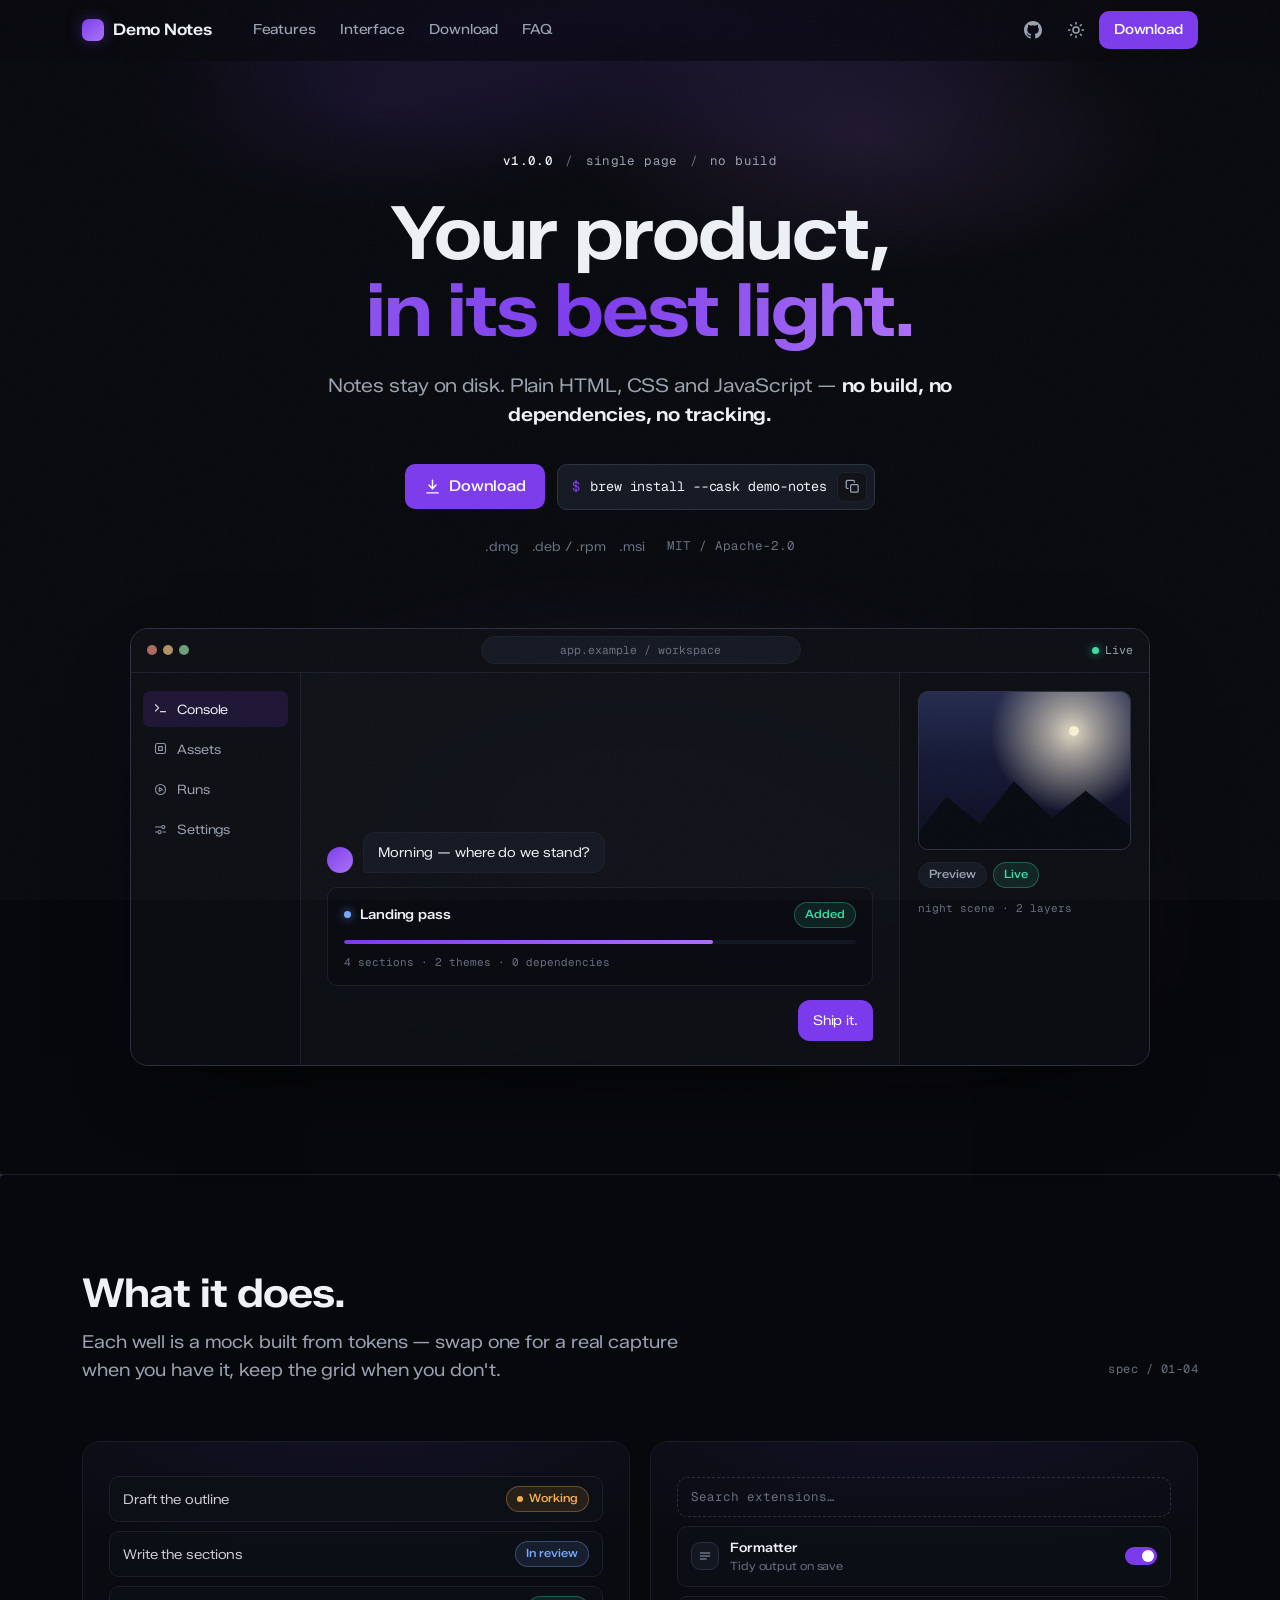
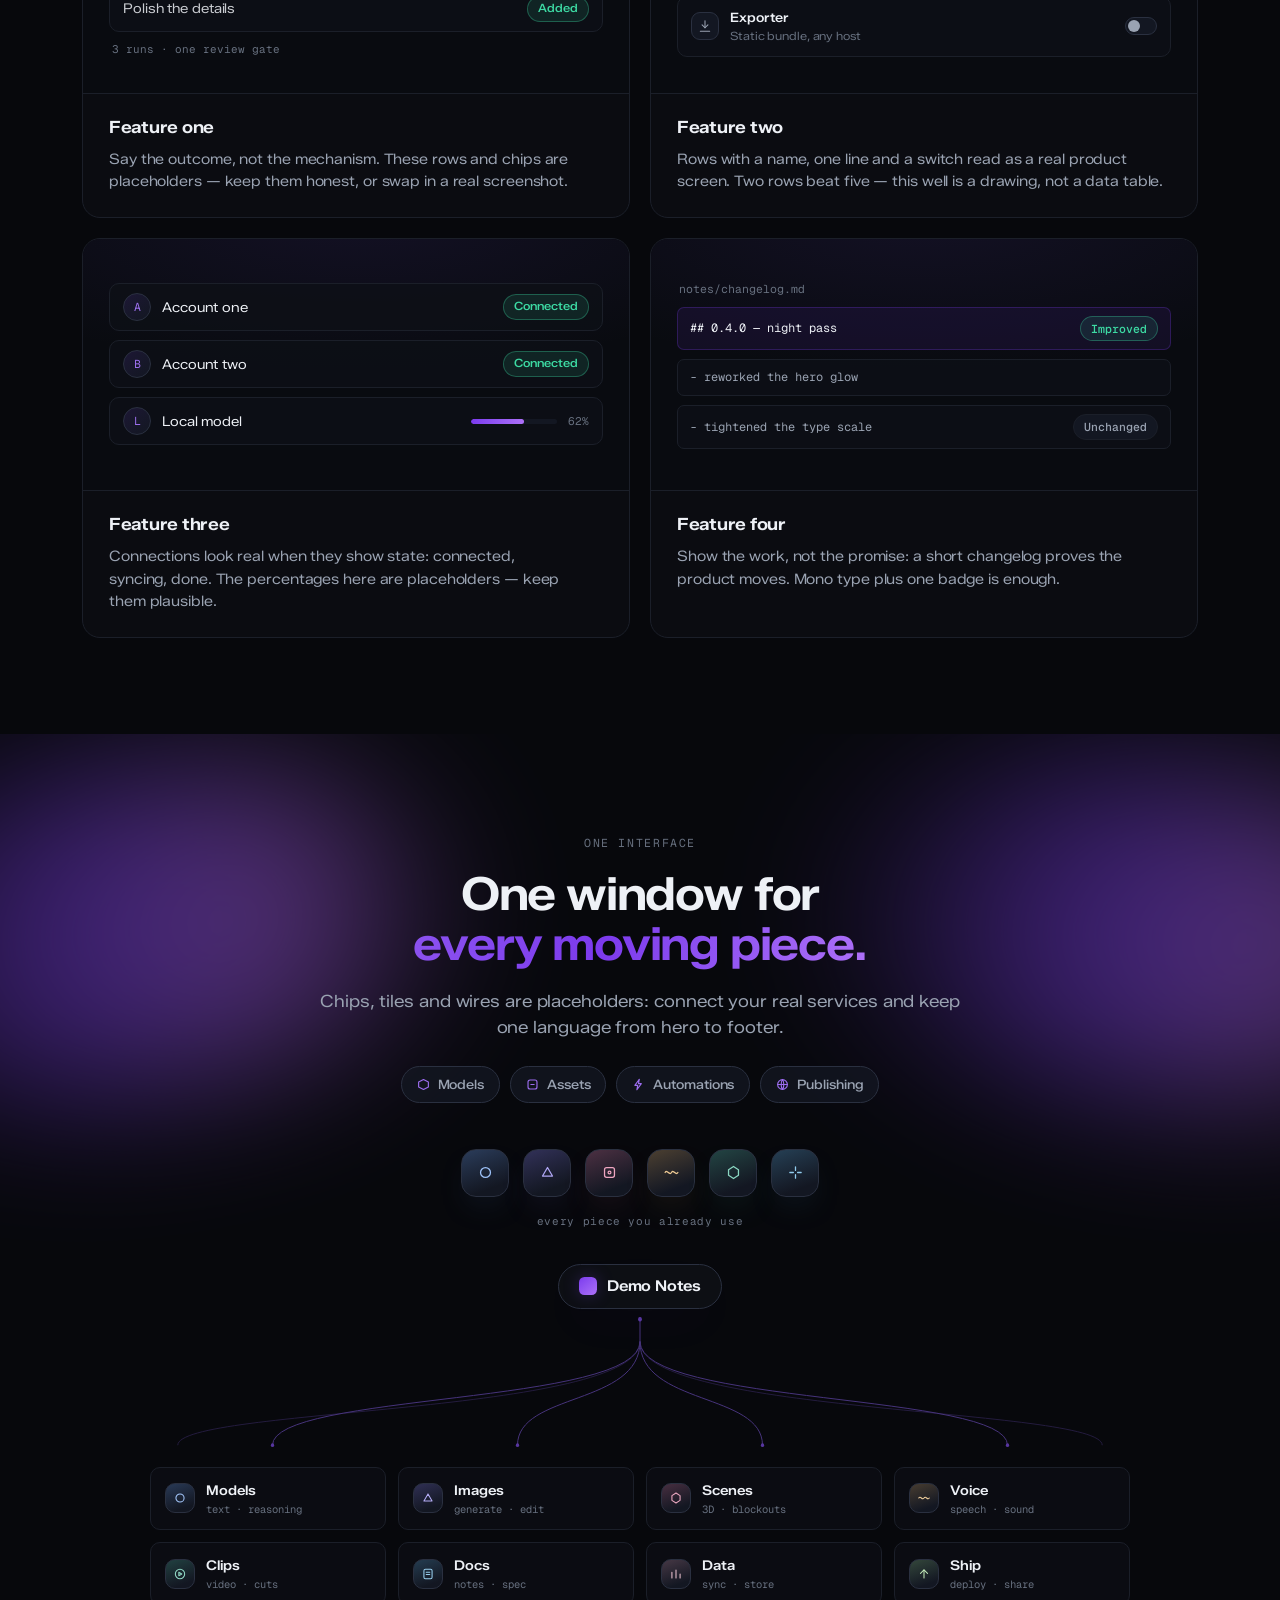
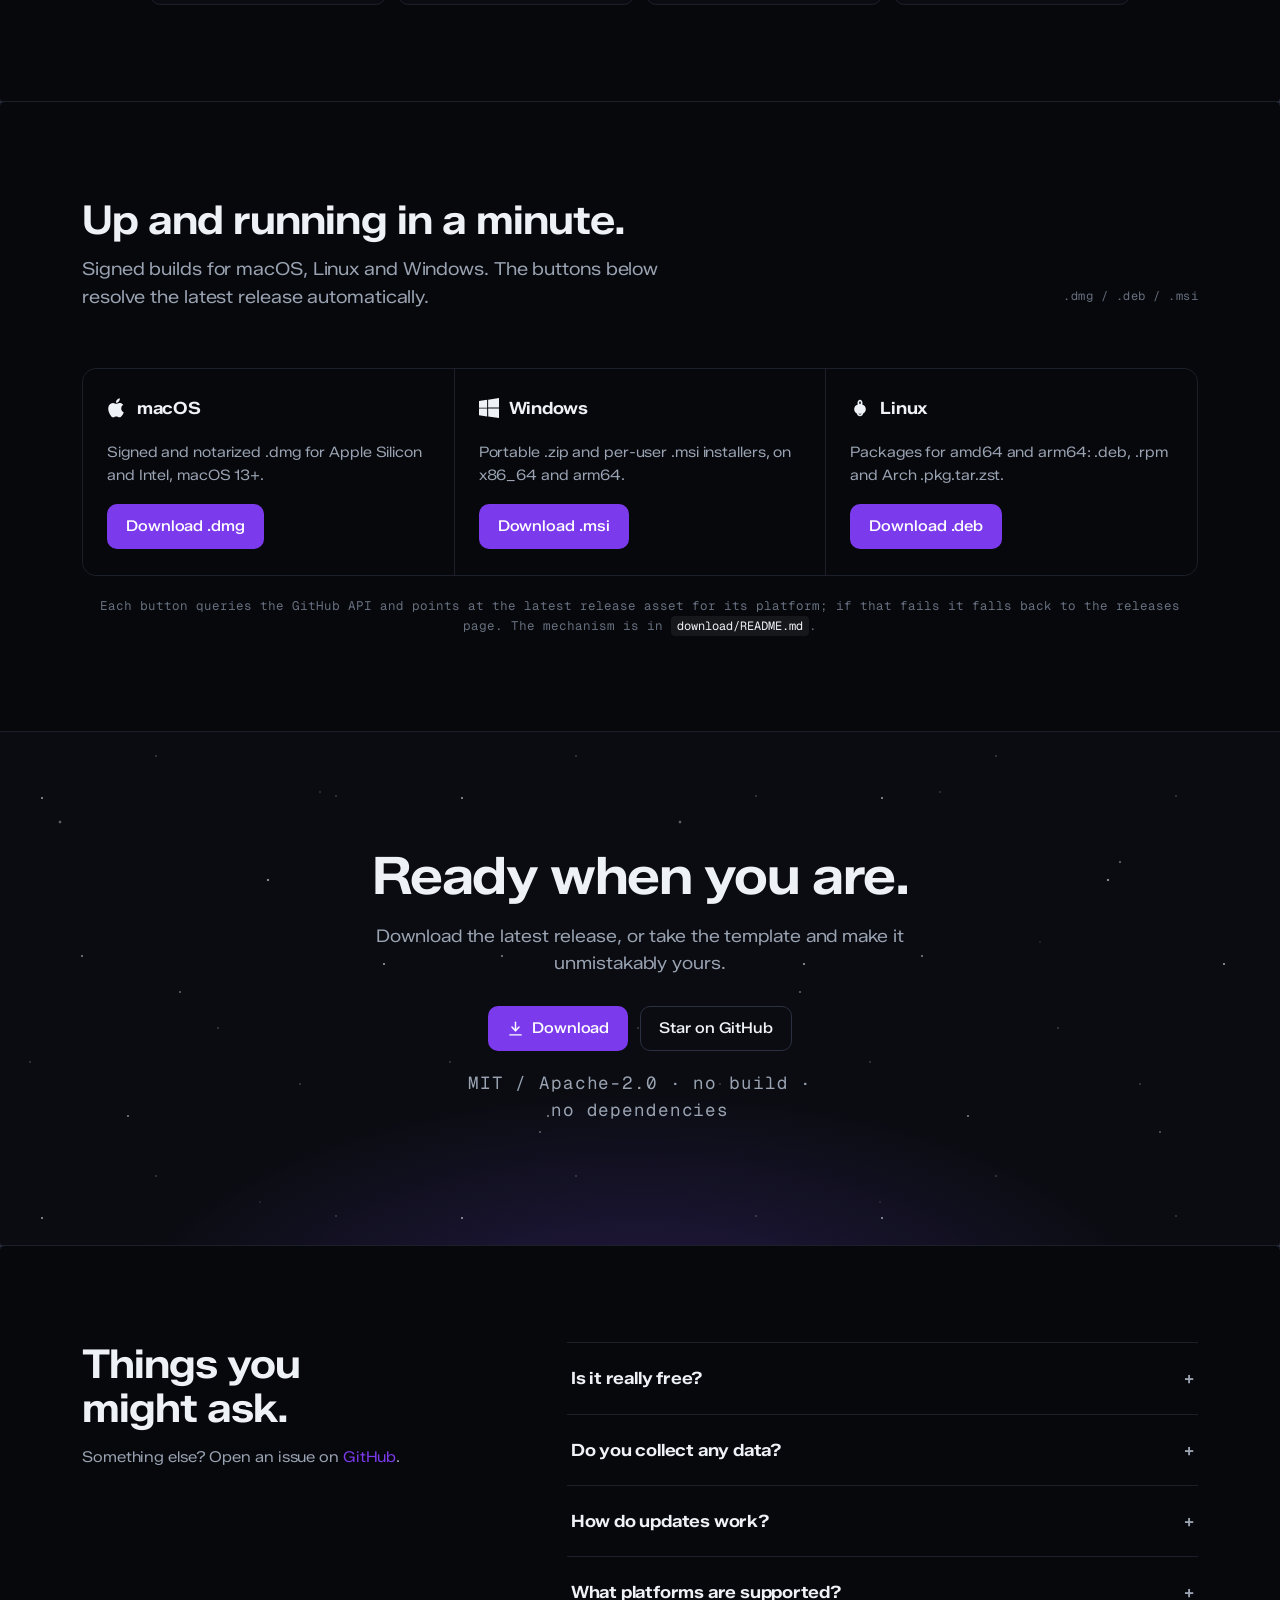
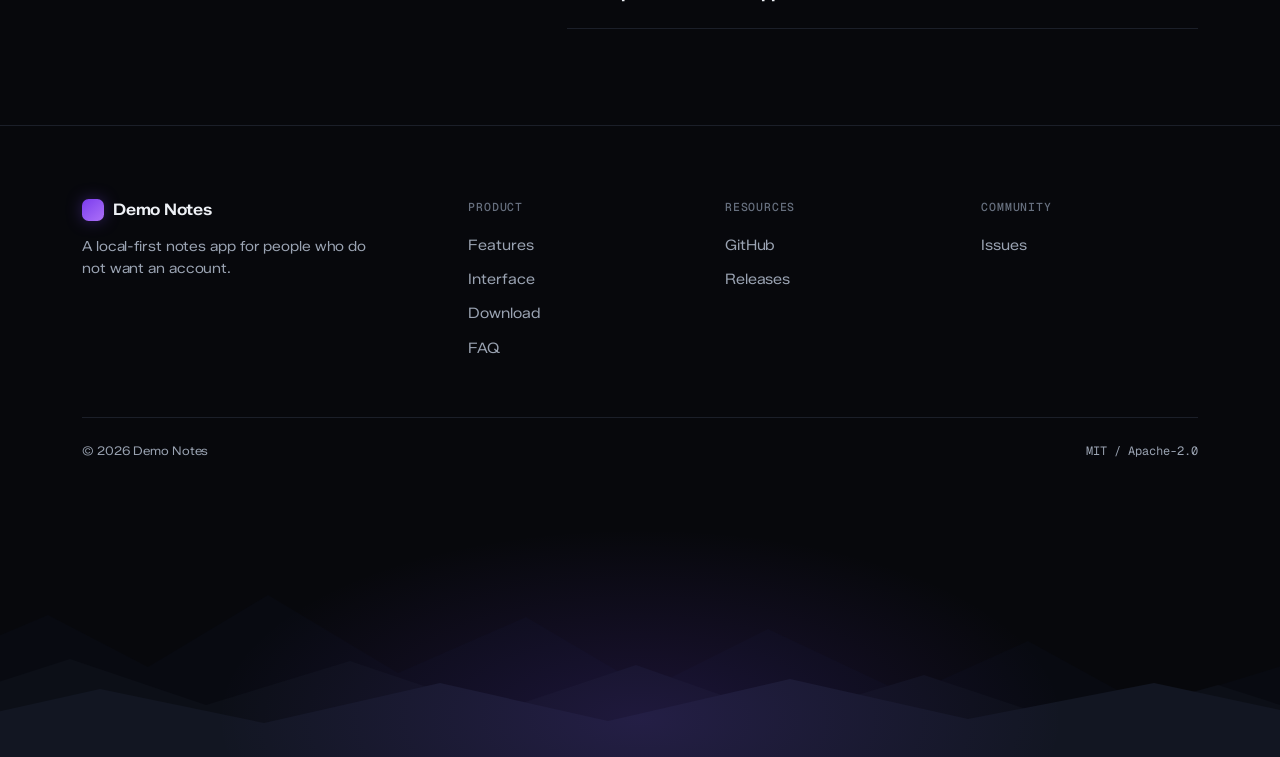
<file: demo-v2/index.html>
<!DOCTYPE html>
<html lang="en" data-repo="mafhper/landing-starter">
<head>
  <meta charset="utf-8" />
  <meta name="viewport" content="width=device-width, initial-scale=1" />
  <title>Demo Notes</title>
  <meta name="description" content="A local-first notes app for people who do not want an account." />

  <!-- Open Graph -->
  <meta property="og:title" content="Demo Notes" />
  <meta property="og:description" content="A local-first notes app for people who do not want an account." />
  <meta property="og:type" content="website" />

  <!--
    Anti-FOUC, dark-first: a Aurora nasce escura; o tema claro é escolha
    explícita e este script a aplica antes do primeiro paint. Precisa ficar
    inline e no <head> — como arquivo externo, a página pisca no tema errado.
  -->
  <script>
    (function () {
      try {
        var t = localStorage.getItem("theme");
        document.documentElement.classList.toggle("light", t === "light");
      } catch (e) {}
    })();
  </script>

  <!-- Fontes self-hosted (OFL, licenças em assets/fonts/): preload evita
       o flash de fallback no primeiro paint do hero. -->
  <link rel="preload" href="assets/fonts/ZalandoSansSemiExpanded-variable.woff2" as="font" type="font/woff2" crossorigin />
  <link rel="preload" href="assets/fonts/GeistMono-variable.woff2" as="font" type="font/woff2" crossorigin />
  <link rel="stylesheet" href="assets/css/styles.css" />
</head>
<body>
  <header class="nav" id="nav">
    <div class="nav-inner">
      <a class="brand" href="/">
        <span class="brand-mark" aria-hidden="true"></span>
        <span>Demo Notes</span>
      </a>

      <nav class="nav-links" aria-label="Primary">
        <a href="#features">Features</a>
        <a href="#interface">Interface</a>
        <a href="#download">Download</a>
        <a href="#faq">FAQ</a>
      </nav>

      <div class="nav-right">
        <a class="nav-gh" href="https://github.com/mafhper/landing-starter" target="_blank" rel="noopener" aria-label="GitHub repository">
          <svg viewBox="0 0 16 16" width="18" height="18" fill="currentColor" aria-hidden="true"><path d="M8 0C3.58 0 0 3.58 0 8c0 3.54 2.29 6.53 5.47 7.59.4.07.55-.17.55-.38 0-.19-.01-.82-.01-1.49-2.01.37-2.53-.49-2.69-.94-.09-.23-.48-.94-.82-1.13-.28-.15-.68-.52-.01-.53.63-.01 1.08.58 1.23.82.72 1.21 1.87.87 2.33.66.07-.52.28-.87.51-1.07-1.78-.2-3.64-.89-3.64-3.95 0-.87.31-1.59.82-2.15-.08-.2-.36-1.02.08-2.12 0 0 .67-.21 2.2.82a7.42 7.42 0 0 1 4 0c1.53-1.04 2.2-.82 2.2-.82.44 1.1.16 1.92.08 2.12.51.56.82 1.27.82 2.15 0 3.07-1.87 3.75-3.65 3.95.29.25.54.73.54 1.48 0 1.07-.01 1.93-.01 2.2 0 .21.15.46.55.38A8.01 8.01 0 0 0 16 8c0-4.42-3.58-8-8-8Z"/></svg>
        </a>

        <button type="button" class="icon-btn" id="theme-toggle" aria-label="Toggle theme" title="Toggle theme">
          <svg viewBox="0 0 24 24" width="18" height="18" fill="none" stroke="currentColor" stroke-width="2" stroke-linecap="round" stroke-linejoin="round" aria-hidden="true">
            <g class="icon-sun"><circle cx="12" cy="12" r="4"/><path d="M12 2v2M12 20v2M4.9 4.9l1.4 1.4M17.7 17.7l1.4 1.4M2 12h2M20 12h2M4.9 19.1l1.4-1.4M17.7 6.3l1.4-1.4"/></g>
            <path class="icon-moon" d="M12 3a6 6 0 0 0 9 9 9 9 0 1 1-9-9Z"/>
          </svg>
        </button>

        <a class="btn btn-primary" href="#download">Download</a>
      </div>
    </div>
  </header>

  <main>
    <!-- ============================== HERO ============================== -->
    <section class="hero">
      <div class="hero-aura" aria-hidden="true"></div>

      <div class="wrap hero-inner">
        <span class="hero-spec mono">
          <b>v1.0.0</b>
          <span class="sep">/</span>
          <span>single page</span>
          <span class="sep">/</span>
          <span>no build</span>
        </span>

        <h1>Your product,<br /><span class="accent-word">in its best light.</span></h1>

        <p class="lede">
          Notes stay on disk. Plain HTML, CSS and JavaScript —
          <b>no build, no dependencies, no tracking.</b>
        </p>

        <div class="cta-row">
          <a class="btn btn-primary" href="#download">
            <svg viewBox="0 0 24 24" width="17" height="17" fill="none" stroke="currentColor" stroke-width="2" stroke-linecap="round" stroke-linejoin="round" aria-hidden="true"><path d="M12 3v12"/><path d="m7 10 5 5 5-5"/><path d="M4 21h16"/></svg>
            <span>Download</span>
          </a>
          <div class="brew" id="brew">
            <span class="sigil">$</span>
            <span class="brew-cmd">brew install --cask demo-notes</span>
            <button type="button" class="copy-btn" data-copy="brew install --cask demo-notes" aria-label="Copy command"></button>
          </div>
        </div>

        <p class="hero-foot">
          <span class="foot-os-row">
            <span class="foot-os">.dmg<span class="foot-tip mono">macOS</span></span>
            <span class="foot-os">.deb / .rpm<span class="foot-tip mono">Linux</span></span>
            <span class="foot-os">.msi<span class="foot-tip mono">Windows</span></span>
          </span>
          <span class="foot-lic mono">MIT / Apache-2.0</span>
        </p>
      </div>

      <!-- O shot: moldura de navegador com um mock de produto feito em
           HTML/CSS puro — nada de imagem. O halo atrás é o artefato-assinatura.
           Tudo decoração: aria-hidden, textos são placeholders. -->
      <div class="wrap shot-wrap">
        <div class="shot">
          <div class="shot-halo" aria-hidden="true"></div>

          <figure class="frame" aria-hidden="true">
            <div class="frame-bar">
              <span class="frame-dots"><i></i><i></i><i></i></span>
              <span class="frame-addr mono">app.example / workspace</span>
              <span class="frame-live mono"><i></i>Live</span>
            </div>

            <div class="frame-body">
              <aside class="f-rail">
                <span class="f-item is-on"><svg viewBox="0 0 24 24" width="15" height="15" fill="none" stroke="currentColor" stroke-width="1.8" stroke-linecap="round" stroke-linejoin="round"><path d="m4 6 5 5-5 5"/><path d="M12 17h8"/></svg>Console</span>
                <span class="f-item"><svg viewBox="0 0 24 24" width="15" height="15" fill="none" stroke="currentColor" stroke-width="1.8" stroke-linecap="round" stroke-linejoin="round"><rect x="4" y="4" width="16" height="16" rx="3"/><path d="M9 9h6v6H9z"/></svg>Assets</span>
                <span class="f-item"><svg viewBox="0 0 24 24" width="15" height="15" fill="none" stroke="currentColor" stroke-width="1.8" stroke-linecap="round" stroke-linejoin="round"><circle cx="12" cy="12" r="8"/><path d="m10 9 5 3-5 3z"/></svg>Runs</span>
                <span class="f-item"><svg viewBox="0 0 24 24" width="15" height="15" fill="none" stroke="currentColor" stroke-width="1.8" stroke-linecap="round" stroke-linejoin="round"><path d="M4 8h9"/><circle cx="16.5" cy="8" r="2.5"/><path d="M4 16h3"/><circle cx="10.5" cy="16" r="2.5"/><path d="M16 16h4"/></svg>Settings</span>
              </aside>

              <div class="f-main">
                <div class="f-msg">
                  <span class="f-avatar"></span>
                  <span class="f-bubble">Morning — where do we stand?</span>
                </div>

                <div class="f-card">
                  <div class="f-card-head">
                    <span class="f-dot"></span>
                    <span class="f-card-title">Landing pass</span>
                    <span class="chip ok">Added</span>
                  </div>
                  <div class="f-progress"><i></i></div>
                  <div class="f-card-meta mono">4 sections · 2 themes · 0 dependencies</div>
                </div>

                <div class="f-msg f-msg-right">
                  <span class="f-bubble f-bubble-accent">Ship it.</span>
                </div>
              </div>

              <div class="f-side">
                <span class="f-scene"><i class="f-moon"></i></span>
                <span class="f-side-chips"><span class="chip">Preview</span><span class="chip ok">Live</span></span>
                <span class="f-side-meta mono">night scene · 2 layers</span>
              </div>
            </div>
          </figure>
        </div>
      </div>
    </section>

    <!-- ============================ FEATURES ============================ -->
    <section class="section rule" id="features">
      <div class="wrap">
        <div class="section-head">
          <div class="section-head-copy">
            <h2>What it does.</h2>
            <p>Each well is a mock built from tokens — swap one for a real capture when you have it, keep the grid when you don't.</p>
          </div>
          <span class="spec-line mono">spec / 01-04</span>
        </div>

        <div class="feat-grid">
          <article class="card">
            <div class="well">
              <div class="mock mock-runs">
                <div class="mr-row"><span class="mr-name">Draft the outline</span><span class="chip busy"><i class="dot"></i>Working</span></div>
                <div class="mr-row"><span class="mr-name">Write the sections</span><span class="chip info">In review</span></div>
                <div class="mr-row"><span class="mr-name">Polish the details</span><span class="chip ok">Added</span></div>
                <div class="mr-meta mono">3 runs · one review gate</div>
              </div>
            </div>
            <div class="card-body">
              <h3>Feature one</h3>
              <p>Say the outcome, not the mechanism. These rows and chips are placeholders — keep them honest, or swap in a real screenshot.</p>
            </div>
          </article>

          <article class="card">
            <div class="well">
              <div class="mock mock-panel">
                <div class="mp-search mono">Search extensions…</div>
                <div class="mp-row">
                  <span class="mp-mark"><svg viewBox="0 0 24 24" width="14" height="14" fill="none" stroke="currentColor" stroke-width="1.8" stroke-linecap="round" stroke-linejoin="round"><path d="M4 7h16M4 12h16M4 17h10"/></svg></span>
                  <span class="mp-copy"><b>Formatter</b><i>Tidy output on save</i></span>
                  <span class="sw is-on"></span>
                </div>
                <div class="mp-row">
                  <span class="mp-mark"><svg viewBox="0 0 24 24" width="14" height="14" fill="none" stroke="currentColor" stroke-width="1.8" stroke-linecap="round" stroke-linejoin="round"><path d="M12 3v12"/><path d="m7 10 5 5 5-5"/><path d="M4 21h16"/></svg></span>
                  <span class="mp-copy"><b>Exporter</b><i>Static bundle, any host</i></span>
                  <span class="sw"></span>
                </div>
              </div>
            </div>
            <div class="card-body">
              <h3>Feature two</h3>
              <p>Rows with a name, one line and a switch read as a real product screen. Two rows beat five — this well is a drawing, not a data table.</p>
            </div>
          </article>

          <article class="card">
            <div class="well">
              <div class="mock mock-conn">
                <div class="mc-row"><span class="mc-mark">A</span><span class="mc-name">Account one</span><span class="chip ok">Connected</span></div>
                <div class="mc-row"><span class="mc-mark">B</span><span class="mc-name">Account two</span><span class="chip ok">Connected</span></div>
                <div class="mc-row"><span class="mc-mark">L</span><span class="mc-name">Local model</span><span class="mc-bar"><i></i></span><span class="mc-pct mono">62%</span></div>
              </div>
            </div>
            <div class="card-body">
              <h3>Feature three</h3>
              <p>Connections look real when they show state: connected, syncing, done. The percentages here are placeholders — keep them plausible.</p>
            </div>
          </article>

          <article class="card">
            <div class="well">
              <div class="mock mock-notes">
                <div class="mn-path mono">notes/changelog.md</div>
                <div class="mn-line mono">## 0.4.0 — night pass <span class="chip ok">Improved</span></div>
                <div class="mn-line mono">- reworked the hero glow</div>
                <div class="mn-line mono">- tightened the type scale <span class="chip">Unchanged</span></div>
              </div>
            </div>
            <div class="card-body">
              <h3>Feature four</h3>
              <p>Show the work, not the promise: a short changelog proves the product moves. Mono type plus one badge is enough.</p>
            </div>
          </article>
        </div>
      </div>
    </section>

    <!-- ============================ INTERFACE ============================ -->
    <!-- Os ribbons (faixas borradas) e o diagrama são os artefatos desta seção:
         tudo CSS/SVG, sem imagem, sem vídeo. -->
    <section class="section int" id="interface">
      <div class="ribbons" aria-hidden="true">
        <span class="ribbon rb-l"></span>
        <span class="ribbon rb-r"></span>
      </div>

      <div class="wrap int-inner">
        <div class="int-head">
          <span class="eyebrow mono">one interface</span>
          <h2>One window for<br /><span class="accent-word">every moving piece.</span></h2>
          <p class="int-lede">Chips, tiles and wires are placeholders: connect your real services and keep one language from hero to footer.</p>

          <div class="chips">
            <span class="chip-ico"><svg viewBox="0 0 16 16" width="13" height="13" fill="none" stroke="currentColor" stroke-width="1.4" stroke-linecap="round" stroke-linejoin="round"><path d="M8 1.8 14 5v6l-6 3.2L2 11V5z"/></svg>Models</span>
            <span class="chip-ico"><svg viewBox="0 0 16 16" width="13" height="13" fill="none" stroke="currentColor" stroke-width="1.4" stroke-linecap="round" stroke-linejoin="round"><rect x="2.5" y="2.5" width="11" height="11" rx="2.5"/><path d="M6 8h4"/></svg>Assets</span>
            <span class="chip-ico"><svg viewBox="0 0 16 16" width="13" height="13" fill="none" stroke="currentColor" stroke-width="1.4" stroke-linecap="round" stroke-linejoin="round"><path d="M9 1.5 3.5 9H7l-1 5.5L11.5 7H8z"/></svg>Automations</span>
            <span class="chip-ico"><svg viewBox="0 0 16 16" width="13" height="13" fill="none" stroke="currentColor" stroke-width="1.4" stroke-linecap="round" stroke-linejoin="round"><circle cx="8" cy="8" r="6"/><path d="M2 8h12M8 2c2.2 2.6 2.2 9.4 0 12-2.2-2.6-2.2-9.4 0-12z"/></svg>Publishing</span>
          </div>
        </div>

        <div class="icons" aria-hidden="true">
          <span class="ico" style="--t-h:#6ea8fe"><svg viewBox="0 0 24 24" width="17" height="17" fill="none" stroke="currentColor" stroke-width="1.8" stroke-linecap="round"><circle cx="12" cy="12" r="7"/></svg></span>
          <span class="ico" style="--t-h:#8b7cf6"><svg viewBox="0 0 24 24" width="17" height="17" fill="none" stroke="currentColor" stroke-width="1.8" stroke-linecap="round" stroke-linejoin="round"><path d="M12 5 19 17H5z"/></svg></span>
          <span class="ico" style="--t-h:#f078a0"><svg viewBox="0 0 24 24" width="17" height="17" fill="none" stroke="currentColor" stroke-width="1.8" stroke-linecap="round" stroke-linejoin="round"><rect x="5" y="5" width="14" height="14" rx="3"/><circle cx="12" cy="12" r="2"/></svg></span>
          <span class="ico" style="--t-h:#f0b45a"><svg viewBox="0 0 24 24" width="17" height="17" fill="none" stroke="currentColor" stroke-width="1.8" stroke-linecap="round"><path d="M3 12c3-5 6 5 9 0s6 5 9 0"/></svg></span>
          <span class="ico" style="--t-h:#4ec9a4"><svg viewBox="0 0 24 24" width="17" height="17" fill="none" stroke="currentColor" stroke-width="1.8" stroke-linecap="round" stroke-linejoin="round"><path d="M12 3.5 19 8v8l-7 4.5L5 16V8z"/></svg></span>
          <span class="ico" style="--t-h:#59b6e8"><svg viewBox="0 0 24 24" width="17" height="17" fill="none" stroke="currentColor" stroke-width="1.8" stroke-linecap="round"><path d="M12 4v5M12 15v5M4 12h5M15 12h5"/></svg></span>
        </div>
        <span class="icons-cap mono">every piece you already use</span>

        <div class="pipeline">
          <span class="hub"><span class="brand-mark" aria-hidden="true"></span><span>Demo Notes</span></span>

          <!-- Fiação do diagrama: puro SVG, stroke fino; os pontos nas pontas
               "aterrissam" na grade de ferramentas abaixo. -->
          <svg class="wires" viewBox="0 0 1200 140" preserveAspectRatio="none" aria-hidden="true">
            <path class="w-faint" d="M600 26 C600 104 34 96 34 136"/>
            <path class="w-faint" d="M600 26 C600 104 1166 96 1166 136"/>
            <path d="M600 0 V 26"/>
            <path d="M600 26 C600 94 150 80 150 136"/>
            <path d="M600 26 C600 94 450 80 450 136"/>
            <path d="M600 26 C600 94 750 80 750 136"/>
            <path d="M600 26 C600 94 1050 80 1050 136"/>
            <circle cx="600" cy="2.4" r="2.4"/>
            <circle cx="150" cy="136" r="2"/>
            <circle cx="450" cy="136" r="2"/>
            <circle cx="750" cy="136" r="2"/>
            <circle cx="1050" cy="136" r="2"/>
          </svg>

          <div class="tool-grid">
            <span class="tool"><span class="tool-mark" style="--t-h:#6ea8fe"><svg viewBox="0 0 24 24" width="14" height="14" fill="none" stroke="currentColor" stroke-width="1.8" stroke-linecap="round"><circle cx="12" cy="12" r="7"/></svg></span><span class="tool-copy"><b>Models</b><i class="mono">text · reasoning</i></span></span>
            <span class="tool"><span class="tool-mark" style="--t-h:#8b7cf6"><svg viewBox="0 0 24 24" width="14" height="14" fill="none" stroke="currentColor" stroke-width="1.8" stroke-linecap="round" stroke-linejoin="round"><path d="M12 5 19 17H5z"/></svg></span><span class="tool-copy"><b>Images</b><i class="mono">generate · edit</i></span></span>
            <span class="tool"><span class="tool-mark" style="--t-h:#f078a0"><svg viewBox="0 0 24 24" width="14" height="14" fill="none" stroke="currentColor" stroke-width="1.8" stroke-linecap="round" stroke-linejoin="round"><path d="M12 3.5 19 8v8l-7 4.5L5 16V8z"/></svg></span><span class="tool-copy"><b>Scenes</b><i class="mono">3D · blockouts</i></span></span>
            <span class="tool"><span class="tool-mark" style="--t-h:#f0b45a"><svg viewBox="0 0 24 24" width="14" height="14" fill="none" stroke="currentColor" stroke-width="1.8" stroke-linecap="round"><path d="M3 12c3-5 6 5 9 0s6 5 9 0"/></svg></span><span class="tool-copy"><b>Voice</b><i class="mono">speech · sound</i></span></span>
            <span class="tool"><span class="tool-mark" style="--t-h:#4ec9a4"><svg viewBox="0 0 24 24" width="14" height="14" fill="none" stroke="currentColor" stroke-width="1.8" stroke-linecap="round" stroke-linejoin="round"><circle cx="12" cy="12" r="8"/><path d="m10 9 5 3-5 3z"/></svg></span><span class="tool-copy"><b>Clips</b><i class="mono">video · cuts</i></span></span>
            <span class="tool"><span class="tool-mark" style="--t-h:#59b6e8"><svg viewBox="0 0 24 24" width="14" height="14" fill="none" stroke="currentColor" stroke-width="1.8" stroke-linecap="round" stroke-linejoin="round"><rect x="5" y="4" width="14" height="16" rx="2.5"/><path d="M9 9h6M9 13h6"/></svg></span><span class="tool-copy"><b>Docs</b><i class="mono">notes · spec</i></span></span>
            <span class="tool"><span class="tool-mark" style="--t-h:#e8a0b4"><svg viewBox="0 0 24 24" width="14" height="14" fill="none" stroke="currentColor" stroke-width="1.8" stroke-linecap="round"><path d="M5 19V9M12 19V5M19 19v-7"/></svg></span><span class="tool-copy"><b>Data</b><i class="mono">sync · store</i></span></span>
            <span class="tool"><span class="tool-mark" style="--t-h:#9ee08a"><svg viewBox="0 0 24 24" width="14" height="14" fill="none" stroke="currentColor" stroke-width="1.8" stroke-linecap="round" stroke-linejoin="round"><path d="M12 19V5"/><path d="m6 11 6-6 6 6"/></svg></span><span class="tool-copy"><b>Ship</b><i class="mono">deploy · share</i></span></span>
          </div>
        </div>
      </div>
    </section>

    <!-- ============================ DOWNLOAD ============================ -->
    <section class="section rule" id="download">
      <div class="wrap">
        <div class="section-head">
          <div class="section-head-copy">
            <h2>Up and running in a minute.</h2>
            <p>Signed builds for macOS, Linux and Windows. The buttons below resolve the latest release automatically.</p>
          </div>
          <span class="spec-line mono">.dmg / .deb / .msi</span>
        </div>

        <div class="card-grid card-grid-3">
          <div class="install-card">
            <div class="install-os"><svg class="os-mark" viewBox="0 0 24 24" fill="currentColor" aria-hidden="true"><path d="M17.05 12.54c-.03-2.9 2.36-4.29 2.47-4.36-1.35-1.97-3.44-2.24-4.18-2.27-1.78-.18-3.47 1.05-4.37 1.05-.9 0-2.29-1.02-3.77-1-1.94.03-3.72 1.13-4.72 2.86-2.01 3.49-.51 8.66 1.45 11.49.96 1.39 2.1 2.94 3.6 2.89 1.45-.06 2-.93 3.75-.93 1.75 0 2.24.93 3.77.9 1.56-.03 2.55-1.41 3.5-2.81 1.1-1.61 1.56-3.17 1.58-3.25-.03-.02-3.03-1.16-3.06-4.6ZM14.2 4.06c.8-.97 1.33-2.31 1.19-3.65-1.15.05-2.53.77-3.35 1.73-.73.85-1.38 2.22-1.21 3.53 1.28.1 2.59-.65 3.37-1.61Z"/></svg><h3>macOS</h3></div>
            <p>Signed and notarized .dmg for Apple Silicon and Intel, macOS 13+.</p>
            <a class="btn btn-primary install-dl" href="https://github.com/mafhper/landing-starter/releases/latest" data-release-os="macos">Download .dmg</a>
          </div>

          <div class="install-card">
            <div class="install-os"><svg class="os-mark" viewBox="0 0 24 24" fill="currentColor" aria-hidden="true"><path d="M0 3.45 9.75 2.1v9.45H0m10.95-9.6L24 0v11.4H10.95M0 12.6h9.75v9.45L0 20.7M10.95 12.6H24V24l-12.9-1.8"/></svg><h3>Windows</h3></div>
            <p>Portable .zip and per-user .msi installers, on x86_64 and arm64.</p>
            <a class="btn btn-primary install-dl" href="https://github.com/mafhper/landing-starter/releases/latest" data-release-os="windows">Download .msi</a>
          </div>

          <div class="install-card">
            <div class="install-os"><svg class="os-mark" viewBox="0 0 24 24" fill="currentColor" aria-hidden="true"><path d="M12 2c-1.7 0-3 1.7-3 4 0 .6.1 1.2.3 1.7C6.6 8.6 5 10.7 5 13.3c0 2.4 1.3 4.4 3.2 5.3.4 2 2 3.4 3.8 3.4s3.4-1.4 3.8-3.4c1.9-.9 3.2-2.9 3.2-5.3 0-2.6-1.6-4.7-4.3-5.6.2-.5.3-1.1.3-1.7 0-2.3-1.3-4-3-4Zm0 2c.6 0 1 1 1 2 0 .4 0 .7-.1 1.1-.3-.1-.6-.1-.9-.1s-.6 0-.9.1c-.1-.4-.1-.7-.1-1.1 0-1 .4-2 1-2Zm-1.9 14.6c.5.3 1.2.4 1.9.4s1.4-.1 1.9-.4c-.4.9-1.1 1.4-1.9 1.4s-1.5-.5-1.9-1.4Z"/></svg><h3>Linux</h3></div>
            <p>Packages for amd64 and arm64: .deb, .rpm and Arch .pkg.tar.zst.</p>
            <a class="btn btn-primary install-dl" href="https://github.com/mafhper/landing-starter/releases/latest" data-release-os="linux">Download .deb</a>
          </div>
        </div>

        <p class="install-note mono">Each button queries the GitHub API and points at the latest release asset for its platform; if that fails it falls back to the releases page. The mechanism is in <code>download/README.md</code>.</p>
      </div>
    </section>

    <!-- ============================== CTA ============================== -->
    <section class="cta">
      <div class="stars" aria-hidden="true"></div>
      <div class="wrap cta-inner">
        <h2>Ready when you are.</h2>
        <p>Download the latest release, or take the template and make it unmistakably yours.</p>
        <div class="cta-row">
          <a class="btn btn-primary" href="#download">
            <svg viewBox="0 0 24 24" width="17" height="17" fill="none" stroke="currentColor" stroke-width="2" stroke-linecap="round" stroke-linejoin="round" aria-hidden="true"><path d="M12 3v12"/><path d="m7 10 5 5 5-5"/><path d="M4 21h16"/></svg>
            <span>Download</span>
          </a>
          <a class="btn btn-ghost" href="https://github.com/mafhper/landing-starter" target="_blank" rel="noopener">Star on GitHub</a>
        </div>
        <p class="cta-note mono">MIT / Apache-2.0 · no build · no dependencies</p>
      </div>
    </section>

    <!-- =============================== FAQ ============================== -->
    <section class="section rule" id="faq">
      <div class="wrap faq-grid">
        <div class="faq-head">
          <h2>Things you might ask.</h2>
          <p>Something else? Open an issue on <a href="https://github.com/mafhper/landing-starter/issues" target="_blank" rel="noopener">GitHub</a>.</p>
        </div>
        <div class="faq-list">
          <details class="faq-item">
            <summary class="faq-q"><span>Is it really free?</span><span class="faq-chev" aria-hidden="true">+</span></summary>
            <div class="faq-a"><p>Say the license, then say what it costs to run. Honesty here buys trust everywhere else.</p></div>
          </details>
          <details class="faq-item">
            <summary class="faq-q"><span>Do you collect any data?</span><span class="faq-chev" aria-hidden="true">+</span></summary>
            <div class="faq-a"><p>If the answer is "no", make it specific: what never leaves the machine, and what (if anything) the website measures.</p></div>
          </details>
          <details class="faq-item">
            <summary class="faq-q"><span>How do updates work?</span><span class="faq-chev" aria-hidden="true">+</span></summary>
            <div class="faq-a"><p>Describe the update path in one sentence. If the app checks for updates, say how often and where it checks.</p></div>
          </details>
          <details class="faq-item">
            <summary class="faq-q"><span>What platforms are supported?</span><span class="faq-chev" aria-hidden="true">+</span></summary>
            <div class="faq-a"><p>List the platforms and the minimum versions. Update this answer the day a platform changes, not later.</p></div>
          </details>
        </div>
      </div>
    </section>
  </main>

  <footer>
    <div class="wrap">
      <div class="foot-grid">
        <div class="foot-brand">
          <div class="brand"><span class="brand-mark" aria-hidden="true"></span><span>Demo Notes</span></div>
          <p>A local-first notes app for people who do not want an account.</p>
        </div>
        <div class="foot-col">
          <h5>Product</h5>
          <a href="#features">Features</a>
          <a href="#interface">Interface</a>
          <a href="#download">Download</a>
          <a href="#faq">FAQ</a>
        </div>
        <div class="foot-col">
          <h5>Resources</h5>
          <a href="https://github.com/mafhper/landing-starter" target="_blank" rel="noopener">GitHub</a>
          <a href="https://github.com/mafhper/landing-starter/releases" target="_blank" rel="noopener">Releases</a>
        </div>
        <div class="foot-col">
          <h5>Community</h5>
          <a href="https://github.com/mafhper/landing-starter/issues" target="_blank" rel="noopener">Issues</a>
        </div>
      </div>
      <div class="foot-bot">
        <span>&copy; <span id="year">2026</span> Demo Notes</span>
        <span class="mono">MIT / Apache-2.0</span>
      </div>
    </div>

    <!-- Paisagem: três cristas em SVG puro; as cores são tokens (o tema
         claro acompanha). Fecha a página como o horizonte da cena do shot. -->
    <div class="landscape" aria-hidden="true">
      <svg viewBox="0 0 1440 240" preserveAspectRatio="xMidYMax slice" focusable="false">
        <path class="l3" d="M0 240V152L128 98l100 52 120-72 130 78 128-56 122 72 120-60 140 66 120-54 120 66 150-46 172 78v78Z"/>
        <path class="l2" d="M0 240V190L150 142l136 46 144-44 148 50 138-46 148 52 140-42 150 50 144-40 162 52V240Z"/>
        <path class="l1" d="M0 240v-28l180-40 164 34 176-40 168 38 182-42 178 40 186-36 206 44V240Z"/>
      </svg>
    </div>
  </footer>

  <script src="assets/js/app.js"></script>
  <script type="module" src="assets/js/latest-release.mjs"></script>
</body>
</html>
</file>
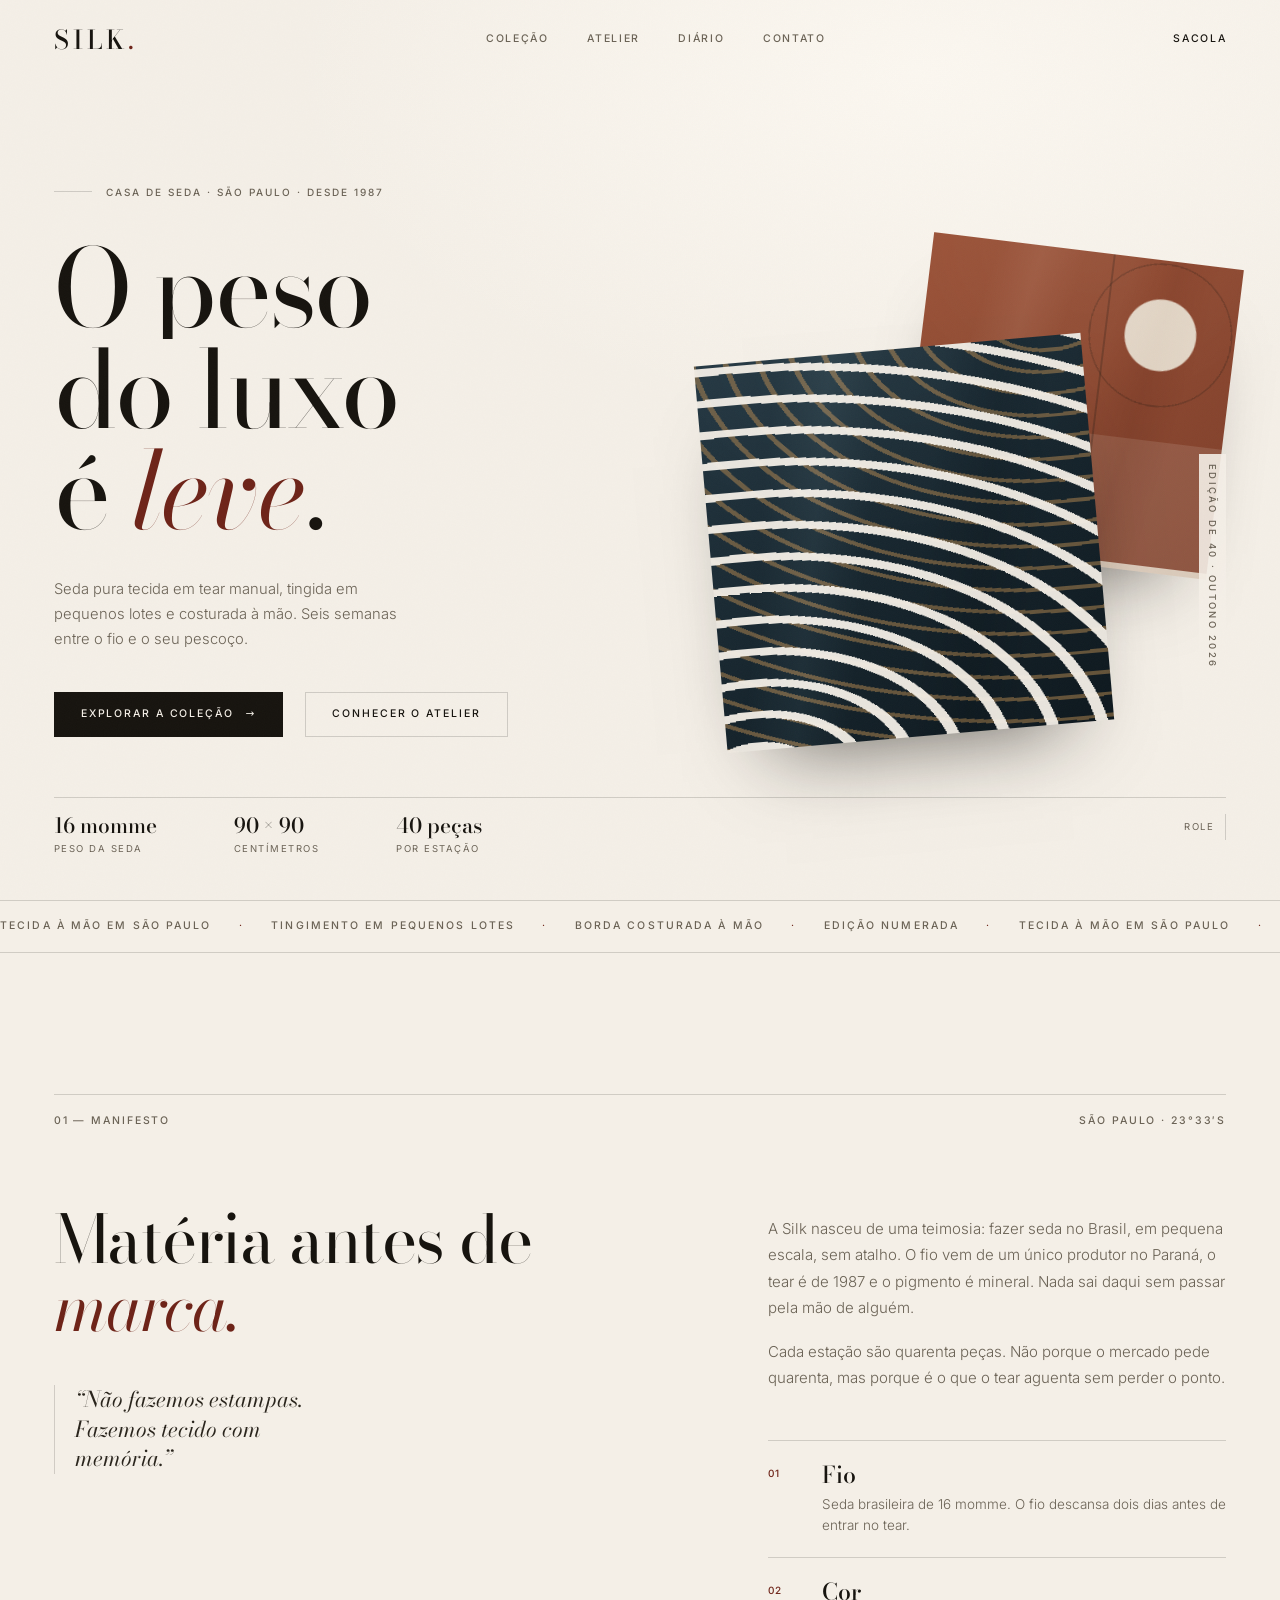
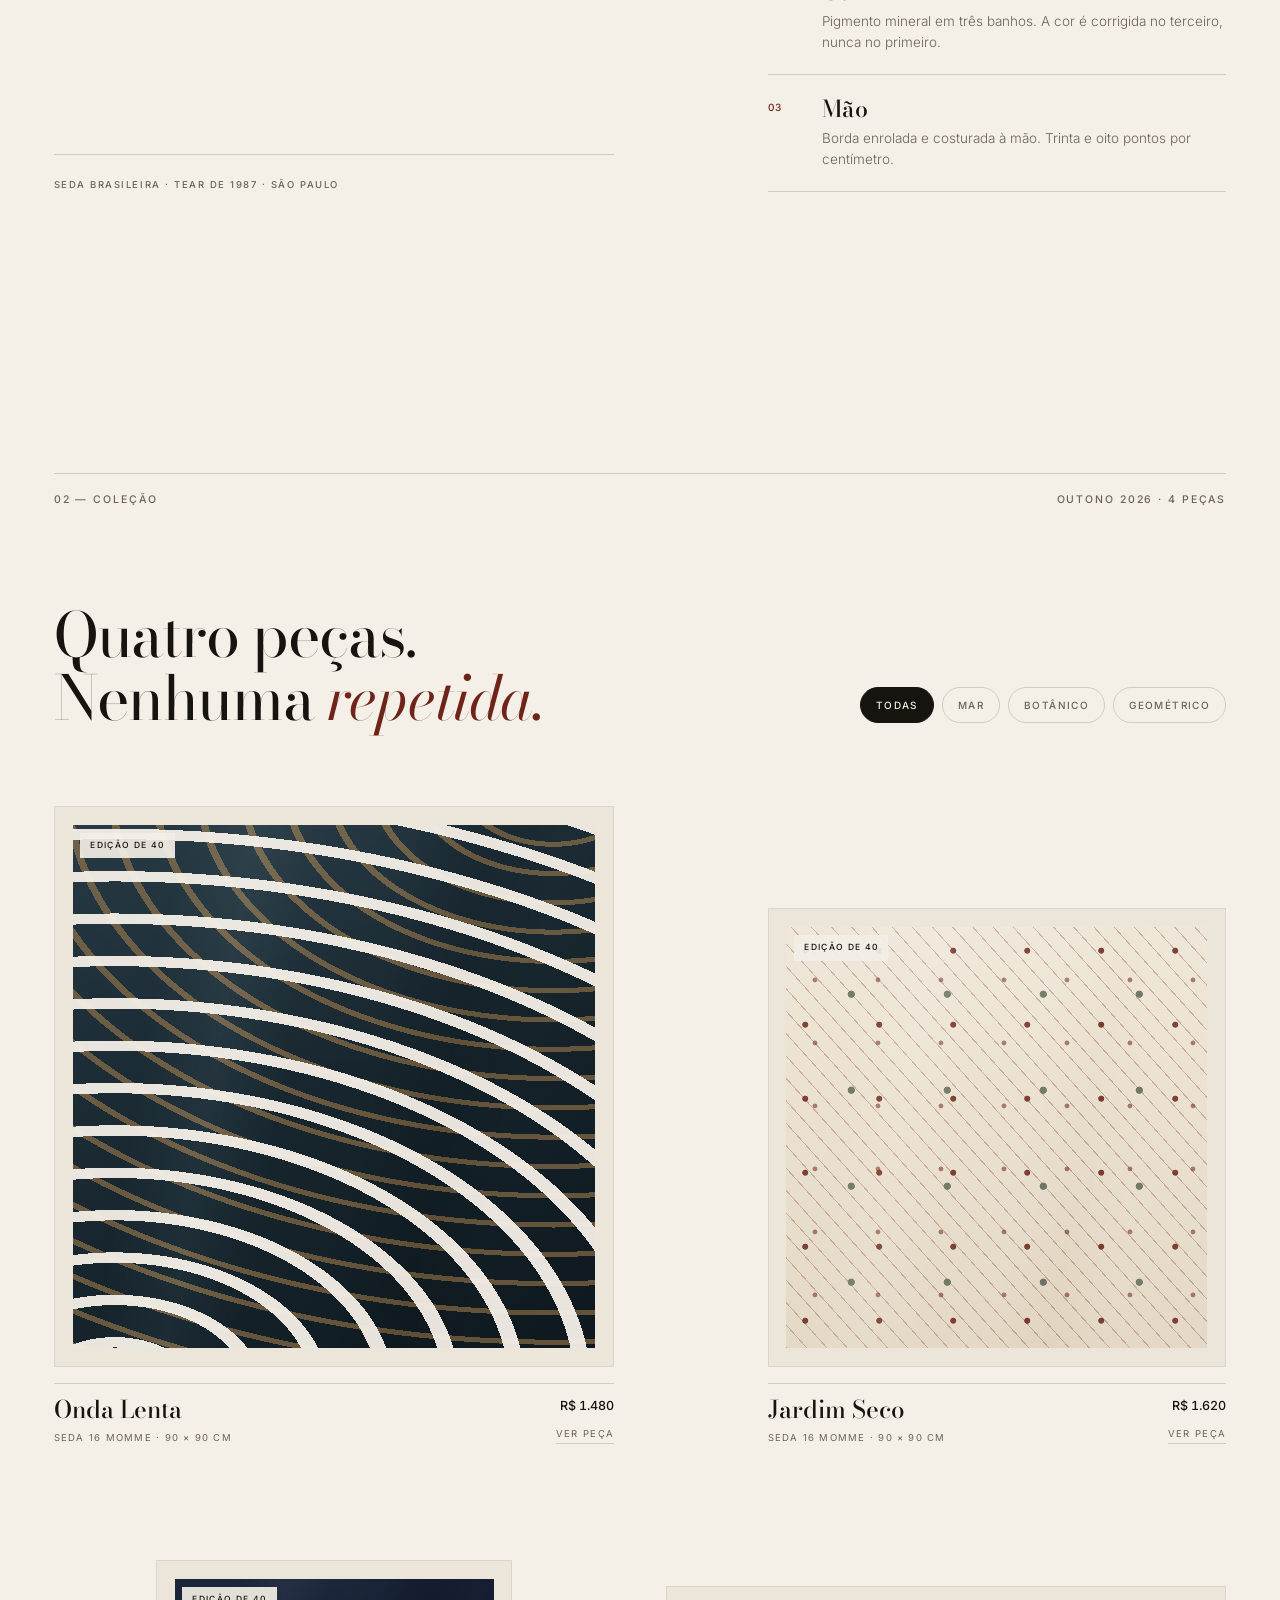
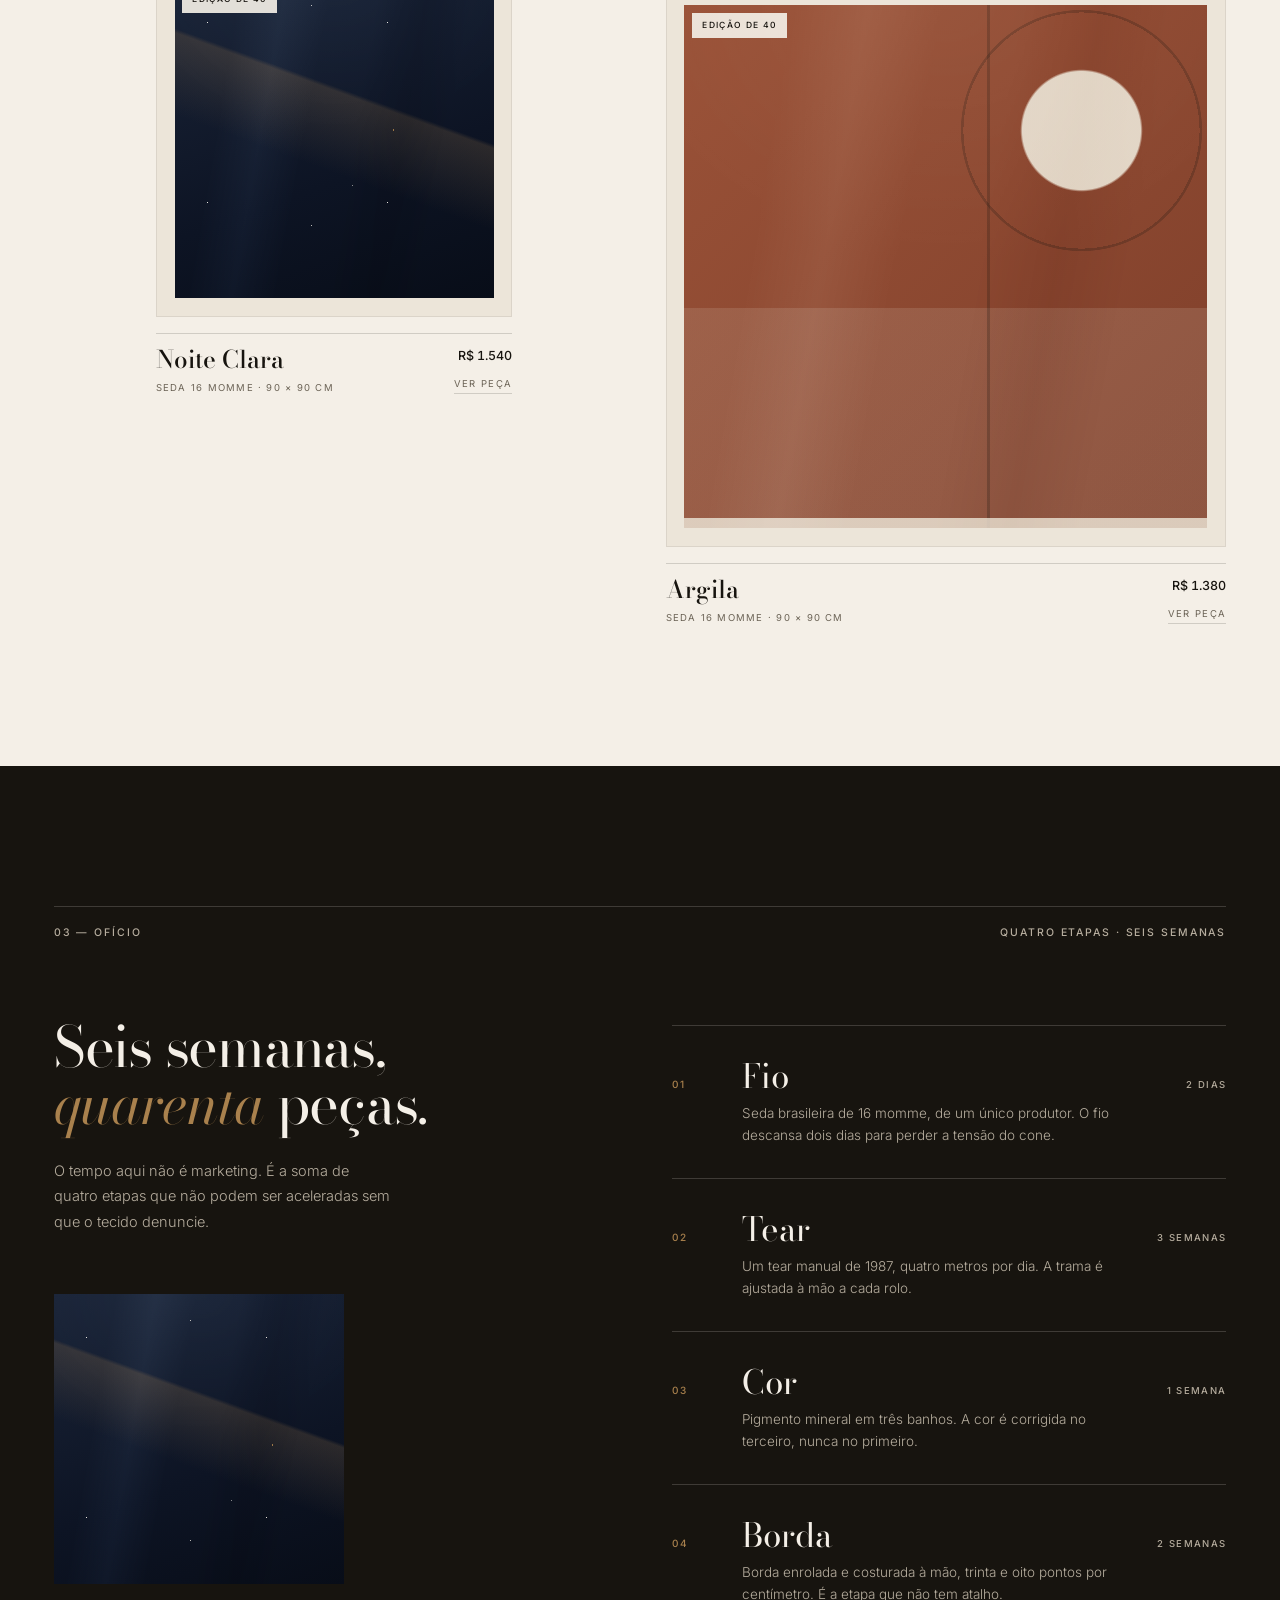
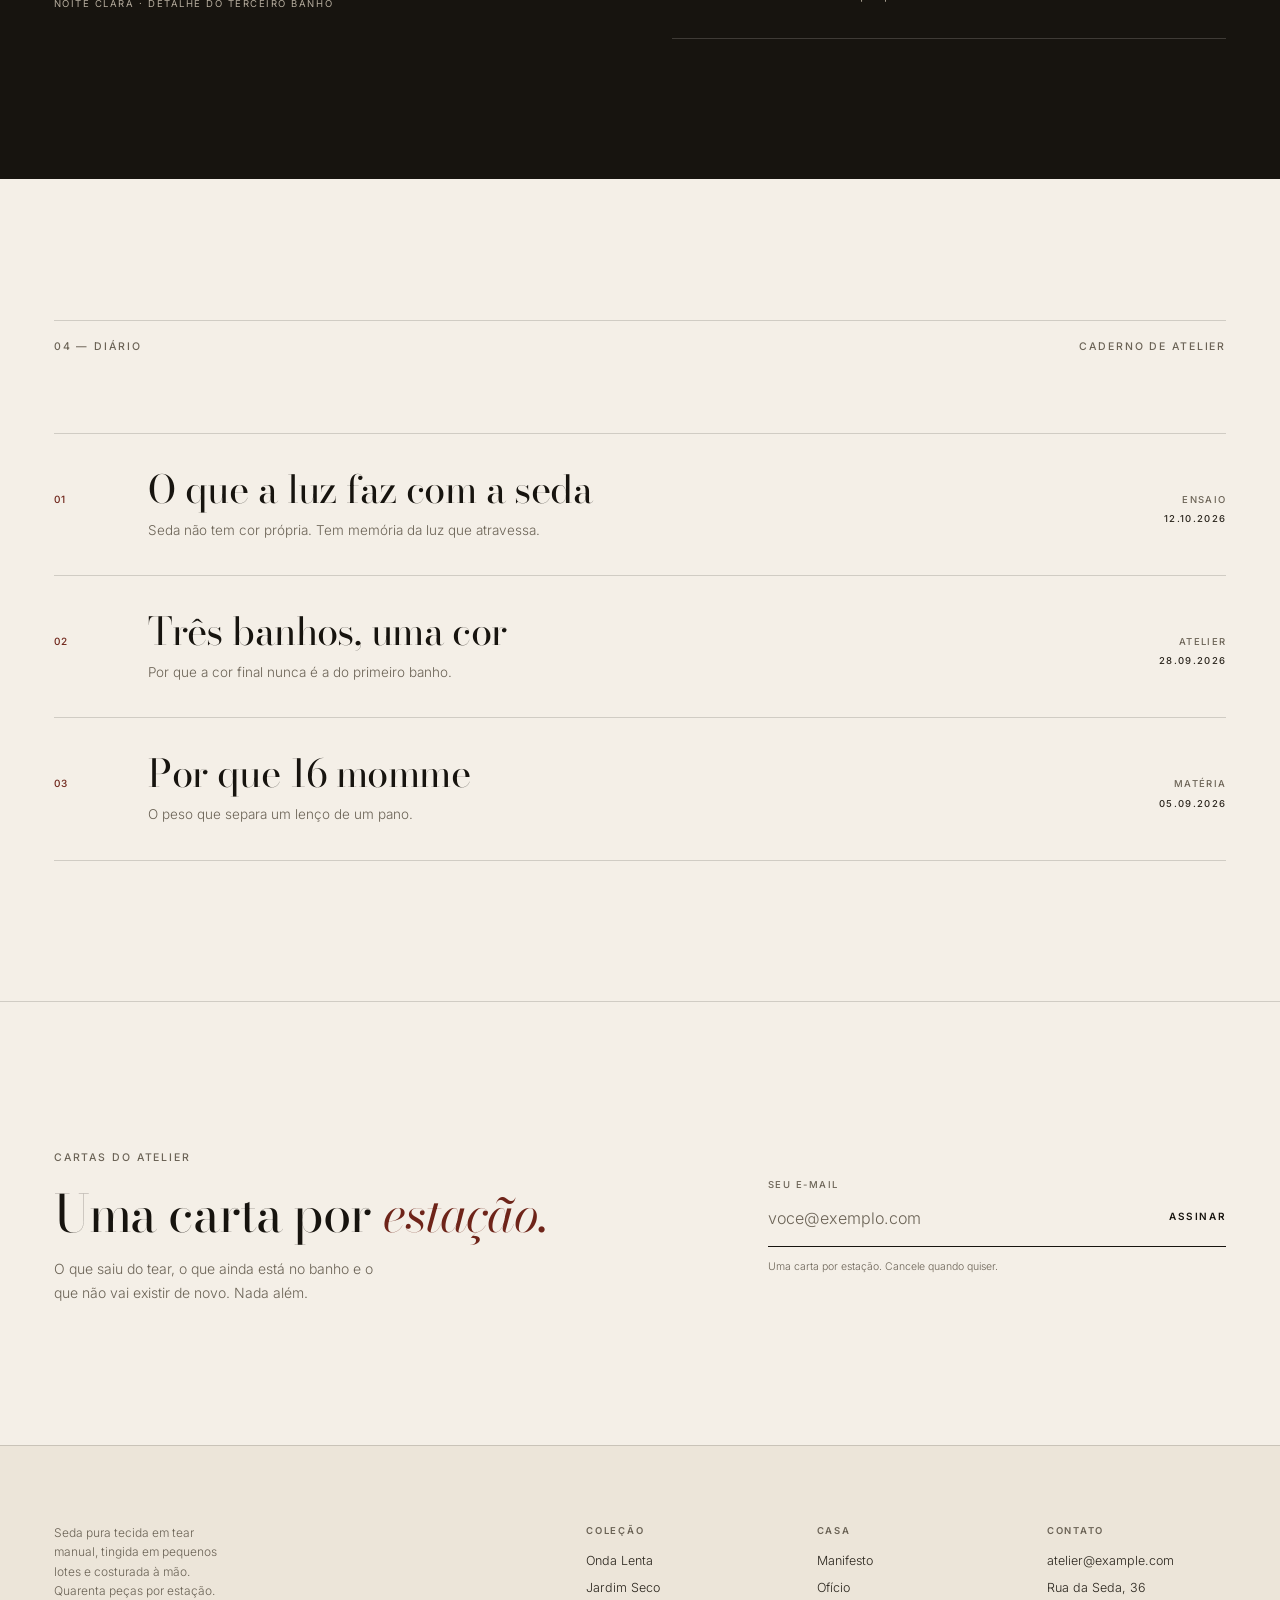
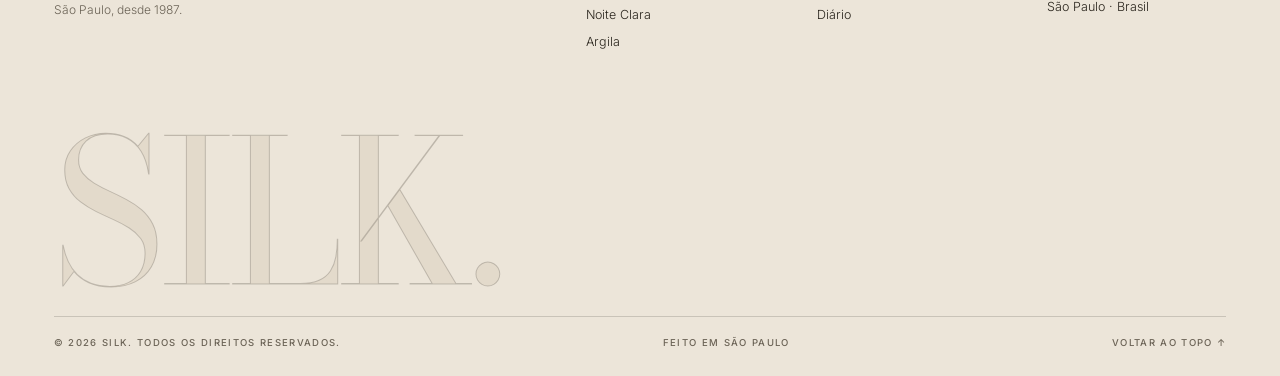
<file: demo-v3/index.html>
<!DOCTYPE html>
<html lang="pt-BR">
<head>
<meta charset="utf-8">
<meta name="viewport" content="width=device-width, initial-scale=1">
<title>Silk — Casa de seda</title>
<meta name="description" content="Seda pura tecida em tear manual, tingida em pequenos lotes e costurada à mão. Quarenta peças por estação. São Paulo, desde 1987.">
<meta property="og:title" content="Silk">
<meta property="og:description" content="Seda pura tecida em tear manual, tingida em pequenos lotes e costurada à mão. Quarenta peças por estação. São Paulo, desde 1987.">
<meta property="og:type" content="website">
<meta name="theme-color" content="#f4efe7">
<link rel="icon" href="data:image/svg+xml,%3Csvg xmlns='http://www.w3.org/2000/svg' viewBox='0 0 64 64'%3E%3Crect width='64' height='64' fill='%2317140f'/%3E%3Cpath d='M13 43c11-3 10-17 20-21 7-3 14 0 18 5v9c-6-7-14-7-18-1-5 8-10 12-20 8Z' fill='%23f4efe7'/%3E%3C/svg%3E">
<link rel="preload" href="assets/fonts/bodoni-moda-latin.woff2" as="font" type="font/woff2" crossorigin>
<link rel="preload" href="assets/fonts/bodoni-moda-italic-latin.woff2" as="font" type="font/woff2" crossorigin>
<link rel="preload" href="assets/fonts/inter-latin.woff2" as="font" type="font/woff2" crossorigin>
<link rel="stylesheet" href="assets/css/styles.css">
<script>
  document.documentElement.classList.add("js");
  setTimeout(function () {
    if (!document.body || !document.body.classList.contains("is-ready")) {
      document.documentElement.classList.remove("js");
    }
  }, 3000);
</script>
</head>
<body>

<a class="skip" href="#conteudo">Pular para o conteúdo</a>
<div class="grain" aria-hidden="true"></div>

<header class="site-head" id="topo">
  <a class="brand" href="#topo" aria-label="Silk, início">Silk<span>.</span></a>

  <nav class="site-nav" aria-label="Navegação principal">
    <a href="#colecao">Coleção</a>
    <a href="#atelier">Atelier</a>
    <a href="#diario">Diário</a>
    <a href="#contato">Contato</a>
  </nav>

  <div class="head__end">
    <button class="cart-btn" type="button" id="cart-open" aria-label="Abrir sacola">
      Sacola <span class="cart-count" id="cart-count" hidden>0</span>
    </button>
    <button class="menu-toggle" type="button" id="menu-toggle" aria-expanded="false" aria-controls="menu">
      Menu
      <span class="menu-toggle__bars" aria-hidden="true"><i></i><i></i></span>
    </button>
  </div>
</header>

<div class="menu" id="menu" aria-hidden="true" inert>
  <div class="menu__top">
    <span class="brand" aria-hidden="true">Silk<span>.</span></span>
    <button class="menu__close" type="button" id="menu-close">Fechar</button>
  </div>
  <nav class="menu__nav" aria-label="Navegação do menu">
    <a href="#colecao">Coleção</a>
    <a href="#atelier">Atelier</a>
    <a href="#diario">Diário</a>
    <a href="#contato">Contato</a>
  </nav>
  <p class="menu__foot">São Paulo · desde 1987</p>
</div>

<main id="conteudo">

  <!-- ============================================================ hero -->
  <section class="hero" aria-labelledby="hero-title">
    <div class="hero__inner">
      <div class="hero__copy">
        <p class="hero__eyebrow">Casa de seda · São Paulo · desde 1987</p>
        <h1 class="hero__title" id="hero-title">
          <span class="line"><span>O peso</span></span>
          <span class="line"><span>do luxo</span></span>
          <span class="line"><span>é <em>leve</em>.</span></span>
        </h1>
        <p class="hero__lede">
          Seda pura tecida em tear manual, tingida em pequenos lotes e costurada à mão.
          Seis semanas entre o fio e o seu pescoço.
        </p>
        <div class="hero__cta">
          <a class="btn btn--solid" href="#colecao">Explorar a coleção <span aria-hidden="true">→</span></a>
          <a class="btn btn--ghost" href="#atelier">Conhecer o atelier</a>
        </div>
      </div>

      <div class="hero__visual" aria-hidden="true">
        <div class="hero__silk hero__silk--back"><span class="silk" data-scarf="argila"></span></div>
        <div class="hero__silk hero__silk--front"><span class="silk" data-scarf="onda"></span></div>
        <span class="hero__tag">Edição de 40 · Outono 2026</span>
      </div>
    </div>

    <div class="hero__stats">
      <div class="stat">
        <span class="stat__k">16 momme</span>
        <span class="stat__l">Peso da seda</span>
      </div>
      <div class="stat">
        <span class="stat__k">90 × 90</span>
        <span class="stat__l">Centímetros</span>
      </div>
      <div class="stat">
        <span class="stat__k">40 peças</span>
        <span class="stat__l">Por estação</span>
      </div>
      <span class="hero__scroll">Role <i aria-hidden="true"></i></span>
    </div>
  </section>

  <!-- ========================================================= marquee -->
  <div class="marquee">
    <p class="sr-only">Tecida à mão em São Paulo. Tingimento em pequenos lotes. Borda costurada à mão. Edição numerada.</p>
    <div class="marquee__track" aria-hidden="true">
      <div class="marquee__group">
        <span>Tecida à mão em São Paulo</span><b>·</b>
        <span>Tingimento em pequenos lotes</span><b>·</b>
        <span>Borda costurada à mão</span><b>·</b>
        <span>Edição numerada</span><b>·</b>
      </div>
      <div class="marquee__group">
        <span>Tecida à mão em São Paulo</span><b>·</b>
        <span>Tingimento em pequenos lotes</span><b>·</b>
        <span>Borda costurada à mão</span><b>·</b>
        <span>Edição numerada</span><b>·</b>
      </div>
    </div>
  </div>

  <!-- ========================================================= manifesto -->
  <section class="sec manifesto" id="atelier" aria-labelledby="manifesto-title">
    <div class="wrap">
      <div class="sec__head" data-reveal>
        <span class="sec__num">01 — Manifesto</span>
        <span class="sec__note">São Paulo · 23°33′S</span>
      </div>

      <div class="manifesto__grid">
        <div class="manifesto__lead" data-reveal>
          <h2 class="manifesto__title" id="manifesto-title">Matéria antes de <em>marca.</em></h2>
          <p class="manifesto__quote">“Não fazemos estampas. Fazemos tecido com memória.”</p>
          <p class="manifesto__foot">Seda brasileira · tear de 1987 · São Paulo</p>
        </div>

        <div class="manifesto__body">
          <p data-reveal>
            A Silk nasceu de uma teimosia: fazer seda no Brasil, em pequena escala, sem atalho.
            O fio vem de um único produtor no Paraná, o tear é de 1987 e o pigmento é mineral.
            Nada sai daqui sem passar pela mão de alguém.
          </p>
          <p data-reveal>
            Cada estação são quarenta peças. Não porque o mercado pede quarenta, mas porque é
            o que o tear aguenta sem perder o ponto.
          </p>

          <div class="principles">
            <div class="principle" data-reveal>
              <span class="principle__n">01</span>
              <div>
                <h3>Fio</h3>
                <p>Seda brasileira de 16 momme. O fio descansa dois dias antes de entrar no tear.</p>
              </div>
            </div>
            <div class="principle" data-reveal>
              <span class="principle__n">02</span>
              <div>
                <h3>Cor</h3>
                <p>Pigmento mineral em três banhos. A cor é corrigida no terceiro, nunca no primeiro.</p>
              </div>
            </div>
            <div class="principle" data-reveal>
              <span class="principle__n">03</span>
              <div>
                <h3>Mão</h3>
                <p>Borda enrolada e costurada à mão. Trinta e oito pontos por centímetro.</p>
              </div>
            </div>
          </div>
        </div>
      </div>
    </div>
  </section>

  <!-- ========================================================== coleção -->
  <section class="sec collection" id="colecao" aria-labelledby="colecao-title">
    <div class="wrap">
      <div class="sec__head" data-reveal>
        <span class="sec__num">02 — Coleção</span>
        <span class="sec__note">Outono 2026 · 4 peças</span>
      </div>

      <div class="collection__head">
        <div data-reveal>
          <h2 class="collection__title" id="colecao-title">Quatro peças.<br>Nenhuma <em>repetida.</em></h2>
        </div>
        <div class="filters" role="group" aria-label="Filtrar a coleção" data-reveal>
          <button class="filter" type="button" data-filter="todas" aria-pressed="true">Todas</button>
          <button class="filter" type="button" data-filter="mar" aria-pressed="false">Mar</button>
          <button class="filter" type="button" data-filter="botanico" aria-pressed="false">Botânico</button>
          <button class="filter" type="button" data-filter="geometrico" aria-pressed="false">Geométrico</button>
        </div>
      </div>

      <div class="collection__grid">
        <article class="card" data-card="onda" data-category="mar">
          <button class="card__btn" type="button" data-open="onda" aria-label="Ver a peça Onda Lenta">
            <span class="card__frame">
              <span class="card__tag">Edição de 40</span>
              <span class="silk" data-scarf="onda" aria-hidden="true"></span>
            </span>
          </button>
          <div class="card__meta">
            <div>
              <h3 class="card__name">Onda Lenta</h3>
              <p class="card__spec">Seda 16 momme · 90 × 90 cm</p>
            </div>
            <div class="card__buy">
              <span class="card__price">R$ 1.480</span>
              <button class="card__open-text" type="button" data-open="onda">Ver peça</button>
            </div>
          </div>
        </article>

        <article class="card" data-card="jardim" data-category="botanico">
          <button class="card__btn" type="button" data-open="jardim" aria-label="Ver a peça Jardim Seco">
            <span class="card__frame">
              <span class="card__tag">Edição de 40</span>
              <span class="silk" data-scarf="jardim" aria-hidden="true"></span>
            </span>
          </button>
          <div class="card__meta">
            <div>
              <h3 class="card__name">Jardim Seco</h3>
              <p class="card__spec">Seda 16 momme · 90 × 90 cm</p>
            </div>
            <div class="card__buy">
              <span class="card__price">R$ 1.620</span>
              <button class="card__open-text" type="button" data-open="jardim">Ver peça</button>
            </div>
          </div>
        </article>

        <article class="card" data-card="noite" data-category="mar">
          <button class="card__btn" type="button" data-open="noite" aria-label="Ver a peça Noite Clara">
            <span class="card__frame">
              <span class="card__tag">Edição de 40</span>
              <span class="silk" data-scarf="noite" aria-hidden="true"></span>
            </span>
          </button>
          <div class="card__meta">
            <div>
              <h3 class="card__name">Noite Clara</h3>
              <p class="card__spec">Seda 16 momme · 90 × 90 cm</p>
            </div>
            <div class="card__buy">
              <span class="card__price">R$ 1.540</span>
              <button class="card__open-text" type="button" data-open="noite">Ver peça</button>
            </div>
          </div>
        </article>

        <article class="card" data-card="argila" data-category="geometrico">
          <button class="card__btn" type="button" data-open="argila" aria-label="Ver a peça Argila">
            <span class="card__frame">
              <span class="card__tag">Edição de 40</span>
              <span class="silk" data-scarf="argila" aria-hidden="true"></span>
            </span>
          </button>
          <div class="card__meta">
            <div>
              <h3 class="card__name">Argila</h3>
              <p class="card__spec">Seda 16 momme · 90 × 90 cm</p>
            </div>
            <div class="card__buy">
              <span class="card__price">R$ 1.380</span>
              <button class="card__open-text" type="button" data-open="argila">Ver peça</button>
            </div>
          </div>
        </article>
      </div>
    </div>
  </section>

  <!-- =========================================================== ofício -->
  <section class="atelier on-dark" id="oficina" aria-labelledby="oficina-title">
    <div class="wrap">
      <div class="sec__head" data-reveal>
        <span class="sec__num">03 — Ofício</span>
        <span class="sec__note">Quatro etapas · seis semanas</span>
      </div>

      <div class="atelier__grid">
        <div class="atelier__intro" data-reveal>
          <h2 class="atelier__title" id="oficina-title">Seis semanas,<br><em>quarenta</em> peças.</h2>
          <p class="atelier__text">
            O tempo aqui não é marketing. É a soma de quatro etapas que não podem ser aceleradas
            sem que o tecido denuncie.
          </p>
          <div class="atelier__silk" aria-hidden="true">
            <span class="silk" data-scarf="noite"></span>
          </div>
          <p class="atelier__caption">Noite Clara · detalhe do terceiro banho</p>
        </div>

        <div class="atelier__list">
          <div class="step" data-reveal>
            <span class="step__n">01</span>
            <div>
              <h3 class="step__name">Fio</h3>
              <p class="step__desc">Seda brasileira de 16 momme, de um único produtor. O fio descansa dois dias para perder a tensão do cone.</p>
            </div>
            <span class="step__time">2 dias</span>
          </div>
          <div class="step" data-reveal>
            <span class="step__n">02</span>
            <div>
              <h3 class="step__name">Tear</h3>
              <p class="step__desc">Um tear manual de 1987, quatro metros por dia. A trama é ajustada à mão a cada rolo.</p>
            </div>
            <span class="step__time">3 semanas</span>
          </div>
          <div class="step" data-reveal>
            <span class="step__n">03</span>
            <div>
              <h3 class="step__name">Cor</h3>
              <p class="step__desc">Pigmento mineral em três banhos. A cor é corrigida no terceiro, nunca no primeiro.</p>
            </div>
            <span class="step__time">1 semana</span>
          </div>
          <div class="step" data-reveal>
            <span class="step__n">04</span>
            <div>
              <h3 class="step__name">Borda</h3>
              <p class="step__desc">Borda enrolada e costurada à mão, trinta e oito pontos por centímetro. É a etapa que não tem atalho.</p>
            </div>
            <span class="step__time">2 semanas</span>
          </div>
        </div>
      </div>
    </div>
  </section>

  <!-- ============================================================ diário -->
  <section class="sec journal" id="diario" aria-labelledby="diario-title">
    <div class="wrap">
      <div class="sec__head" data-reveal>
        <span class="sec__num">04 — Diário</span>
        <span class="sec__note">Caderno de atelier</span>
      </div>

      <h2 class="sr-only" id="diario-title">Diário</h2>

      <div class="journal__rows">
        <article class="journal__row" data-reveal>
          <span class="journal__n">01</span>
          <div>
            <h3 class="journal__title">O que a luz faz com a seda</h3>
            <p class="journal__excerpt">Seda não tem cor própria. Tem memória da luz que atravessa.</p>
          </div>
          <p class="journal__meta"><span>Ensaio</span><span>12.10.2026</span></p>
        </article>

        <article class="journal__row" data-reveal>
          <span class="journal__n">02</span>
          <div>
            <h3 class="journal__title">Três banhos, uma cor</h3>
            <p class="journal__excerpt">Por que a cor final nunca é a do primeiro banho.</p>
          </div>
          <p class="journal__meta"><span>Atelier</span><span>28.09.2026</span></p>
        </article>

        <article class="journal__row" data-reveal>
          <span class="journal__n">03</span>
          <div>
            <h3 class="journal__title">Por que 16 momme</h3>
            <p class="journal__excerpt">O peso que separa um lenço de um pano.</p>
          </div>
          <p class="journal__meta"><span>Matéria</span><span>05.09.2026</span></p>
        </article>
      </div>
    </div>
  </section>

  <!-- ======================================================== newsletter -->
  <section class="sec newsletter" id="contato" aria-labelledby="newsletter-title">
    <div class="wrap">
      <div class="newsletter__grid">
        <div class="newsletter__lead" data-reveal>
          <span class="sec__num">Cartas do atelier</span>
          <h2 class="newsletter__title" id="newsletter-title">Uma carta por <em>estação.</em></h2>
          <p class="newsletter__text">
            O que saiu do tear, o que ainda está no banho e o que não vai existir de novo.
            Nada além.
          </p>
        </div>

        <form class="newsletter__form" id="newsletter-form" novalidate data-reveal>
          <div class="field">
            <div class="field__control">
              <label for="email">Seu e-mail</label>
              <input class="field__input" id="email" name="email" type="email" inputmode="email" autocomplete="email" placeholder="voce@exemplo.com" aria-describedby="newsletter-note newsletter-status">
            </div>
            <button class="field__submit" type="submit">Assinar</button>
          </div>
          <p class="form__note" id="newsletter-note">Uma carta por estação. Cancele quando quiser.</p>
          <p class="form__status" id="newsletter-status" role="status" aria-live="polite"></p>
        </form>
      </div>
    </div>
  </section>

</main>

<footer class="footer">
  <div class="wrap">
    <div class="footer__top">
      <p class="footer__note">
        Seda pura tecida em tear manual, tingida em pequenos lotes e costurada à mão. Quarenta peças por estação. São Paulo, desde 1987.
      </p>

      <div class="footer__cols">
        <div class="footer__col">
          <h3>Coleção</h3>
          <a href="#colecao">Onda Lenta</a>
          <a href="#colecao">Jardim Seco</a>
          <a href="#colecao">Noite Clara</a>
          <a href="#colecao">Argila</a>
        </div>
        <div class="footer__col">
          <h3>Casa</h3>
          <a href="#atelier">Manifesto</a>
          <a href="#oficina">Ofício</a>
          <a href="#diario">Diário</a>
        </div>
        <div class="footer__col">
          <h3>Contato</h3>
          <a href="mailto:atelier@example.com">atelier@example.com</a>
          <p>Rua da Seda, 36<br>São Paulo · Brasil</p>
        </div>
      </div>
    </div>

    <p class="footer__word" aria-hidden="true">Silk.</p>

    <div class="footer__bottom">
      <span>© <span id="year">2026</span> Silk. Todos os direitos reservados.</span>
      <span>Feito em São Paulo</span>
      <a href="#topo">Voltar ao topo ↑</a>
    </div>
  </div>
</footer>

<!-- ====================================================== peça / sacola -->
<dialog class="product" id="product-dialog" aria-labelledby="product-title">
  <button class="dialog-close product__close" type="button" data-close aria-label="Fechar detalhe da peça">×</button>
  <div class="product__grid">
    <div class="product__art" aria-hidden="true">
      <span class="silk" id="product-art" data-scarf="onda"></span>
    </div>
    <div class="product__body">
      <p class="product__kicker" id="product-kicker">Edição de 40 · Outono 2026</p>
      <h2 class="product__title" id="product-title">Onda Lenta</h2>
      <p class="product__price" id="product-price">R$ 1.480</p>
      <p class="product__desc" id="product-desc"></p>
      <dl class="product__specs" id="product-specs"></dl>
      <p class="product__care" id="product-care"></p>
      <button class="btn btn--solid product__add" type="button" id="product-add" data-add="onda">Adicionar à sacola</button>
      <p class="product__note">Peça numerada · envio em até 5 dias úteis</p>
    </div>
  </div>
</dialog>

<dialog class="cart" id="cart-dialog" aria-labelledby="cart-title">
  <div class="cart__head">
    <h2 class="cart__title" id="cart-title">Sacola</h2>
    <button class="dialog-close" type="button" data-close aria-label="Fechar sacola">×</button>
  </div>

  <div class="cart__body">
    <p class="cart__empty" id="cart-empty">
      Sua sacola está vazia.
      <button class="btn btn--ghost" type="button" id="cart-explore">Explorar a coleção</button>
    </p>
    <ul class="cart__list" id="cart-list" hidden></ul>
  </div>

  <div class="cart__foot" id="cart-foot" hidden>
    <div class="cart__sum"><span>Subtotal</span><span id="cart-total">R$ 0</span></div>
    <p class="cart__note">Frete e impostos calculados na reserva. Peças numeradas saem em até 5 dias úteis.</p>
    <button class="btn btn--solid cart__checkout" type="button" id="cart-checkout">Finalizar reserva</button>
    <p class="cart__status" id="cart-status" role="status" aria-live="polite"></p>
  </div>
</dialog>

<script src="assets/js/app.js"></script>
</body>
</html>
</file>
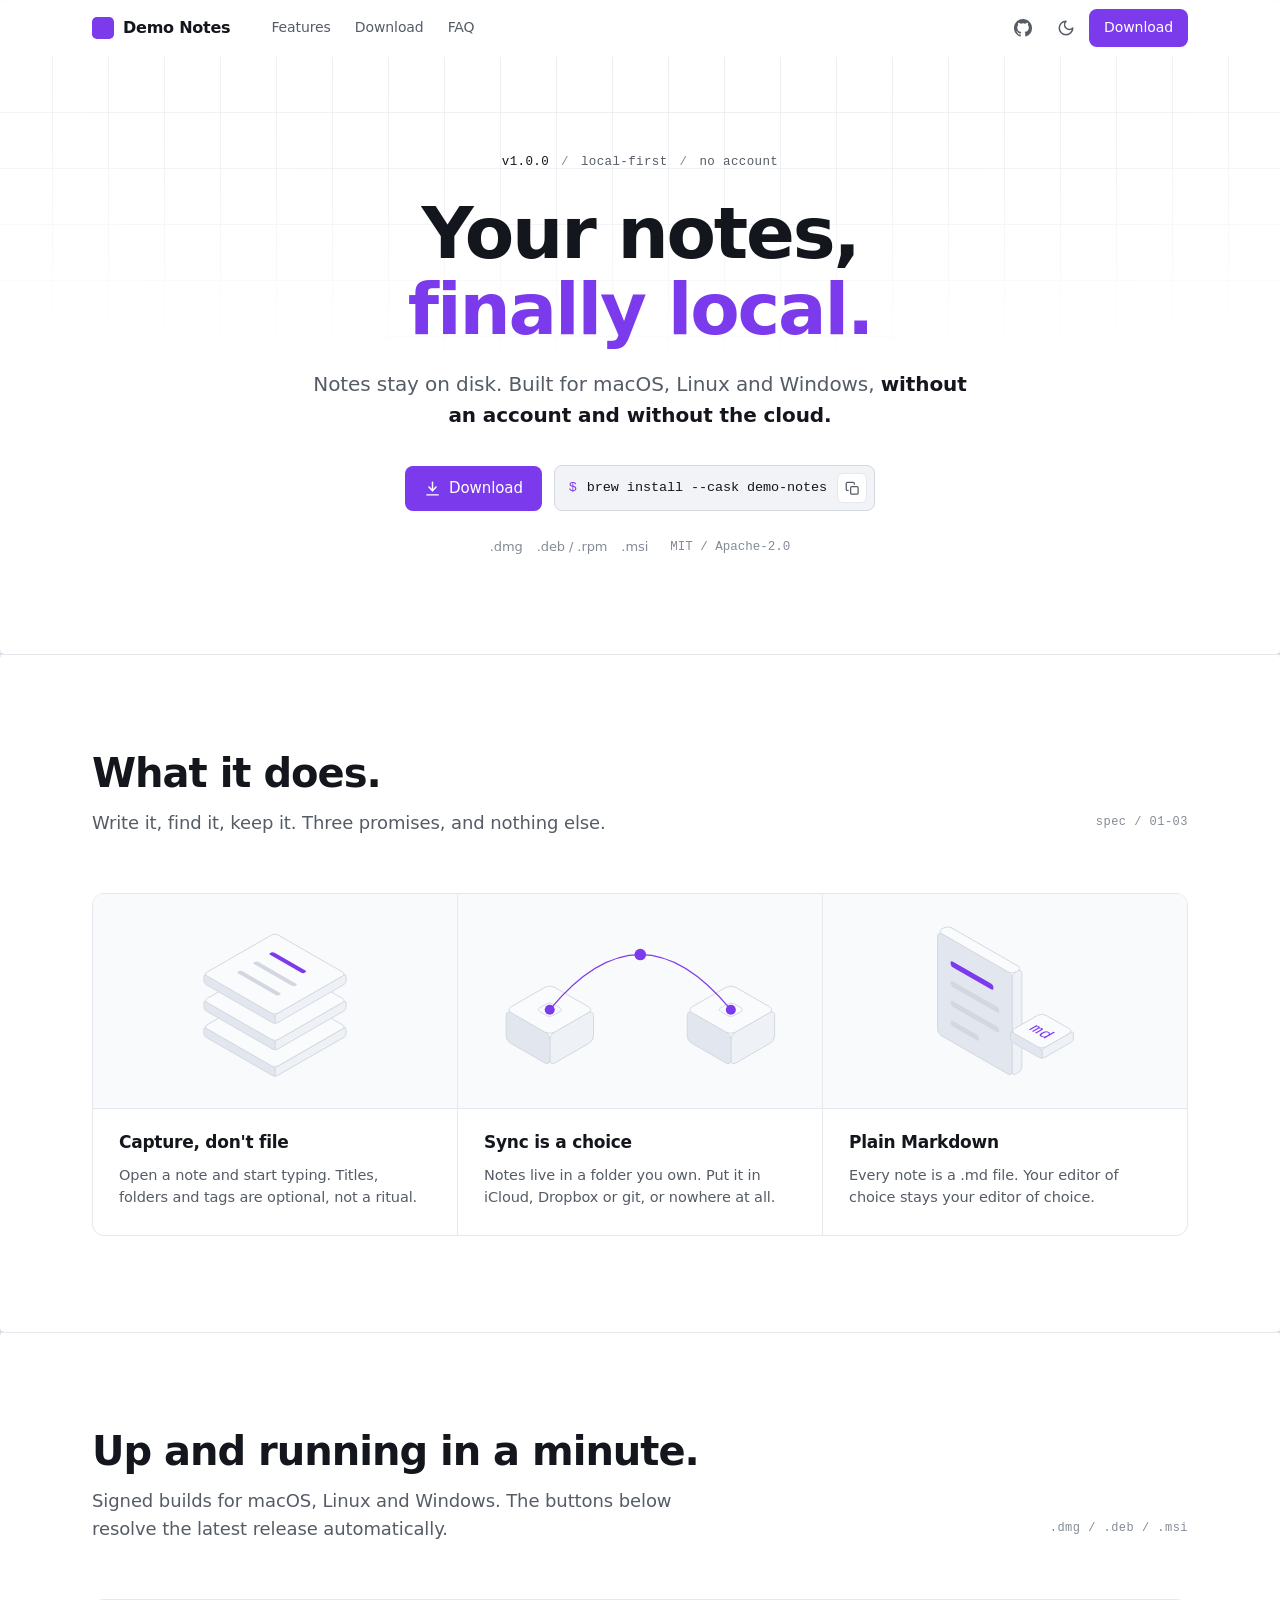
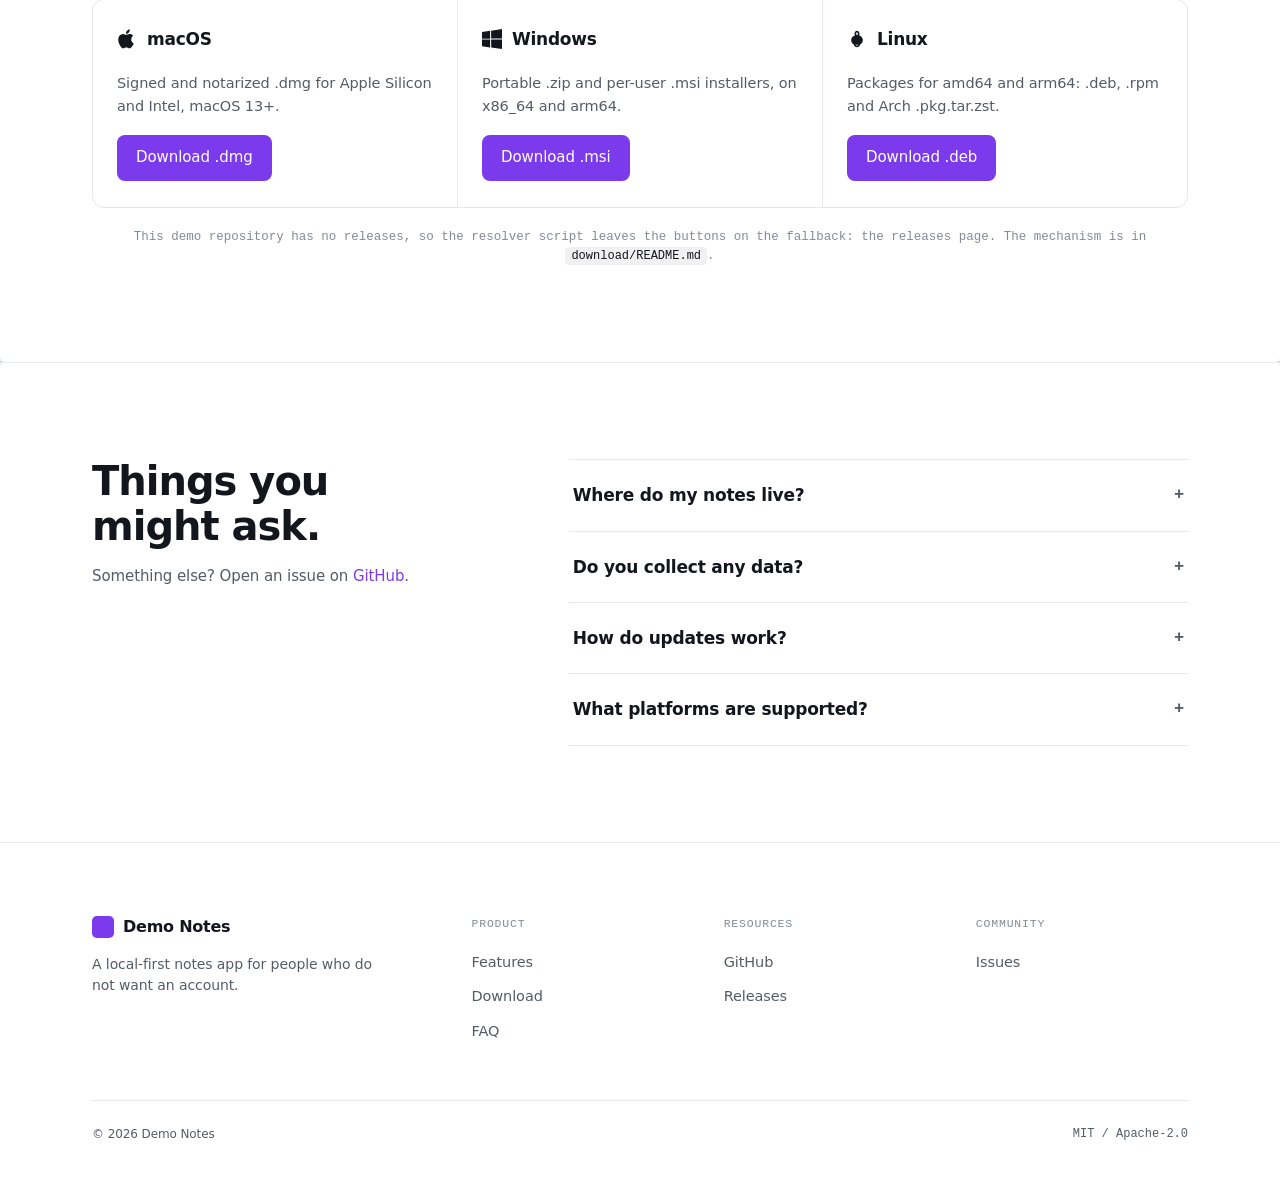
<file: demo/index.html>
<!DOCTYPE html>
<html lang="en" class="theme-loading" data-repo="mafhper/landing-starter">
<head>
  <meta charset="utf-8" />
  <meta name="viewport" content="width=device-width, initial-scale=1" />
  <title>Demo Notes</title>
  <meta name="description" content="A local-first notes app for people who do not want an account." />

  <!-- Open Graph -->
  <meta property="og:title" content="Demo Notes" />
  <meta property="og:description" content="A local-first notes app for people who do not want an account." />
  <meta property="og:type" content="website" />

  <!--
    Anti-FOUC: aplica o tema antes do primeiro paint.
    "system" segue o prefers-color-scheme; o toggle grava em localStorage.
    Este script precisa ficar inline e no <head> — se virar um arquivo
    externo, a página pisca no tema errado antes de ele carregar.
  -->
  <script>
    (function () {
      try {
        var t = localStorage.getItem("theme") || "system";
        var dark = t === "dark" || (t === "system" && window.matchMedia("(prefers-color-scheme: dark)").matches);
        document.documentElement.classList.toggle("dark", dark);
      } catch (e) {}
      document.documentElement.classList.remove("theme-loading");
    })();
  </script>

  <link rel="stylesheet" href="assets/css/styles.css" />
</head>
<body>
  <header class="nav" id="nav">
    <div class="nav-inner">
      <a class="brand" href="/">
        <span class="brand-mark" aria-hidden="true"></span>
        <span>Demo Notes</span>
      </a>

      <nav class="nav-links" aria-label="Primary">
        <a href="#features">Features</a>
        <a href="#download">Download</a>
        <a href="#faq">FAQ</a>
      </nav>

      <div class="nav-right">
        <a class="nav-gh" href="https://github.com/mafhper/landing-starter" target="_blank" rel="noopener" aria-label="GitHub repository">
          <svg viewBox="0 0 16 16" width="18" height="18" fill="currentColor" aria-hidden="true"><path d="M8 0C3.58 0 0 3.58 0 8c0 3.54 2.29 6.53 5.47 7.59.4.07.55-.17.55-.38 0-.19-.01-.82-.01-1.49-2.01.37-2.53-.49-2.69-.94-.09-.23-.48-.94-.82-1.13-.28-.15-.68-.52-.01-.53.63-.01 1.08.58 1.23.82.72 1.21 1.87.87 2.33.66.07-.52.28-.87.51-1.07-1.78-.2-3.64-.89-3.64-3.95 0-.87.31-1.59.82-2.15-.08-.2-.36-1.02.08-2.12 0 0 .67-.21 2.2.82a7.42 7.42 0 0 1 4 0c1.53-1.04 2.2-.82 2.2-.82.44 1.1.16 1.92.08 2.12.51.56.82 1.27.82 2.15 0 3.07-1.87 3.75-3.65 3.95.29.25.54.73.54 1.48 0 1.07-.01 1.93-.01 2.2 0 .21.15.46.55.38A8.01 8.01 0 0 0 16 8c0-4.42-3.58-8-8-8Z"/></svg>
        </a>

        <button type="button" class="icon-btn" id="theme-toggle" aria-label="Toggle theme" title="Toggle theme">
          <svg viewBox="0 0 24 24" width="18" height="18" fill="none" stroke="currentColor" stroke-width="2" stroke-linecap="round" stroke-linejoin="round" aria-hidden="true">
            <path class="icon-moon" d="M12 3a6 6 0 0 0 9 9 9 9 0 1 1-9-9Z"/>
            <g class="icon-sun"><circle cx="12" cy="12" r="4"/><path d="M12 2v2M12 20v2M4.9 4.9l1.4 1.4M17.7 17.7l1.4 1.4M2 12h2M20 12h2M4.9 19.1l1.4-1.4M17.7 6.3l1.4-1.4"/></g>
          </svg>
        </button>

        <a class="btn btn-primary" href="#download">Download</a>
      </div>
    </div>
  </header>

  <main>
    <!-- ============================== HERO ============================== -->
    <section class="hero">
      <div class="hero-grid" aria-hidden="true">
        <div class="hero-grid-cells"></div>
      </div>

      <div class="wrap hero-inner">
        <span class="hero-spec mono">
          <b>v1.0.0</b>
          <span class="sep">/</span>
          <span>local-first</span>
          <span class="sep">/</span>
          <span>no account</span>
        </span>

        <h1>Your notes,<br /><span class="accent-word">finally local.</span></h1>

        <p class="lede">
          Notes stay on disk. Built for macOS, Linux and Windows,
          <b>without an account and without the cloud.</b>
        </p>

        <div class="cta-row">
          <a class="btn btn-primary" href="#download">
            <svg viewBox="0 0 24 24" width="17" height="17" fill="none" stroke="currentColor" stroke-width="2" stroke-linecap="round" stroke-linejoin="round" aria-hidden="true"><path d="M12 3v12"/><path d="m7 10 5 5 5-5"/><path d="M4 21h16"/></svg>
            <span>Download</span>
          </a>
          <div class="brew" id="brew">
            <span class="sigil">$</span>
            <span class="brew-cmd">brew install --cask demo-notes</span>
            <button type="button" class="copy-btn" data-copy="brew install --cask demo-notes" aria-label="Copy command"></button>
          </div>
        </div>

        <p class="hero-foot">
          <span class="foot-os-row">
            <span class="foot-os">.dmg<span class="foot-tip mono">macOS</span></span>
            <span class="foot-os">.deb / .rpm<span class="foot-tip mono">Linux</span></span>
            <span class="foot-os">.msi<span class="foot-tip mono">Windows</span></span>
          </span>
          <span class="foot-lic mono">MIT / Apache-2.0</span>
        </p>
      </div>
    </section>

    <!-- ============================ FEATURES ============================ -->
    <section class="section rule" id="features">
      <div class="wrap">
        <div class="section-head">
          <div class="section-head-copy">
            <h2>What it does.</h2>
            <p>Write it, find it, keep it. Three promises, and nothing else.</p>
          </div>
          <span class="spec-line mono">spec / 01-03</span>
        </div>

        <div class="card-grid">
          <article class="card">
            <div class="card-well" aria-hidden="true">
              <svg class="iso" viewBox="-63.5 -63 127.01 134.81" fill="none" focusable="false" aria-hidden="true">
                <g class="iso-plate" style="--lift:0px">
                <g transform="matrix(0.87 -0.5 0 1 0 55)">
                <rect class="iso-face f-right" width="62" height="7" rx="1.75"/>
                </g>
                <g transform="matrix(0.87 0.5 0 1 -53.69 24)">
                <rect class="iso-face f-left" width="62" height="7" rx="1.75"/>
                </g>
                <g transform="matrix(0.87 0.5 -0.87 0.5 0 -7)">
                <rect class="iso-face f-top" width="62" height="62" rx="3"/>
                </g>
                </g>
                <g class="iso-plate" style="--lift:6px">
                <g transform="matrix(0.87 -0.5 0 1 0 35)">
                <rect class="iso-face f-right" width="62" height="7" rx="1.75"/>
                </g>
                <g transform="matrix(0.87 0.5 0 1 -53.69 4)">
                <rect class="iso-face f-left" width="62" height="7" rx="1.75"/>
                </g>
                <g transform="matrix(0.87 0.5 -0.87 0.5 0 -27)">
                <rect class="iso-face f-top" width="62" height="62" rx="3"/>
                </g>
                </g>
                <g class="iso-plate" style="--lift:12px">
                <g transform="matrix(0.87 -0.5 0 1 0 15)">
                <rect class="iso-face f-right" width="62" height="7" rx="1.75"/>
                </g>
                <g transform="matrix(0.87 0.5 0 1 -53.69 -16)">
                <rect class="iso-face f-left" width="62" height="7" rx="1.75"/>
                </g>
                <g transform="matrix(0.87 0.5 -0.87 0.5 0 -47)">
                <rect class="iso-face f-top" width="62" height="62" rx="3"/>
                </g>
                <g transform="matrix(0.87 0.5 -0.87 0.5 0 -47)">
                <rect class="iso-live-fill" x="13" y="15" width="30" height="3.5" rx="1.75"/>
                <rect class="iso-tick" x="13" y="29" width="36" height="3.5" rx="1.75"/>
                <rect class="iso-tick" x="13" y="43" width="36" height="3.5" rx="1.75"/>
                </g>
                </g>
              </svg>
            </div>
            <div class="card-body">
              <h3>Capture, don't file</h3>
              <p>Open a note and start typing. Titles, folders and tags are optional, not a ritual.</p>
            </div>
          </article>

          <article class="card">
            <div class="card-well" aria-hidden="true">
              <svg class="iso" viewBox="-81.75 -26.47 163.51 91.94" fill="none" focusable="false" aria-hidden="true">
                <g transform="matrix(0.87 -0.5 0 1 -46.77 37)">
                <rect class="iso-face f-right" width="26" height="16" rx="3"/>
                </g>
                <g transform="matrix(0.87 0.5 0 1 -69.28 24)">
                <rect class="iso-face f-left" width="26" height="16" rx="3"/>
                </g>
                <g transform="matrix(0.87 0.5 -0.87 0.5 -46.77 11)">
                <rect class="iso-face f-top" width="26" height="26" rx="3"/>
                </g>
                <g transform="matrix(0.87 -0.5 0 1 46.77 37)">
                <rect class="iso-face f-right" width="26" height="16" rx="3"/>
                </g>
                <g transform="matrix(0.87 0.5 0 1 24.25 24)">
                <rect class="iso-face f-left" width="26" height="16" rx="3"/>
                </g>
                <g transform="matrix(0.87 0.5 -0.87 0.5 46.77 11)">
                <rect class="iso-face f-top" width="26" height="26" rx="3"/>
                </g>
                <g transform="matrix(0.87 0.5 -0.87 0.5 -46.77 11)">
                <rect class="iso-mark" x="9" y="9" width="8" height="8" rx="2"/>
                </g>
                <g transform="matrix(0.87 0.5 -0.87 0.5 46.77 11)">
                <rect class="iso-mark" x="9" y="9" width="8" height="8" rx="2"/>
                </g>
                <path class="iso-live" d="M -46.77 24 C -15.59 -14 15.59 -14 46.77 24"/>
                <circle class="iso-live-fill" cx="-46.77" cy="24" r="2.6"/>
                <circle class="iso-live-fill" cx="46.77" cy="24" r="2.6"/>
                <circle class="iso-live-fill iso-pulse" cx="0" cy="0" r="3" style="offset-path: path('M -46.77 24 C -15.59 -14 15.59 -14 46.77 24')"/>
              </svg>
            </div>
            <div class="card-body">
              <h3>Sync is a choice</h3>
              <p>Notes live in a folder you own. Put it in iCloud, Dropbox or git, or nowhere at all.</p>
            </div>
          </article>

          <article class="card">
            <div class="card-well" aria-hidden="true">
              <svg class="iso" viewBox="-14.3 -70.23 98.74 107.97" fill="none" focusable="false" aria-hidden="true">
                <g transform="matrix(0.87 -0.5 0 1 38.97 -32.5)">
                <rect class="iso-face f-right" width="7" height="62" rx="3"/>
                </g>
                <g transform="matrix(0.87 0.5 0 1 -6.06 -58.5)">
                <rect class="iso-face f-left" width="52" height="62" rx="3"/>
                </g>
                <g transform="matrix(0.87 0.5 -0.87 0.5 0 -62)">
                <rect class="iso-face f-top" width="52" height="7" rx="3"/>
                </g>
                <g transform="matrix(0.87 0.5 0 1 -6.06 -58.5)">
                <rect class="iso-live-fill" x="9" y="13" width="30" height="3.5" rx="1.75"/>
                <rect class="iso-tick" x="9" y="25" width="34" height="3.5" rx="1.75"/>
                <rect class="iso-tick" x="9" y="37" width="34" height="3.5" rx="1.75"/>
                <rect class="iso-tick" x="9" y="49" width="20" height="3.5" rx="1.75"/>
                </g>
                <g class="iso-float">
                <g transform="matrix(0.87 -0.5 0 1 57.16 13)">
                <rect class="iso-face f-right" width="22" height="6" rx="1.5"/>
                </g>
                <g transform="matrix(0.87 0.5 0 1 38.11 2)">
                <rect class="iso-face f-left" width="22" height="6" rx="1.5"/>
                </g>
                <g transform="matrix(0.87 0.5 -0.87 0.5 57.16 -9)">
                <rect class="iso-face f-top" width="22" height="22" rx="3"/>
                </g>
                <g transform="matrix(0.87 0.5 -0.87 0.5 57.16 -9)">
                <text class="iso-label" x="5" y="14.5" font-size="10">md</text>
                </g>
                </g>
              </svg>
            </div>
            <div class="card-body">
              <h3>Plain Markdown</h3>
              <p>Every note is a .md file. Your editor of choice stays your editor of choice.</p>
            </div>
          </article>
        </div>
      </div>
    </section>

    <!-- ============================ DOWNLOAD ============================ -->
    <section class="section rule" id="download">
      <div class="wrap">
        <div class="section-head">
          <div class="section-head-copy">
            <h2>Up and running in a minute.</h2>
            <p>Signed builds for macOS, Linux and Windows. The buttons below resolve the latest release automatically.</p>
          </div>
          <span class="spec-line mono">.dmg / .deb / .msi</span>
        </div>

        <div class="card-grid card-grid-3">
          <div class="install-card">
            <div class="install-os"><svg class="os-mark" viewBox="0 0 24 24" fill="currentColor" aria-hidden="true"><path d="M17.05 12.54c-.03-2.9 2.36-4.29 2.47-4.36-1.35-1.97-3.44-2.24-4.18-2.27-1.78-.18-3.47 1.05-4.37 1.05-.9 0-2.29-1.02-3.77-1-1.94.03-3.72 1.13-4.72 2.86-2.01 3.49-.51 8.66 1.45 11.49.96 1.39 2.1 2.94 3.6 2.89 1.45-.06 2-.93 3.75-.93 1.75 0 2.24.93 3.77.9 1.56-.03 2.55-1.41 3.5-2.81 1.1-1.61 1.56-3.17 1.58-3.25-.03-.02-3.03-1.16-3.06-4.6ZM14.2 4.06c.8-.97 1.33-2.31 1.19-3.65-1.15.05-2.53.77-3.35 1.73-.73.85-1.38 2.22-1.21 3.53 1.28.1 2.59-.65 3.37-1.61Z"/></svg><h3>macOS</h3></div>
            <p>Signed and notarized .dmg for Apple Silicon and Intel, macOS 13+.</p>
            <a class="btn btn-primary install-dl" href="https://github.com/mafhper/landing-starter/releases/latest" data-release-os="macos">Download .dmg</a>
          </div>

          <div class="install-card">
            <div class="install-os"><svg class="os-mark" viewBox="0 0 24 24" fill="currentColor" aria-hidden="true"><path d="M0 3.45 9.75 2.1v9.45H0m10.95-9.6L24 0v11.4H10.95M0 12.6h9.75v9.45L0 20.7M10.95 12.6H24V24l-12.9-1.8"/></svg><h3>Windows</h3></div>
            <p>Portable .zip and per-user .msi installers, on x86_64 and arm64.</p>
            <a class="btn btn-primary install-dl" href="https://github.com/mafhper/landing-starter/releases/latest" data-release-os="windows">Download .msi</a>
          </div>

          <div class="install-card">
            <div class="install-os"><svg class="os-mark" viewBox="0 0 24 24" fill="currentColor" aria-hidden="true"><path d="M12 2c-1.7 0-3 1.7-3 4 0 .6.1 1.2.3 1.7C6.6 8.6 5 10.7 5 13.3c0 2.4 1.3 4.4 3.2 5.3.4 2 2 3.4 3.8 3.4s3.4-1.4 3.8-3.4c1.9-.9 3.2-2.9 3.2-5.3 0-2.6-1.6-4.7-4.3-5.6.2-.5.3-1.1.3-1.7 0-2.3-1.3-4-3-4Zm0 2c.6 0 1 1 1 2 0 .4 0 .7-.1 1.1-.3-.1-.6-.1-.9-.1s-.6 0-.9.1c-.1-.4-.1-.7-.1-1.1 0-1 .4-2 1-2Zm-1.9 14.6c.5.3 1.2.4 1.9.4s1.4-.1 1.9-.4c-.4.9-1.1 1.4-1.9 1.4s-1.5-.5-1.9-1.4Z"/></svg><h3>Linux</h3></div>
            <p>Packages for amd64 and arm64: .deb, .rpm and Arch .pkg.tar.zst.</p>
            <a class="btn btn-primary install-dl" href="https://github.com/mafhper/landing-starter/releases/latest" data-release-os="linux">Download .deb</a>
          </div>
        </div>

        <p class="install-note mono">This demo repository has no releases, so the resolver script leaves the buttons on the fallback: the releases page. The mechanism is in <code>download/README.md</code>.</p>
      </div>
    </section>

    <!-- =============================== FAQ ============================== -->
    <section class="section rule" id="faq">
      <div class="wrap faq-grid">
        <div class="faq-head">
          <h2>Things you might ask.</h2>
          <p>Something else? Open an issue on <a href="https://github.com/mafhper/landing-starter/issues" target="_blank" rel="noopener">GitHub</a>.</p>
        </div>
        <div class="faq-list">
          <details class="faq-item">
            <summary class="faq-q"><span>Where do my notes live?</span><span class="faq-chev" aria-hidden="true">+</span></summary>
            <div class="faq-a"><p>In a folder on your disk, as plain .md files. The app is a viewer and an editor, not a vault.</p></div>
          </details>
          <details class="faq-item">
            <summary class="faq-q"><span>Do you collect any data?</span><span class="faq-chev" aria-hidden="true">+</span></summary>
            <div class="faq-a"><p>No account and no telemetry. The app never phones home, and the website is a static page.</p></div>
          </details>
          <details class="faq-item">
            <summary class="faq-q"><span>How do updates work?</span><span class="faq-chev" aria-hidden="true">+</span></summary>
            <div class="faq-a"><p>Updates are manual and signed: the app points you at the latest release and you decide when to install.</p></div>
          </details>
          <details class="faq-item">
            <summary class="faq-q"><span>What platforms are supported?</span><span class="faq-chev" aria-hidden="true">+</span></summary>
            <div class="faq-a"><p>macOS 13+, Windows 10+ and modern Linux, on both arm64 and x86_64.</p></div>
          </details>
        </div>
      </div>
    </section>
  </main>

  <footer class="rule">
    <div class="wrap">
      <div class="foot-grid">
        <div class="foot-brand">
          <div class="brand"><span class="brand-mark" aria-hidden="true"></span><span>Demo Notes</span></div>
          <p>A local-first notes app for people who do not want an account.</p>
        </div>
        <div class="foot-col">
          <h5>Product</h5>
          <a href="#features">Features</a>
          <a href="#download">Download</a>
          <a href="#faq">FAQ</a>
        </div>
        <div class="foot-col">
          <h5>Resources</h5>
          <a href="https://github.com/mafhper/landing-starter" target="_blank" rel="noopener">GitHub</a>
          <a href="https://github.com/mafhper/landing-starter/releases" target="_blank" rel="noopener">Releases</a>
        </div>
        <div class="foot-col">
          <h5>Community</h5>
          <a href="https://github.com/mafhper/landing-starter/issues" target="_blank" rel="noopener">Issues</a>
        </div>
      </div>
      <div class="foot-bot">
        <span>&copy; <span id="year">2026</span> Demo Notes</span>
        <span class="mono">MIT / Apache-2.0</span>
      </div>
    </div>
  </footer>

  <script src="assets/js/app.js"></script>
  <script type="module" src="assets/js/latest-release.mjs"></script>
</body>
</html>
</file>
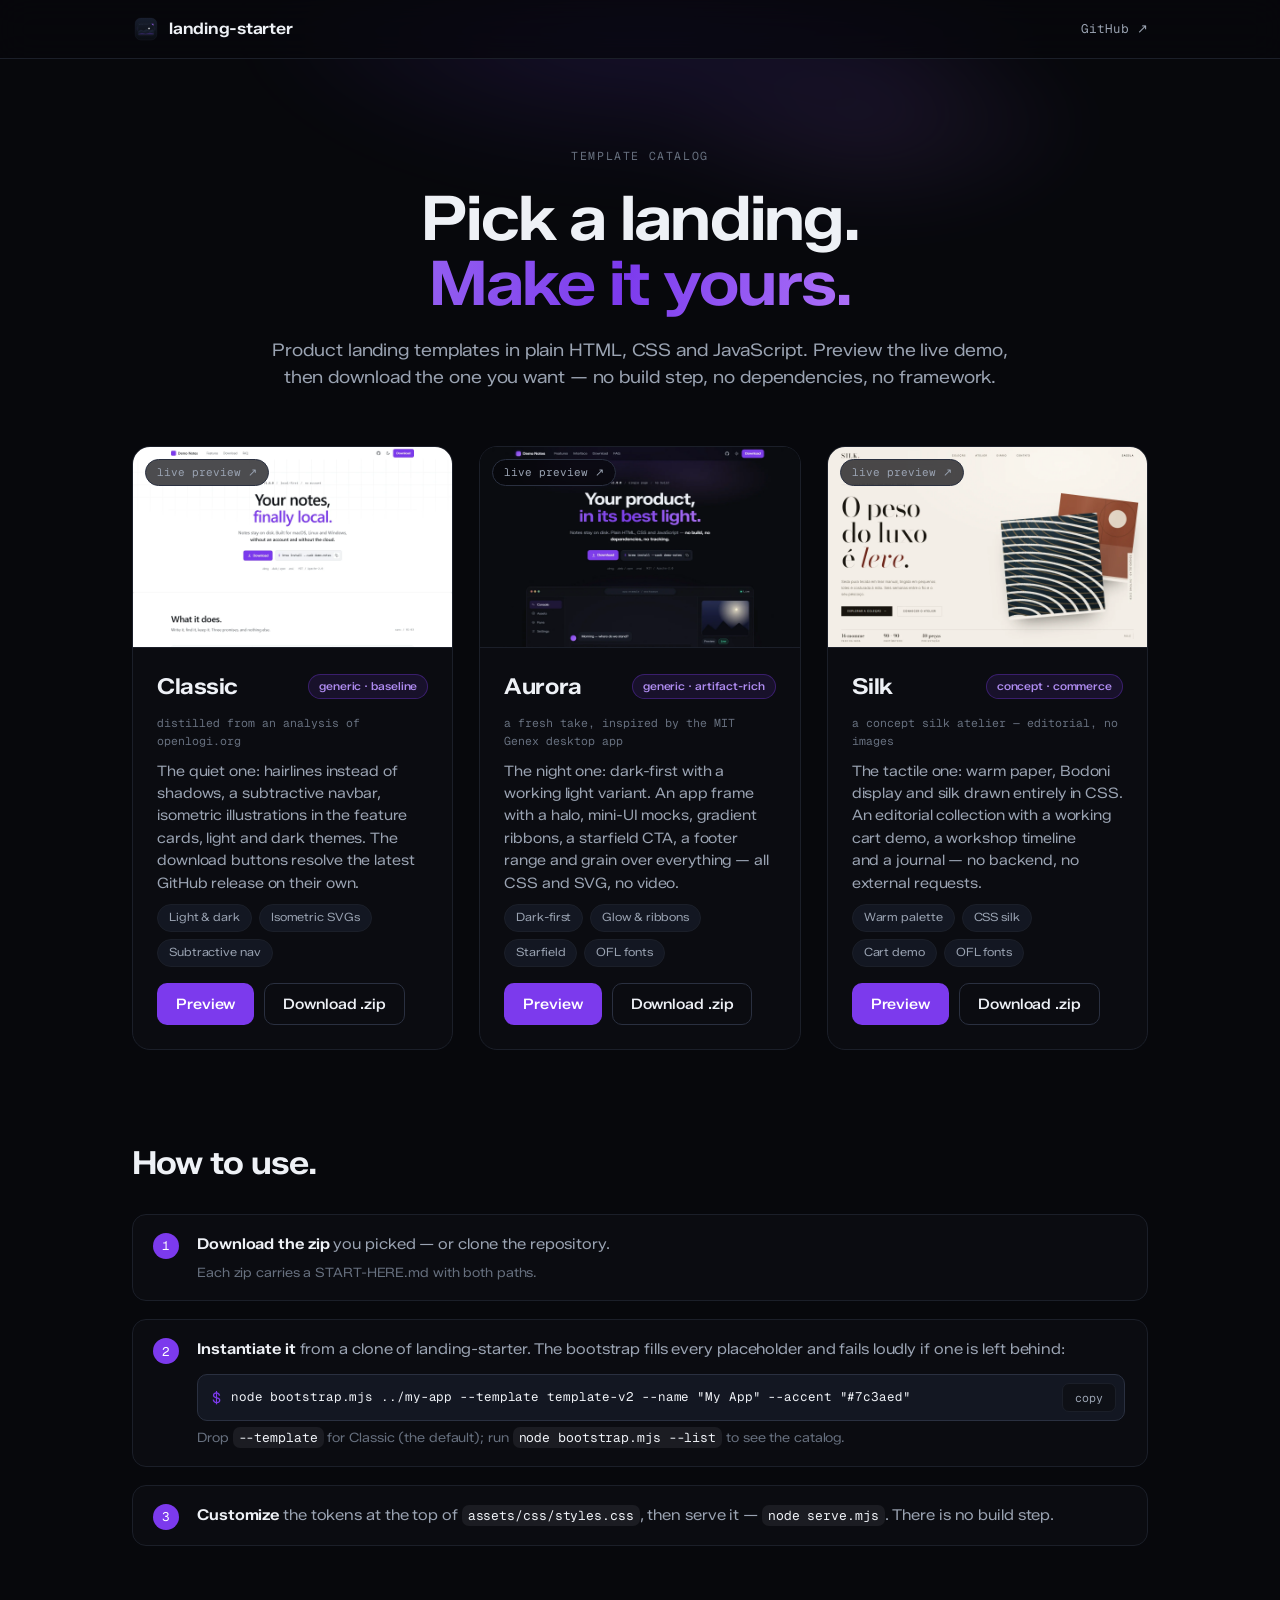
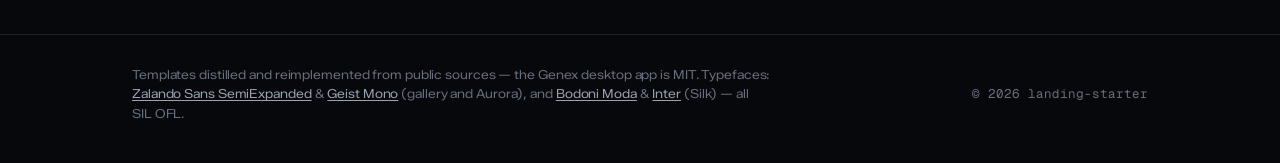
<file: site/index.html>
<!DOCTYPE html>
<html lang="en">
<head>
  <meta charset="utf-8" />
  <meta name="viewport" content="width=device-width, initial-scale=1" />
  <title>landing-starter — template catalog</title>
  <meta name="description" content="Product landing templates in plain HTML, CSS and JavaScript. Preview a live demo, download the one you want — no build step." />

  <link rel="icon" href="favicon.svg" type="image/svg+xml" />
  <link rel="icon" href="icon.ico" sizes="32x32" />
  <link rel="icon" type="image/png" sizes="16x16" href="favicon-16.png" />
  <link rel="icon" type="image/png" sizes="32x32" href="favicon-32.png" />
  <link rel="icon" type="image/png" sizes="192x192" href="favicon-192.png" />
  <link rel="icon" type="image/png" sizes="512x512" href="favicon-512.png" />
  <link rel="apple-touch-icon" sizes="180x180" href="apple-touch-icon-180.png" />
  <meta name="theme-color" content="#07080c" />

  <meta property="og:type" content="website" />
  <meta property="og:title" content="landing-starter — template catalog" />
  <meta property="og:description" content="Product landing templates in plain HTML, CSS and JavaScript. Preview a live demo, download the one you want — no build step." />
  <meta property="og:image" content="https://mafhper.github.io/landing-starter/og.webp" />
  <meta property="og:image:width" content="1200" />
  <meta property="og:image:height" content="630" />
  <meta name="twitter:card" content="summary_large_image" />
  <meta name="twitter:image" content="https://mafhper.github.io/landing-starter/og.webp" />

  <link rel="preload" href="assets/fonts/ZalandoSansSemiExpanded-variable.woff2" as="font" type="font/woff2" crossorigin />
  <link rel="preload" href="assets/fonts/GeistMono-variable.woff2" as="font" type="font/woff2" crossorigin />
  <link rel="stylesheet" href="styles.css" />
</head>
<body>
  <header class="bar">
    <div class="bar-inner">
      <span class="brand"><img src="brand/icon.svg" alt="" width="28" height="28" />landing-starter</span>
      <a class="bar-link mono" href="https://github.com/mafhper/landing-starter">GitHub&nbsp;&#8599;</a>
    </div>
  </header>

  <main>
    <!-- ============================= INTRO ============================= -->
    <section class="intro">
      <span class="eyebrow mono">template catalog</span>
      <h1>Pick a landing.<br /><span class="grad">Make it yours.</span></h1>
      <p>Product landing templates in plain HTML, CSS and JavaScript. Preview the live demo, then download the one you want — no build step, no dependencies, no framework.</p>
    </section>

    <!-- ============================= CARDS ============================= -->
    <section class="cards">
      <article class="tcard">
        <a class="shot" href="classic/" aria-label="Open the Classic live demo">
          <img src="img/classic.webp" alt="Classic template — hero of the live demo" width="1440" height="900" />
          <span class="shot-tag mono">live preview &#8599;</span>
        </a>
        <div class="tbody">
          <div class="trow">
            <h2>Classic</h2>
            <span class="badge">generic · baseline</span>
          </div>
          <p class="origin mono">distilled from an analysis of openlogi.org</p>
          <p class="desc">The quiet one: hairlines instead of shadows, a subtractive navbar, isometric illustrations in the feature cards, light and dark themes. The download buttons resolve the latest GitHub release on their own.</p>
          <div class="tags">
            <span>Light &amp; dark</span>
            <span>Isometric SVGs</span>
            <span>Subtractive nav</span>
          </div>
          <div class="acts">
            <a class="btn btn-primary" href="classic/">Preview</a>
            <a class="btn btn-ghost" href="downloads/classic.zip" download>Download .zip</a>
          </div>
        </div>
      </article>

      <article class="tcard">
        <a class="shot" href="aurora/" aria-label="Open the Aurora live demo">
          <img src="img/aurora.webp" alt="Aurora template — hero of the live demo" width="1440" height="900" />
          <span class="shot-tag mono">live preview &#8599;</span>
        </a>
        <div class="tbody">
          <div class="trow">
            <h2>Aurora</h2>
            <span class="badge">generic · artifact-rich</span>
          </div>
          <p class="origin mono">a fresh take, inspired by the MIT Genex desktop app</p>
          <p class="desc">The night one: dark-first with a working light variant. An app frame with a halo, mini-UI mocks, gradient ribbons, a starfield CTA, a footer range and grain over everything — all CSS and SVG, no video.</p>
          <div class="tags">
            <span>Dark-first</span>
            <span>Glow &amp; ribbons</span>
            <span>Starfield</span>
            <span>OFL fonts</span>
          </div>
          <div class="acts">
            <a class="btn btn-primary" href="aurora/">Preview</a>
            <a class="btn btn-ghost" href="downloads/aurora.zip" download>Download .zip</a>
          </div>
        </div>
      </article>

      <article class="tcard">
        <a class="shot" href="silk/" aria-label="Open the Silk live demo">
          <img src="img/silk.webp" alt="Silk template — hero of the live demo" width="1440" height="900" />
          <span class="shot-tag mono">live preview &#8599;</span>
        </a>
        <div class="tbody">
          <div class="trow">
            <h2>Silk</h2>
            <span class="badge">concept · commerce</span>
          </div>
          <p class="origin mono">a concept silk atelier — editorial, no images</p>
          <p class="desc">The tactile one: warm paper, Bodoni display and silk drawn entirely in CSS. An editorial collection with a working cart demo, a workshop timeline and a journal — no backend, no external requests.</p>
          <div class="tags">
            <span>Warm palette</span>
            <span>CSS silk</span>
            <span>Cart demo</span>
            <span>OFL fonts</span>
          </div>
          <div class="acts">
            <a class="btn btn-primary" href="silk/">Preview</a>
            <a class="btn btn-ghost" href="downloads/silk.zip" download>Download .zip</a>
          </div>
        </div>
      </article>
    </section>

    <!-- ============================== HOW ============================== -->
    <section class="how">
      <h2>How to use.</h2>
      <ol>
        <li>
          <b>Download the zip</b> you picked — or clone the repository.
          <span class="muted">Each zip carries a START-HERE.md with both paths.</span>
        </li>
        <li>
          <b>Instantiate it</b> from a clone of landing-starter. The bootstrap fills every placeholder and fails loudly if one is left behind:
          <span class="cmd">
            <span class="sigil">$</span>
            <code>node bootstrap.mjs ../my-app --template template-v2 --name "My App" --accent "#7c3aed"</code>
            <button type="button" class="copy-btn" data-copy='node bootstrap.mjs ../my-app --template template-v2 --name "My App" --accent "#7c3aed"' aria-label="Copy command">copy</button>
          </span>
          <span class="muted">Drop <code>--template</code> for Classic (the default); run <code>node bootstrap.mjs --list</code> to see the catalog.</span>
        </li>
        <li>
          <b>Customize</b> the tokens at the top of <code>assets/css/styles.css</code>, then serve it — <code>node serve.mjs</code>. There is no build step.
        </li>
      </ol>
    </section>
  </main>

  <footer>
    <div class="foot-inner">
      <p>Templates distilled and reimplemented from public sources — the Genex desktop app is MIT. Typefaces: <a href="assets/fonts/zalando-OFL.txt">Zalando Sans SemiExpanded</a> &amp; <a href="assets/fonts/geist-mono-OFL.txt">Geist Mono</a> (gallery and Aurora), and <a href="silk/assets/fonts/bodoni-moda-OFL.txt">Bodoni Moda</a> &amp; <a href="silk/assets/fonts/inter-OFL.txt">Inter</a> (Silk) — all SIL OFL.</p>
      <p class="mono">&copy; <span id="year">2026</span> landing-starter</p>
    </div>
  </footer>

  <script src="app.js"></script>
</body>
</html>
</file>
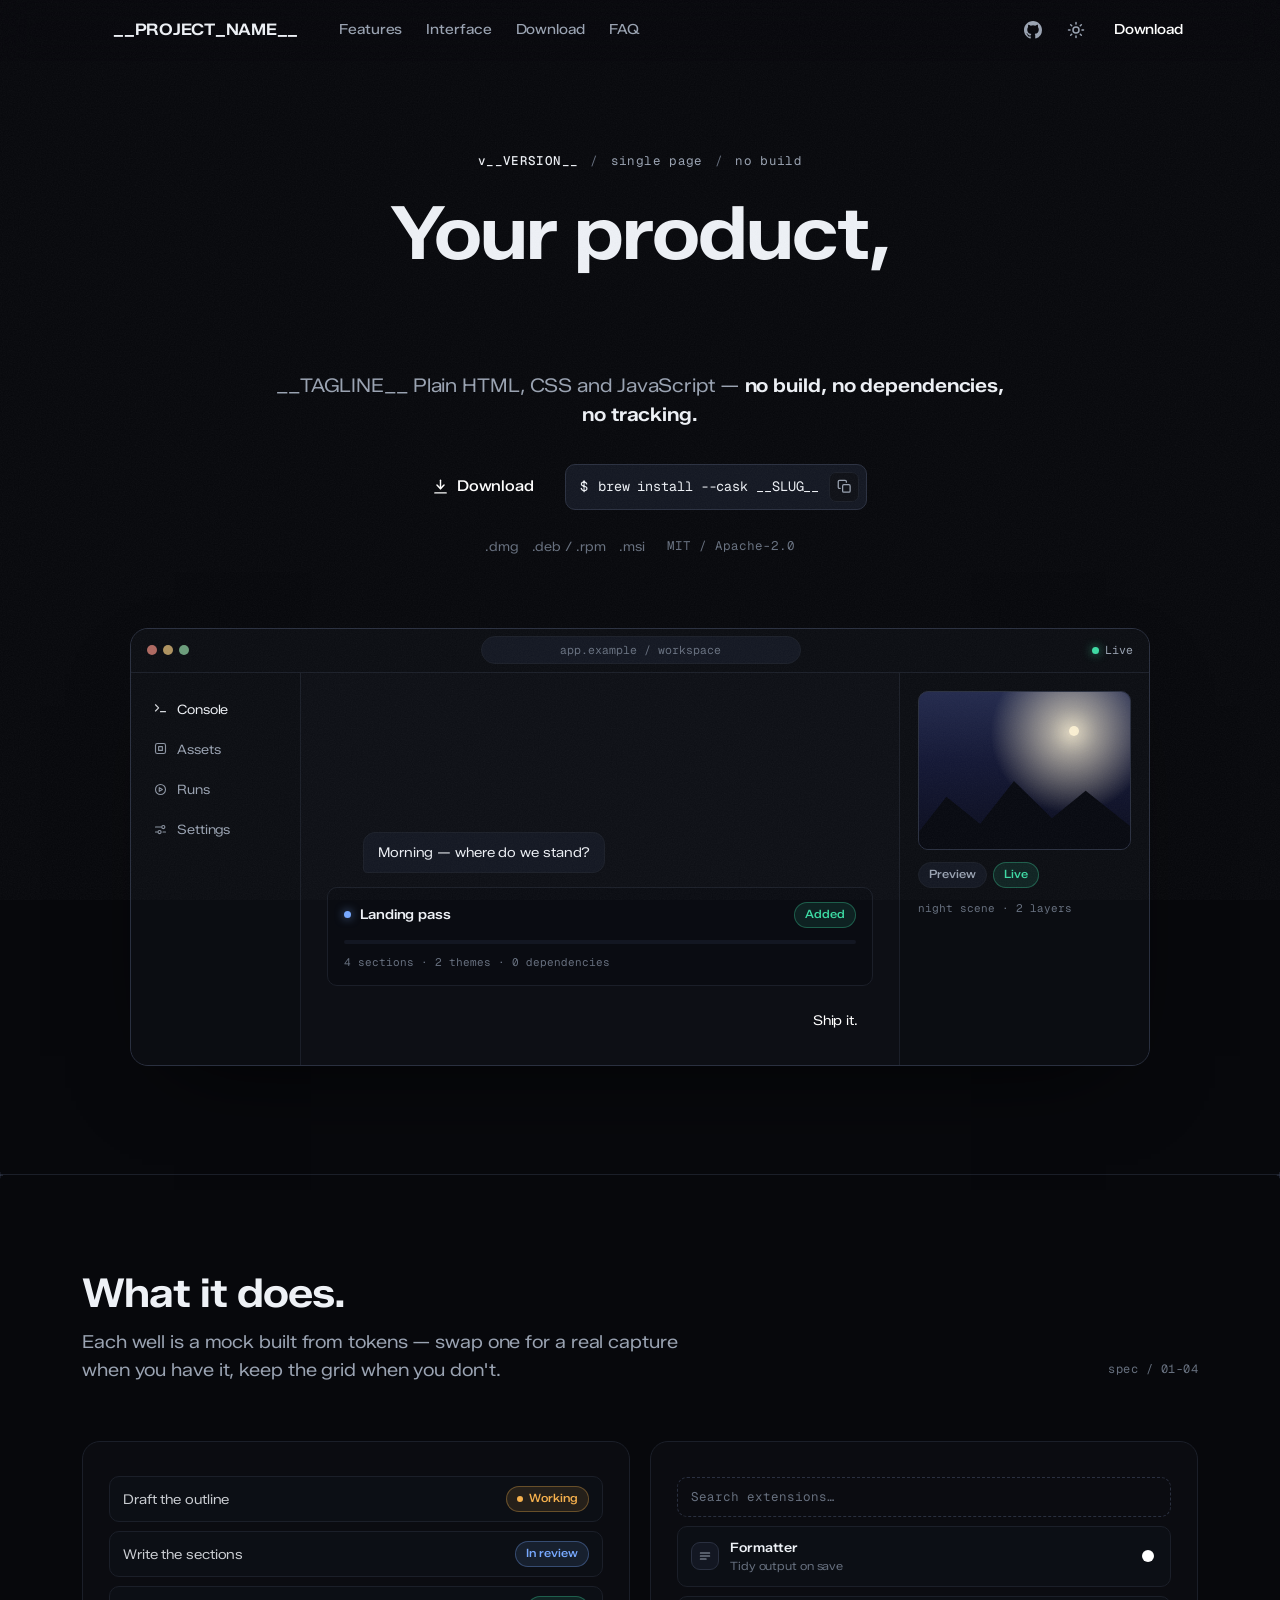
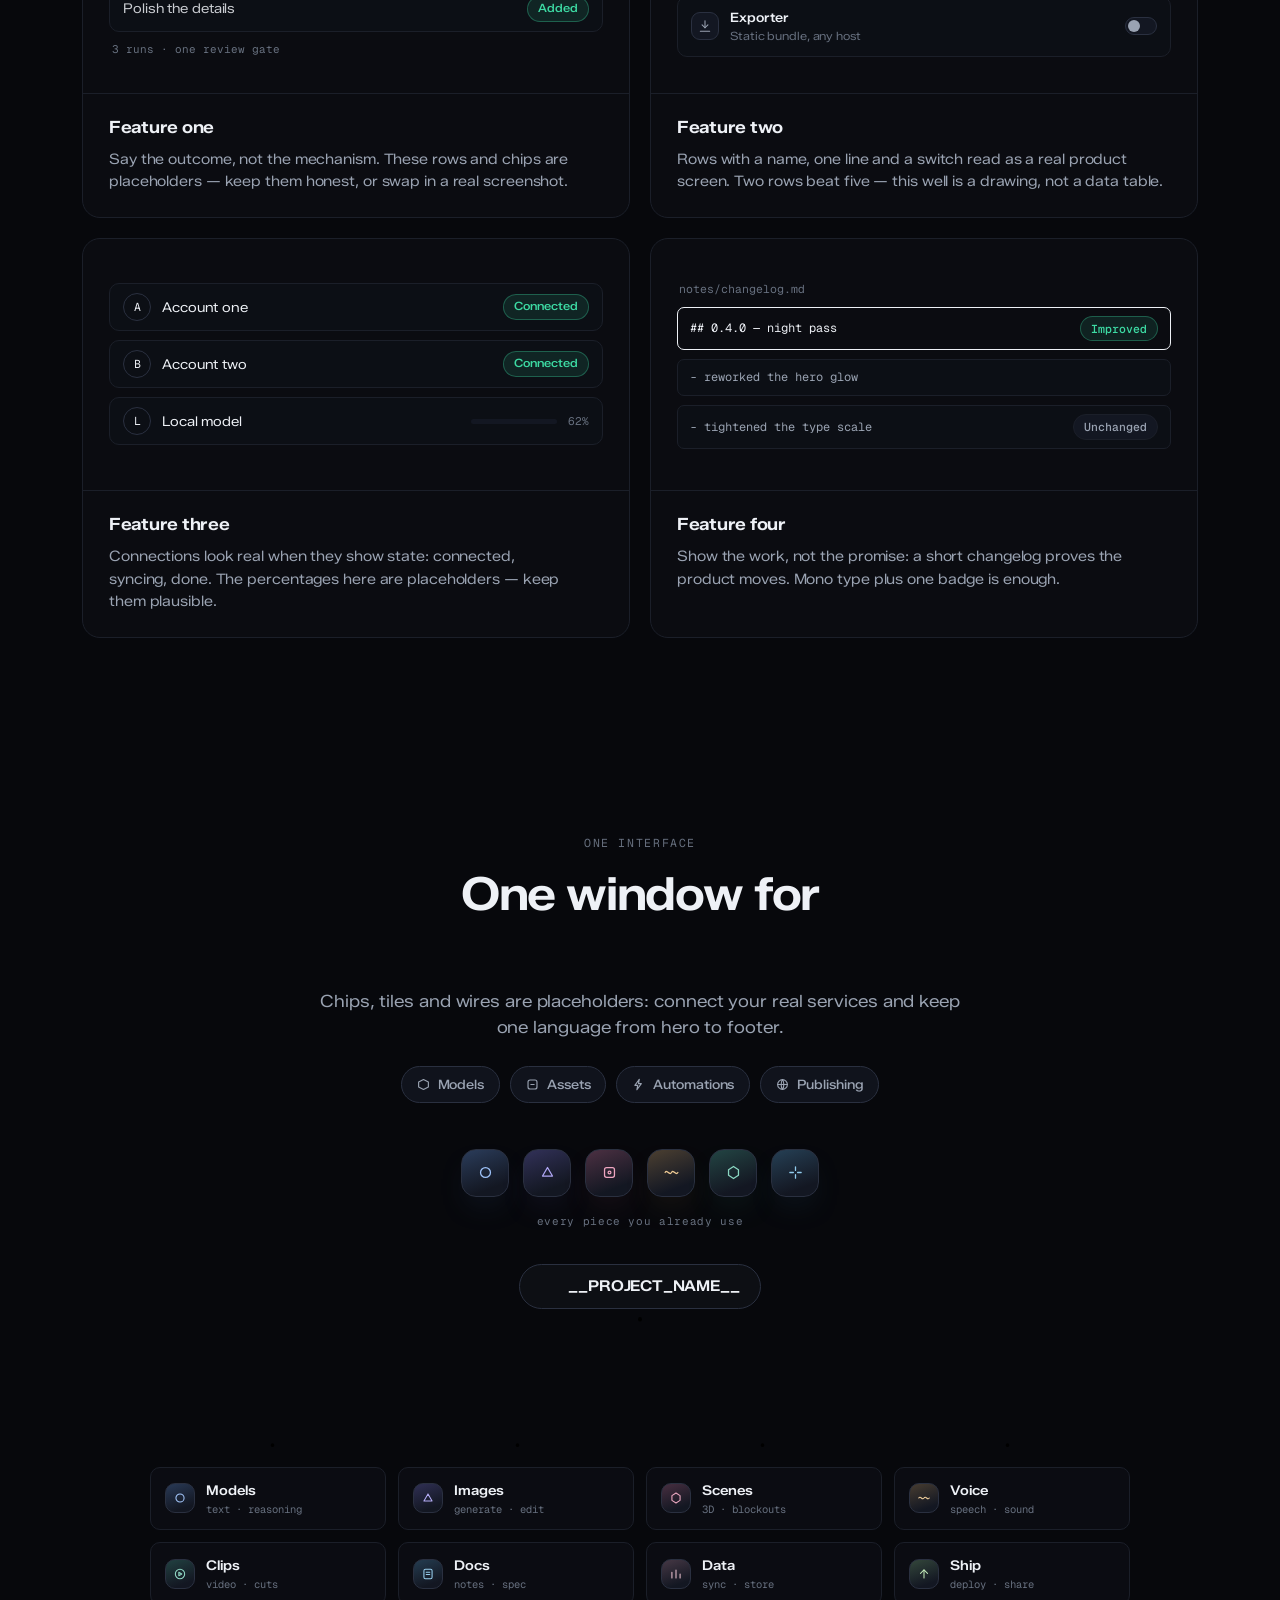
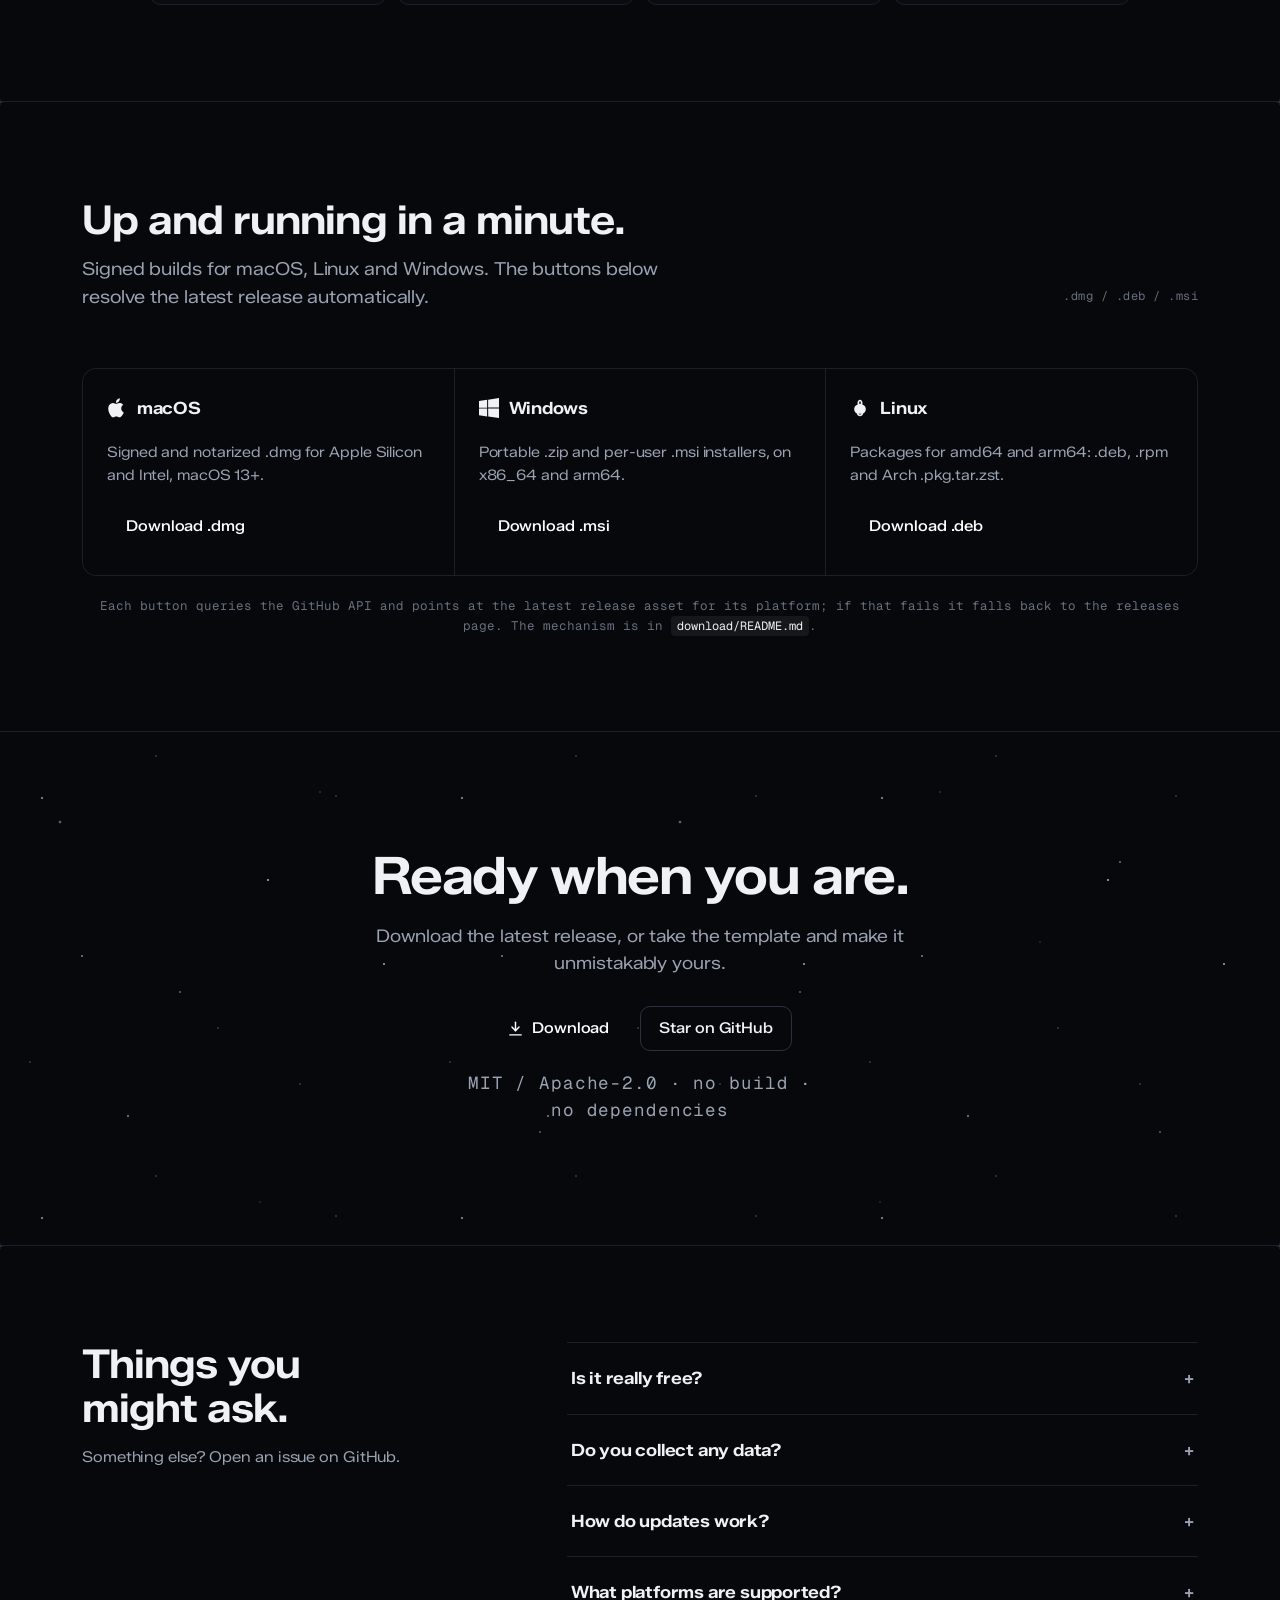
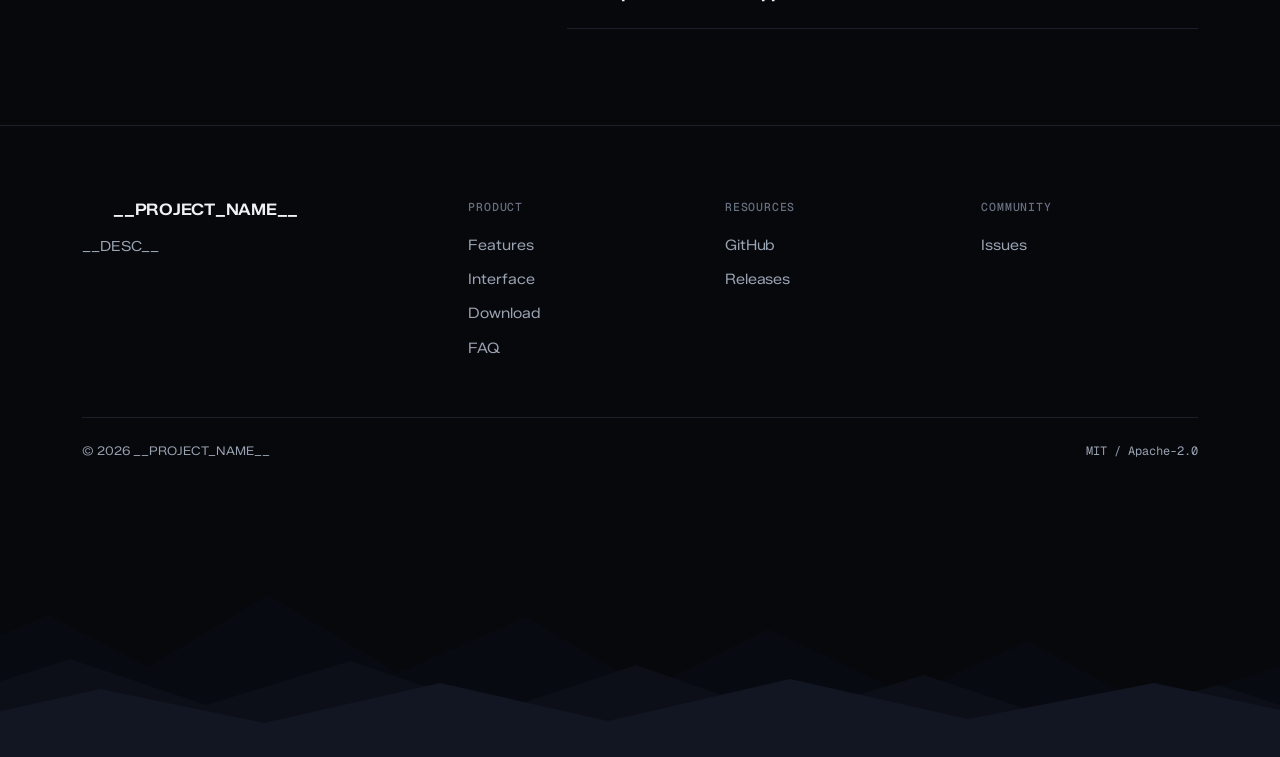
<file: template-v2/index.html>
<!DOCTYPE html>
<html lang="en" data-repo="__REPO__">
<head>
  <meta charset="utf-8" />
  <meta name="viewport" content="width=device-width, initial-scale=1" />
  <title>__PROJECT_NAME__</title>
  <meta name="description" content="__DESC__" />

  <!-- Open Graph -->
  <meta property="og:title" content="__PROJECT_NAME__" />
  <meta property="og:description" content="__DESC__" />
  <meta property="og:type" content="website" />

  <!--
    Anti-FOUC, dark-first: a Aurora nasce escura; o tema claro é escolha
    explícita e este script a aplica antes do primeiro paint. Precisa ficar
    inline e no <head> — como arquivo externo, a página pisca no tema errado.
  -->
  <script>
    (function () {
      try {
        var t = localStorage.getItem("theme");
        document.documentElement.classList.toggle("light", t === "light");
      } catch (e) {}
    })();
  </script>

  <!-- Fontes self-hosted (OFL, licenças em assets/fonts/): preload evita
       o flash de fallback no primeiro paint do hero. -->
  <link rel="preload" href="assets/fonts/ZalandoSansSemiExpanded-variable.woff2" as="font" type="font/woff2" crossorigin />
  <link rel="preload" href="assets/fonts/GeistMono-variable.woff2" as="font" type="font/woff2" crossorigin />
  <link rel="stylesheet" href="assets/css/styles.css" />
</head>
<body>
  <header class="nav" id="nav">
    <div class="nav-inner">
      <a class="brand" href="/">
        <span class="brand-mark" aria-hidden="true"></span>
        <span>__PROJECT_NAME__</span>
      </a>

      <nav class="nav-links" aria-label="Primary">
        <a href="#features">Features</a>
        <a href="#interface">Interface</a>
        <a href="#download">Download</a>
        <a href="#faq">FAQ</a>
      </nav>

      <div class="nav-right">
        <a class="nav-gh" href="https://github.com/__REPO__" target="_blank" rel="noopener" aria-label="GitHub repository">
          <svg viewBox="0 0 16 16" width="18" height="18" fill="currentColor" aria-hidden="true"><path d="M8 0C3.58 0 0 3.58 0 8c0 3.54 2.29 6.53 5.47 7.59.4.07.55-.17.55-.38 0-.19-.01-.82-.01-1.49-2.01.37-2.53-.49-2.69-.94-.09-.23-.48-.94-.82-1.13-.28-.15-.68-.52-.01-.53.63-.01 1.08.58 1.23.82.72 1.21 1.87.87 2.33.66.07-.52.28-.87.51-1.07-1.78-.2-3.64-.89-3.64-3.95 0-.87.31-1.59.82-2.15-.08-.2-.36-1.02.08-2.12 0 0 .67-.21 2.2.82a7.42 7.42 0 0 1 4 0c1.53-1.04 2.2-.82 2.2-.82.44 1.1.16 1.92.08 2.12.51.56.82 1.27.82 2.15 0 3.07-1.87 3.75-3.65 3.95.29.25.54.73.54 1.48 0 1.07-.01 1.93-.01 2.2 0 .21.15.46.55.38A8.01 8.01 0 0 0 16 8c0-4.42-3.58-8-8-8Z"/></svg>
        </a>

        <button type="button" class="icon-btn" id="theme-toggle" aria-label="Toggle theme" title="Toggle theme">
          <svg viewBox="0 0 24 24" width="18" height="18" fill="none" stroke="currentColor" stroke-width="2" stroke-linecap="round" stroke-linejoin="round" aria-hidden="true">
            <g class="icon-sun"><circle cx="12" cy="12" r="4"/><path d="M12 2v2M12 20v2M4.9 4.9l1.4 1.4M17.7 17.7l1.4 1.4M2 12h2M20 12h2M4.9 19.1l1.4-1.4M17.7 6.3l1.4-1.4"/></g>
            <path class="icon-moon" d="M12 3a6 6 0 0 0 9 9 9 9 0 1 1-9-9Z"/>
          </svg>
        </button>

        <a class="btn btn-primary" href="#download">Download</a>
      </div>
    </div>
  </header>

  <main>
    <!-- ============================== HERO ============================== -->
    <section class="hero">
      <div class="hero-aura" aria-hidden="true"></div>

      <div class="wrap hero-inner">
        <span class="hero-spec mono">
          <b>v__VERSION__</b>
          <span class="sep">/</span>
          <span>single page</span>
          <span class="sep">/</span>
          <span>no build</span>
        </span>

        <h1>Your product,<br /><span class="accent-word">in its best light.</span></h1>

        <p class="lede">
          __TAGLINE__ Plain HTML, CSS and JavaScript —
          <b>no build, no dependencies, no tracking.</b>
        </p>

        <div class="cta-row">
          <a class="btn btn-primary" href="#download">
            <svg viewBox="0 0 24 24" width="17" height="17" fill="none" stroke="currentColor" stroke-width="2" stroke-linecap="round" stroke-linejoin="round" aria-hidden="true"><path d="M12 3v12"/><path d="m7 10 5 5 5-5"/><path d="M4 21h16"/></svg>
            <span>Download</span>
          </a>
          <div class="brew" id="brew">
            <span class="sigil">$</span>
            <span class="brew-cmd">brew install --cask __SLUG__</span>
            <button type="button" class="copy-btn" data-copy="brew install --cask __SLUG__" aria-label="Copy command"></button>
          </div>
        </div>

        <p class="hero-foot">
          <span class="foot-os-row">
            <span class="foot-os">.dmg<span class="foot-tip mono">macOS</span></span>
            <span class="foot-os">.deb / .rpm<span class="foot-tip mono">Linux</span></span>
            <span class="foot-os">.msi<span class="foot-tip mono">Windows</span></span>
          </span>
          <span class="foot-lic mono">MIT / Apache-2.0</span>
        </p>
      </div>

      <!-- O shot: moldura de navegador com um mock de produto feito em
           HTML/CSS puro — nada de imagem. O halo atrás é o artefato-assinatura.
           Tudo decoração: aria-hidden, textos são placeholders. -->
      <div class="wrap shot-wrap">
        <div class="shot">
          <div class="shot-halo" aria-hidden="true"></div>

          <figure class="frame" aria-hidden="true">
            <div class="frame-bar">
              <span class="frame-dots"><i></i><i></i><i></i></span>
              <span class="frame-addr mono">app.example / workspace</span>
              <span class="frame-live mono"><i></i>Live</span>
            </div>

            <div class="frame-body">
              <aside class="f-rail">
                <span class="f-item is-on"><svg viewBox="0 0 24 24" width="15" height="15" fill="none" stroke="currentColor" stroke-width="1.8" stroke-linecap="round" stroke-linejoin="round"><path d="m4 6 5 5-5 5"/><path d="M12 17h8"/></svg>Console</span>
                <span class="f-item"><svg viewBox="0 0 24 24" width="15" height="15" fill="none" stroke="currentColor" stroke-width="1.8" stroke-linecap="round" stroke-linejoin="round"><rect x="4" y="4" width="16" height="16" rx="3"/><path d="M9 9h6v6H9z"/></svg>Assets</span>
                <span class="f-item"><svg viewBox="0 0 24 24" width="15" height="15" fill="none" stroke="currentColor" stroke-width="1.8" stroke-linecap="round" stroke-linejoin="round"><circle cx="12" cy="12" r="8"/><path d="m10 9 5 3-5 3z"/></svg>Runs</span>
                <span class="f-item"><svg viewBox="0 0 24 24" width="15" height="15" fill="none" stroke="currentColor" stroke-width="1.8" stroke-linecap="round" stroke-linejoin="round"><path d="M4 8h9"/><circle cx="16.5" cy="8" r="2.5"/><path d="M4 16h3"/><circle cx="10.5" cy="16" r="2.5"/><path d="M16 16h4"/></svg>Settings</span>
              </aside>

              <div class="f-main">
                <div class="f-msg">
                  <span class="f-avatar"></span>
                  <span class="f-bubble">Morning — where do we stand?</span>
                </div>

                <div class="f-card">
                  <div class="f-card-head">
                    <span class="f-dot"></span>
                    <span class="f-card-title">Landing pass</span>
                    <span class="chip ok">Added</span>
                  </div>
                  <div class="f-progress"><i></i></div>
                  <div class="f-card-meta mono">4 sections · 2 themes · 0 dependencies</div>
                </div>

                <div class="f-msg f-msg-right">
                  <span class="f-bubble f-bubble-accent">Ship it.</span>
                </div>
              </div>

              <div class="f-side">
                <span class="f-scene"><i class="f-moon"></i></span>
                <span class="f-side-chips"><span class="chip">Preview</span><span class="chip ok">Live</span></span>
                <span class="f-side-meta mono">night scene · 2 layers</span>
              </div>
            </div>
          </figure>
        </div>
      </div>
    </section>

    <!-- ============================ FEATURES ============================ -->
    <section class="section rule" id="features">
      <div class="wrap">
        <div class="section-head">
          <div class="section-head-copy">
            <h2>What it does.</h2>
            <p>Each well is a mock built from tokens — swap one for a real capture when you have it, keep the grid when you don't.</p>
          </div>
          <span class="spec-line mono">spec / 01-04</span>
        </div>

        <div class="feat-grid">
          <article class="card">
            <div class="well">
              <div class="mock mock-runs">
                <div class="mr-row"><span class="mr-name">Draft the outline</span><span class="chip busy"><i class="dot"></i>Working</span></div>
                <div class="mr-row"><span class="mr-name">Write the sections</span><span class="chip info">In review</span></div>
                <div class="mr-row"><span class="mr-name">Polish the details</span><span class="chip ok">Added</span></div>
                <div class="mr-meta mono">3 runs · one review gate</div>
              </div>
            </div>
            <div class="card-body">
              <h3>Feature one</h3>
              <p>Say the outcome, not the mechanism. These rows and chips are placeholders — keep them honest, or swap in a real screenshot.</p>
            </div>
          </article>

          <article class="card">
            <div class="well">
              <div class="mock mock-panel">
                <div class="mp-search mono">Search extensions…</div>
                <div class="mp-row">
                  <span class="mp-mark"><svg viewBox="0 0 24 24" width="14" height="14" fill="none" stroke="currentColor" stroke-width="1.8" stroke-linecap="round" stroke-linejoin="round"><path d="M4 7h16M4 12h16M4 17h10"/></svg></span>
                  <span class="mp-copy"><b>Formatter</b><i>Tidy output on save</i></span>
                  <span class="sw is-on"></span>
                </div>
                <div class="mp-row">
                  <span class="mp-mark"><svg viewBox="0 0 24 24" width="14" height="14" fill="none" stroke="currentColor" stroke-width="1.8" stroke-linecap="round" stroke-linejoin="round"><path d="M12 3v12"/><path d="m7 10 5 5 5-5"/><path d="M4 21h16"/></svg></span>
                  <span class="mp-copy"><b>Exporter</b><i>Static bundle, any host</i></span>
                  <span class="sw"></span>
                </div>
              </div>
            </div>
            <div class="card-body">
              <h3>Feature two</h3>
              <p>Rows with a name, one line and a switch read as a real product screen. Two rows beat five — this well is a drawing, not a data table.</p>
            </div>
          </article>

          <article class="card">
            <div class="well">
              <div class="mock mock-conn">
                <div class="mc-row"><span class="mc-mark">A</span><span class="mc-name">Account one</span><span class="chip ok">Connected</span></div>
                <div class="mc-row"><span class="mc-mark">B</span><span class="mc-name">Account two</span><span class="chip ok">Connected</span></div>
                <div class="mc-row"><span class="mc-mark">L</span><span class="mc-name">Local model</span><span class="mc-bar"><i></i></span><span class="mc-pct mono">62%</span></div>
              </div>
            </div>
            <div class="card-body">
              <h3>Feature three</h3>
              <p>Connections look real when they show state: connected, syncing, done. The percentages here are placeholders — keep them plausible.</p>
            </div>
          </article>

          <article class="card">
            <div class="well">
              <div class="mock mock-notes">
                <div class="mn-path mono">notes/changelog.md</div>
                <div class="mn-line mono">## 0.4.0 — night pass <span class="chip ok">Improved</span></div>
                <div class="mn-line mono">- reworked the hero glow</div>
                <div class="mn-line mono">- tightened the type scale <span class="chip">Unchanged</span></div>
              </div>
            </div>
            <div class="card-body">
              <h3>Feature four</h3>
              <p>Show the work, not the promise: a short changelog proves the product moves. Mono type plus one badge is enough.</p>
            </div>
          </article>
        </div>
      </div>
    </section>

    <!-- ============================ INTERFACE ============================ -->
    <!-- Os ribbons (faixas borradas) e o diagrama são os artefatos desta seção:
         tudo CSS/SVG, sem imagem, sem vídeo. -->
    <section class="section int" id="interface">
      <div class="ribbons" aria-hidden="true">
        <span class="ribbon rb-l"></span>
        <span class="ribbon rb-r"></span>
      </div>

      <div class="wrap int-inner">
        <div class="int-head">
          <span class="eyebrow mono">one interface</span>
          <h2>One window for<br /><span class="accent-word">every moving piece.</span></h2>
          <p class="int-lede">Chips, tiles and wires are placeholders: connect your real services and keep one language from hero to footer.</p>

          <div class="chips">
            <span class="chip-ico"><svg viewBox="0 0 16 16" width="13" height="13" fill="none" stroke="currentColor" stroke-width="1.4" stroke-linecap="round" stroke-linejoin="round"><path d="M8 1.8 14 5v6l-6 3.2L2 11V5z"/></svg>Models</span>
            <span class="chip-ico"><svg viewBox="0 0 16 16" width="13" height="13" fill="none" stroke="currentColor" stroke-width="1.4" stroke-linecap="round" stroke-linejoin="round"><rect x="2.5" y="2.5" width="11" height="11" rx="2.5"/><path d="M6 8h4"/></svg>Assets</span>
            <span class="chip-ico"><svg viewBox="0 0 16 16" width="13" height="13" fill="none" stroke="currentColor" stroke-width="1.4" stroke-linecap="round" stroke-linejoin="round"><path d="M9 1.5 3.5 9H7l-1 5.5L11.5 7H8z"/></svg>Automations</span>
            <span class="chip-ico"><svg viewBox="0 0 16 16" width="13" height="13" fill="none" stroke="currentColor" stroke-width="1.4" stroke-linecap="round" stroke-linejoin="round"><circle cx="8" cy="8" r="6"/><path d="M2 8h12M8 2c2.2 2.6 2.2 9.4 0 12-2.2-2.6-2.2-9.4 0-12z"/></svg>Publishing</span>
          </div>
        </div>

        <div class="icons" aria-hidden="true">
          <span class="ico" style="--t-h:#6ea8fe"><svg viewBox="0 0 24 24" width="17" height="17" fill="none" stroke="currentColor" stroke-width="1.8" stroke-linecap="round"><circle cx="12" cy="12" r="7"/></svg></span>
          <span class="ico" style="--t-h:#8b7cf6"><svg viewBox="0 0 24 24" width="17" height="17" fill="none" stroke="currentColor" stroke-width="1.8" stroke-linecap="round" stroke-linejoin="round"><path d="M12 5 19 17H5z"/></svg></span>
          <span class="ico" style="--t-h:#f078a0"><svg viewBox="0 0 24 24" width="17" height="17" fill="none" stroke="currentColor" stroke-width="1.8" stroke-linecap="round" stroke-linejoin="round"><rect x="5" y="5" width="14" height="14" rx="3"/><circle cx="12" cy="12" r="2"/></svg></span>
          <span class="ico" style="--t-h:#f0b45a"><svg viewBox="0 0 24 24" width="17" height="17" fill="none" stroke="currentColor" stroke-width="1.8" stroke-linecap="round"><path d="M3 12c3-5 6 5 9 0s6 5 9 0"/></svg></span>
          <span class="ico" style="--t-h:#4ec9a4"><svg viewBox="0 0 24 24" width="17" height="17" fill="none" stroke="currentColor" stroke-width="1.8" stroke-linecap="round" stroke-linejoin="round"><path d="M12 3.5 19 8v8l-7 4.5L5 16V8z"/></svg></span>
          <span class="ico" style="--t-h:#59b6e8"><svg viewBox="0 0 24 24" width="17" height="17" fill="none" stroke="currentColor" stroke-width="1.8" stroke-linecap="round"><path d="M12 4v5M12 15v5M4 12h5M15 12h5"/></svg></span>
        </div>
        <span class="icons-cap mono">every piece you already use</span>

        <div class="pipeline">
          <span class="hub"><span class="brand-mark" aria-hidden="true"></span><span>__PROJECT_NAME__</span></span>

          <!-- Fiação do diagrama: puro SVG, stroke fino; os pontos nas pontas
               "aterrissam" na grade de ferramentas abaixo. -->
          <svg class="wires" viewBox="0 0 1200 140" preserveAspectRatio="none" aria-hidden="true">
            <path class="w-faint" d="M600 26 C600 104 34 96 34 136"/>
            <path class="w-faint" d="M600 26 C600 104 1166 96 1166 136"/>
            <path d="M600 0 V 26"/>
            <path d="M600 26 C600 94 150 80 150 136"/>
            <path d="M600 26 C600 94 450 80 450 136"/>
            <path d="M600 26 C600 94 750 80 750 136"/>
            <path d="M600 26 C600 94 1050 80 1050 136"/>
            <circle cx="600" cy="2.4" r="2.4"/>
            <circle cx="150" cy="136" r="2"/>
            <circle cx="450" cy="136" r="2"/>
            <circle cx="750" cy="136" r="2"/>
            <circle cx="1050" cy="136" r="2"/>
          </svg>

          <div class="tool-grid">
            <span class="tool"><span class="tool-mark" style="--t-h:#6ea8fe"><svg viewBox="0 0 24 24" width="14" height="14" fill="none" stroke="currentColor" stroke-width="1.8" stroke-linecap="round"><circle cx="12" cy="12" r="7"/></svg></span><span class="tool-copy"><b>Models</b><i class="mono">text · reasoning</i></span></span>
            <span class="tool"><span class="tool-mark" style="--t-h:#8b7cf6"><svg viewBox="0 0 24 24" width="14" height="14" fill="none" stroke="currentColor" stroke-width="1.8" stroke-linecap="round" stroke-linejoin="round"><path d="M12 5 19 17H5z"/></svg></span><span class="tool-copy"><b>Images</b><i class="mono">generate · edit</i></span></span>
            <span class="tool"><span class="tool-mark" style="--t-h:#f078a0"><svg viewBox="0 0 24 24" width="14" height="14" fill="none" stroke="currentColor" stroke-width="1.8" stroke-linecap="round" stroke-linejoin="round"><path d="M12 3.5 19 8v8l-7 4.5L5 16V8z"/></svg></span><span class="tool-copy"><b>Scenes</b><i class="mono">3D · blockouts</i></span></span>
            <span class="tool"><span class="tool-mark" style="--t-h:#f0b45a"><svg viewBox="0 0 24 24" width="14" height="14" fill="none" stroke="currentColor" stroke-width="1.8" stroke-linecap="round"><path d="M3 12c3-5 6 5 9 0s6 5 9 0"/></svg></span><span class="tool-copy"><b>Voice</b><i class="mono">speech · sound</i></span></span>
            <span class="tool"><span class="tool-mark" style="--t-h:#4ec9a4"><svg viewBox="0 0 24 24" width="14" height="14" fill="none" stroke="currentColor" stroke-width="1.8" stroke-linecap="round" stroke-linejoin="round"><circle cx="12" cy="12" r="8"/><path d="m10 9 5 3-5 3z"/></svg></span><span class="tool-copy"><b>Clips</b><i class="mono">video · cuts</i></span></span>
            <span class="tool"><span class="tool-mark" style="--t-h:#59b6e8"><svg viewBox="0 0 24 24" width="14" height="14" fill="none" stroke="currentColor" stroke-width="1.8" stroke-linecap="round" stroke-linejoin="round"><rect x="5" y="4" width="14" height="16" rx="2.5"/><path d="M9 9h6M9 13h6"/></svg></span><span class="tool-copy"><b>Docs</b><i class="mono">notes · spec</i></span></span>
            <span class="tool"><span class="tool-mark" style="--t-h:#e8a0b4"><svg viewBox="0 0 24 24" width="14" height="14" fill="none" stroke="currentColor" stroke-width="1.8" stroke-linecap="round"><path d="M5 19V9M12 19V5M19 19v-7"/></svg></span><span class="tool-copy"><b>Data</b><i class="mono">sync · store</i></span></span>
            <span class="tool"><span class="tool-mark" style="--t-h:#9ee08a"><svg viewBox="0 0 24 24" width="14" height="14" fill="none" stroke="currentColor" stroke-width="1.8" stroke-linecap="round" stroke-linejoin="round"><path d="M12 19V5"/><path d="m6 11 6-6 6 6"/></svg></span><span class="tool-copy"><b>Ship</b><i class="mono">deploy · share</i></span></span>
          </div>
        </div>
      </div>
    </section>

    <!-- ============================ DOWNLOAD ============================ -->
    <section class="section rule" id="download">
      <div class="wrap">
        <div class="section-head">
          <div class="section-head-copy">
            <h2>Up and running in a minute.</h2>
            <p>Signed builds for macOS, Linux and Windows. The buttons below resolve the latest release automatically.</p>
          </div>
          <span class="spec-line mono">.dmg / .deb / .msi</span>
        </div>

        <div class="card-grid card-grid-3">
          <div class="install-card">
            <div class="install-os"><svg class="os-mark" viewBox="0 0 24 24" fill="currentColor" aria-hidden="true"><path d="M17.05 12.54c-.03-2.9 2.36-4.29 2.47-4.36-1.35-1.97-3.44-2.24-4.18-2.27-1.78-.18-3.47 1.05-4.37 1.05-.9 0-2.29-1.02-3.77-1-1.94.03-3.72 1.13-4.72 2.86-2.01 3.49-.51 8.66 1.45 11.49.96 1.39 2.1 2.94 3.6 2.89 1.45-.06 2-.93 3.75-.93 1.75 0 2.24.93 3.77.9 1.56-.03 2.55-1.41 3.5-2.81 1.1-1.61 1.56-3.17 1.58-3.25-.03-.02-3.03-1.16-3.06-4.6ZM14.2 4.06c.8-.97 1.33-2.31 1.19-3.65-1.15.05-2.53.77-3.35 1.73-.73.85-1.38 2.22-1.21 3.53 1.28.1 2.59-.65 3.37-1.61Z"/></svg><h3>macOS</h3></div>
            <p>Signed and notarized .dmg for Apple Silicon and Intel, macOS 13+.</p>
            <a class="btn btn-primary install-dl" href="https://github.com/__REPO__/releases/latest" data-release-os="macos">Download .dmg</a>
          </div>

          <div class="install-card">
            <div class="install-os"><svg class="os-mark" viewBox="0 0 24 24" fill="currentColor" aria-hidden="true"><path d="M0 3.45 9.75 2.1v9.45H0m10.95-9.6L24 0v11.4H10.95M0 12.6h9.75v9.45L0 20.7M10.95 12.6H24V24l-12.9-1.8"/></svg><h3>Windows</h3></div>
            <p>Portable .zip and per-user .msi installers, on x86_64 and arm64.</p>
            <a class="btn btn-primary install-dl" href="https://github.com/__REPO__/releases/latest" data-release-os="windows">Download .msi</a>
          </div>

          <div class="install-card">
            <div class="install-os"><svg class="os-mark" viewBox="0 0 24 24" fill="currentColor" aria-hidden="true"><path d="M12 2c-1.7 0-3 1.7-3 4 0 .6.1 1.2.3 1.7C6.6 8.6 5 10.7 5 13.3c0 2.4 1.3 4.4 3.2 5.3.4 2 2 3.4 3.8 3.4s3.4-1.4 3.8-3.4c1.9-.9 3.2-2.9 3.2-5.3 0-2.6-1.6-4.7-4.3-5.6.2-.5.3-1.1.3-1.7 0-2.3-1.3-4-3-4Zm0 2c.6 0 1 1 1 2 0 .4 0 .7-.1 1.1-.3-.1-.6-.1-.9-.1s-.6 0-.9.1c-.1-.4-.1-.7-.1-1.1 0-1 .4-2 1-2Zm-1.9 14.6c.5.3 1.2.4 1.9.4s1.4-.1 1.9-.4c-.4.9-1.1 1.4-1.9 1.4s-1.5-.5-1.9-1.4Z"/></svg><h3>Linux</h3></div>
            <p>Packages for amd64 and arm64: .deb, .rpm and Arch .pkg.tar.zst.</p>
            <a class="btn btn-primary install-dl" href="https://github.com/__REPO__/releases/latest" data-release-os="linux">Download .deb</a>
          </div>
        </div>

        <p class="install-note mono">Each button queries the GitHub API and points at the latest release asset for its platform; if that fails it falls back to the releases page. The mechanism is in <code>download/README.md</code>.</p>
      </div>
    </section>

    <!-- ============================== CTA ============================== -->
    <section class="cta">
      <div class="stars" aria-hidden="true"></div>
      <div class="wrap cta-inner">
        <h2>Ready when you are.</h2>
        <p>Download the latest release, or take the template and make it unmistakably yours.</p>
        <div class="cta-row">
          <a class="btn btn-primary" href="#download">
            <svg viewBox="0 0 24 24" width="17" height="17" fill="none" stroke="currentColor" stroke-width="2" stroke-linecap="round" stroke-linejoin="round" aria-hidden="true"><path d="M12 3v12"/><path d="m7 10 5 5 5-5"/><path d="M4 21h16"/></svg>
            <span>Download</span>
          </a>
          <a class="btn btn-ghost" href="https://github.com/__REPO__" target="_blank" rel="noopener">Star on GitHub</a>
        </div>
        <p class="cta-note mono">MIT / Apache-2.0 · no build · no dependencies</p>
      </div>
    </section>

    <!-- =============================== FAQ ============================== -->
    <section class="section rule" id="faq">
      <div class="wrap faq-grid">
        <div class="faq-head">
          <h2>Things you might ask.</h2>
          <p>Something else? Open an issue on <a href="https://github.com/__REPO__/issues" target="_blank" rel="noopener">GitHub</a>.</p>
        </div>
        <div class="faq-list">
          <details class="faq-item">
            <summary class="faq-q"><span>Is it really free?</span><span class="faq-chev" aria-hidden="true">+</span></summary>
            <div class="faq-a"><p>Say the license, then say what it costs to run. Honesty here buys trust everywhere else.</p></div>
          </details>
          <details class="faq-item">
            <summary class="faq-q"><span>Do you collect any data?</span><span class="faq-chev" aria-hidden="true">+</span></summary>
            <div class="faq-a"><p>If the answer is "no", make it specific: what never leaves the machine, and what (if anything) the website measures.</p></div>
          </details>
          <details class="faq-item">
            <summary class="faq-q"><span>How do updates work?</span><span class="faq-chev" aria-hidden="true">+</span></summary>
            <div class="faq-a"><p>Describe the update path in one sentence. If the app checks for updates, say how often and where it checks.</p></div>
          </details>
          <details class="faq-item">
            <summary class="faq-q"><span>What platforms are supported?</span><span class="faq-chev" aria-hidden="true">+</span></summary>
            <div class="faq-a"><p>List the platforms and the minimum versions. Update this answer the day a platform changes, not later.</p></div>
          </details>
        </div>
      </div>
    </section>
  </main>

  <footer>
    <div class="wrap">
      <div class="foot-grid">
        <div class="foot-brand">
          <div class="brand"><span class="brand-mark" aria-hidden="true"></span><span>__PROJECT_NAME__</span></div>
          <p>__DESC__</p>
        </div>
        <div class="foot-col">
          <h5>Product</h5>
          <a href="#features">Features</a>
          <a href="#interface">Interface</a>
          <a href="#download">Download</a>
          <a href="#faq">FAQ</a>
        </div>
        <div class="foot-col">
          <h5>Resources</h5>
          <a href="https://github.com/__REPO__" target="_blank" rel="noopener">GitHub</a>
          <a href="https://github.com/__REPO__/releases" target="_blank" rel="noopener">Releases</a>
        </div>
        <div class="foot-col">
          <h5>Community</h5>
          <a href="https://github.com/__REPO__/issues" target="_blank" rel="noopener">Issues</a>
        </div>
      </div>
      <div class="foot-bot">
        <span>&copy; <span id="year">2026</span> __PROJECT_NAME__</span>
        <span class="mono">MIT / Apache-2.0</span>
      </div>
    </div>

    <!-- Paisagem: três cristas em SVG puro; as cores são tokens (o tema
         claro acompanha). Fecha a página como o horizonte da cena do shot. -->
    <div class="landscape" aria-hidden="true">
      <svg viewBox="0 0 1440 240" preserveAspectRatio="xMidYMax slice" focusable="false">
        <path class="l3" d="M0 240V152L128 98l100 52 120-72 130 78 128-56 122 72 120-60 140 66 120-54 120 66 150-46 172 78v78Z"/>
        <path class="l2" d="M0 240V190L150 142l136 46 144-44 148 50 138-46 148 52 140-42 150 50 144-40 162 52V240Z"/>
        <path class="l1" d="M0 240v-28l180-40 164 34 176-40 168 38 182-42 178 40 186-36 206 44V240Z"/>
      </svg>
    </div>
  </footer>

  <script src="assets/js/app.js"></script>
  <script type="module" src="assets/js/latest-release.mjs"></script>
</body>
</html>
</file>
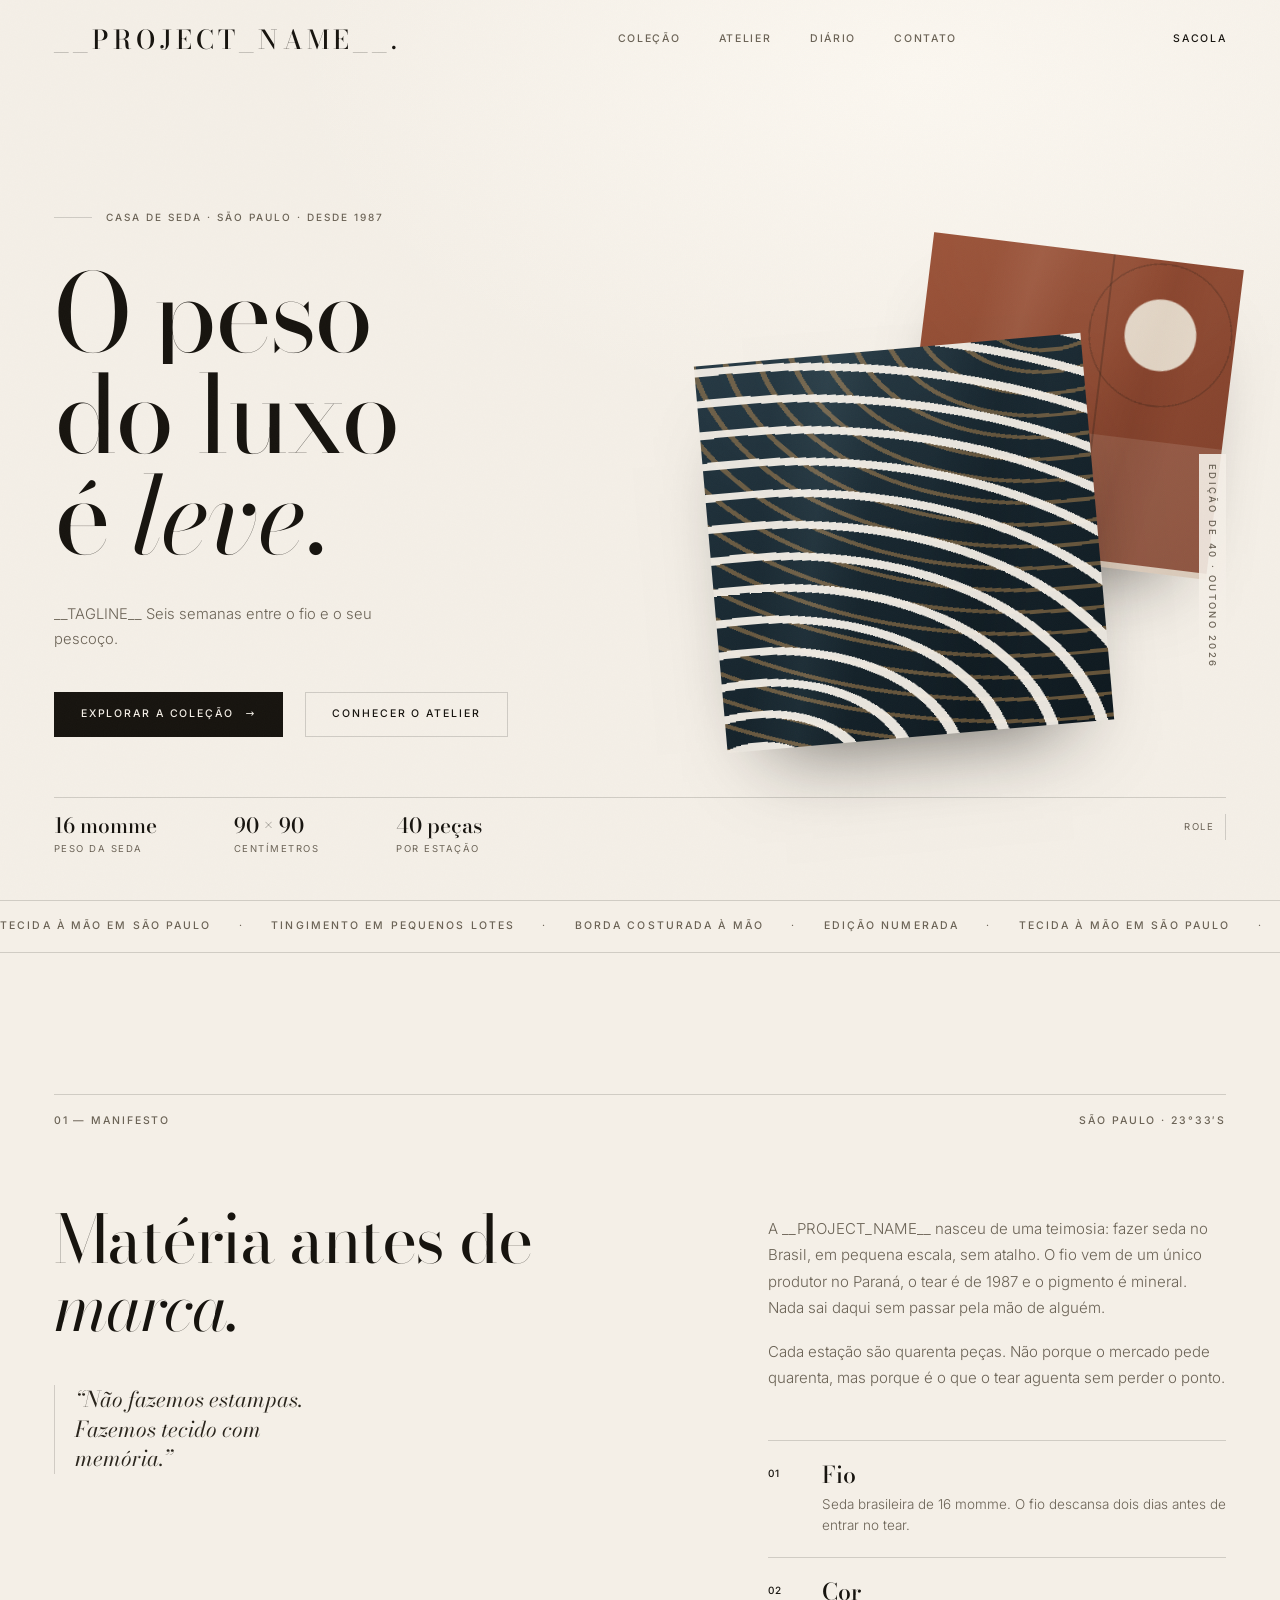
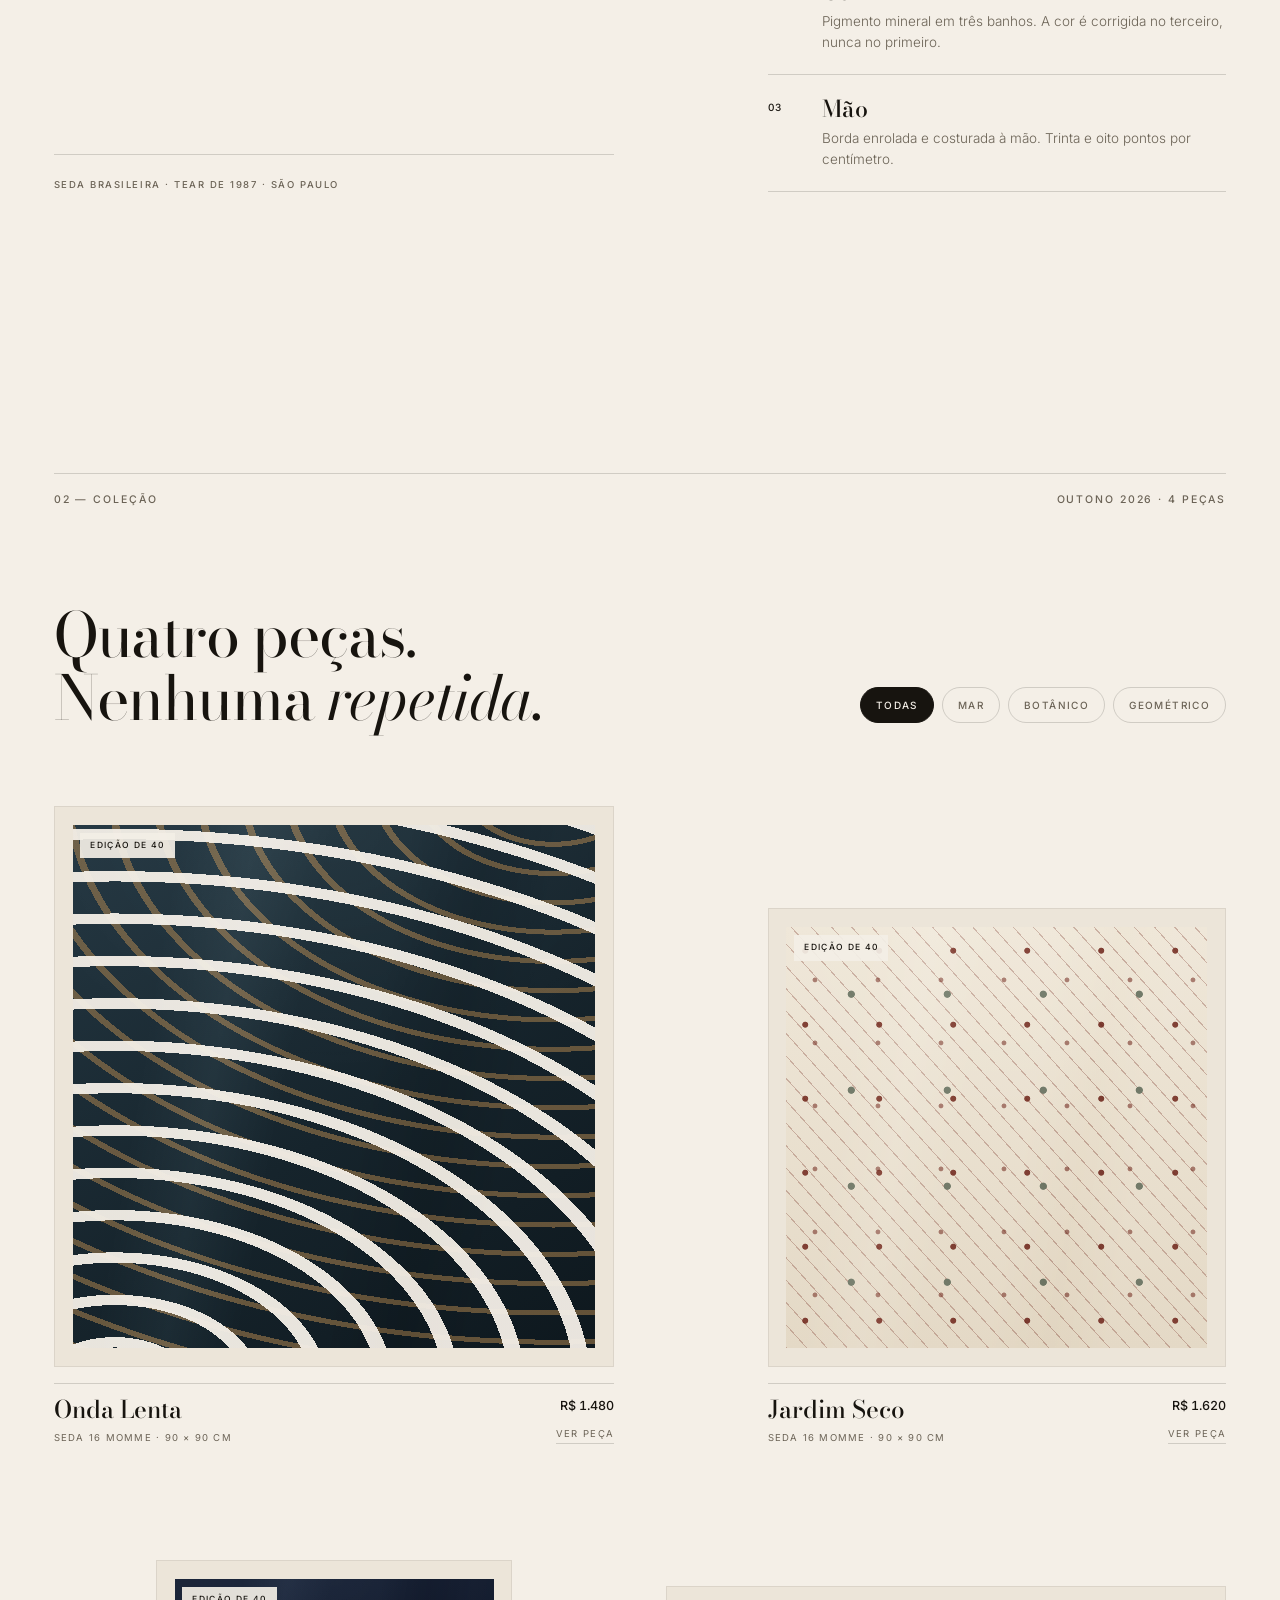
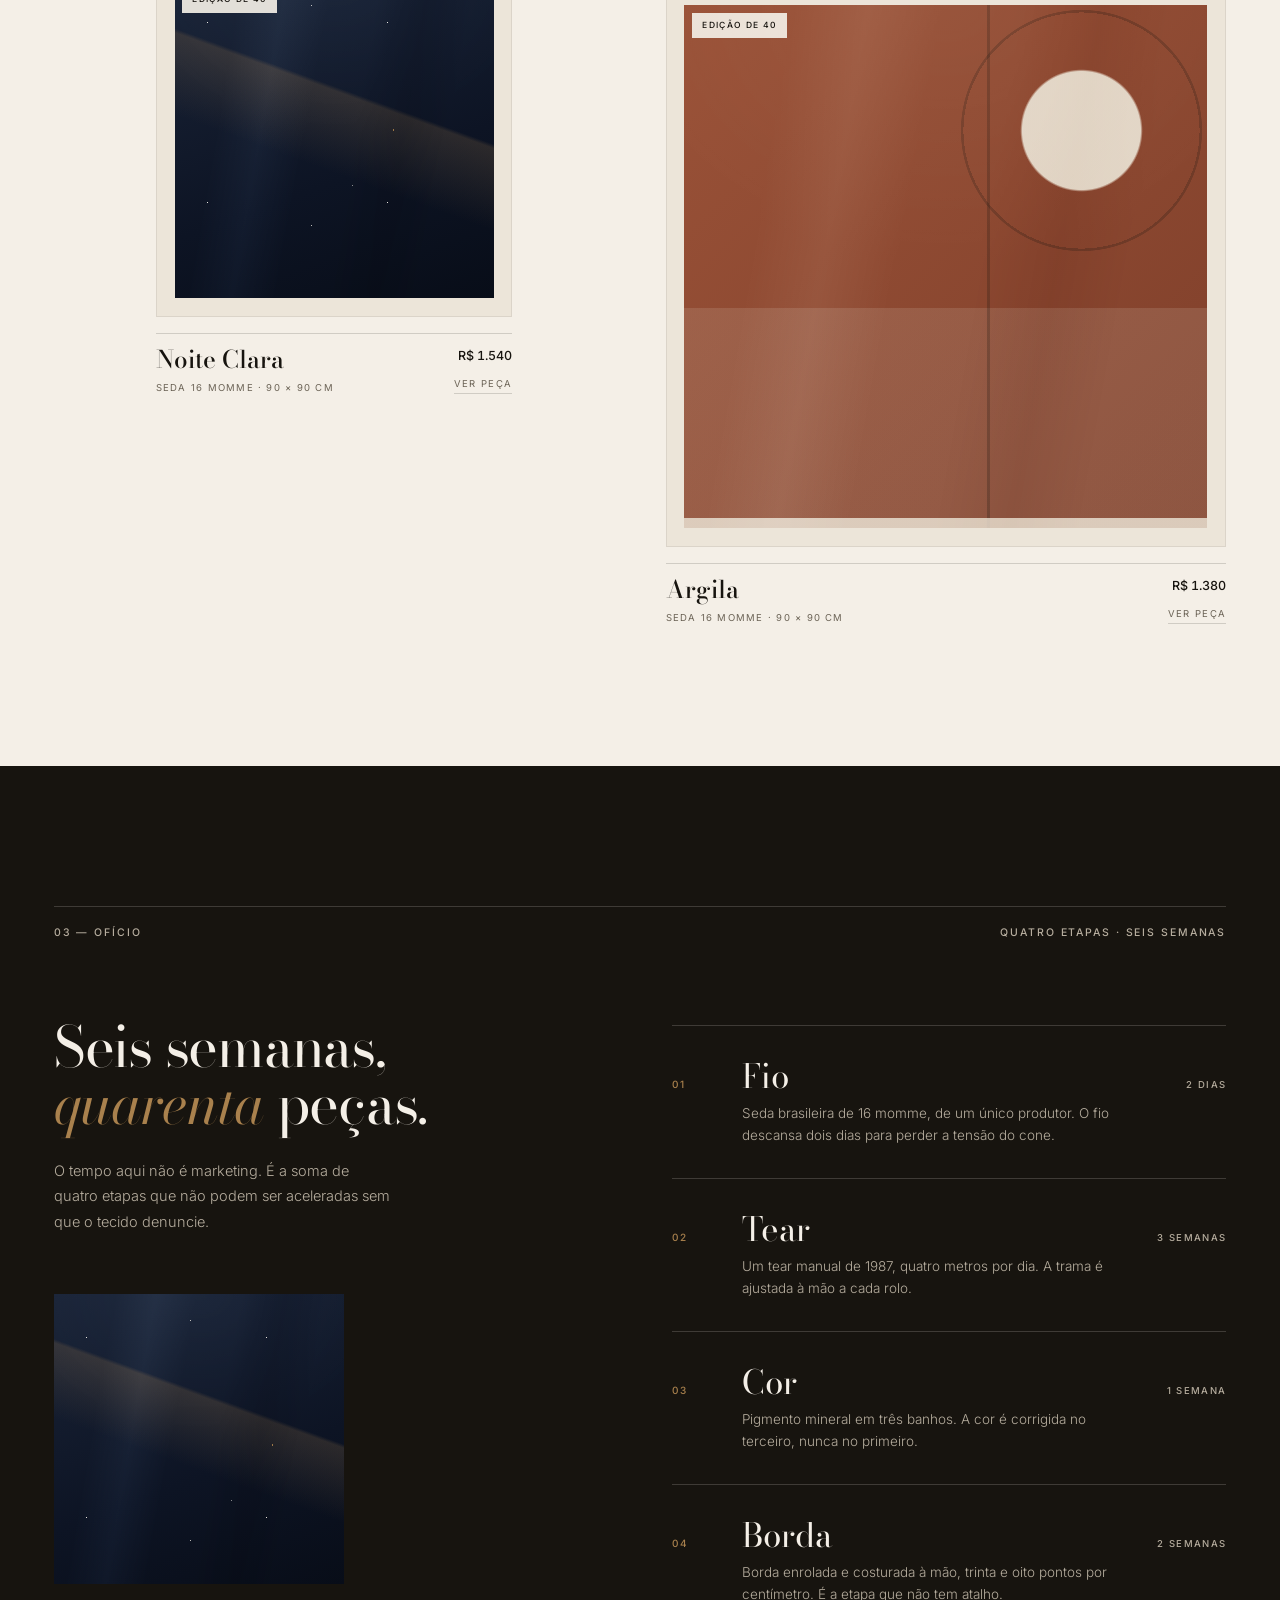
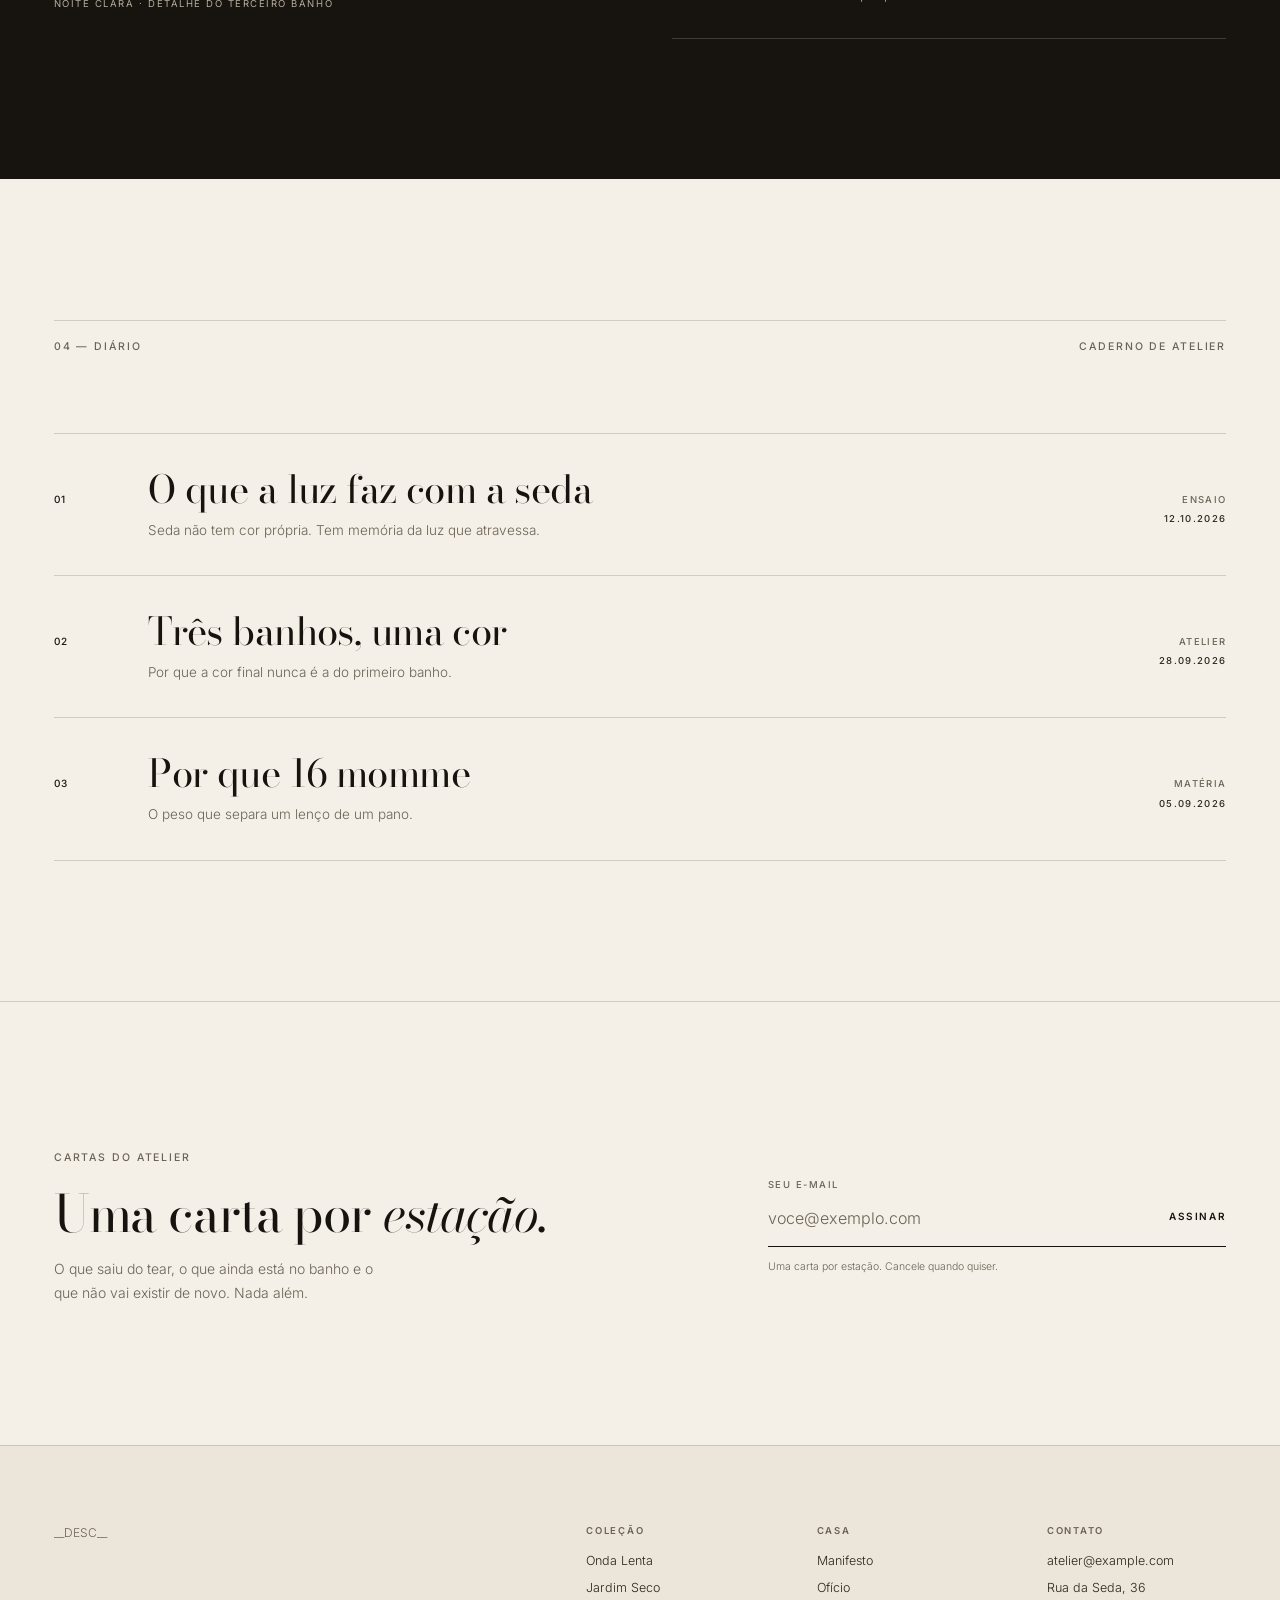
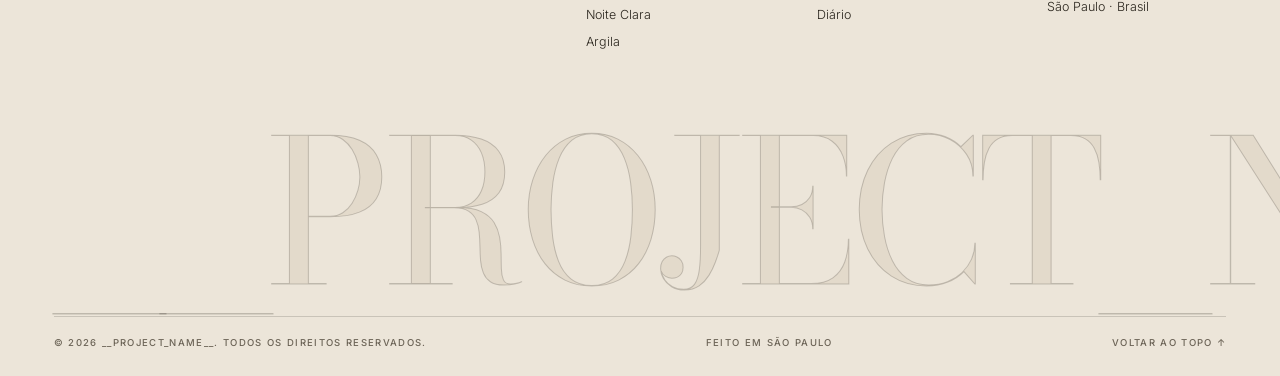
<file: template-v3/index.html>
<!DOCTYPE html>
<html lang="pt-BR">
<head>
<meta charset="utf-8">
<meta name="viewport" content="width=device-width, initial-scale=1">
<title>__PROJECT_NAME__ — Casa de seda</title>
<meta name="description" content="__DESC__">
<meta property="og:title" content="__PROJECT_NAME__">
<meta property="og:description" content="__DESC__">
<meta property="og:type" content="website">
<meta name="theme-color" content="#f4efe7">
<link rel="icon" href="data:image/svg+xml,%3Csvg xmlns='http://www.w3.org/2000/svg' viewBox='0 0 64 64'%3E%3Crect width='64' height='64' fill='%2317140f'/%3E%3Cpath d='M13 43c11-3 10-17 20-21 7-3 14 0 18 5v9c-6-7-14-7-18-1-5 8-10 12-20 8Z' fill='%23f4efe7'/%3E%3C/svg%3E">
<link rel="preload" href="assets/fonts/bodoni-moda-latin.woff2" as="font" type="font/woff2" crossorigin>
<link rel="preload" href="assets/fonts/bodoni-moda-italic-latin.woff2" as="font" type="font/woff2" crossorigin>
<link rel="preload" href="assets/fonts/inter-latin.woff2" as="font" type="font/woff2" crossorigin>
<link rel="stylesheet" href="assets/css/styles.css">
<script>
  document.documentElement.classList.add("js");
  setTimeout(function () {
    if (!document.body || !document.body.classList.contains("is-ready")) {
      document.documentElement.classList.remove("js");
    }
  }, 3000);
</script>
</head>
<body>

<a class="skip" href="#conteudo">Pular para o conteúdo</a>
<div class="grain" aria-hidden="true"></div>

<header class="site-head" id="topo">
  <a class="brand" href="#topo" aria-label="__PROJECT_NAME__, início">__PROJECT_NAME__<span>.</span></a>

  <nav class="site-nav" aria-label="Navegação principal">
    <a href="#colecao">Coleção</a>
    <a href="#atelier">Atelier</a>
    <a href="#diario">Diário</a>
    <a href="#contato">Contato</a>
  </nav>

  <div class="head__end">
    <button class="cart-btn" type="button" id="cart-open" aria-label="Abrir sacola">
      Sacola <span class="cart-count" id="cart-count" hidden>0</span>
    </button>
    <button class="menu-toggle" type="button" id="menu-toggle" aria-expanded="false" aria-controls="menu">
      Menu
      <span class="menu-toggle__bars" aria-hidden="true"><i></i><i></i></span>
    </button>
  </div>
</header>

<div class="menu" id="menu" aria-hidden="true" inert>
  <div class="menu__top">
    <span class="brand" aria-hidden="true">__PROJECT_NAME__<span>.</span></span>
    <button class="menu__close" type="button" id="menu-close">Fechar</button>
  </div>
  <nav class="menu__nav" aria-label="Navegação do menu">
    <a href="#colecao">Coleção</a>
    <a href="#atelier">Atelier</a>
    <a href="#diario">Diário</a>
    <a href="#contato">Contato</a>
  </nav>
  <p class="menu__foot">São Paulo · desde 1987</p>
</div>

<main id="conteudo">

  <!-- ============================================================ hero -->
  <section class="hero" aria-labelledby="hero-title">
    <div class="hero__inner">
      <div class="hero__copy">
        <p class="hero__eyebrow">Casa de seda · São Paulo · desde 1987</p>
        <h1 class="hero__title" id="hero-title">
          <span class="line"><span>O peso</span></span>
          <span class="line"><span>do luxo</span></span>
          <span class="line"><span>é <em>leve</em>.</span></span>
        </h1>
        <p class="hero__lede">
          __TAGLINE__
          Seis semanas entre o fio e o seu pescoço.
        </p>
        <div class="hero__cta">
          <a class="btn btn--solid" href="#colecao">Explorar a coleção <span aria-hidden="true">→</span></a>
          <a class="btn btn--ghost" href="#atelier">Conhecer o atelier</a>
        </div>
      </div>

      <div class="hero__visual" aria-hidden="true">
        <div class="hero__silk hero__silk--back"><span class="silk" data-scarf="argila"></span></div>
        <div class="hero__silk hero__silk--front"><span class="silk" data-scarf="onda"></span></div>
        <span class="hero__tag">Edição de 40 · Outono 2026</span>
      </div>
    </div>

    <div class="hero__stats">
      <div class="stat">
        <span class="stat__k">16 momme</span>
        <span class="stat__l">Peso da seda</span>
      </div>
      <div class="stat">
        <span class="stat__k">90 × 90</span>
        <span class="stat__l">Centímetros</span>
      </div>
      <div class="stat">
        <span class="stat__k">40 peças</span>
        <span class="stat__l">Por estação</span>
      </div>
      <span class="hero__scroll">Role <i aria-hidden="true"></i></span>
    </div>
  </section>

  <!-- ========================================================= marquee -->
  <div class="marquee">
    <p class="sr-only">Tecida à mão em São Paulo. Tingimento em pequenos lotes. Borda costurada à mão. Edição numerada.</p>
    <div class="marquee__track" aria-hidden="true">
      <div class="marquee__group">
        <span>Tecida à mão em São Paulo</span><b>·</b>
        <span>Tingimento em pequenos lotes</span><b>·</b>
        <span>Borda costurada à mão</span><b>·</b>
        <span>Edição numerada</span><b>·</b>
      </div>
      <div class="marquee__group">
        <span>Tecida à mão em São Paulo</span><b>·</b>
        <span>Tingimento em pequenos lotes</span><b>·</b>
        <span>Borda costurada à mão</span><b>·</b>
        <span>Edição numerada</span><b>·</b>
      </div>
    </div>
  </div>

  <!-- ========================================================= manifesto -->
  <section class="sec manifesto" id="atelier" aria-labelledby="manifesto-title">
    <div class="wrap">
      <div class="sec__head" data-reveal>
        <span class="sec__num">01 — Manifesto</span>
        <span class="sec__note">São Paulo · 23°33′S</span>
      </div>

      <div class="manifesto__grid">
        <div class="manifesto__lead" data-reveal>
          <h2 class="manifesto__title" id="manifesto-title">Matéria antes de <em>marca.</em></h2>
          <p class="manifesto__quote">“Não fazemos estampas. Fazemos tecido com memória.”</p>
          <p class="manifesto__foot">Seda brasileira · tear de 1987 · São Paulo</p>
        </div>

        <div class="manifesto__body">
          <p data-reveal>
            A __PROJECT_NAME__ nasceu de uma teimosia: fazer seda no Brasil, em pequena escala, sem atalho.
            O fio vem de um único produtor no Paraná, o tear é de 1987 e o pigmento é mineral.
            Nada sai daqui sem passar pela mão de alguém.
          </p>
          <p data-reveal>
            Cada estação são quarenta peças. Não porque o mercado pede quarenta, mas porque é
            o que o tear aguenta sem perder o ponto.
          </p>

          <div class="principles">
            <div class="principle" data-reveal>
              <span class="principle__n">01</span>
              <div>
                <h3>Fio</h3>
                <p>Seda brasileira de 16 momme. O fio descansa dois dias antes de entrar no tear.</p>
              </div>
            </div>
            <div class="principle" data-reveal>
              <span class="principle__n">02</span>
              <div>
                <h3>Cor</h3>
                <p>Pigmento mineral em três banhos. A cor é corrigida no terceiro, nunca no primeiro.</p>
              </div>
            </div>
            <div class="principle" data-reveal>
              <span class="principle__n">03</span>
              <div>
                <h3>Mão</h3>
                <p>Borda enrolada e costurada à mão. Trinta e oito pontos por centímetro.</p>
              </div>
            </div>
          </div>
        </div>
      </div>
    </div>
  </section>

  <!-- ========================================================== coleção -->
  <section class="sec collection" id="colecao" aria-labelledby="colecao-title">
    <div class="wrap">
      <div class="sec__head" data-reveal>
        <span class="sec__num">02 — Coleção</span>
        <span class="sec__note">Outono 2026 · 4 peças</span>
      </div>

      <div class="collection__head">
        <div data-reveal>
          <h2 class="collection__title" id="colecao-title">Quatro peças.<br>Nenhuma <em>repetida.</em></h2>
        </div>
        <div class="filters" role="group" aria-label="Filtrar a coleção" data-reveal>
          <button class="filter" type="button" data-filter="todas" aria-pressed="true">Todas</button>
          <button class="filter" type="button" data-filter="mar" aria-pressed="false">Mar</button>
          <button class="filter" type="button" data-filter="botanico" aria-pressed="false">Botânico</button>
          <button class="filter" type="button" data-filter="geometrico" aria-pressed="false">Geométrico</button>
        </div>
      </div>

      <div class="collection__grid">
        <article class="card" data-card="onda" data-category="mar">
          <button class="card__btn" type="button" data-open="onda" aria-label="Ver a peça Onda Lenta">
            <span class="card__frame">
              <span class="card__tag">Edição de 40</span>
              <span class="silk" data-scarf="onda" aria-hidden="true"></span>
            </span>
          </button>
          <div class="card__meta">
            <div>
              <h3 class="card__name">Onda Lenta</h3>
              <p class="card__spec">Seda 16 momme · 90 × 90 cm</p>
            </div>
            <div class="card__buy">
              <span class="card__price">R$ 1.480</span>
              <button class="card__open-text" type="button" data-open="onda">Ver peça</button>
            </div>
          </div>
        </article>

        <article class="card" data-card="jardim" data-category="botanico">
          <button class="card__btn" type="button" data-open="jardim" aria-label="Ver a peça Jardim Seco">
            <span class="card__frame">
              <span class="card__tag">Edição de 40</span>
              <span class="silk" data-scarf="jardim" aria-hidden="true"></span>
            </span>
          </button>
          <div class="card__meta">
            <div>
              <h3 class="card__name">Jardim Seco</h3>
              <p class="card__spec">Seda 16 momme · 90 × 90 cm</p>
            </div>
            <div class="card__buy">
              <span class="card__price">R$ 1.620</span>
              <button class="card__open-text" type="button" data-open="jardim">Ver peça</button>
            </div>
          </div>
        </article>

        <article class="card" data-card="noite" data-category="mar">
          <button class="card__btn" type="button" data-open="noite" aria-label="Ver a peça Noite Clara">
            <span class="card__frame">
              <span class="card__tag">Edição de 40</span>
              <span class="silk" data-scarf="noite" aria-hidden="true"></span>
            </span>
          </button>
          <div class="card__meta">
            <div>
              <h3 class="card__name">Noite Clara</h3>
              <p class="card__spec">Seda 16 momme · 90 × 90 cm</p>
            </div>
            <div class="card__buy">
              <span class="card__price">R$ 1.540</span>
              <button class="card__open-text" type="button" data-open="noite">Ver peça</button>
            </div>
          </div>
        </article>

        <article class="card" data-card="argila" data-category="geometrico">
          <button class="card__btn" type="button" data-open="argila" aria-label="Ver a peça Argila">
            <span class="card__frame">
              <span class="card__tag">Edição de 40</span>
              <span class="silk" data-scarf="argila" aria-hidden="true"></span>
            </span>
          </button>
          <div class="card__meta">
            <div>
              <h3 class="card__name">Argila</h3>
              <p class="card__spec">Seda 16 momme · 90 × 90 cm</p>
            </div>
            <div class="card__buy">
              <span class="card__price">R$ 1.380</span>
              <button class="card__open-text" type="button" data-open="argila">Ver peça</button>
            </div>
          </div>
        </article>
      </div>
    </div>
  </section>

  <!-- =========================================================== ofício -->
  <section class="atelier on-dark" id="oficina" aria-labelledby="oficina-title">
    <div class="wrap">
      <div class="sec__head" data-reveal>
        <span class="sec__num">03 — Ofício</span>
        <span class="sec__note">Quatro etapas · seis semanas</span>
      </div>

      <div class="atelier__grid">
        <div class="atelier__intro" data-reveal>
          <h2 class="atelier__title" id="oficina-title">Seis semanas,<br><em>quarenta</em> peças.</h2>
          <p class="atelier__text">
            O tempo aqui não é marketing. É a soma de quatro etapas que não podem ser aceleradas
            sem que o tecido denuncie.
          </p>
          <div class="atelier__silk" aria-hidden="true">
            <span class="silk" data-scarf="noite"></span>
          </div>
          <p class="atelier__caption">Noite Clara · detalhe do terceiro banho</p>
        </div>

        <div class="atelier__list">
          <div class="step" data-reveal>
            <span class="step__n">01</span>
            <div>
              <h3 class="step__name">Fio</h3>
              <p class="step__desc">Seda brasileira de 16 momme, de um único produtor. O fio descansa dois dias para perder a tensão do cone.</p>
            </div>
            <span class="step__time">2 dias</span>
          </div>
          <div class="step" data-reveal>
            <span class="step__n">02</span>
            <div>
              <h3 class="step__name">Tear</h3>
              <p class="step__desc">Um tear manual de 1987, quatro metros por dia. A trama é ajustada à mão a cada rolo.</p>
            </div>
            <span class="step__time">3 semanas</span>
          </div>
          <div class="step" data-reveal>
            <span class="step__n">03</span>
            <div>
              <h3 class="step__name">Cor</h3>
              <p class="step__desc">Pigmento mineral em três banhos. A cor é corrigida no terceiro, nunca no primeiro.</p>
            </div>
            <span class="step__time">1 semana</span>
          </div>
          <div class="step" data-reveal>
            <span class="step__n">04</span>
            <div>
              <h3 class="step__name">Borda</h3>
              <p class="step__desc">Borda enrolada e costurada à mão, trinta e oito pontos por centímetro. É a etapa que não tem atalho.</p>
            </div>
            <span class="step__time">2 semanas</span>
          </div>
        </div>
      </div>
    </div>
  </section>

  <!-- ============================================================ diário -->
  <section class="sec journal" id="diario" aria-labelledby="diario-title">
    <div class="wrap">
      <div class="sec__head" data-reveal>
        <span class="sec__num">04 — Diário</span>
        <span class="sec__note">Caderno de atelier</span>
      </div>

      <h2 class="sr-only" id="diario-title">Diário</h2>

      <div class="journal__rows">
        <article class="journal__row" data-reveal>
          <span class="journal__n">01</span>
          <div>
            <h3 class="journal__title">O que a luz faz com a seda</h3>
            <p class="journal__excerpt">Seda não tem cor própria. Tem memória da luz que atravessa.</p>
          </div>
          <p class="journal__meta"><span>Ensaio</span><span>12.10.2026</span></p>
        </article>

        <article class="journal__row" data-reveal>
          <span class="journal__n">02</span>
          <div>
            <h3 class="journal__title">Três banhos, uma cor</h3>
            <p class="journal__excerpt">Por que a cor final nunca é a do primeiro banho.</p>
          </div>
          <p class="journal__meta"><span>Atelier</span><span>28.09.2026</span></p>
        </article>

        <article class="journal__row" data-reveal>
          <span class="journal__n">03</span>
          <div>
            <h3 class="journal__title">Por que 16 momme</h3>
            <p class="journal__excerpt">O peso que separa um lenço de um pano.</p>
          </div>
          <p class="journal__meta"><span>Matéria</span><span>05.09.2026</span></p>
        </article>
      </div>
    </div>
  </section>

  <!-- ======================================================== newsletter -->
  <section class="sec newsletter" id="contato" aria-labelledby="newsletter-title">
    <div class="wrap">
      <div class="newsletter__grid">
        <div class="newsletter__lead" data-reveal>
          <span class="sec__num">Cartas do atelier</span>
          <h2 class="newsletter__title" id="newsletter-title">Uma carta por <em>estação.</em></h2>
          <p class="newsletter__text">
            O que saiu do tear, o que ainda está no banho e o que não vai existir de novo.
            Nada além.
          </p>
        </div>

        <form class="newsletter__form" id="newsletter-form" novalidate data-reveal>
          <div class="field">
            <div class="field__control">
              <label for="email">Seu e-mail</label>
              <input class="field__input" id="email" name="email" type="email" inputmode="email" autocomplete="email" placeholder="voce@exemplo.com" aria-describedby="newsletter-note newsletter-status">
            </div>
            <button class="field__submit" type="submit">Assinar</button>
          </div>
          <p class="form__note" id="newsletter-note">Uma carta por estação. Cancele quando quiser.</p>
          <p class="form__status" id="newsletter-status" role="status" aria-live="polite"></p>
        </form>
      </div>
    </div>
  </section>

</main>

<footer class="footer">
  <div class="wrap">
    <div class="footer__top">
      <p class="footer__note">
        __DESC__
      </p>

      <div class="footer__cols">
        <div class="footer__col">
          <h3>Coleção</h3>
          <a href="#colecao">Onda Lenta</a>
          <a href="#colecao">Jardim Seco</a>
          <a href="#colecao">Noite Clara</a>
          <a href="#colecao">Argila</a>
        </div>
        <div class="footer__col">
          <h3>Casa</h3>
          <a href="#atelier">Manifesto</a>
          <a href="#oficina">Ofício</a>
          <a href="#diario">Diário</a>
        </div>
        <div class="footer__col">
          <h3>Contato</h3>
          <a href="mailto:atelier@example.com">atelier@example.com</a>
          <p>Rua da Seda, 36<br>São Paulo · Brasil</p>
        </div>
      </div>
    </div>

    <p class="footer__word" aria-hidden="true">__PROJECT_NAME__.</p>

    <div class="footer__bottom">
      <span>© <span id="year">2026</span> __PROJECT_NAME__. Todos os direitos reservados.</span>
      <span>Feito em São Paulo</span>
      <a href="#topo">Voltar ao topo ↑</a>
    </div>
  </div>
</footer>

<!-- ====================================================== peça / sacola -->
<dialog class="product" id="product-dialog" aria-labelledby="product-title">
  <button class="dialog-close product__close" type="button" data-close aria-label="Fechar detalhe da peça">×</button>
  <div class="product__grid">
    <div class="product__art" aria-hidden="true">
      <span class="silk" id="product-art" data-scarf="onda"></span>
    </div>
    <div class="product__body">
      <p class="product__kicker" id="product-kicker">Edição de 40 · Outono 2026</p>
      <h2 class="product__title" id="product-title">Onda Lenta</h2>
      <p class="product__price" id="product-price">R$ 1.480</p>
      <p class="product__desc" id="product-desc"></p>
      <dl class="product__specs" id="product-specs"></dl>
      <p class="product__care" id="product-care"></p>
      <button class="btn btn--solid product__add" type="button" id="product-add" data-add="onda">Adicionar à sacola</button>
      <p class="product__note">Peça numerada · envio em até 5 dias úteis</p>
    </div>
  </div>
</dialog>

<dialog class="cart" id="cart-dialog" aria-labelledby="cart-title">
  <div class="cart__head">
    <h2 class="cart__title" id="cart-title">Sacola</h2>
    <button class="dialog-close" type="button" data-close aria-label="Fechar sacola">×</button>
  </div>

  <div class="cart__body">
    <p class="cart__empty" id="cart-empty">
      Sua sacola está vazia.
      <button class="btn btn--ghost" type="button" id="cart-explore">Explorar a coleção</button>
    </p>
    <ul class="cart__list" id="cart-list" hidden></ul>
  </div>

  <div class="cart__foot" id="cart-foot" hidden>
    <div class="cart__sum"><span>Subtotal</span><span id="cart-total">R$ 0</span></div>
    <p class="cart__note">Frete e impostos calculados na reserva. Peças numeradas saem em até 5 dias úteis.</p>
    <button class="btn btn--solid cart__checkout" type="button" id="cart-checkout">Finalizar reserva</button>
    <p class="cart__status" id="cart-status" role="status" aria-live="polite"></p>
  </div>
</dialog>

<script src="assets/js/app.js"></script>
</body>
</html>
</file>
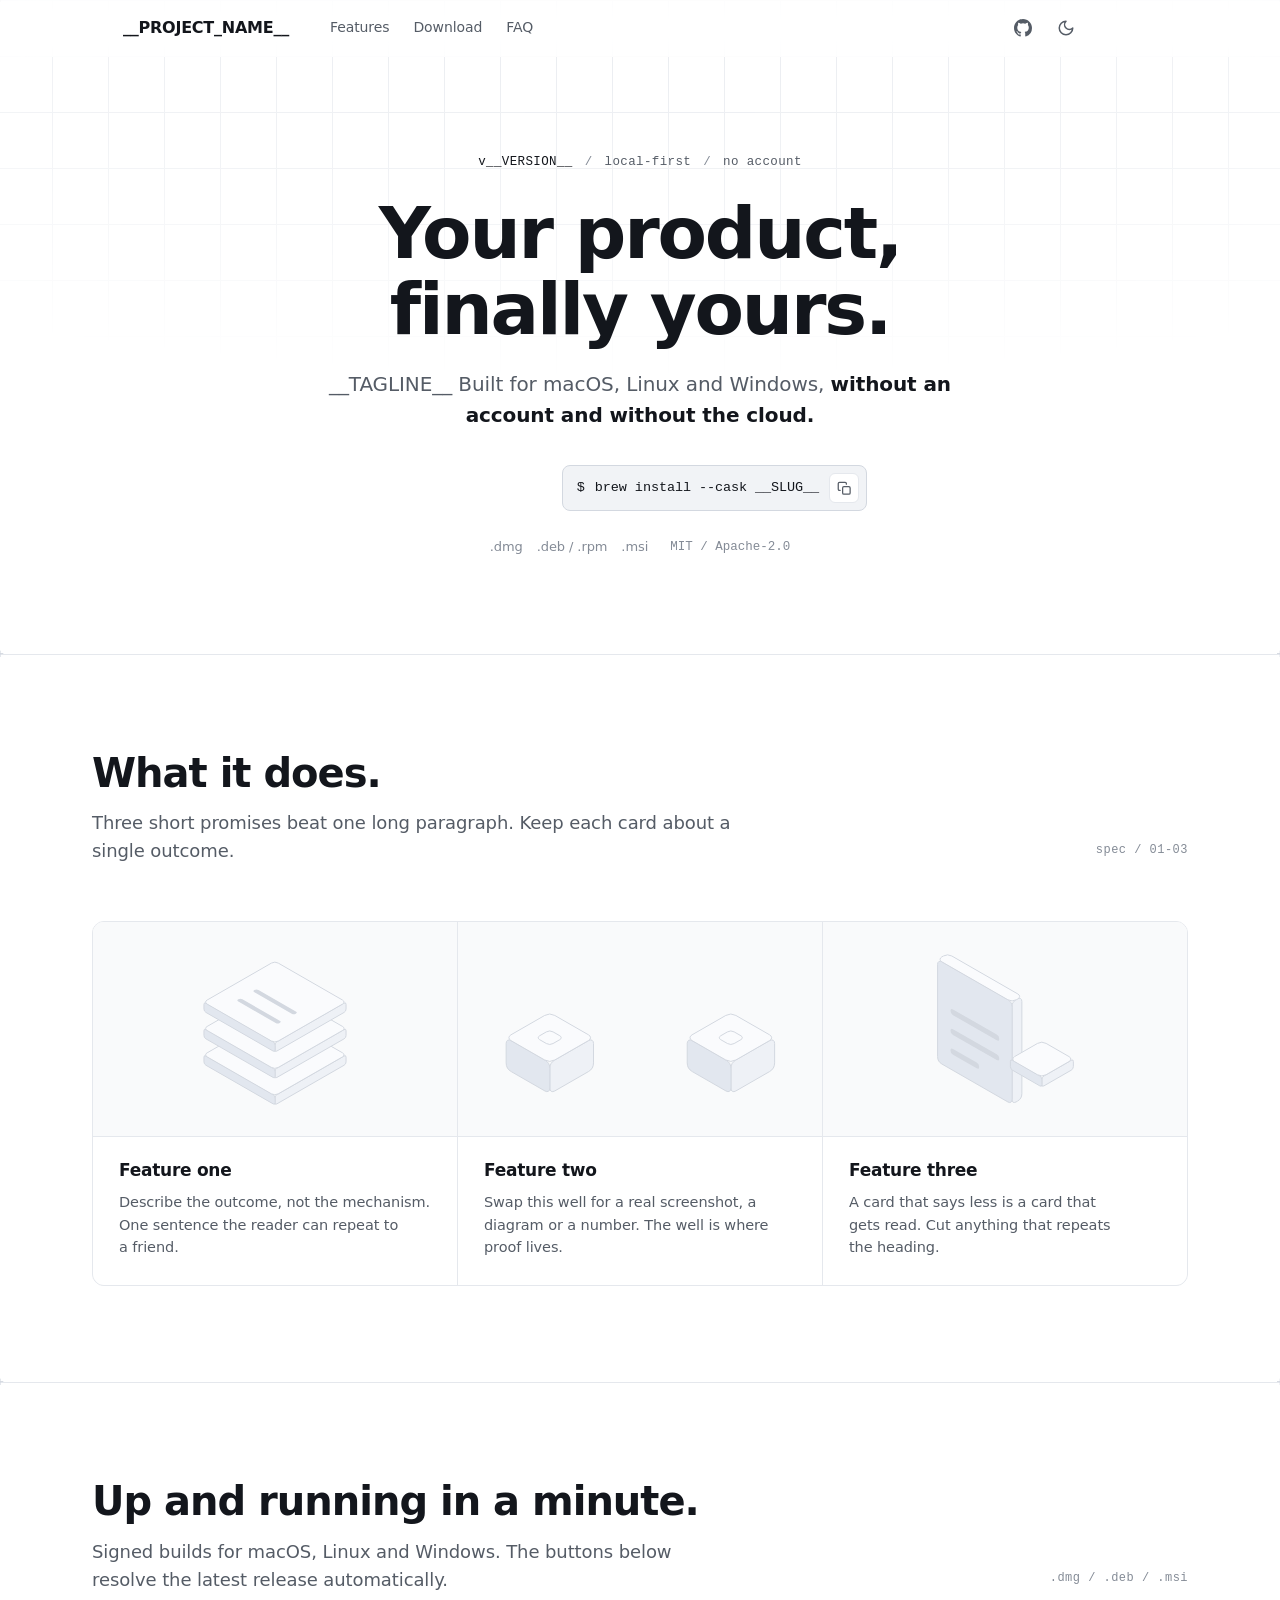
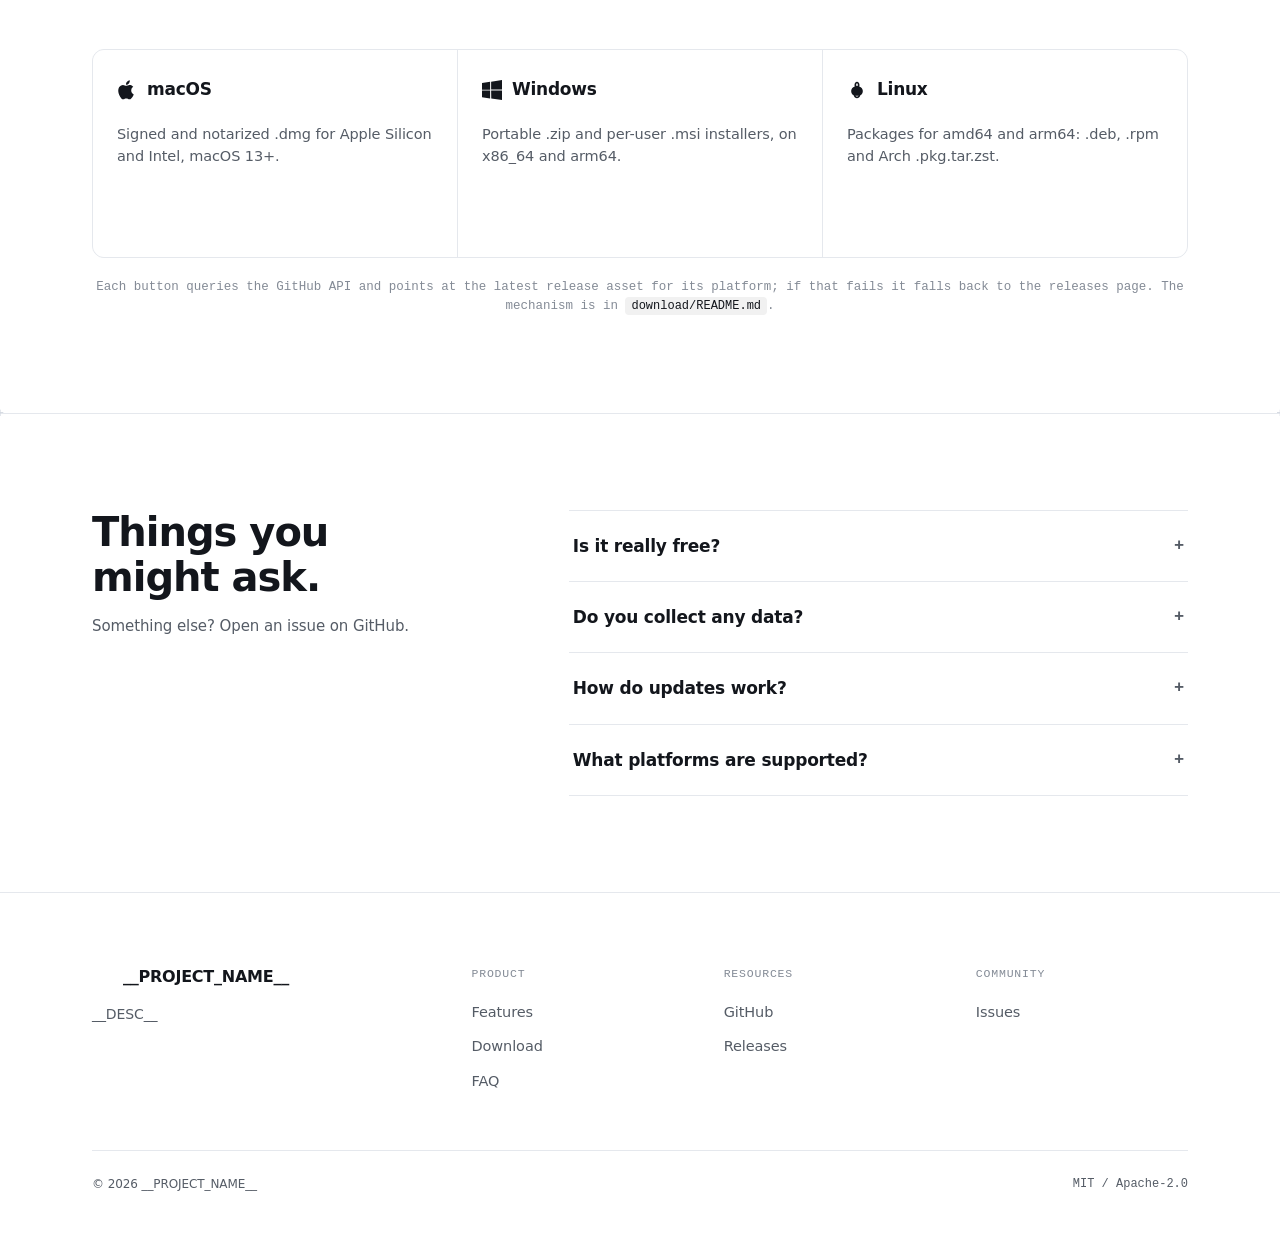
<file: template/index.html>
<!DOCTYPE html>
<html lang="en" class="theme-loading" data-repo="__REPO__">
<head>
  <meta charset="utf-8" />
  <meta name="viewport" content="width=device-width, initial-scale=1" />
  <title>__PROJECT_NAME__</title>
  <meta name="description" content="__DESC__" />

  <!-- Open Graph -->
  <meta property="og:title" content="__PROJECT_NAME__" />
  <meta property="og:description" content="__DESC__" />
  <meta property="og:type" content="website" />

  <!--
    Anti-FOUC: aplica o tema antes do primeiro paint.
    "system" segue o prefers-color-scheme; o toggle grava em localStorage.
    Este script precisa ficar inline e no <head> — se virar um arquivo
    externo, a página pisca no tema errado antes de ele carregar.
  -->
  <script>
    (function () {
      try {
        var t = localStorage.getItem("theme") || "system";
        var dark = t === "dark" || (t === "system" && window.matchMedia("(prefers-color-scheme: dark)").matches);
        document.documentElement.classList.toggle("dark", dark);
      } catch (e) {}
      document.documentElement.classList.remove("theme-loading");
    })();
  </script>

  <link rel="stylesheet" href="assets/css/styles.css" />
</head>
<body>
  <header class="nav" id="nav">
    <div class="nav-inner">
      <a class="brand" href="/">
        <span class="brand-mark" aria-hidden="true"></span>
        <span>__PROJECT_NAME__</span>
      </a>

      <nav class="nav-links" aria-label="Primary">
        <a href="#features">Features</a>
        <a href="#download">Download</a>
        <a href="#faq">FAQ</a>
      </nav>

      <div class="nav-right">
        <a class="nav-gh" href="https://github.com/__REPO__" target="_blank" rel="noopener" aria-label="GitHub repository">
          <svg viewBox="0 0 16 16" width="18" height="18" fill="currentColor" aria-hidden="true"><path d="M8 0C3.58 0 0 3.58 0 8c0 3.54 2.29 6.53 5.47 7.59.4.07.55-.17.55-.38 0-.19-.01-.82-.01-1.49-2.01.37-2.53-.49-2.69-.94-.09-.23-.48-.94-.82-1.13-.28-.15-.68-.52-.01-.53.63-.01 1.08.58 1.23.82.72 1.21 1.87.87 2.33.66.07-.52.28-.87.51-1.07-1.78-.2-3.64-.89-3.64-3.95 0-.87.31-1.59.82-2.15-.08-.2-.36-1.02.08-2.12 0 0 .67-.21 2.2.82a7.42 7.42 0 0 1 4 0c1.53-1.04 2.2-.82 2.2-.82.44 1.1.16 1.92.08 2.12.51.56.82 1.27.82 2.15 0 3.07-1.87 3.75-3.65 3.95.29.25.54.73.54 1.48 0 1.07-.01 1.93-.01 2.2 0 .21.15.46.55.38A8.01 8.01 0 0 0 16 8c0-4.42-3.58-8-8-8Z"/></svg>
        </a>

        <button type="button" class="icon-btn" id="theme-toggle" aria-label="Toggle theme" title="Toggle theme">
          <svg viewBox="0 0 24 24" width="18" height="18" fill="none" stroke="currentColor" stroke-width="2" stroke-linecap="round" stroke-linejoin="round" aria-hidden="true">
            <path class="icon-moon" d="M12 3a6 6 0 0 0 9 9 9 9 0 1 1-9-9Z"/>
            <g class="icon-sun"><circle cx="12" cy="12" r="4"/><path d="M12 2v2M12 20v2M4.9 4.9l1.4 1.4M17.7 17.7l1.4 1.4M2 12h2M20 12h2M4.9 19.1l1.4-1.4M17.7 6.3l1.4-1.4"/></g>
          </svg>
        </button>

        <a class="btn btn-primary" href="#download">Download</a>
      </div>
    </div>
  </header>

  <main>
    <!-- ============================== HERO ============================== -->
    <section class="hero">
      <div class="hero-grid" aria-hidden="true">
        <div class="hero-grid-cells"></div>
      </div>

      <div class="wrap hero-inner">
        <span class="hero-spec mono">
          <b>v__VERSION__</b>
          <span class="sep">/</span>
          <span>local-first</span>
          <span class="sep">/</span>
          <span>no account</span>
        </span>

        <h1>Your product,<br /><span class="accent-word">finally yours.</span></h1>

        <p class="lede">
          __TAGLINE__ Built for macOS, Linux and Windows,
          <b>without an account and without the cloud.</b>
        </p>

        <div class="cta-row">
          <a class="btn btn-primary" href="#download">
            <svg viewBox="0 0 24 24" width="17" height="17" fill="none" stroke="currentColor" stroke-width="2" stroke-linecap="round" stroke-linejoin="round" aria-hidden="true"><path d="M12 3v12"/><path d="m7 10 5 5 5-5"/><path d="M4 21h16"/></svg>
            <span>Download</span>
          </a>
          <div class="brew" id="brew">
            <span class="sigil">$</span>
            <span class="brew-cmd">brew install --cask __SLUG__</span>
            <button type="button" class="copy-btn" data-copy="brew install --cask __SLUG__" aria-label="Copy command"></button>
          </div>
        </div>

        <p class="hero-foot">
          <span class="foot-os-row">
            <span class="foot-os">.dmg<span class="foot-tip mono">macOS</span></span>
            <span class="foot-os">.deb / .rpm<span class="foot-tip mono">Linux</span></span>
            <span class="foot-os">.msi<span class="foot-tip mono">Windows</span></span>
          </span>
          <span class="foot-lic mono">MIT / Apache-2.0</span>
        </p>
      </div>
    </section>

    <!-- ============================ FEATURES ============================ -->
    <section class="section rule" id="features">
      <div class="wrap">
        <div class="section-head">
          <div class="section-head-copy">
            <h2>What it does.</h2>
            <p>Three short promises beat one long paragraph. Keep each card about a single outcome.</p>
          </div>
          <span class="spec-line mono">spec / 01-03</span>
        </div>

        <div class="card-grid">
          <article class="card">
            <div class="card-well" aria-hidden="true">
              <svg class="iso" viewBox="-63.5 -63 127.01 134.81" fill="none" focusable="false" aria-hidden="true">
                <g class="iso-plate" style="--lift:0px">
                <g transform="matrix(0.87 -0.5 0 1 0 55)">
                <rect class="iso-face f-right" width="62" height="7" rx="1.75"/>
                </g>
                <g transform="matrix(0.87 0.5 0 1 -53.69 24)">
                <rect class="iso-face f-left" width="62" height="7" rx="1.75"/>
                </g>
                <g transform="matrix(0.87 0.5 -0.87 0.5 0 -7)">
                <rect class="iso-face f-top" width="62" height="62" rx="3"/>
                </g>
                </g>
                <g class="iso-plate" style="--lift:6px">
                <g transform="matrix(0.87 -0.5 0 1 0 35)">
                <rect class="iso-face f-right" width="62" height="7" rx="1.75"/>
                </g>
                <g transform="matrix(0.87 0.5 0 1 -53.69 4)">
                <rect class="iso-face f-left" width="62" height="7" rx="1.75"/>
                </g>
                <g transform="matrix(0.87 0.5 -0.87 0.5 0 -27)">
                <rect class="iso-face f-top" width="62" height="62" rx="3"/>
                </g>
                </g>
                <g class="iso-plate" style="--lift:12px">
                <g transform="matrix(0.87 -0.5 0 1 0 15)">
                <rect class="iso-face f-right" width="62" height="7" rx="1.75"/>
                </g>
                <g transform="matrix(0.87 0.5 0 1 -53.69 -16)">
                <rect class="iso-face f-left" width="62" height="7" rx="1.75"/>
                </g>
                <g transform="matrix(0.87 0.5 -0.87 0.5 0 -47)">
                <rect class="iso-face f-top" width="62" height="62" rx="3"/>
                </g>
                <g transform="matrix(0.87 0.5 -0.87 0.5 0 -47)">
                <rect class="iso-live-fill" x="13" y="15" width="30" height="3.5" rx="1.75"/>
                <rect class="iso-tick" x="13" y="29" width="36" height="3.5" rx="1.75"/>
                <rect class="iso-tick" x="13" y="43" width="36" height="3.5" rx="1.75"/>
                </g>
                </g>
              </svg>
            </div>
            <div class="card-body">
              <h3>Feature one</h3>
              <p>Describe the outcome, not the mechanism. One sentence the reader can repeat to a friend.</p>
            </div>
          </article>

          <article class="card">
            <div class="card-well" aria-hidden="true">
              <svg class="iso" viewBox="-81.75 -26.47 163.51 91.94" fill="none" focusable="false" aria-hidden="true">
                <g transform="matrix(0.87 -0.5 0 1 -46.77 37)">
                <rect class="iso-face f-right" width="26" height="16" rx="3"/>
                </g>
                <g transform="matrix(0.87 0.5 0 1 -69.28 24)">
                <rect class="iso-face f-left" width="26" height="16" rx="3"/>
                </g>
                <g transform="matrix(0.87 0.5 -0.87 0.5 -46.77 11)">
                <rect class="iso-face f-top" width="26" height="26" rx="3"/>
                </g>
                <g transform="matrix(0.87 -0.5 0 1 46.77 37)">
                <rect class="iso-face f-right" width="26" height="16" rx="3"/>
                </g>
                <g transform="matrix(0.87 0.5 0 1 24.25 24)">
                <rect class="iso-face f-left" width="26" height="16" rx="3"/>
                </g>
                <g transform="matrix(0.87 0.5 -0.87 0.5 46.77 11)">
                <rect class="iso-face f-top" width="26" height="26" rx="3"/>
                </g>
                <g transform="matrix(0.87 0.5 -0.87 0.5 -46.77 11)">
                <rect class="iso-mark" x="9" y="9" width="8" height="8" rx="2"/>
                </g>
                <g transform="matrix(0.87 0.5 -0.87 0.5 46.77 11)">
                <rect class="iso-mark" x="9" y="9" width="8" height="8" rx="2"/>
                </g>
                <path class="iso-live" d="M -46.77 24 C -15.59 -14 15.59 -14 46.77 24"/>
                <circle class="iso-live-fill" cx="-46.77" cy="24" r="2.6"/>
                <circle class="iso-live-fill" cx="46.77" cy="24" r="2.6"/>
                <circle class="iso-live-fill iso-pulse" cx="0" cy="0" r="3" style="offset-path: path('M -46.77 24 C -15.59 -14 15.59 -14 46.77 24')"/>
              </svg>
            </div>
            <div class="card-body">
              <h3>Feature two</h3>
              <p>Swap this well for a real screenshot, a diagram or a number. The well is where proof lives.</p>
            </div>
          </article>

          <article class="card">
            <div class="card-well" aria-hidden="true">
              <svg class="iso" viewBox="-14.3 -70.23 98.74 107.97" fill="none" focusable="false" aria-hidden="true">
                <g transform="matrix(0.87 -0.5 0 1 38.97 -32.5)">
                <rect class="iso-face f-right" width="7" height="62" rx="3"/>
                </g>
                <g transform="matrix(0.87 0.5 0 1 -6.06 -58.5)">
                <rect class="iso-face f-left" width="52" height="62" rx="3"/>
                </g>
                <g transform="matrix(0.87 0.5 -0.87 0.5 0 -62)">
                <rect class="iso-face f-top" width="52" height="7" rx="3"/>
                </g>
                <g transform="matrix(0.87 0.5 0 1 -6.06 -58.5)">
                <rect class="iso-live-fill" x="9" y="13" width="30" height="3.5" rx="1.75"/>
                <rect class="iso-tick" x="9" y="25" width="34" height="3.5" rx="1.75"/>
                <rect class="iso-tick" x="9" y="37" width="34" height="3.5" rx="1.75"/>
                <rect class="iso-tick" x="9" y="49" width="20" height="3.5" rx="1.75"/>
                </g>
                <g class="iso-float">
                <g transform="matrix(0.87 -0.5 0 1 57.16 13)">
                <rect class="iso-face f-right" width="22" height="6" rx="1.5"/>
                </g>
                <g transform="matrix(0.87 0.5 0 1 38.11 2)">
                <rect class="iso-face f-left" width="22" height="6" rx="1.5"/>
                </g>
                <g transform="matrix(0.87 0.5 -0.87 0.5 57.16 -9)">
                <rect class="iso-face f-top" width="22" height="22" rx="3"/>
                </g>
                <g transform="matrix(0.87 0.5 -0.87 0.5 57.16 -9)">
                <text class="iso-label" x="5" y="14.5" font-size="10">md</text>
                </g>
                </g>
              </svg>
            </div>
            <div class="card-body">
              <h3>Feature three</h3>
              <p>A card that says less is a card that gets read. Cut anything that repeats the heading.</p>
            </div>
          </article>
        </div>
      </div>
    </section>

    <!-- ============================ DOWNLOAD ============================ -->
    <section class="section rule" id="download">
      <div class="wrap">
        <div class="section-head">
          <div class="section-head-copy">
            <h2>Up and running in a minute.</h2>
            <p>Signed builds for macOS, Linux and Windows. The buttons below resolve the latest release automatically.</p>
          </div>
          <span class="spec-line mono">.dmg / .deb / .msi</span>
        </div>

        <div class="card-grid card-grid-3">
          <div class="install-card">
            <div class="install-os"><svg class="os-mark" viewBox="0 0 24 24" fill="currentColor" aria-hidden="true"><path d="M17.05 12.54c-.03-2.9 2.36-4.29 2.47-4.36-1.35-1.97-3.44-2.24-4.18-2.27-1.78-.18-3.47 1.05-4.37 1.05-.9 0-2.29-1.02-3.77-1-1.94.03-3.72 1.13-4.72 2.86-2.01 3.49-.51 8.66 1.45 11.49.96 1.39 2.1 2.94 3.6 2.89 1.45-.06 2-.93 3.75-.93 1.75 0 2.24.93 3.77.9 1.56-.03 2.55-1.41 3.5-2.81 1.1-1.61 1.56-3.17 1.58-3.25-.03-.02-3.03-1.16-3.06-4.6ZM14.2 4.06c.8-.97 1.33-2.31 1.19-3.65-1.15.05-2.53.77-3.35 1.73-.73.85-1.38 2.22-1.21 3.53 1.28.1 2.59-.65 3.37-1.61Z"/></svg><h3>macOS</h3></div>
            <p>Signed and notarized .dmg for Apple Silicon and Intel, macOS 13+.</p>
            <a class="btn btn-primary install-dl" href="https://github.com/__REPO__/releases/latest" data-release-os="macos">Download .dmg</a>
          </div>

          <div class="install-card">
            <div class="install-os"><svg class="os-mark" viewBox="0 0 24 24" fill="currentColor" aria-hidden="true"><path d="M0 3.45 9.75 2.1v9.45H0m10.95-9.6L24 0v11.4H10.95M0 12.6h9.75v9.45L0 20.7M10.95 12.6H24V24l-12.9-1.8"/></svg><h3>Windows</h3></div>
            <p>Portable .zip and per-user .msi installers, on x86_64 and arm64.</p>
            <a class="btn btn-primary install-dl" href="https://github.com/__REPO__/releases/latest" data-release-os="windows">Download .msi</a>
          </div>

          <div class="install-card">
            <div class="install-os"><svg class="os-mark" viewBox="0 0 24 24" fill="currentColor" aria-hidden="true"><path d="M12 2c-1.7 0-3 1.7-3 4 0 .6.1 1.2.3 1.7C6.6 8.6 5 10.7 5 13.3c0 2.4 1.3 4.4 3.2 5.3.4 2 2 3.4 3.8 3.4s3.4-1.4 3.8-3.4c1.9-.9 3.2-2.9 3.2-5.3 0-2.6-1.6-4.7-4.3-5.6.2-.5.3-1.1.3-1.7 0-2.3-1.3-4-3-4Zm0 2c.6 0 1 1 1 2 0 .4 0 .7-.1 1.1-.3-.1-.6-.1-.9-.1s-.6 0-.9.1c-.1-.4-.1-.7-.1-1.1 0-1 .4-2 1-2Zm-1.9 14.6c.5.3 1.2.4 1.9.4s1.4-.1 1.9-.4c-.4.9-1.1 1.4-1.9 1.4s-1.5-.5-1.9-1.4Z"/></svg><h3>Linux</h3></div>
            <p>Packages for amd64 and arm64: .deb, .rpm and Arch .pkg.tar.zst.</p>
            <a class="btn btn-primary install-dl" href="https://github.com/__REPO__/releases/latest" data-release-os="linux">Download .deb</a>
          </div>
        </div>

        <p class="install-note mono">Each button queries the GitHub API and points at the latest release asset for its platform; if that fails it falls back to the releases page. The mechanism is in <code>download/README.md</code>.</p>
      </div>
    </section>

    <!-- =============================== FAQ ============================== -->
    <section class="section rule" id="faq">
      <div class="wrap faq-grid">
        <div class="faq-head">
          <h2>Things you might ask.</h2>
          <p>Something else? Open an issue on <a href="https://github.com/__REPO__/issues" target="_blank" rel="noopener">GitHub</a>.</p>
        </div>
        <div class="faq-list">
          <details class="faq-item">
            <summary class="faq-q"><span>Is it really free?</span><span class="faq-chev" aria-hidden="true">+</span></summary>
            <div class="faq-a"><p>Say the license, then say what it costs to run. Honesty here buys trust everywhere else.</p></div>
          </details>
          <details class="faq-item">
            <summary class="faq-q"><span>Do you collect any data?</span><span class="faq-chev" aria-hidden="true">+</span></summary>
            <div class="faq-a"><p>If the answer is "no", make it specific: what never leaves the machine, and what (if anything) the website measures.</p></div>
          </details>
          <details class="faq-item">
            <summary class="faq-q"><span>How do updates work?</span><span class="faq-chev" aria-hidden="true">+</span></summary>
            <div class="faq-a"><p>Describe the update path in one sentence. If the app checks for updates, say how often and where it checks.</p></div>
          </details>
          <details class="faq-item">
            <summary class="faq-q"><span>What platforms are supported?</span><span class="faq-chev" aria-hidden="true">+</span></summary>
            <div class="faq-a"><p>List the platforms and the minimum versions. Update this answer the day a platform changes, not later.</p></div>
          </details>
        </div>
      </div>
    </section>
  </main>

  <footer class="rule">
    <div class="wrap">
      <div class="foot-grid">
        <div class="foot-brand">
          <div class="brand"><span class="brand-mark" aria-hidden="true"></span><span>__PROJECT_NAME__</span></div>
          <p>__DESC__</p>
        </div>
        <div class="foot-col">
          <h5>Product</h5>
          <a href="#features">Features</a>
          <a href="#download">Download</a>
          <a href="#faq">FAQ</a>
        </div>
        <div class="foot-col">
          <h5>Resources</h5>
          <a href="https://github.com/__REPO__" target="_blank" rel="noopener">GitHub</a>
          <a href="https://github.com/__REPO__/releases" target="_blank" rel="noopener">Releases</a>
        </div>
        <div class="foot-col">
          <h5>Community</h5>
          <a href="https://github.com/__REPO__/issues" target="_blank" rel="noopener">Issues</a>
        </div>
      </div>
      <div class="foot-bot">
        <span>&copy; <span id="year">2026</span> __PROJECT_NAME__</span>
        <span class="mono">MIT / Apache-2.0</span>
      </div>
    </div>
  </footer>

  <script src="assets/js/app.js"></script>
  <script type="module" src="assets/js/latest-release.mjs"></script>
</body>
</html>
</file>
<file: demo-v2/assets/css/styles.css>
/* ==========================================================================
   landing-starter / Aurora — styles.css

   A v2 do template: mesma disciplina da Classic (uma folha, sem framework,
   sem build) com uma camada a mais de artefatos visuais: halo, moldura de
   app, ribbons de gradiente, starfield, paisagem e grão — todos em CSS/SVG.

   Ordem de leitura: fontes -> tokens -> base -> nav -> botões -> hero -> shot
   -> mocks -> features -> interface (ribbons, diagrama) -> download -> cta
   (starfield) -> faq -> footer (paisagem) -> grão -> breakpoints -> movimento.

   Os três padrões que dão o caráter desta folha:
   1. Dark-first: o tema escuro é o :root; o claro é a classe .light.
   2. Artefatos por token: cada efeito (glow, ribbon, estrela, grão,
      paisagem) tem um token de intensidade/cor — trocar o valor troca o
      efeito sem tocar no layout.
   3. Profundidade por luz: halo e hairline no lugar de sombra pesada.

   Comentário do autor: os nomes de token são PAPEL, não matiz.
   Trocar o valor troca o tema; trocar o papel quebra a hierarquia.
   ========================================================================== */

/* --------------------------------------------------------------------------
   0. FONTES (self-hosted, OFL — licenças em assets/fonts/)
   Variáveis, um arquivo cada; o fallback de sistema cobre a janela do swap.
   -------------------------------------------------------------------------- */

@font-face {
  font-family: "Zalando Sans SemiExpanded";
  src: url("../fonts/ZalandoSansSemiExpanded-variable.woff2") format("woff2");
  font-weight: 200 900;
  font-style: normal;
  font-display: swap;
}

@font-face {
  font-family: "Geist Mono";
  src: url("../fonts/GeistMono-variable.woff2") format("woff2");
  font-weight: 200 900;
  font-style: normal;
  font-display: swap;
}

/* --------------------------------------------------------------------------
   1. TOKENS — o tema escuro é o padrão; .light sobrescreve os mesmos papéis.
   -------------------------------------------------------------------------- */

:root {
  /* Cor de marca. Ajuste o tom; todo acento/glow deriva dela. */
  --accent: #7c3aed;
  --accent-hover: color-mix(in srgb, var(--accent) 86%, #fff);
  --accent-soft: color-mix(in srgb, var(--accent) 16%, transparent);
  --accent-ring: color-mix(in srgb, var(--accent) 60%, transparent);
  --on-accent: #fff;

  /* Escada de superfície: canvas (página) -> band (faixa) -> surface (card) */
  --canvas: #07080c;
  --band: #0a0c11;
  --surface: #0e1016;
  --surface-2: #131722;

  /* Tinta: ink (texto forte) -> muted (corpo) -> faint (micro) */
  --ink: #eef1f6;
  --muted: #9aa3b2;
  --faint: #67707f;

  /* Fios */
  --hairline: #1b1f29;
  --hairline-strong: #2a3040;

  /* Estados (chips dos mocks) */
  --ok: #3ddba4;
  --busy: #f5b04d;
  --info: #78a9ff;

  /* Artefatos — cor e intensidade moram aqui */
  --glow-a: color-mix(in srgb, var(--accent) 58%, #7c5cff);
  --glow-b: color-mix(in srgb, var(--accent) 28%, #c084fc);
  --glow-op: .5;
  --ribbon-op: .42;
  --wire: color-mix(in srgb, var(--accent) 34%, var(--hairline-strong));
  --star-a: rgba(255, 255, 255, .92);
  --star-b: rgba(255, 255, 255, .5);
  --grain-op: .05;
  --land-1: #121622;
  --land-2: #0c0f17;
  --land-3: #080a11;
  --moon: rgba(255, 244, 214, .9);

  /* Raios: um conjunto fechado, cada componente pega um degrau */
  --r-xs: 4px;
  --r-sm: 7px;
  --r-md: 10px;
  --r-lg: 14px;
  --r-xl: 18px;
  --r-pill: 9999px;

  /* Layout */
  --maxw: 1180px;
  --nav-h: 60px;

  /* Tipografia — self-hosted com fallback de sistema. */
  --font-sans: "Zalando Sans SemiExpanded", system-ui, -apple-system, "Segoe UI", Roboto, "Helvetica Neue", Arial, sans-serif;
  --font-mono: "Geist Mono", ui-monospace, "SF Mono", "Cascadia Mono", Menlo, Consolas, monospace;
}

.light {
  --accent-hover: color-mix(in srgb, var(--accent) 88%, #000);
  --accent-soft: color-mix(in srgb, var(--accent) 12%, transparent);
  --on-accent: #fff;

  --canvas: #fff;
  --band: #f6f7fa;
  --surface: #fff;
  --surface-2: #f0f2f7;

  --ink: #101319;
  --muted: #545c6a;
  --faint: #828b99;

  --hairline: #e6e9ef;
  --hairline-strong: #d2d7e0;

  --ok: #0f9d6e;
  --busy: #b7791f;
  --info: #2f6fd6;

  --glow-op: .34;
  --ribbon-op: .3;
  --wire: color-mix(in srgb, var(--accent) 24%, var(--hairline-strong));
  --star-a: rgba(18, 26, 51, .5);
  --star-b: rgba(18, 26, 51, .22);
  --grain-op: .035;
  --land-1: #e9ecf2;
  --land-2: #dfe3ec;
  --land-3: #d3d8e4;
}

/* --------------------------------------------------------------------------
   2. BASE
   -------------------------------------------------------------------------- */

* { box-sizing: border-box; }

html { scroll-behavior: smooth; }

body {
  margin: 0;
  background: var(--canvas);
  color: var(--ink);
  font-family: var(--font-sans);
  font-size: 16px;
  line-height: 1.55;
  letter-spacing: -0.006em;
  -webkit-font-smoothing: antialiased;
  -moz-osx-font-smoothing: grayscale;
  overflow-x: clip;
}

a { color: inherit; text-decoration: none; }
img, svg { display: block; }
h1, h2, h3, h4, p, figure { margin: 0; }

::selection { background: color-mix(in srgb, var(--accent) 30%, transparent); }

/* Âncoras: o offset é a altura da nav fixa + folga */
[id] { scroll-margin-top: calc(var(--nav-h) + 16px); }

.mono { font-family: var(--font-mono); font-variant-numeric: tabular-nums; letter-spacing: 0; }

.wrap { max-width: var(--maxw); margin: 0 auto; padding: 0 32px; }

.eyebrow {
  display: inline-block;
  font-size: 11.5px;
  letter-spacing: .14em;
  text-transform: uppercase;
  color: var(--faint);
}

/* --------------------------------------------------------------------------
   3. NAV — mesma disciplina da Classic: a responsividade é subtrativa,
   em cada breakpoint some uma peça; nunca entra um hamburger.
   -------------------------------------------------------------------------- */

.nav {
  position: fixed;
  inset: 0 0 auto 0;
  z-index: 100;
  background: color-mix(in srgb, var(--canvas) 72%, transparent);
  -webkit-backdrop-filter: saturate(160%) blur(18px);
  backdrop-filter: saturate(160%) blur(18px);
  border-bottom: 1px solid transparent;
  transition: border-color .2s, background .2s;
}
.nav.scrolled { border-bottom-color: var(--hairline); }

.nav-inner {
  height: var(--nav-h);
  max-width: var(--maxw);
  margin: 0 auto;
  padding: 0 32px;
  display: flex;
  align-items: center;
  gap: 22px;
}

.brand {
  display: flex;
  align-items: center;
  gap: 9px;
  font-size: 16px;
  font-weight: 600;
  letter-spacing: -0.015em;
  white-space: nowrap;
  flex: none;
}
.brand-mark {
  width: 22px; height: 22px;
  border-radius: 30%;
  background: linear-gradient(140deg, var(--accent), var(--glow-b));
  box-shadow: 0 0 18px -4px color-mix(in srgb, var(--glow-a) 80%, transparent);
  flex: none;
}

.nav-links { display: flex; gap: 2px; margin-left: 8px; }
.nav-links a, .nav-gh {
  padding: 6px 11px;
  border-radius: var(--r-sm);
  color: var(--muted);
  font-size: 14px;
  font-weight: 450;
  white-space: nowrap;
  transition: color .15s, background .15s;
}
.nav-links a:hover, .nav-gh:hover { color: var(--ink); }

.nav-right { margin-left: auto; display: flex; align-items: center; gap: 6px; flex: none; }

.nav-gh { display: inline-flex; align-items: center; justify-content: center; }

.icon-btn {
  width: 34px; height: 34px;
  display: inline-flex; align-items: center; justify-content: center;
  border: none; background: transparent;
  border-radius: var(--r-md);
  color: var(--muted);
  cursor: pointer;
  transition: color .15s, background .15s;
}
.icon-btn:hover { color: var(--ink); background: color-mix(in srgb, var(--ink) 7%, transparent); }

/* O ícone troca com o tema: sol no escuro (clique -> claro). */
.icon-moon { display: none; }
.light .icon-sun { display: none; }
.light .icon-moon { display: inline; }

.nav .btn-primary { padding: 7px 14px; font-size: 14px; }

/* --------------------------------------------------------------------------
   4. BOTÕES
   -------------------------------------------------------------------------- */

.btn {
  display: inline-flex;
  align-items: center;
  justify-content: center;
  gap: 8px;
  padding: 10px 18px;
  border: 1px solid transparent;
  border-radius: var(--r-md);
  font-family: inherit;
  font-size: 15px;
  font-weight: 500;
  letter-spacing: -0.006em;
  white-space: nowrap;
  cursor: pointer;
  transition: transform .15s, background .15s, border-color .15s, color .15s;
}
.btn:active { transform: scale(.97); }
.btn:focus-visible { outline: 2px solid var(--accent-ring); outline-offset: 2px; }

.btn-primary { background: var(--accent); color: var(--on-accent); }
.btn-primary:hover { background: var(--accent-hover); }

.btn-ghost {
  background: transparent;
  border-color: var(--hairline-strong);
  color: var(--ink);
}
.btn-ghost:hover { background: color-mix(in srgb, var(--ink) 6%, transparent); }

/* --------------------------------------------------------------------------
   5. HERO — o glow de fundo é um artefato de token (--glow-*), não imagem.
   -------------------------------------------------------------------------- */

.hero {
  position: relative;
  text-align: center;
  padding: calc(var(--nav-h) + 88px) 0 108px;
}

.hero-aura {
  position: absolute;
  inset: 0 0 auto 0;
  height: 640px;
  overflow: hidden;
  pointer-events: none;
  background:
    radial-gradient(58% 46% at 50% -6%, color-mix(in srgb, var(--glow-a) 42%, transparent), transparent 72%),
    radial-gradient(34% 30% at 68% 22%, color-mix(in srgb, var(--glow-b) 26%, transparent), transparent 70%),
    radial-gradient(30% 26% at 30% 16%, color-mix(in srgb, var(--glow-a) 20%, transparent), transparent 70%);
  opacity: var(--glow-op);
  -webkit-mask-image: linear-gradient(to bottom, #000 62%, transparent 100%);
  mask-image: linear-gradient(to bottom, #000 62%, transparent 100%);
}

.hero-inner { position: relative; z-index: 1; }

.hero-spec {
  display: inline-flex;
  align-items: center;
  gap: 12px;
  font-size: 12.5px;
  letter-spacing: .03em;
  color: var(--muted);
}
.hero-spec b { color: var(--ink); font-weight: 500; }
.hero-spec .sep { color: var(--faint); }

.hero h1 {
  margin: 22px 0 0;
  font-size: clamp(40px, 6.4vw, 74px);
  font-weight: 620;
  letter-spacing: -0.028em;
  line-height: 1.04;
  text-wrap: balance;
}

.accent-word { color: var(--accent); }
@supports ((-webkit-background-clip: text) or (background-clip: text)) {
  .accent-word {
    background: linear-gradient(100deg, color-mix(in srgb, var(--accent) 88%, #fff) 0%, var(--accent) 42%, var(--glow-b) 100%);
    -webkit-background-clip: text;
    background-clip: text;
    color: transparent;
  }
}

.hero .lede {
  margin: 22px auto 0;
  max-width: 54ch;
  font-size: clamp(16px, 2.1vw, 19px);
  color: var(--muted);
  text-wrap: pretty;
}
.hero .lede b { color: var(--ink); font-weight: 600; }

.cta-row {
  margin-top: 34px;
  display: flex;
  flex-wrap: wrap;
  justify-content: center;
  align-items: center;
  gap: 12px;
}

/* Comando copiável: mono, com botão de copiar que vira .done no sucesso */
.brew {
  display: inline-flex;
  align-items: center;
  gap: 10px;
  padding: 7px 7px 7px 14px;
  border: 1px solid var(--hairline-strong);
  border-radius: var(--r-md);
  background: var(--surface-2);
  font-family: var(--font-mono);
  font-size: 13.5px;
  color: var(--ink);
}
.brew .sigil { color: var(--accent); }
.copy-btn {
  width: 30px; height: 30px;
  display: inline-flex; align-items: center; justify-content: center;
  border: 1px solid var(--hairline);
  border-radius: var(--r-sm);
  background: var(--surface);
  color: var(--muted);
  cursor: pointer;
  transition: color .15s, background .15s, border-color .15s;
}
.copy-btn:hover { color: var(--ink); background: var(--surface-2); }
.copy-btn.done { color: var(--accent); border-color: var(--accent); }
.copy-btn svg { width: 15px; height: 15px; }

.hero-foot {
  margin-top: 26px;
  color: var(--faint);
  font-size: 13px;
  display: flex;
  flex-wrap: wrap;
  justify-content: center;
  align-items: center;
  gap: 8px 22px;
}
.foot-os-row { display: inline-flex; align-items: center; gap: 14px; }
.foot-os { position: relative; cursor: default; }
.foot-os .foot-tip {
  position: absolute;
  bottom: calc(100% + 9px);
  left: 50%;
  transform: translateX(-50%);
  padding: 5px 9px;
  border: 1px solid var(--hairline-strong);
  border-radius: var(--r-sm);
  background: var(--surface-2);
  color: var(--muted);
  font-size: 12px;
  white-space: nowrap;
  opacity: 0;
  pointer-events: none;
  transition: opacity .15s;
}
.foot-os:hover .foot-tip,
.foot-os:focus-visible .foot-tip { opacity: 1; }
.foot-lic { font-size: 12.5px; }

/* --------------------------------------------------------------------------
   6. SHOT — a moldura de app do hero. O halo atrás é o artefato-assinatura;
   o miolo é um mock de produto em HTML/CSS (sem imagem).
   -------------------------------------------------------------------------- */

.shot-wrap { position: relative; margin-top: 72px; }

.shot { position: relative; max-width: 1020px; margin: 0 auto; }

.shot-halo {
  position: absolute;
  inset: -12% -8% -18% -8%;
  background:
    radial-gradient(52% 52% at 50% 44%, color-mix(in srgb, var(--glow-a) 55%, transparent), transparent 72%),
    radial-gradient(30% 34% at 74% 60%, color-mix(in srgb, var(--glow-b) 34%, transparent), transparent 70%);
  filter: blur(46px);
  opacity: calc(var(--glow-op) + .12);
  pointer-events: none;
}

.frame {
  position: relative;
  z-index: 1;
  text-align: left;
  border: 1px solid var(--hairline-strong);
  border-radius: var(--r-xl);
  background: color-mix(in srgb, var(--surface) 94%, transparent);
  box-shadow:
    inset 0 1px 0 rgba(255, 255, 255, .04),
    0 34px 90px -44px rgba(0, 0, 0, .9);
  overflow: hidden;
}

.frame-bar {
  display: flex;
  align-items: center;
  gap: 14px;
  height: 44px;
  padding: 0 16px;
  border-bottom: 1px solid var(--hairline);
  background: color-mix(in srgb, var(--band) 80%, var(--surface));
}

.frame-dots { display: inline-flex; gap: 6px; flex: none; }
.frame-dots i {
  width: 10px; height: 10px;
  border-radius: 50%;
  background: var(--hairline-strong);
}
.frame-dots i:nth-child(1) { background: color-mix(in srgb, #d97b6c 76%, var(--hairline-strong)); }
.frame-dots i:nth-child(2) { background: color-mix(in srgb, #d9b26a 76%, var(--hairline-strong)); }
.frame-dots i:nth-child(3) { background: color-mix(in srgb, #7fbf8e 76%, var(--hairline-strong)); }

.frame-addr {
  flex: 1;
  max-width: 320px;
  margin: 0 auto;
  padding: 4px 14px;
  border: 1px solid var(--hairline);
  border-radius: var(--r-pill);
  background: var(--surface-2);
  color: var(--faint);
  font-size: 11.5px;
  text-align: center;
  white-space: nowrap;
  overflow: hidden;
  text-overflow: ellipsis;
}

.frame-live {
  display: inline-flex;
  align-items: center;
  gap: 6px;
  flex: none;
  font-size: 11.5px;
  color: var(--muted);
}
.frame-live i {
  width: 7px; height: 7px;
  border-radius: 50%;
  background: var(--ok);
  box-shadow: 0 0 10px color-mix(in srgb, var(--ok) 70%, transparent);
}

.frame-body {
  display: grid;
  grid-template-columns: 170px 1fr 250px;
  min-height: 392px;
}

/* Coluna esquerda: a rail de navegação do mock */
.f-rail {
  display: flex;
  flex-direction: column;
  gap: 4px;
  padding: 18px 12px;
  border-right: 1px solid var(--hairline);
  background: color-mix(in srgb, var(--band) 62%, transparent);
}
.f-item {
  display: flex;
  align-items: center;
  gap: 9px;
  padding: 8px 10px;
  border-radius: var(--r-sm);
  color: var(--muted);
  font-size: 13px;
}
.f-item.is-on {
  background: var(--accent-soft);
  color: var(--ink);
}
.f-item svg { flex: none; opacity: .9; }

/* Coluna central: a conversa/trabalho do mock */
.f-main {
  display: flex;
  flex-direction: column;
  gap: 14px;
  padding: 24px 26px;
  justify-content: flex-end;
}

.f-msg { display: flex; align-items: flex-end; gap: 10px; }
.f-msg-right { justify-content: flex-end; }

.f-avatar {
  width: 26px; height: 26px;
  border-radius: 50%;
  background: linear-gradient(140deg, var(--accent), var(--glow-b));
  flex: none;
}

.f-bubble {
  max-width: 74%;
  padding: 9px 14px;
  border-radius: 12px 12px 12px 4px;
  background: var(--surface-2);
  border: 1px solid var(--hairline);
  font-size: 13.5px;
  color: var(--ink);
}
.f-bubble-accent {
  border-radius: 12px 12px 4px 12px;
  background: var(--accent);
  border-color: transparent;
  color: var(--on-accent);
}

.f-card {
  border: 1px solid var(--hairline);
  border-radius: var(--r-md);
  background: color-mix(in srgb, var(--band) 66%, transparent);
  padding: 14px 16px;
}
.f-card-head { display: flex; align-items: center; gap: 9px; }
.f-dot {
  width: 7px; height: 7px;
  border-radius: 50%;
  background: var(--info);
  box-shadow: 0 0 10px color-mix(in srgb, var(--info) 70%, transparent);
  flex: none;
}
.f-card-title { font-size: 13.5px; font-weight: 550; margin-right: auto; }
.f-progress {
  margin-top: 12px;
  height: 4px;
  border-radius: var(--r-pill);
  background: var(--surface-2);
  overflow: hidden;
}
.f-progress i {
  display: block;
  height: 100%;
  width: 72%;
  border-radius: inherit;
  background: linear-gradient(90deg, var(--accent), var(--glow-b));
}
.f-card-meta { margin-top: 10px; font-size: 11px; color: var(--faint); }

/* Coluna direita: preview com a cena noturna em CSS */
.f-side {
  display: flex;
  flex-direction: column;
  gap: 12px;
  padding: 18px;
  border-left: 1px solid var(--hairline);
  background: color-mix(in srgb, var(--band) 62%, transparent);
}

.f-scene {
  position: relative;
  display: block;
  aspect-ratio: 4 / 3;
  border-radius: var(--r-md);
  border: 1px solid var(--hairline-strong);
  overflow: hidden;
  background: linear-gradient(180deg, #232a4d 0%, #131735 44%, #0a0c1c 100%);
}
.f-scene::before {
  content: "";
  position: absolute;
  inset: 0;
  background: radial-gradient(circle at 72% 26%, color-mix(in srgb, var(--moon) 90%, transparent), transparent 42%);
}
.f-scene::after {
  content: "";
  position: absolute;
  inset: auto 0 0 0;
  height: 62%;
  background: #070910;
  clip-path: polygon(0 82%, 13% 46%, 29% 74%, 45% 30%, 63% 68%, 79% 40%, 100% 76%, 100% 100%, 0 100%);
}
.f-moon {
  position: absolute;
  top: 22%;
  right: 24%;
  width: 10px; height: 10px;
  border-radius: 50%;
  background: var(--moon);
  box-shadow: 0 0 18px 4px color-mix(in srgb, var(--moon) 55%, transparent);
}

.f-side-chips { display: flex; gap: 6px; }
.f-side-meta { font-size: 11px; color: var(--faint); }

/* --------------------------------------------------------------------------
   7. MOCKS — peças compartilhadas entre o shot e os cards de feature.
   -------------------------------------------------------------------------- */

.chip {
  display: inline-flex;
  align-items: center;
  gap: 6px;
  padding: 3px 10px;
  border-radius: var(--r-pill);
  border: 1px solid var(--hairline);
  background: var(--surface-2);
  color: var(--muted);
  font-size: 11.5px;
  font-weight: 520;
  letter-spacing: -0.004em;
  white-space: nowrap;
}
.chip.ok {
  color: var(--ok);
  border-color: color-mix(in srgb, var(--ok) 32%, transparent);
  background: color-mix(in srgb, var(--ok) 11%, transparent);
}
.chip.busy {
  color: var(--busy);
  border-color: color-mix(in srgb, var(--busy) 32%, transparent);
  background: color-mix(in srgb, var(--busy) 11%, transparent);
}
.chip.info {
  color: var(--info);
  border-color: color-mix(in srgb, var(--info) 32%, transparent);
  background: color-mix(in srgb, var(--info) 11%, transparent);
}
.chip .dot {
  width: 6px; height: 6px;
  border-radius: 50%;
  background: currentColor;
  animation: chip-pulse 2.2s ease-in-out infinite;
}
@keyframes chip-pulse {
  0%, 100% { opacity: 1; }
  50% { opacity: .35; }
}

/* --------------------------------------------------------------------------
   8. FEATURES — grid 2x2 com wells de mock. Os cards são superfícies
   leves; o well é o palco da prova.
   -------------------------------------------------------------------------- */

.section { padding: 96px 0; position: relative; }

.rule { border-top: 1px solid var(--hairline); }
@media (min-width: 1024px) {
  .rule::before, .rule::after {
    content: "+";
    position: absolute;
    top: 0;
    font-family: var(--font-mono);
    font-size: 13px;
    line-height: 0;
    color: var(--hairline-strong);
    transform: translateY(-0.5px);
    pointer-events: none;
    user-select: none;
  }
  .rule::before { left: 0; transform: translate(-50%, -0.5px); }
  .rule::after { right: 0; transform: translate(50%, -0.5px); }
}

.section-head {
  display: flex;
  justify-content: space-between;
  align-items: flex-end;
  gap: 32px;
  margin-bottom: 56px;
}
.section-head-copy { max-width: 640px; }
.section-head h2 {
  margin: 0 0 14px;
  font-size: clamp(28px, 3.6vw, 40px);
  font-weight: 620;
  letter-spacing: -0.024em;
  line-height: 1.1;
  text-wrap: balance;
}
.section-head p { color: var(--muted); font-size: clamp(16px, 1.8vw, 18px); text-wrap: pretty; }

.spec-line {
  flex: none;
  padding-bottom: 6px;
  font-size: 12px;
  letter-spacing: .04em;
  color: var(--faint);
  white-space: nowrap;
}

.feat-grid {
  display: grid;
  grid-template-columns: repeat(2, 1fr);
  gap: 20px;
}

.card {
  display: flex;
  flex-direction: column;
  border: 1px solid var(--hairline);
  border-radius: var(--r-xl);
  background: color-mix(in srgb, var(--surface) 58%, transparent);
  overflow: hidden;
  transition: transform .22s cubic-bezier(.2, .7, .2, 1), border-color .22s, background .22s;
}
.card:hover {
  transform: translateY(-2px);
  border-color: var(--hairline-strong);
  background: color-mix(in srgb, var(--surface) 82%, transparent);
}

.well {
  display: grid;
  align-content: center;
  gap: 9px;
  min-height: 252px;
  padding: 26px;
  border-bottom: 1px solid var(--hairline);
  background:
    radial-gradient(120% 90% at 50% -10%, color-mix(in srgb, var(--glow-a) 9%, transparent), transparent 70%),
    color-mix(in srgb, var(--band) 82%, var(--canvas));
}

.card-body { padding: 20px 26px 24px; }
.card h3 { font-size: 17px; font-weight: 620; letter-spacing: -0.015em; margin-bottom: 8px; }
.card p { color: var(--muted); font-size: 14.5px; text-wrap: pretty; }

/* 8a. Mock "runs": linhas com status */
.mock { display: grid; gap: 9px; }
.mr-row {
  display: flex;
  align-items: center;
  justify-content: space-between;
  gap: 12px;
  padding: 9px 13px;
  border: 1px solid var(--hairline);
  border-radius: var(--r-md);
  background: color-mix(in srgb, var(--surface) 78%, transparent);
}
.mr-name { font-size: 13.5px; color: color-mix(in srgb, var(--ink) 84%, transparent); }
.mr-meta { font-size: 11px; color: var(--faint); padding-left: 3px; }

/* 8b. Mock "painel": busca + linhas com switch */
.mp-search {
  padding: 9px 13px;
  border: 1px dashed var(--hairline-strong);
  border-radius: var(--r-md);
  color: var(--faint);
  font-size: 12.5px;
}
.mp-row {
  display: flex;
  align-items: center;
  gap: 11px;
  padding: 10px 13px;
  border: 1px solid var(--hairline);
  border-radius: var(--r-md);
  background: color-mix(in srgb, var(--surface) 78%, transparent);
}
.mp-mark {
  width: 28px; height: 28px;
  display: grid; place-items: center;
  border: 1px solid var(--hairline-strong);
  border-radius: 9px;
  background: var(--surface-2);
  color: var(--muted);
  flex: none;
}
.mp-copy { display: grid; gap: 1px; margin-right: auto; min-width: 0; }
.mp-copy b { font-size: 13px; font-weight: 550; }
.mp-copy i { font-style: normal; font-size: 11.5px; color: var(--faint); }

.sw {
  position: relative;
  width: 32px; height: 18px;
  border-radius: var(--r-pill);
  border: 1px solid var(--hairline-strong);
  background: var(--surface-2);
  flex: none;
}
.sw::after {
  content: "";
  position: absolute;
  top: 2px; left: 2px;
  width: 12px; height: 12px;
  border-radius: 50%;
  background: var(--muted);
  transition: transform .15s;
}
.sw.is-on { background: var(--accent); border-color: transparent; }
.sw.is-on::after { transform: translateX(14px); background: var(--on-accent); }

/* 8c. Mock "conexões": contas + barra de progresso */
.mc-row {
  display: flex;
  align-items: center;
  gap: 11px;
  padding: 9px 13px;
  border: 1px solid var(--hairline);
  border-radius: var(--r-md);
  background: color-mix(in srgb, var(--surface) 78%, transparent);
}
.mc-mark {
  width: 28px; height: 28px;
  display: grid; place-items: center;
  border-radius: 50%;
  background: linear-gradient(140deg, var(--accent-soft), var(--surface-2));
  border: 1px solid var(--hairline-strong);
  font-family: var(--font-mono);
  font-size: 11.5px;
  color: color-mix(in srgb, var(--accent) 70%, var(--ink));
  flex: none;
}
.mc-name { font-size: 13.5px; margin-right: auto; }
.mc-bar {
  width: 86px; height: 5px;
  border-radius: var(--r-pill);
  background: var(--surface-2);
  overflow: hidden;
  flex: none;
}
.mc-bar i {
  display: block;
  height: 100%;
  width: 62%;
  border-radius: inherit;
  background: linear-gradient(90deg, var(--accent), var(--glow-b));
}
.mc-pct { font-size: 11px; color: var(--faint); flex: none; }

/* 8d. Mock "changelog": mono com badges */
.mn-path { font-size: 11.5px; color: var(--faint); padding-left: 2px; }
.mn-line {
  display: flex;
  align-items: center;
  justify-content: space-between;
  gap: 12px;
  padding: 8px 12px;
  border-radius: var(--r-sm);
  background: color-mix(in srgb, var(--surface) 78%, transparent);
  border: 1px solid var(--hairline);
  font-size: 12px;
  color: var(--muted);
  white-space: nowrap;
  overflow: hidden;
}
.mn-line:nth-child(2) {
  background: color-mix(in srgb, var(--accent) 9%, transparent);
  border-color: color-mix(in srgb, var(--accent) 26%, transparent);
  color: var(--ink);
}

/* --------------------------------------------------------------------------
   9. INTERFACE — a seção-showcase: ribbons de gradiente ao fundo, chips de
   categoria, fileira de ícones, hub e o diagrama de ferramentas conectadas.
   Tudo artefato: CSS para as faixas, SVG para a fiação. Sem imagem.
   -------------------------------------------------------------------------- */

.int { position: relative; overflow: hidden; }

.ribbons {
  position: absolute;
  inset: 0;
  pointer-events: none;
}

.ribbon {
  position: absolute;
  top: 4%;
  width: 54%;
  height: 320px;
  border-radius: 50%;
  background: linear-gradient(95deg, transparent 0%, var(--glow-a) 42%, var(--glow-b) 72%, transparent 100%);
  filter: blur(72px) saturate(135%);
  opacity: var(--ribbon-op);
  animation: ribbon-drift 22s ease-in-out infinite alternate;
}
.rb-l { left: -17%; transform: rotate(-7deg); }
.rb-r { right: -17%; transform: rotate(7deg); animation-delay: -11s; }
@keyframes ribbon-drift {
  from { translate: 0 -16px; }
  to { translate: 0 20px; }
}

.int-inner { position: relative; z-index: 1; }

.int-head { text-align: center; max-width: 720px; margin: 0 auto; }
.int-head h2 {
  margin: 16px 0 0;
  font-size: clamp(30px, 4.2vw, 46px);
  font-weight: 620;
  letter-spacing: -0.026em;
  line-height: 1.08;
  text-wrap: balance;
}
.int-lede {
  margin: 18px auto 0;
  max-width: 56ch;
  color: var(--muted);
  font-size: clamp(15px, 1.8vw, 17px);
  text-wrap: pretty;
}

.chips {
  margin-top: 26px;
  display: flex;
  flex-wrap: wrap;
  justify-content: center;
  gap: 10px;
}
.chip-ico {
  display: inline-flex;
  align-items: center;
  gap: 8px;
  padding: 7px 15px;
  border: 1px solid var(--hairline-strong);
  border-radius: var(--r-pill);
  background: color-mix(in srgb, var(--surface-2) 74%, transparent);
  font-size: 13px;
  font-weight: 500;
  color: var(--muted);
}
.chip-ico svg { color: color-mix(in srgb, var(--accent) 72%, var(--ink)); }

/* Fileira de ícones: tiles coloridos por --t-h; decoração pura. */
.icons {
  margin-top: 46px;
  display: flex;
  justify-content: center;
  gap: 14px;
}
.ico {
  width: 48px; height: 48px;
  display: grid; place-items: center;
  border: 1px solid var(--hairline-strong);
  border-radius: 15px;
  background: linear-gradient(160deg, color-mix(in srgb, var(--t-h) 26%, var(--surface-2)), var(--surface-2) 78%);
  color: color-mix(in srgb, var(--t-h) 62%, var(--ink));
  box-shadow: 0 14px 34px -18px color-mix(in srgb, var(--t-h) 65%, transparent);
}
.icons-cap {
  display: block;
  margin-top: 16px;
  text-align: center;
  font-size: 11px;
  letter-spacing: .06em;
  color: var(--faint);
}

/* Diagrama: hub -> fiação -> grade de ferramentas */
.pipeline { margin-top: 34px; text-align: center; }

.hub {
  display: inline-flex;
  align-items: center;
  gap: 10px;
  padding: 10px 20px;
  border: 1px solid var(--hairline-strong);
  border-radius: var(--r-pill);
  background: color-mix(in srgb, var(--surface) 88%, transparent);
  box-shadow: 0 18px 44px -22px color-mix(in srgb, var(--glow-a) 70%, transparent);
  font-size: 15px;
  font-weight: 600;
  letter-spacing: -0.012em;
}
.hub .brand-mark { width: 18px; height: 18px; }

.wires {
  display: block;
  width: min(100%, 980px);
  height: 132px;
  margin: 8px auto 0;
}
.wires path {
  fill: none;
  stroke: var(--wire);
  stroke-width: 1;
  vector-effect: non-scaling-stroke;
}
.wires .w-faint { opacity: .45; }
.wires circle { fill: color-mix(in srgb, var(--accent) 55%, var(--hairline-strong)); }

.tool-grid {
  display: grid;
  grid-template-columns: repeat(4, 1fr);
  gap: 12px;
  max-width: 980px;
  margin: 18px auto 0;
  text-align: left;
}
.tool {
  display: flex;
  align-items: center;
  gap: 11px;
  padding: 12px 14px;
  border: 1px solid var(--hairline);
  border-radius: var(--r-md);
  background: color-mix(in srgb, var(--surface) 62%, transparent);
  transition: border-color .18s, background .18s, transform .18s cubic-bezier(.2, .7, .2, 1);
}
.tool:hover {
  transform: translateY(-1px);
  border-color: var(--hairline-strong);
  background: color-mix(in srgb, var(--surface) 88%, transparent);
}
.tool-mark {
  width: 30px; height: 30px;
  display: grid; place-items: center;
  border: 1px solid var(--hairline-strong);
  border-radius: 10px;
  background: linear-gradient(160deg, color-mix(in srgb, var(--t-h) 24%, var(--surface-2)), var(--surface-2) 80%);
  color: color-mix(in srgb, var(--t-h) 58%, var(--ink));
  flex: none;
}
.tool-copy { display: grid; gap: 0; min-width: 0; }
.tool-copy b { font-size: 13.5px; font-weight: 570; }
.tool-copy i { font-style: normal; font-size: 10.5px; color: var(--faint); }

/* --------------------------------------------------------------------------
   10. DOWNLOAD — os cards de OS. Os botões resolvem o último release no
   cliente (assets/js/latest-release.mjs, Nível 1.5 — ver download/README.md).
   -------------------------------------------------------------------------- */

.card-grid {
  display: grid;
  grid-template-columns: repeat(3, 1fr);
  gap: 1px;
  background: var(--hairline);
  border: 1px solid var(--hairline);
  border-radius: var(--r-lg);
  overflow: hidden;
}

.install-card {
  display: flex;
  flex-direction: column;
  padding: 26px 24px;
  background: var(--canvas);
}
.install-os { display: flex; align-items: center; gap: 10px; margin-bottom: 14px; }
.os-mark { width: 20px; height: 20px; color: var(--ink); flex: none; }
.install-card h3 { font-size: 17px; font-weight: 620; letter-spacing: -0.015em; }
.install-card p { margin: 6px 0 18px; color: var(--muted); font-size: 14.5px; text-wrap: pretty; }
/* o botão fica ancorado no fundo do card: os três alinham entre si mesmo
   se a descrição ocupar mais linhas em uma largura intermediaria */
.install-dl { align-self: flex-start; margin-top: auto; }

.install-note {
  margin-top: 20px;
  font-size: 12.5px;
  color: var(--faint);
  text-align: center;
}
.install-note code {
  font-family: var(--font-mono);
  font-size: 12px;
  padding: 2px 6px;
  border-radius: var(--r-xs);
  background: color-mix(in srgb, var(--ink) 6%, transparent);
  color: var(--ink);
}

/* --------------------------------------------------------------------------
   11. CTA — a faixa com starfield. As estrelas são duas camadas de
   radial-gradients repetidos (tiles), com deriva lenta; sob reduced motion,
   ficam paradas. O tom das estrelas é token (--star-*), então o tema claro
   acompanha.
   -------------------------------------------------------------------------- */

.cta {
  position: relative;
  overflow: hidden;
  padding: 116px 0 122px;
  text-align: center;
  border-top: 1px solid var(--hairline);
  background:
    radial-gradient(60% 70% at 50% 118%, color-mix(in srgb, var(--glow-a) 24%, transparent), transparent 70%),
    var(--band);
}

.stars { position: absolute; inset: 0; pointer-events: none; }
.stars::before,
.stars::after {
  content: "";
  position: absolute;
  inset: 0;
}
.stars::before {
  background-image:
    radial-gradient(1.4px 1.4px at 42px 66px, var(--star-a), transparent 100%),
    radial-gradient(1px 1px at 156px 24px, var(--star-b), transparent 100%),
    radial-gradient(1.6px 1.6px at 268px 148px, var(--star-a), transparent 100%),
    radial-gradient(1px 1px at 218px 296px, var(--star-b), transparent 100%),
    radial-gradient(1.2px 1.2px at 82px 224px, var(--star-a), transparent 100%),
    radial-gradient(1px 1px at 336px 64px, var(--star-b), transparent 100%),
    radial-gradient(1.5px 1.5px at 384px 232px, var(--star-a), transparent 100%),
    radial-gradient(1px 1px at 300px 352px, var(--star-b), transparent 100%),
    radial-gradient(1.2px 1.2px at 128px 384px, var(--star-a), transparent 100%),
    radial-gradient(1px 1px at 30px 330px, var(--star-b), transparent 100%);
  background-size: 420px 420px;
  animation: star-drift 140s linear infinite;
}
.stars::after {
  background-image:
    radial-gradient(1.8px 1.8px at 60px 90px, var(--star-a), transparent 100%),
    radial-gradient(1.2px 1.2px at 320px 60px, var(--star-b), transparent 100%),
    radial-gradient(1.4px 1.4px at 180px 260px, var(--star-a), transparent 100%),
    radial-gradient(1px 1px at 420px 210px, var(--star-b), transparent 100%),
    radial-gradient(1.6px 1.6px at 500px 130px, var(--star-a), transparent 100%),
    radial-gradient(1px 1px at 260px 470px, var(--star-b), transparent 100%),
    radial-gradient(1.3px 1.3px at 540px 400px, var(--star-a), transparent 100%);
  background-size: 620px 620px;
  opacity: .62;
  animation: star-drift-lg 220s linear infinite reverse;
}
@keyframes star-drift {
  from { background-position: 0 0; }
  to { background-position: 420px 420px; }
}
@keyframes star-drift-lg {
  from { background-position: 0 0; }
  to { background-position: 620px 620px; }
}

.cta-inner { position: relative; z-index: 1; }
.cta h2 {
  font-size: clamp(32px, 4.6vw, 52px);
  font-weight: 620;
  letter-spacing: -0.028em;
  line-height: 1.06;
  text-wrap: balance;
}
.cta p {
  margin: 18px auto 0;
  max-width: 48ch;
  color: var(--muted);
  font-size: clamp(15px, 1.9vw, 17.5px);
  text-wrap: pretty;
}
.cta .cta-row { margin-top: 30px; }
.cta-note {
  margin-top: 26px;
  font-size: 11.5px;
  letter-spacing: .05em;
  color: var(--faint);
}

/* --------------------------------------------------------------------------
   12. FAQ — <details> nativo. Zero JS.
   -------------------------------------------------------------------------- */

.faq-grid { display: grid; grid-template-columns: .8fr 1.2fr; gap: 64px; align-items: start; }
.faq-head h2 {
  margin: 0 0 16px;
  font-size: clamp(28px, 3.6vw, 40px);
  font-weight: 620;
  letter-spacing: -0.024em;
  line-height: 1.1;
  text-wrap: balance;
}
.faq-head p { color: var(--muted); font-size: 15px; max-width: 34ch; text-wrap: pretty; }
.faq-head a { color: var(--accent); }
.faq-head a:hover { text-decoration: underline; }

.faq-list { border-top: 1px solid var(--hairline); }
.faq-item { border-bottom: 1px solid var(--hairline); }
.faq-q {
  display: flex;
  justify-content: space-between;
  align-items: center;
  gap: 16px;
  padding: 22px 4px;
  list-style: none;
  cursor: pointer;
  font-size: 17px;
  font-weight: 620;
  letter-spacing: -0.012em;
}
.faq-q::-webkit-details-marker { display: none; }
.faq-chev { color: var(--muted); transition: transform .2s; font-family: var(--font-mono); }
.faq-item[open] .faq-chev { transform: rotate(45deg); }
.faq-a { padding: 0 4px 24px; color: var(--muted); font-size: 15.5px; text-wrap: pretty; }

/* --------------------------------------------------------------------------
   13. FOOTER + PAISAGEM — as cristas fecham a página como o horizonte da
   cena do shot; as cores são tokens (--land-*), então o tema claro acompanha.
   -------------------------------------------------------------------------- */

footer {
  position: relative;
  border-top: 1px solid var(--hairline);
  padding: 72px 0 0;
  overflow: hidden;
}
.foot-grid { display: grid; grid-template-columns: 1.6fr 1fr 1fr 1fr; gap: 40px; }
.foot-brand p { margin-top: 14px; max-width: 300px; color: var(--muted); font-size: 14px; text-wrap: pretty; }
.foot-col h5 {
  margin: 0 0 12px;
  font-family: var(--font-mono);
  font-size: 11.5px;
  font-weight: 500;
  letter-spacing: .07em;
  text-transform: uppercase;
  color: var(--faint);
}
.foot-col a { display: block; padding: 6px 0; color: var(--muted); font-size: 14.5px; transition: color .15s; }
.foot-col a:hover { color: var(--accent); }

.foot-bot {
  margin-top: 52px;
  padding-top: 24px;
  border-top: 1px solid var(--hairline);
  display: flex;
  flex-wrap: wrap;
  justify-content: space-between;
  align-items: center;
  gap: 12px;
  font-size: 12px;
  color: var(--muted);
}

.landscape {
  position: relative;
  margin-top: 56px;
  pointer-events: none;
}
.landscape::before {
  content: "";
  position: absolute;
  inset: -60% 0 auto 0;
  height: 190%;
  background: radial-gradient(46% 58% at 50% 76%, color-mix(in srgb, var(--glow-a) 30%, transparent), transparent 72%);
  opacity: calc(var(--glow-op) + .06);
}
.landscape svg { width: 100%; height: clamp(140px, 20vw, 240px); }
.landscape .l3 { fill: var(--land-3); }
.landscape .l2 { fill: var(--land-2); }
.landscape .l1 { fill: var(--land-1); }

/* --------------------------------------------------------------------------
   14. GRÃO — textura fixa sobre a página inteira. É um data-URI SVG de
   feTurbulence (um tile), sem filtro ao vivo: custo de pintura uma vez.
   -------------------------------------------------------------------------- */

body::after {
  content: "";
  position: fixed;
  inset: 0;
  z-index: 130;
  pointer-events: none;
  opacity: var(--grain-op);
  background-image: url("data:image/svg+xml,%3Csvg xmlns='http://www.w3.org/2000/svg' width='260' height='260'%3E%3Cfilter id='n'%3E%3CfeTurbulence type='fractalNoise' baseFrequency='0.82' numOctaves='2' stitchTiles='stitch'/%3E%3CfeColorMatrix type='saturate' values='0'/%3E%3C/filter%3E%3Crect width='260' height='260' filter='url(%23n)'/%3E%3C/svg%3E");
  background-size: 260px 260px;
}

/* --------------------------------------------------------------------------
   15. BREAKPOINTS — a nav é subtrativa; o conteúdo só empilha.
   1080 ajusta o shot; 920 é o divisor dos cards; 680/600/380 são a nav.
   -------------------------------------------------------------------------- */

@media (max-width: 1080px) {
  .frame-body { grid-template-columns: 170px 1fr; }
  .f-side { display: none; }
}

@media (max-width: 1023px) {
  .spec-line { display: none; }
  .tool-grid { grid-template-columns: repeat(2, 1fr); }
  .wires { height: 96px; }
}

@media (max-width: 920px) {
  .nav-links { display: none; }

  .section { padding: 80px 0; }
  .section-head { display: block; margin-bottom: 44px; }
  .faq-grid { grid-template-columns: 1fr; gap: 36px; }
  .card-grid.card-grid-3 { grid-template-columns: 1fr; }
  .foot-grid { grid-template-columns: 1fr 1fr; gap: 28px; }
}

@media (max-width: 820px) {
  .feat-grid { grid-template-columns: 1fr; }
  .well { min-height: 0; }
}

@media (max-width: 680px) {
  .section { padding: 68px 0; }
  .hero { padding-top: calc(var(--nav-h) + 64px); padding-bottom: 84px; }
  .nav-inner { gap: 14px; padding: 0 20px; }
  .wrap { padding: 0 20px; }
  .foot-grid { grid-template-columns: 1fr; }
  .shot-wrap { margin-top: 56px; }
  .frame-body { grid-template-columns: 1fr; min-height: 0; }
  .f-rail { display: none; }
  .f-main { padding: 20px; }
  .cta { padding: 88px 0 96px; }
  .icons { flex-wrap: wrap; }
}

@media (max-width: 600px) {
  .nav-gh { display: none; }
  .tool-grid { grid-template-columns: 1fr; }
  .wires { display: none; }
}

@media (max-width: 380px) {
  .icon-btn { display: none; }
  .nav-inner { padding: 0 16px; }
  .wrap { padding: 0 16px; }
}

/* --------------------------------------------------------------------------
   16. MOVIMENTO REDUZIDO
   Quem pediu menos animação pediu menos animação em tudo: os artefatos
   continuam (são estáticos por natureza), mas param de se mexer.
   -------------------------------------------------------------------------- */

@media (prefers-reduced-motion: reduce) {
  html { scroll-behavior: auto; }
  .btn, .icon-btn, .copy-btn, .card, .tool, .faq-chev, .sw::after, .foot-os .foot-tip, .nav {
    transition: none;
  }
  .card:hover { transform: none; }
  .tool:hover { transform: none; }
  .btn:active { transform: none; }
  .ribbon { animation: none; }
  .stars::before, .stars::after { animation: none; }
  .chip .dot { animation: none; }
}
</file>
<file: demo-v3/assets/css/styles.css>
/* Fontes self-hosted (SIL OFL 1.1, licenças em assets/fonts/):
   Bodoni Moda para display, Inter para texto. Nenhuma requisição externa. */
@font-face{
  font-family:"Bodoni Moda";
  src:url("../fonts/bodoni-moda-latin.woff2") format("woff2");
  font-weight:400 500;
  font-style:normal;
  font-display:swap;
}
@font-face{
  font-family:"Bodoni Moda";
  src:url("../fonts/bodoni-moda-italic-latin.woff2") format("woff2");
  font-weight:400;
  font-style:italic;
  font-display:swap;
}
@font-face{
  font-family:"Inter";
  src:url("../fonts/inter-latin.woff2") format("woff2");
  font-weight:300 600;
  font-style:normal;
  font-display:swap;
}

/* ============================================================
   Silk — folha de estilo única
   Paleta de papel, tinta, acento e ouro. Nenhuma imagem:
   as sedas são gradientes compostos, as dobras são luz.
   ============================================================ */

:root{
  --paper:#f4efe7;
  --paper-2:#ece5d9;
  --paper-3:#e3dacb;
  --ink:#17140f;
  --ink-2:#2a251d;
  --muted:#6b6356;
  --muted-inv:#b6ad9e;
  --line:rgba(23,20,15,.16);
  --line-soft:rgba(23,20,15,.08);
  --accent:#6e2419;
  --gold:#a9814d;
  --sage:#6c7564;
  --success:#3d6b4f;
  --display:"Bodoni Moda","Bodoni MT",Didot,Georgia,serif;
  --sans:"Inter","Segoe UI",system-ui,-apple-system,sans-serif;
  --ease:cubic-bezier(.22,.61,.36,1);
  --pad:clamp(20px,4.2vw,64px);
  --wrap:1440px;
}

*,*::before,*::after{box-sizing:border-box}

html{
  scroll-behavior:smooth;
  scroll-padding-top:96px;
  -webkit-text-size-adjust:100%;
}

body{
  margin:0;
  background:var(--paper);
  color:var(--ink);
  font-family:var(--sans);
  font-size:16px;
  font-weight:400;
  line-height:1.6;
  -webkit-font-smoothing:antialiased;
  overflow-x:hidden;
}

body.menu-open{overflow:hidden}
body:has(dialog[open]){overflow:hidden}

::selection{background:var(--accent);color:var(--paper)}

h1,h2,h3,p,dl,dd,figure{margin:0}
ul{margin:0;padding:0;list-style:none}
img,svg{display:block;max-width:100%}
button{font:inherit;color:inherit}
a{color:inherit}

[hidden]{display:none!important}

.sr-only{
  position:absolute!important;
  width:1px;height:1px;
  padding:0;margin:-1px;
  overflow:hidden;clip:rect(0,0,0,0);
  white-space:nowrap;border:0;
}

:where(a,button,input,summary):focus-visible{
  outline:2px solid var(--accent);
  outline-offset:3px;
}
.on-dark :where(a,button):focus-visible{outline-color:var(--gold)}

/* grão de papel */
.grain{
  position:fixed;
  inset:0;
  z-index:80;
  pointer-events:none;
  opacity:.045;
  background-image:url("data:image/svg+xml,%3Csvg xmlns='http://www.w3.org/2000/svg' width='180' height='180'%3E%3Cfilter id='n'%3E%3CfeTurbulence type='fractalNoise' baseFrequency='.85' numOctaves='2' stitchTiles='stitch'/%3E%3C/filter%3E%3Crect width='100%25' height='100%25' filter='url(%23n)' opacity='.5'/%3E%3C/svg%3E");
}

.skip{
  position:fixed;
  top:-80px;left:16px;
  z-index:100;
  padding:12px 18px;
  background:var(--ink);
  color:var(--paper);
  font-size:12px;
  letter-spacing:.08em;
  text-decoration:none;
  transition:top .25s var(--ease);
}
.skip:focus{top:16px}

.wrap{
  width:100%;
  max-width:var(--wrap);
  margin:0 auto;
}

/* ---------------------------------------------------------- tipografia base */
.sec{padding:clamp(88px,11vw,168px) var(--pad)}
.sec__head{
  display:flex;
  align-items:baseline;
  justify-content:space-between;
  gap:24px;
  padding-top:18px;
  border-top:1px solid var(--line);
  margin-bottom:clamp(44px,6vw,80px);
}
.sec__num,.sec__note{
  font-size:10.5px;
  font-weight:500;
  letter-spacing:.18em;
  text-transform:uppercase;
  color:var(--muted);
}
.sec__note{text-align:right}

.btn{
  display:inline-flex;
  align-items:center;
  justify-content:center;
  gap:12px;
  padding:16px 26px;
  border:1px solid transparent;
  border-radius:0;
  font-family:var(--sans);
  font-size:10.5px;
  font-weight:500;
  letter-spacing:.18em;
  line-height:1;
  text-transform:uppercase;
  text-decoration:none;
  cursor:pointer;
  transition:background .35s var(--ease),color .35s var(--ease),border-color .35s var(--ease);
}
.btn--solid{background:var(--ink);color:var(--paper)}
.btn--solid:hover{background:var(--accent)}
.btn--ghost{background:transparent;color:var(--ink);border-color:var(--line)}
.btn--ghost:hover{border-color:var(--ink)}

/* ---------------------------------------------------------------- header */
.site-head{
  position:fixed;
  inset:0 0 auto;
  z-index:50;
  display:flex;
  align-items:center;
  justify-content:space-between;
  gap:24px;
  height:80px;
  padding:0 var(--pad);
  color:var(--ink);
  border-bottom:1px solid transparent;
  transition:background .4s var(--ease),border-color .4s var(--ease);
}
.site-head.is-scrolled{
  background:rgba(244,239,231,.88);
  -webkit-backdrop-filter:blur(14px);
  backdrop-filter:blur(14px);
  border-bottom-color:var(--line-soft);
}

.brand{
  font-family:var(--display);
  font-size:26px;
  font-weight:500;
  letter-spacing:.16em;
  line-height:1;
  text-decoration:none;
  white-space:nowrap;
  text-transform:uppercase;
}
.brand span{color:var(--accent)}

.site-nav{
  display:flex;
  align-items:center;
  gap:clamp(22px,3vw,44px);
}
.site-nav a{
  position:relative;
  padding:6px 0;
  font-size:10.5px;
  font-weight:500;
  letter-spacing:.16em;
  text-transform:uppercase;
  text-decoration:none;
  color:var(--muted);
  transition:color .3s var(--ease);
}
.site-nav a::after{
  content:"";
  position:absolute;
  left:0;bottom:0;
  width:100%;height:1px;
  background:currentColor;
  transform:scaleX(0);
  transform-origin:left;
  transition:transform .45s var(--ease);
}
.site-nav a:hover,
.site-nav a[aria-current]{color:var(--ink)}
.site-nav a:hover::after,
.site-nav a[aria-current]::after{transform:scaleX(1)}

.head__end{display:flex;align-items:center;gap:18px}

.cart-btn{
  display:inline-flex;
  align-items:center;
  gap:9px;
  padding:8px 0;
  border:0;
  background:none;
  font-size:10.5px;
  font-weight:500;
  letter-spacing:.16em;
  text-transform:uppercase;
  cursor:pointer;
}
.cart-count{
  display:inline-grid;
  place-items:center;
  min-width:20px;
  height:20px;
  padding:0 6px;
  border-radius:999px;
  background:var(--ink);
  color:var(--paper);
  font-size:9.5px;
  font-weight:600;
  letter-spacing:.04em;
  font-variant-numeric:tabular-nums;
}
.cart-count.is-bump{animation:bump .45s var(--ease)}
@keyframes bump{
  0%{transform:scale(1)}
  40%{transform:scale(1.35)}
  100%{transform:scale(1)}
}

.menu-toggle{
  display:none;
  align-items:center;
  gap:8px;
  padding:8px 0;
  border:0;
  background:none;
  font-size:10.5px;
  font-weight:500;
  letter-spacing:.16em;
  text-transform:uppercase;
  cursor:pointer;
}
.menu-toggle__bars{
  display:inline-flex;
  flex-direction:column;
  gap:4px;
  width:18px;
}
.menu-toggle__bars i{display:block;height:1px;background:currentColor;transition:transform .3s var(--ease)}
.menu-toggle[aria-expanded="true"] .menu-toggle__bars i:first-child{transform:translateY(2.5px) rotate(45deg)}
.menu-toggle[aria-expanded="true"] .menu-toggle__bars i:last-child{transform:translateY(-2.5px) rotate(-45deg)}

/* menu móvel */
.menu{
  position:fixed;
  inset:0;
  z-index:60;
  display:flex;
  flex-direction:column;
  padding:26px var(--pad) 34px;
  background:var(--ink);
  color:var(--paper);
  visibility:hidden;
  transform:translateY(-100%);
  transition:transform .65s var(--ease),visibility 0s linear .65s;
}
.menu.is-open{
  visibility:visible;
  transform:none;
  transition:transform .65s var(--ease),visibility 0s;
}
.menu__top{display:flex;align-items:center;justify-content:space-between}
.menu__top .brand{color:var(--paper)}
.menu__close{
  padding:8px 0;
  border:0;
  background:none;
  color:var(--paper);
  font-size:10.5px;
  letter-spacing:.16em;
  text-transform:uppercase;
  cursor:pointer;
}
.menu__nav{
  display:flex;
  flex-direction:column;
  gap:clamp(10px,2.4vh,22px);
  margin:auto 0;
}
.menu__nav a{
  font-family:var(--display);
  font-size:clamp(2.6rem,10vw,5rem);
  font-weight:400;
  line-height:1;
  letter-spacing:-.02em;
  text-decoration:none;
  color:var(--paper);
  transition:color .3s var(--ease);
}
.menu__nav a:hover{color:var(--gold)}
.menu__foot{
  font-size:10.5px;
  letter-spacing:.18em;
  text-transform:uppercase;
  color:var(--muted-inv);
}

/* ------------------------------------------------------------------ hero */
.hero{
  position:relative;
  min-height:100vh;
  min-height:100svh;
  display:flex;
  flex-direction:column;
  justify-content:flex-end;
  padding:calc(80px + clamp(56px,9vh,120px)) var(--pad) clamp(26px,4vw,44px);
  overflow:hidden;
  background:
    radial-gradient(70% 55% at 72% 8%,#fbf7f0 0%,rgba(251,247,240,0) 70%),
    var(--paper);
}
.hero__inner{
  display:grid;
  grid-template-columns:minmax(0,1.04fr) minmax(0,.96fr);
  gap:clamp(24px,4vw,64px);
  align-items:end;
  width:100%;
  max-width:var(--wrap);
  margin:0 auto;
}
.hero__eyebrow{
  display:flex;
  align-items:center;
  gap:14px;
  margin-bottom:clamp(22px,3vw,38px);
  font-size:10px;
  font-weight:500;
  letter-spacing:.2em;
  text-transform:uppercase;
  color:var(--muted);
}
.hero__eyebrow::before{
  content:"";
  width:38px;height:1px;
  background:var(--line);
}
.hero__title{
  font-family:var(--display);
  font-size:clamp(3.15rem,8.4vw,8.4rem);
  font-weight:400;
  line-height:.94;
  letter-spacing:-.025em;
}
.hero__title .line{display:block;overflow:hidden}
.hero__title .line > span{display:block}
.hero__title em{font-style:italic;color:var(--accent)}
.hero__lede{
  max-width:42ch;
  margin-top:clamp(24px,3vw,36px);
  font-size:clamp(14.5px,1.15vw,17px);
  font-weight:300;
  line-height:1.7;
  color:var(--muted);
}
.hero__cta{
  display:flex;
  flex-wrap:wrap;
  align-items:center;
  gap:14px 22px;
  margin-top:clamp(26px,3.4vw,40px);
}

.hero__visual{
  position:relative;
  min-height:clamp(320px,38vw,520px);
  align-self:end;
}
.hero__silk{
  position:absolute;
  box-shadow:0 46px 80px -50px rgba(23,20,15,.7);
}
.hero__silk--back{
  top:0;right:0;
  width:58%;
  transform:rotate(7deg);
}
.hero__silk--front{
  bottom:0;left:4%;
  width:72%;
  z-index:2;
  transform:rotate(-5deg);
}
.hero__tag{
  position:absolute;
  bottom:12%;right:0;
  z-index:3;
  padding:10px 6px;
  background:rgba(244,239,231,.9);
  writing-mode:vertical-rl;
  font-size:9.5px;
  font-weight:500;
  letter-spacing:.24em;
  text-transform:uppercase;
  color:var(--muted);
}

.hero__stats{
  display:flex;
  align-items:flex-start;
  gap:clamp(26px,6vw,90px);
  width:100%;
  max-width:var(--wrap);
  margin:clamp(34px,5vw,60px) auto 0;
  padding-top:16px;
  border-top:1px solid var(--line);
}
.stat__k{
  display:block;
  font-family:var(--display);
  font-size:21px;
  font-weight:500;
  line-height:1.1;
}
.stat__l{
  display:block;
  margin-top:4px;
  font-size:9.5px;
  letter-spacing:.16em;
  text-transform:uppercase;
  color:var(--muted);
}
.hero__scroll{
  display:flex;
  align-items:center;
  gap:10px;
  margin-left:auto;
  font-size:9.5px;
  letter-spacing:.2em;
  text-transform:uppercase;
  color:var(--muted);
}
.hero__scroll i{
  display:block;
  width:1px;height:26px;
  background:var(--line);
}

/* ----------------------------------------------------------- marquee */
.marquee{
  overflow:hidden;
  padding:17px 0;
  border-top:1px solid var(--line);
  border-bottom:1px solid var(--line);
  background:var(--paper);
}
.marquee__track{
  display:flex;
  width:max-content;
  animation:marquee 36s linear infinite;
}
.marquee:hover .marquee__track{animation-play-state:paused}
.marquee__group{
  display:flex;
  align-items:center;
  flex:0 0 auto;
  white-space:nowrap;
  font-size:10.5px;
  font-weight:500;
  letter-spacing:.2em;
  text-transform:uppercase;
  color:var(--muted);
}
.marquee__group span{padding-right:2.6em}
.marquee__group b{
  padding-right:2.6em;
  font-weight:400;
  color:var(--accent);
}
@keyframes marquee{to{transform:translateX(-50%)}}

/* ------------------------------------------------------------ manifesto */
.manifesto__grid{
  display:grid;
  grid-template-columns:repeat(12,minmax(0,1fr));
  gap:clamp(34px,4vw,64px);
}
.manifesto__lead{
  grid-column:1/span 6;
  display:flex;
  flex-direction:column;
}
.manifesto__body{grid-column:8/span 5;padding-top:10px}

.manifesto__title{
  font-family:var(--display);
  font-size:clamp(2.9rem,5.2vw,5.2rem);
  font-weight:400;
  line-height:1.02;
  letter-spacing:-.022em;
}
.manifesto__title em{font-style:italic;color:var(--accent)}
.manifesto__quote{
  max-width:20ch;
  margin-top:clamp(26px,3.4vw,44px);
  padding-left:20px;
  border-left:1px solid var(--line);
  font-family:var(--display);
  font-size:clamp(1.2rem,1.7vw,1.55rem);
  font-style:italic;
  line-height:1.35;
  color:var(--ink-2);
}
.manifesto__body p{
  font-size:15px;
  font-weight:300;
  line-height:1.75;
  color:var(--muted);
}
.manifesto__body p + p{margin-top:18px}
.manifesto__foot{
  margin-top:auto;
  padding-top:22px;
  border-top:1px solid var(--line);
  font-size:9.5px;
  font-weight:500;
  letter-spacing:.16em;
  text-transform:uppercase;
  color:var(--muted);
}

.principles{margin-top:clamp(30px,4vw,48px)}
.principle{
  display:grid;
  grid-template-columns:38px minmax(0,1fr);
  gap:16px;
  padding:20px 0;
  border-top:1px solid var(--line);
}
.principle:last-child{border-bottom:1px solid var(--line)}
.principle__n{
  padding-top:4px;
  font-size:10px;
  font-weight:500;
  letter-spacing:.16em;
  color:var(--accent);
}
.principle h3{
  font-family:var(--display);
  font-size:1.45rem;
  font-weight:500;
  line-height:1.2;
}
.principle p{
  margin-top:5px;
  font-size:13.5px;
  font-weight:300;
  line-height:1.6;
  color:var(--muted);
}

/* ------------------------------------------------------------ coleção */
.collection__head{
  display:flex;
  align-items:flex-end;
  justify-content:space-between;
  gap:32px;
  flex-wrap:wrap;
}
.collection__title{
  margin-top:18px;
  font-family:var(--display);
  font-size:clamp(2.6rem,4.8vw,4.8rem);
  font-weight:400;
  line-height:1.02;
  letter-spacing:-.022em;
}
.collection__title em{font-style:italic;color:var(--accent)}

.filters{display:flex;flex-wrap:wrap;gap:8px;padding-bottom:6px}
.filter{
  padding:9px 15px;
  border:1px solid var(--line);
  border-radius:999px;
  background:transparent;
  color:var(--muted);
  font-size:10px;
  font-weight:500;
  letter-spacing:.14em;
  text-transform:uppercase;
  cursor:pointer;
  transition:background .3s var(--ease),color .3s var(--ease),border-color .3s var(--ease);
}
.filter:hover{border-color:var(--ink);color:var(--ink)}
.filter[aria-pressed="true"]{background:var(--ink);border-color:var(--ink);color:var(--paper)}

.collection__grid{
  display:grid;
  grid-template-columns:repeat(12,minmax(0,1fr));
  column-gap:clamp(20px,4vw,64px);
  row-gap:clamp(54px,7vw,96px);
  margin-top:clamp(44px,6vw,80px);
  align-items:start;
}
.card{grid-column:span 6;min-width:0}
.card:nth-child(1){grid-column:1/span 6}
.card:nth-child(2){grid-column:8/span 5;margin-top:clamp(40px,8vw,130px)}
.card:nth-child(3){grid-column:2/span 4;margin-top:clamp(10px,2vw,30px)}
.card:nth-child(4){grid-column:7/span 6;margin-top:clamp(20px,4vw,60px)}

.card__btn{
  display:block;
  width:100%;
  padding:0;
  border:0;
  background:none;
  text-align:left;
  cursor:pointer;
}
.card__frame{
  display:block;
  position:relative;
  padding:clamp(10px,1.4vw,20px);
  border:1px solid var(--line-soft);
  background:var(--paper-2);
  transition:border-color .4s var(--ease);
}
.card__btn:hover .card__frame{border-color:var(--line)}
.card__tag{
  position:absolute;
  top:clamp(16px,2vw,26px);
  left:clamp(16px,2vw,26px);
  z-index:4;
  padding:6px 10px;
  background:rgba(244,239,231,.92);
  color:var(--ink);
  font-size:8.5px;
  font-weight:500;
  letter-spacing:.16em;
  text-transform:uppercase;
}
.card__meta{
  display:flex;
  align-items:flex-start;
  justify-content:space-between;
  gap:18px;
  margin-top:16px;
  padding-top:12px;
  border-top:1px solid var(--line);
}
.card__name{
  font-family:var(--display);
  font-size:clamp(1.35rem,1.9vw,1.75rem);
  font-weight:500;
  line-height:1.15;
}
.card__spec{
  margin-top:6px;
  font-size:9.5px;
  letter-spacing:.13em;
  text-transform:uppercase;
  color:var(--muted);
}
.card__buy{text-align:right;flex:0 0 auto}
.card__price{
  display:block;
  font-size:12.5px;
  font-weight:500;
  font-variant-numeric:tabular-nums;
  white-space:nowrap;
}
.card__open-text{
  display:inline-block;
  margin-top:8px;
  padding:2px 0;
  border:0;
  border-bottom:1px solid var(--line);
  background:none;
  color:var(--muted);
  font-size:9.5px;
  letter-spacing:.14em;
  text-transform:uppercase;
  cursor:pointer;
  transition:color .3s var(--ease),border-color .3s var(--ease);
}
.card__open-text:hover{color:var(--accent);border-color:var(--accent)}

/* ------------------------------------------------------------- atelier */
.atelier{
  position:relative;
  padding:clamp(88px,11vw,168px) var(--pad);
  background:var(--ink);
  color:var(--paper);
}
.atelier .sec__head{border-top-color:rgba(244,239,231,.18)}
.atelier .sec__num,
.atelier .sec__note{color:var(--muted-inv)}
.atelier__grid{
  display:grid;
  grid-template-columns:repeat(12,minmax(0,1fr));
  gap:clamp(34px,5vw,72px);
  align-items:start;
}
.atelier__intro{grid-column:1/span 5}
.atelier__title{
  font-family:var(--display);
  font-size:clamp(2.6rem,4.4vw,4.4rem);
  font-weight:400;
  line-height:1.02;
  letter-spacing:-.022em;
}
.atelier__title em{font-style:italic;color:var(--gold)}
.atelier__text{
  max-width:38ch;
  margin-top:24px;
  font-size:14.5px;
  font-weight:300;
  line-height:1.75;
  color:var(--muted-inv);
}
.atelier__silk{
  width:min(100%,290px);
  margin-top:clamp(34px,5vw,60px);
}
.atelier__caption{
  margin-top:12px;
  font-size:9.5px;
  letter-spacing:.16em;
  text-transform:uppercase;
  color:var(--muted-inv);
}
.atelier__list{grid-column:7/span 6;padding-top:6px}
.step{
  display:grid;
  grid-template-columns:46px minmax(0,1fr) auto;
  gap:clamp(14px,2vw,24px);
  align-items:baseline;
  padding:clamp(22px,3vw,32px) 0;
  border-top:1px solid rgba(244,239,231,.18);
  transition:border-color .4s var(--ease);
}
.step:last-child{border-bottom:1px solid rgba(244,239,231,.18)}
.step:hover{border-top-color:rgba(169,129,77,.7)}
.step__n{
  font-size:10px;
  font-weight:500;
  letter-spacing:.16em;
  color:var(--gold);
}
.step__name{
  font-family:var(--display);
  font-size:clamp(1.7rem,2.6vw,2.4rem);
  font-weight:400;
  line-height:1.1;
  transition:color .35s var(--ease);
}
.step:hover .step__name{color:var(--gold)}
.step__desc{
  max-width:48ch;
  margin-top:7px;
  font-size:13.5px;
  font-weight:300;
  line-height:1.65;
  color:var(--muted-inv);
}
.step__time{
  font-size:9.5px;
  font-weight:500;
  letter-spacing:.14em;
  text-transform:uppercase;
  color:var(--muted-inv);
  white-space:nowrap;
}

/* -------------------------------------------------------------- diário */
.journal__rows{border-bottom:1px solid var(--line)}
.journal__row{
  display:grid;
  grid-template-columns:56px minmax(0,1fr) auto;
  gap:clamp(18px,3vw,40px);
  align-items:baseline;
  padding:clamp(22px,3.2vw,34px) 0;
  border-top:1px solid var(--line);
}
.journal__n{
  font-size:10px;
  font-weight:500;
  letter-spacing:.16em;
  color:var(--accent);
}
.journal__title{
  font-family:var(--display);
  font-size:clamp(1.55rem,3vw,2.6rem);
  font-weight:400;
  line-height:1.12;
  letter-spacing:-.015em;
}
.journal__excerpt{
  grid-column:2;
  max-width:56ch;
  margin-top:8px;
  font-size:13.5px;
  font-weight:300;
  line-height:1.65;
  color:var(--muted);
}
.journal__meta{
  text-align:right;
  font-size:9.5px;
  font-weight:500;
  letter-spacing:.14em;
  text-transform:uppercase;
  color:var(--muted);
  white-space:nowrap;
}
.journal__meta span{display:block}
.journal__meta span + span{margin-top:4px;color:var(--ink-2)}

/* --------------------------------------------------------- newsletter */
.newsletter{border-top:1px solid var(--line)}
.newsletter__grid{
  display:grid;
  grid-template-columns:repeat(12,minmax(0,1fr));
  gap:clamp(34px,4vw,64px);
  align-items:end;
}
.newsletter__lead{grid-column:1/span 6}
.newsletter__title{
  margin-top:18px;
  font-family:var(--display);
  font-size:clamp(2.3rem,4vw,4.1rem);
  font-weight:400;
  line-height:1.02;
  letter-spacing:-.022em;
}
.newsletter__title em{font-style:italic;color:var(--accent)}
.newsletter__text{
  max-width:38ch;
  margin-top:18px;
  font-size:14px;
  font-weight:300;
  line-height:1.7;
  color:var(--muted);
}
.newsletter__form{grid-column:8/span 5}
.field{
  display:flex;
  align-items:flex-end;
  gap:16px;
  padding-bottom:12px;
  border-bottom:1px solid var(--ink);
}
.field label{
  display:block;
  margin-bottom:10px;
  font-size:9.5px;
  font-weight:500;
  letter-spacing:.16em;
  text-transform:uppercase;
  color:var(--muted);
}
.field__input{
  flex:1 1 auto;
  min-width:0;
  padding:6px 0;
  border:0;
  background:transparent;
  color:var(--ink);
  font-family:var(--sans);
  font-size:16px;
  font-weight:300;
  outline:none;
}
.field__input::placeholder{color:var(--muted);opacity:1}
.field__submit{
  flex:0 0 auto;
  padding:10px 0 10px 8px;
  border:0;
  background:none;
  color:var(--ink);
  font-size:10px;
  font-weight:600;
  letter-spacing:.16em;
  text-transform:uppercase;
  cursor:pointer;
  transition:color .3s var(--ease);
}
.field__submit:hover{color:var(--accent)}
.field__control{flex:1 1 auto;min-width:0}
.form__note{
  margin-top:12px;
  font-size:10.5px;
  font-weight:300;
  line-height:1.5;
  color:var(--muted);
}
.form__status{
  min-height:20px;
  margin-top:10px;
  font-size:12px;
  color:var(--accent);
}
.form__status[data-state="ok"]{color:var(--success)}

/* -------------------------------------------------------------- footer */
.footer{
  padding:clamp(44px,6vw,80px) var(--pad) 26px;
  background:var(--paper-2);
  border-top:1px solid var(--line);
}
.footer__top{
  display:flex;
  align-items:flex-start;
  justify-content:space-between;
  gap:clamp(30px,5vw,80px);
  flex-wrap:wrap;
}
.footer__cols{
  display:grid;
  grid-template-columns:repeat(3,minmax(120px,1fr));
  gap:clamp(24px,4vw,64px);
  flex:1 1 520px;
  max-width:640px;
}
.footer__col h3{
  margin-bottom:14px;
  font-size:9.5px;
  font-weight:600;
  letter-spacing:.18em;
  text-transform:uppercase;
  color:var(--muted);
}
.footer__col a,.footer__col p{
  display:block;
  margin-top:8px;
  font-size:12.5px;
  font-weight:300;
  line-height:1.5;
  color:var(--ink-2);
  text-decoration:none;
}
.footer__col a:hover{color:var(--accent)}
.footer__note{
  max-width:26ch;
  font-size:12px;
  font-weight:300;
  line-height:1.6;
  color:var(--muted);
}
.footer__word{
  margin:clamp(44px,7vw,84px) 0 clamp(18px,2vw,26px);
  font-family:var(--display);
  font-size:clamp(4.4rem,15.5vw,14rem);
  font-weight:400;
  line-height:.78;
  letter-spacing:-.02em;
  text-transform:uppercase;
  color:var(--paper-3);
  -webkit-text-stroke:1px rgba(23,20,15,.2);
  user-select:none;
}
.footer__bottom{
  display:flex;
  align-items:baseline;
  justify-content:space-between;
  gap:18px 32px;
  flex-wrap:wrap;
  padding-top:18px;
  border-top:1px solid var(--line);
  font-size:9.5px;
  font-weight:500;
  letter-spacing:.14em;
  text-transform:uppercase;
  color:var(--muted);
}
.footer__bottom a{text-decoration:none}
.footer__bottom a:hover{color:var(--accent)}

/* ---------------------------------------------------------------- sedas */
/* Todas as peças são gradientes compostos: nenhuma imagem, nenhum asset. */
.silk{
  position:relative;
  display:block;
  width:100%;
  aspect-ratio:1;
  overflow:hidden;
  background-color:#1d2a33;
  isolation:isolate;
  transition:transform .9s var(--ease);
}
.silk::before{
  content:"";
  position:absolute;
  inset:0;
  z-index:1;
  background:
    linear-gradient(100deg,transparent 18%,rgba(255,255,255,.18) 30%,transparent 42%),
    linear-gradient(100deg,transparent 55%,rgba(0,0,0,.12) 68%,transparent 80%),
    radial-gradient(120% 90% at 50% 0%,rgba(255,255,255,.12),transparent 55%);
  mix-blend-mode:soft-light;
  pointer-events:none;
}
.silk::after{
  content:"";
  position:absolute;
  inset:-60%;
  z-index:2;
  background:linear-gradient(105deg,transparent 42%,rgba(255,255,255,.5) 50%,transparent 58%);
  transform:translateX(-55%) rotate(8deg);
  opacity:0;
  transition:transform 1.2s var(--ease),opacity .5s var(--ease);
  pointer-events:none;
}
.card__btn:hover .silk,
.card__btn:focus-visible .silk{transform:scale(1.018)}
.card__btn:hover .silk::after,
.card__btn:focus-visible .silk::after{transform:translateX(55%) rotate(8deg);opacity:1}

/* 01 — Onda Lenta */
.silk[data-scarf="onda"]{
  background-color:#16242c;
  background-image:
    repeating-radial-gradient(ellipse 140% 90% at 8% 108%,rgba(244,239,231,.95) 0 2.2%,rgba(244,239,231,0) 2.2% 9%),
    repeating-radial-gradient(ellipse 120% 80% at 92% -8%,rgba(169,129,77,.55) 0 1.2%,rgba(169,129,77,0) 1.2% 7%),
    linear-gradient(145deg,#243742 0%,#16242c 55%,#0e181e 100%);
}

/* 02 — Jardim Seco */
.silk[data-scarf="jardim"]{
  background-color:#e8dfd0;
  background-image:
    radial-gradient(circle at 26% 32%,rgba(110,36,25,.85) 0 2.6px,transparent 3.4px),
    radial-gradient(circle at 68% 70%,rgba(108,117,100,.95) 0 3.2px,transparent 4px),
    radial-gradient(circle at 46% 84%,rgba(110,36,25,.55) 0 2px,transparent 2.8px),
    repeating-linear-gradient(48deg,rgba(110,36,25,.28) 0 1px,transparent 1px 15px),
    linear-gradient(180deg,#efe7d8,#e4d9c6);
  background-size:74px 74px,96px 96px,63px 63px,auto,auto;
}

/* 03 — Noite Clara */
.silk[data-scarf="noite"]{
  background-color:#0b1120;
  background-image:
    radial-gradient(1.3px 1.3px at 18% 24%,rgba(244,239,231,.95) 50%,transparent 51%),
    radial-gradient(1px 1px at 62% 12%,rgba(244,239,231,.75) 50%,transparent 51%),
    radial-gradient(1.5px 1.5px at 84% 58%,rgba(169,129,77,.95) 50%,transparent 51%),
    radial-gradient(1px 1px at 34% 72%,rgba(244,239,231,.7) 50%,transparent 51%),
    radial-gradient(1px 1px at 74% 86%,rgba(244,239,231,.55) 50%,transparent 51%),
    linear-gradient(200deg,transparent 38%,rgba(169,129,77,.2) 39%,transparent 58%),
    linear-gradient(160deg,#1a2438,#0d1424 60%,#080d18);
  background-size:180px 180px,220px 220px,260px 260px,200px 200px,240px 240px,auto,auto;
}

/* 04 — Argila */
.silk[data-scarf="argila"]{
  background-color:#8d4a33;
  background-image:
    radial-gradient(circle at 76% 24%,rgba(232,223,208,.94) 0 10.5%,rgba(232,223,208,0) 10.9%),
    radial-gradient(circle at 76% 24%,transparent 0 21%,rgba(23,20,15,.22) 21% 21.4%,transparent 21.5%),
    linear-gradient(0deg,rgba(232,223,208,.85) 0 2%,transparent 2%),
    linear-gradient(90deg,transparent 58%,rgba(23,20,15,.24) 58% 58.5%,transparent 58.6%),
    linear-gradient(180deg,transparent 58%,rgba(232,223,208,.14) 58% 100%),
    linear-gradient(135deg,#9a5238,#7f3f2a);
}

/* --------------------------------------------------------------- diálogos */
dialog{
  color:var(--ink);
  border:0;
  padding:0;
  background:var(--paper);
}
dialog::backdrop{
  background:rgba(23,20,15,.52);
  -webkit-backdrop-filter:blur(3px);
  backdrop-filter:blur(3px);
}

.dialog-close{
  display:inline-grid;
  place-items:center;
  width:40px;height:40px;
  border:1px solid var(--line);
  border-radius:50%;
  background:var(--paper);
  color:var(--ink);
  font-size:19px;
  line-height:1;
  cursor:pointer;
  transition:background .3s var(--ease),border-color .3s var(--ease);
}
.dialog-close:hover{background:var(--paper-2);border-color:var(--ink)}

/* produto */
.product{
  width:min(1000px,94vw);
  max-width:94vw;
  max-height:90vh;
  overflow:hidden;
}
.product[open]{animation:panel-in .5s var(--ease)}
@keyframes panel-in{
  from{opacity:0;transform:translateY(14px)}
  to{opacity:1;transform:none}
}
.product__grid{
  display:grid;
  grid-template-columns:1.02fr .98fr;
  max-height:90vh;
}
.product__art{
  display:flex;
  align-items:center;
  padding:clamp(18px,3vw,38px);
  background:var(--paper-2);
}
.product__art .silk{
  width:min(100%,460px);
  margin:0 auto;
  box-shadow:0 30px 60px -40px rgba(23,20,15,.6);
}
.product__body{
  position:relative;
  padding:clamp(30px,4vw,54px);
  overflow-y:auto;
}
.product__close{position:absolute;top:16px;right:16px;z-index:5}
.product__kicker{
  font-size:9.5px;
  font-weight:500;
  letter-spacing:.16em;
  text-transform:uppercase;
  color:var(--muted);
}
.product__title{
  margin-top:12px;
  max-width:9ch;
  font-family:var(--display);
  font-size:clamp(2.1rem,3.4vw,3.1rem);
  font-weight:400;
  line-height:1.02;
  letter-spacing:-.02em;
}
.product__price{
  margin-top:10px;
  font-size:14px;
  font-weight:500;
  font-variant-numeric:tabular-nums;
}
.product__desc{
  margin-top:22px;
  font-size:14px;
  font-weight:300;
  line-height:1.75;
  color:var(--muted);
}
.product__specs{
  margin-top:26px;
  padding-top:4px;
  border-top:1px solid var(--line);
}
.product__specs > div{
  display:grid;
  grid-template-columns:110px minmax(0,1fr);
  gap:12px;
  padding:11px 0;
  border-bottom:1px solid var(--line-soft);
}
.product__specs dt{
  font-size:9.5px;
  font-weight:500;
  letter-spacing:.12em;
  text-transform:uppercase;
  color:var(--muted);
}
.product__specs dd{
  font-size:12.5px;
  font-weight:400;
  color:var(--ink-2);
}
.product__care{
  margin-top:18px;
  font-size:11.5px;
  font-weight:300;
  line-height:1.6;
  color:var(--muted);
}
.product__add{width:100%;margin-top:22px}
.product__note{
  margin-top:11px;
  text-align:center;
  font-size:9.5px;
  letter-spacing:.1em;
  text-transform:uppercase;
  color:var(--muted);
}

/* sacola */
.cart{
  position:fixed;
  inset:0 0 0 auto;
  width:min(460px,100%);
  max-width:100%;
  height:100vh;
  height:100dvh;
  max-height:100dvh;
  margin:0;
  border:0;
}
.cart[open]{display:flex;flex-direction:column;animation:cart-in .55s var(--ease)}
@keyframes cart-in{
  from{transform:translateX(100%)}
  to{transform:none}
}
.cart__head{
  display:flex;
  align-items:center;
  justify-content:space-between;
  gap:16px;
  padding:22px var(--pad) 18px;
  border-bottom:1px solid var(--line);
}
.cart__title{
  font-family:var(--display);
  font-size:1.8rem;
  font-weight:400;
  letter-spacing:-.01em;
}
.cart__body{
  flex:1 1 auto;
  overflow-y:auto;
  padding:24px var(--pad);
}
.cart__empty{
  font-size:14px;
  font-weight:300;
  color:var(--muted);
}
.cart__empty .btn{margin-top:20px}
.cart__list > li + li{margin-top:20px}
.cart-line{
  display:grid;
  grid-template-columns:58px minmax(0,1fr) auto;
  gap:14px;
  align-items:start;
}
.cart-line__art{
  display:block;
  width:58px;
  height:58px;
  overflow:hidden;
  border:1px solid var(--line-soft);
}
.cart-line__art .silk{height:100%}
.cart-line__name{
  font-family:var(--display);
  font-size:1.15rem;
  font-weight:500;
  line-height:1.2;
}
.cart-line__spec{
  margin-top:3px;
  font-size:9px;
  letter-spacing:.12em;
  text-transform:uppercase;
  color:var(--muted);
}
.cart-line__controls{
  display:flex;
  align-items:center;
  gap:4px;
  margin-top:10px;
}
.qty-btn{
  display:inline-grid;
  place-items:center;
  width:28px;height:28px;
  border:1px solid var(--line);
  background:transparent;
  color:var(--ink);
  font-size:14px;
  line-height:1;
  cursor:pointer;
}
.qty-btn:hover{border-color:var(--ink)}
.cart-line__qty{
  min-width:26px;
  text-align:center;
  font-size:12px;
  font-variant-numeric:tabular-nums;
}
.cart-line__remove{
  margin-left:6px;
  padding:6px 2px;
  border:0;
  border-bottom:1px solid transparent;
  background:none;
  color:var(--muted);
  font-size:9px;
  letter-spacing:.1em;
  text-transform:uppercase;
  cursor:pointer;
}
.cart-line__remove:hover{color:var(--accent);border-color:var(--accent)}
.cart-line__price{
  font-size:12px;
  font-weight:500;
  font-variant-numeric:tabular-nums;
  white-space:nowrap;
}
.cart__foot{
  flex:0 0 auto;
  padding:20px var(--pad) 26px;
  border-top:1px solid var(--line);
  background:var(--paper-2);
}
.cart__sum{
  display:flex;
  align-items:baseline;
  justify-content:space-between;
  gap:16px;
  font-size:12px;
  letter-spacing:.1em;
  text-transform:uppercase;
}
.cart__sum span:last-child{font-size:16px;font-weight:500;letter-spacing:0;text-transform:none;font-variant-numeric:tabular-nums}
.cart__note{
  margin-top:10px;
  font-size:10.5px;
  font-weight:300;
  line-height:1.55;
  color:var(--muted);
}
.cart__checkout{width:100%;margin-top:16px}
.cart__status{
  min-height:18px;
  margin-top:10px;
  font-size:11px;
  color:var(--accent);
}

/* --------------------------------------------------------------- responsivo */
@media (max-width:1100px){
  .manifesto__grid,
  .atelier__grid{grid-template-columns:1fr;gap:clamp(28px,5vw,44px)}
  .manifesto__lead,
  .manifesto__body,
  .atelier__intro,
  .atelier__list{grid-column:1/-1}
  .manifesto__body{margin-top:0}
  .manifesto__foot{margin-top:34px}
  .atelier__silk{width:min(100%,240px)}
}

@media (max-width:900px){
  .site-nav{display:none}
  .menu-toggle{display:inline-flex}
  .hero__inner{grid-template-columns:1fr}
  .hero__visual{min-height:clamp(300px,62vw,440px);margin-top:clamp(34px,6vw,52px)}
  .hero__silk--back{width:54%}
  .hero__silk--front{width:66%}
  .hero__tag{top:auto;bottom:8%}
  .hero__scroll{display:none}
  .collection__grid{grid-template-columns:repeat(2,minmax(0,1fr));column-gap:clamp(20px,4vw,40px)}
  .card,
  .card:nth-child(1),
  .card:nth-child(2),
  .card:nth-child(3),
  .card:nth-child(4){grid-column:span 1;margin-top:0}
  .newsletter__grid{grid-template-columns:1fr;gap:clamp(28px,5vw,40px)}
  .newsletter__lead,
  .newsletter__form{grid-column:1/-1}
  .newsletter__form{margin-top:6px}
}

@media (max-width:760px){
  .sec__note{display:none}
  .hero__title{font-size:clamp(3rem,13.5vw,5rem)}
  .hero__stats{gap:22px;flex-wrap:wrap}
  .hero__visual{min-height:clamp(280px,74vw,400px)}
  .collection__grid{grid-template-columns:1fr;row-gap:48px}
  .card__frame{padding:14px}
  .product{max-height:92vh}
  .product__grid{grid-template-columns:1fr;max-height:92vh;overflow-y:auto}
  .product__body{overflow:visible;padding-bottom:86px}
  .product__art{padding:18px}
  .product__art .silk{width:min(100%,320px)}
  .product__add{position:sticky;bottom:0}
  .footer__word{line-height:.82}
}

@media (max-width:560px){
  .brand{font-size:22px}
  .site-head{height:72px}
  .hero{padding-top:calc(72px + 48px)}
  .hero__cta .btn{width:100%}
  .hero__tag{display:none}
  .journal__row{grid-template-columns:34px minmax(0,1fr);gap:14px}
  .journal__meta{grid-column:2;text-align:left;display:flex;gap:12px}
  .journal__meta span + span{margin-top:0}
  .product__specs > div{grid-template-columns:92px minmax(0,1fr)}
  .footer__cols{grid-template-columns:1fr 1fr}
  .cart{padding:0}
}

@media (prefers-reduced-motion:reduce){
  html{scroll-behavior:auto}
  .marquee__track{animation:none}
  .card__btn:hover .silk{transform:none}
  *{scroll-behavior:auto}
}

/* --------------------------------------------------------- movimento */
/* Entradas com uma biblioteca zero: IntersectionObserver + CSS.
   Sem JS, o conteúdo fica visível; com JS, entra uma vez. */
.js [data-reveal]{
  opacity:0;
  transform:translateY(24px);
  transition:opacity .9s var(--ease),transform .9s var(--ease);
}
.js [data-reveal].is-in{opacity:1;transform:none}

.js .collection__grid .card{
  opacity:0;
  transform:translateY(34px);
  transition:opacity 1s var(--ease),transform 1s var(--ease);
  transition-delay:var(--d,0s);
}
.js .collection__grid .card.is-in{opacity:1;transform:none}

.js .hero__eyebrow,
.js .hero__lede,
.js .hero__cta > *,
.js .hero__stats > *{opacity:0}
.js .hero__title .line > span{transform:translateY(112%)}
.js .hero__silk{opacity:0}

.js body.is-ready .hero__eyebrow{animation:fade-rise .9s var(--ease) .1s forwards}
.js body.is-ready .hero__title .line:nth-child(1) > span{animation:line-rise 1.05s var(--ease) .18s forwards}
.js body.is-ready .hero__title .line:nth-child(2) > span{animation:line-rise 1.05s var(--ease) .28s forwards}
.js body.is-ready .hero__title .line:nth-child(3) > span{animation:line-rise 1.05s var(--ease) .38s forwards}
.js body.is-ready .hero__lede{animation:fade-rise .9s var(--ease) .6s forwards}
.js body.is-ready .hero__cta > *{animation:fade-rise .8s var(--ease) .75s forwards}
.js body.is-ready .hero__stats > *{animation:fade-rise .7s var(--ease) .85s forwards}
.js body.is-ready .hero__silk{animation:fade-in 1.25s var(--ease) .3s forwards}

@keyframes fade-rise{from{opacity:0;transform:translateY(16px)}to{opacity:1;transform:none}}
@keyframes line-rise{from{transform:translateY(112%)}to{transform:none}}
@keyframes fade-in{from{opacity:0}to{opacity:1}}

@media (prefers-reduced-motion:reduce){
  .js [data-reveal],
  .js .collection__grid .card,
  .js .hero__eyebrow,
  .js .hero__lede,
  .js .hero__cta > *,
  .js .hero__stats > *,
  .js .hero__silk{opacity:1!important;transform:none!important;transition:none!important;animation:none!important}
  .js .hero__title .line > span{transform:none!important;animation:none!important}
}

/* a deriva das sedas no hero */
.hero__silk .silk{animation:drift 11s ease-in-out infinite}
.hero__silk--back .silk{animation-delay:-4s}
.hero__silk--front .silk{animation-delay:-1.5s}
@keyframes drift{
  0%,100%{transform:translateY(0)}
  50%{transform:translateY(-14px)}
}

@media (prefers-reduced-motion:reduce){
  .hero__silk .silk{animation:none}
}
</file>
<file: demo/assets/css/styles.css>
/* ==========================================================================
   landing-starter - styles.css

   Um design system de UMA página. Sem framework, sem build.
   Ordem de leitura: tokens -> base -> nav -> hero -> seções -> cards ->
   download -> faq -> footer -> breakpoints.

   Os três padrões que dão o caráter (e que valem entender antes de editar):
   1. Hairlines em vez de sombras: profundidade por fio de 1px.
   2. Grid como fio: cards com gap de 1px sobre fundo --hairline.
   3. Nav subtrativa: cada breakpoint esconde o que não é essencial.

   Comentário do autor: os nomes de token são PAPEL, não matiz.
   Trocar o valor troca o tema; trocar o papel quebra a hierarquia.
   ========================================================================== */

/* --------------------------------------------------------------------------
   1. TOKENS
   Troque aqui primeiro. O tema claro vive no :root; o escuro sobrescreve
   os mesmos papeis na classe .dark do <html>.
   -------------------------------------------------------------------------- */

:root {
  /* Cor de marca. Ajuste o tom para o tema escuro se necessário. */
  --accent: #7c3aed;
  --accent-hover: color-mix(in srgb, var(--accent) 84%, #000);
  --accent-soft: color-mix(in srgb, var(--accent) 10%, transparent);
  --accent-ring: color-mix(in srgb, var(--accent) 55%, transparent);
  --on-accent: #fff;

  /* Escada de superfície: canvas (página) -> band (faixa) -> surface (card) */
  --canvas: #fff;
  --band: #f7f8fa;
  --surface: #fff;
  --surface-2: #f1f3f6;

  /* Tinta: ink (texto forte) -> muted (corpo) -> faint (micro) */
  --ink: #13161c;
  --muted: #555c66;
  --faint: #848b96;

  /* Fios */
  --hairline: #e5e8ed;
  --hairline-strong: #d3d8e0;

  /* Ilustrações isométricas: três tons de face (topo, direita, esquerda) */
  --iso-top: #fafbfd;
  --iso-right: #eef1f6;
  --iso-left: #e2e7ef;

  /* Raios: um conjunto fechado, cada componente pega um degrau */
  --r-xs: 4px;
  --r-sm: 6px;
  --r-md: 8px;
  --r-lg: 12px;
  --r-xl: 14px;
  --r-pill: 9999px;

  /* Layout */
  --maxw: 1160px;
  --nav-h: 56px;

  /* Tipografia.
     Default sem dependência externa. Para usar uma fonte própria,
     coloque os .woff2 em assets/fonts/ e declare @font-face aqui. */
  --font-sans: system-ui, -apple-system, "Segoe UI", Roboto, "Helvetica Neue", Arial, sans-serif;
  --font-mono: ui-monospace, "SF Mono", "Cascadinha Mono", Menlo, Consolas, monospace;
}

.dark {
  --accent: color-mix(in srgb, #7c3aed 78%, #fff);
  --accent-hover: color-mix(in srgb, #7c3aed 88%, #fff);
  --accent-soft: color-mix(in srgb, var(--accent) 14%, transparent);
  --accent-ring: color-mix(in srgb, var(--accent) 60%, transparent);
  --on-accent: #071021;

  --canvas: #07080b;
  --band: #0a0c10;
  --surface: #0f1117;
  --surface-2: #141721;

  --ink: #f2f4f8;
  --muted: #8e95a2;
  --faint: #626976;

  --hairline: #1e222c;
  --hairline-strong: #2c3140;

  /* Ilustrações isométricas no escuro */
  --iso-top: #1a1e28;
  --iso-right: #12151c;
  --iso-left: #0c0e14;
}

/* --------------------------------------------------------------------------
   2. BASE
   -------------------------------------------------------------------------- */

* { box-sizing: border-box; }

html { scroll-behavior: smooth; }

body {
  margin: 0;
  background: var(--canvas);
  color: var(--ink);
  font-family: var(--font-sans);
  font-size: 16px;
  line-height: 1.55;
  letter-spacing: -0.006em;
  -webkit-font-smoothing: antialiased;
  -moz-osx-font-smoothing: grayscale;
  overflow-x: clip;
}

a { color: inherit; text-decoration: none; }
img, svg { display: block; }
h1, h2, h3, h4, p, figure { margin: 0; }

::selection { background: color-mix(in srgb, var(--accent) 25%, transparent); }

/* Âncoras: o offset é a altura da nav fixa + folga */
[id] { scroll-margin-top: calc(var(--nav-h) + 16px); }

.mono { font-family: var(--font-mono); font-variant-numeric: tabular-nums; letter-spacing: 0; }

.wrap { max-width: var(--maxw); margin: 0 auto; padding: 0 32px; }

/* --------------------------------------------------------------------------
   3. NAV
   Fixed com blur. A classe .scrolled (via app.js) acende a borda inferior.
   A responsividade é SUBTRATIVA: em cada breakpoint some uma peça,
   nunca entra um hamburger. O que fica sempre: brand + CTA.
   -------------------------------------------------------------------------- */

.nav {
  position: fixed;
  inset: 0 0 auto 0;
  z-index: 100;
  background: color-mix(in srgb, var(--canvas) 78%, transparent);
  -webkit-backdrop-filter: saturate(160%) blur(16px);
  backdrop-filter: saturate(160%) blur(16px);
  border-bottom: 1px solid transparent;
  transition: border-color .2s, background .2s;
}
.nav.scrolled { border-bottom-color: var(--hairline); }

.nav-inner {
  height: var(--nav-h);
  max-width: var(--maxw);
  margin: 0 auto;
  padding: 0 32px;
  display: flex;
  align-items: center;
  gap: 22px;
}

.brand {
  display: flex;
  align-items: center;
  gap: 9px;
  font-size: 16px;
  font-weight: 600;
  letter-spacing: -0.015em;
  white-space: nowrap;
  flex: none;
}
.brand-mark {
  width: 22px; height: 22px;
  border-radius: 22%;
  background: var(--accent);
  flex: none;
}

.nav-links { display: flex; gap: 2px; margin-left: 8px; }
.nav-links a, .nav-gh {
  padding: 6px 11px;
  border-radius: var(--r-sm);
  color: var(--muted);
  font-size: 14px;
  font-weight: 450;
  white-space: nowrap;
  transition: color .15s, background .15s;
}
.nav-links a:hover, .nav-gh:hover { color: var(--ink); }

.nav-right { margin-left: auto; display: flex; align-items: center; gap: 6px; flex: none; }

.nav-gh { display: inline-flex; align-items: center; justify-content: center; }

.icon-btn {
  width: 34px; height: 34px;
  display: inline-flex; align-items: center; justify-content: center;
  border: none; background: transparent;
  border-radius: var(--r-md);
  color: var(--muted);
  cursor: pointer;
  transition: color .15s, background .15s;
}
.icon-btn:hover { color: var(--ink); background: color-mix(in srgb, var(--ink) 7%, transparent); }

/* O ícone troca com o tema: sol no escuro, lua no claro */
.dark .icon-moon { display: none; }
.icon-sun { display: none; }
.dark .icon-sun { display: inline; }

.nav .btn-primary { padding: 7px 14px; font-size: 14px; }

/* --------------------------------------------------------------------------
   4. BOTÕES
   -------------------------------------------------------------------------- */

.btn {
  display: inline-flex;
  align-items: center;
  justify-content: center;
  gap: 8px;
  padding: 10px 18px;
  border: 1px solid transparent;
  border-radius: var(--r-md);
  font-family: inherit;
  font-size: 15px;
  font-weight: 500;
  letter-spacing: -0.006em;
  white-space: nowrap;
  cursor: pointer;
  transition: transform .15s, background .15s, border-color .15s, color .15s;
}
.btn:active { transform: scale(.97); }
.btn:focus-visible { outline: 2px solid var(--accent-ring); outline-offset: 2px; }

.btn-primary { background: var(--accent); color: var(--on-accent); }
.btn-primary:hover { background: var(--accent-hover); }

/* --------------------------------------------------------------------------
   5. HERO
   A grade decorativa é desenhada com dois gradientes repetidos + máscara
   radial: zero elementos extra, zero JS. Fica atrás do conteúdo
   (pointer-events: none) e some no tema escuro? Não - ela acompanha o tema
   pelo token --hairline.
   -------------------------------------------------------------------------- */

.hero {
  position: relative;
  text-align: center;
  padding: calc(var(--nav-h) + 92px) 0 96px;
}

.hero-grid {
  position: absolute;
  inset: 0 0 auto 0;
  height: 448px;
  overflow: hidden;
  pointer-events: none;
  background-image:
    linear-gradient(to right, var(--hairline) 1px, transparent 1px),
    linear-gradient(to bottom, var(--hairline) 1px, transparent 1px);
  background-size: 56px 56px;
  background-position: center top;
  -webkit-mask-image: radial-gradient(120% 100% at 50% 0, #000d 0%, #0008 45%, transparent 85%);
  mask-image: radial-gradient(120% 100% at 50% 0, #000d 0%, #0008 45%, transparent 85%);
}

.hero-inner { position: relative; z-index: 1; }

.hero-spec {
  display: inline-flex;
  align-items: center;
  gap: 12px;
  font-size: 12.5px;
  letter-spacing: .03em;
  color: var(--muted);
}
.hero-spec b { color: var(--ink); font-weight: 500; }
.hero-spec .sep { color: var(--faint); }

.hero h1 {
  margin: 22px 0 0;
  font-size: clamp(42px, 6.2vw, 72px);
  font-weight: 600;
  letter-spacing: -0.03em;
  line-height: 1.06;
  text-wrap: balance;
}
.accent-word { color: var(--accent); }

.hero .lede {
  margin: 22px auto 0;
  max-width: 52ch;
  font-size: clamp(17px, 2.2vw, 20px);
  color: var(--muted);
  text-wrap: pretty;
}
.hero .lede b { color: var(--ink); font-weight: 600; }

.cta-row {
  margin-top: 34px;
  display: flex;
  flex-wrap: wrap;
  justify-content: center;
  align-items: center;
  gap: 12px;
}

/* Comando copiável: mono, com botão de copiar que vira .done no sucesso */
.brew {
  display: inline-flex;
  align-items: center;
  gap: 10px;
  padding: 7px 7px 7px 14px;
  border: 1px solid var(--hairline-strong);
  border-radius: var(--r-md);
  background: var(--surface-2);
  font-family: var(--font-mono);
  font-size: 13.5px;
  color: var(--ink);
}
.brew .sigil { color: var(--accent); }
.copy-btn {
  width: 30px; height: 30px;
  display: inline-flex; align-items: center; justify-content: center;
  border: 1px solid var(--hairline);
  border-radius: var(--r-sm);
  background: var(--surface);
  color: var(--muted);
  cursor: pointer;
  transition: color .15s, background .15s, border-color .15s;
}
.copy-btn:hover { color: var(--ink); background: var(--surface-2); }
.copy-btn.done { color: var(--accent); border-color: var(--accent); }
.copy-btn svg { width: 15px; height: 15px; }

.hero-foot {
  margin-top: 26px;
  color: var(--faint);
  font-size: 13px;
  display: flex;
  flex-wrap: wrap;
  justify-content: center;
  align-items: center;
  gap: 8px 22px;
}
.foot-os-row { display: inline-flex; align-items: center; gap: 14px; }
.foot-os {
  position: relative;
  cursor: default;
}
.foot-os .foot-tip {
  position: absolute;
  bottom: calc(100% + 9px);
  left: 50%;
  transform: translateX(-50%);
  padding: 5px 9px;
  border: 1px solid var(--hairline-strong);
  border-radius: var(--r-sm);
  background: var(--surface-2);
  color: var(--muted);
  font-size: 12px;
  white-space: nowrap;
  opacity: 0;
  pointer-events: none;
  transition: opacity .15s;
}
.foot-os:hover .foot-tip,
.foot-os:focus-visible .foot-tip { opacity: 1; }
.foot-lic { font-size: 12.5px; }

/* --------------------------------------------------------------------------
   6. SEÇÕES
   -------------------------------------------------------------------------- */

.section { padding: 96px 0; position: relative; }

/* A junção horizontal entre seções. Em telas largas (>=1024px) ganha
   marcadores "+" desenhados em mono nos dois cantos - o "desenho de planta". */
.rule { border-top: 1px solid var(--hairline); }
@media (min-width: 1024px) {
  .rule::before, .rule::after {
    content: "+";
    position: absolute;
    top: 0;
    font-family: var(--font-mono);
    font-size: 13px;
    line-height: 0;
    color: var(--hairline-strong);
    transform: translateY(-0.5px);
    pointer-events: none;
    user-select: none;
  }
  .rule::before { left: 0; transform: translate(-50%, -0.5px); }
  .rule::after { right: 0; transform: translate(50%, -0.5px); }
}

.section-head {
  display: flex;
  justify-content: space-between;
  align-items: flex-end;
  gap: 32px;
  margin-bottom: 56px;
}
.section-head-copy { max-width: 640px; }
.section-head h2 {
  margin: 0 0 14px;
  font-size: clamp(28px, 3.6vw, 40px);
  font-weight: 600;
  letter-spacing: -0.025em;
  line-height: 1.12;
  text-wrap: balance;
}
.section-head p { color: var(--muted); font-size: clamp(16px, 1.8vw, 18px); text-wrap: pretty; }

/* Spec no canto da seção: mono, micro, caixa alta opcional */
.spec-line {
  flex: none;
  padding-bottom: 6px;
  font-size: 12px;
  letter-spacing: .04em;
  color: var(--faint);
  white-space: nowrap;
}

/* --------------------------------------------------------------------------
   7. CARDS - o "grid como fio": gap de 1px sobre fundo hairline.
   -------------------------------------------------------------------------- */

.card-grid {
  display: grid;
  grid-template-columns: repeat(3, 1fr);
  gap: 1px;
  background: var(--hairline);
  border: 1px solid var(--hairline);
  border-radius: var(--r-lg);
  overflow: hidden;
}

.card { display: flex; flex-direction: column; background: var(--canvas); transition: background .15s; }
.card:hover { background: var(--band); }

.card-well {
  padding: 18px;
  border-bottom: 1px solid var(--hairline);
  background-color: color-mix(in srgb, var(--band) 72%, var(--canvas));
  overflow: hidden;
}
.card-well svg { height: 178px; width: auto; max-width: 100%; margin: 0 auto; display: block; }

/* Ilustrações isométricas dos cards (kernel do iso-figure: cada face é um
   rect em coordenadas locais colocado no plano por matrix(), projeção 30
   graus; a oclusão é ordem de pintura, e o non-scaling-stroke mantém a
   hairline de 1px sob o transform). */
.card-well .iso-face {
  fill: var(--iso-right);
  stroke: var(--hairline-strong);
  stroke-width: 1;
  vector-effect: non-scaling-stroke;
  stroke-linejoin: round;
}
.card-well .iso-face.f-top { fill: var(--iso-top); }
.card-well .iso-face.f-left { fill: var(--iso-left); }
.card-well .iso-mark {
  fill: none;
  stroke: var(--hairline-strong);
  stroke-width: 1;
  vector-effect: non-scaling-stroke;
}
.card-well .iso-tick { fill: var(--hairline-strong); }
.card-well .iso-live {
  fill: none;
  stroke: var(--accent);
  stroke-width: 1.25;
  vector-effect: non-scaling-stroke;
}
.card-well .iso-live-fill { fill: var(--accent); }
.card-well .iso-label { fill: var(--accent); font-family: var(--font-mono); letter-spacing: .04em; }

/* Interação (hover no card). A própria geometria iso dita o movimento:
   z puro projeta vertical, então o "explode" da pilha é translateY; o pulso
   viaja pelo arco via offset-path; o selo sobe. */
.card-well .iso-plate,
.card-well .iso-float { transition: transform .28s cubic-bezier(.2, .7, .2, 1); }
.card:hover .iso-plate { transform: translateY(calc(var(--lift, 6px) * -1)); }
.card:hover .iso-float { transform: translateY(-7px); }
.card-well .iso-pulse { offset-distance: 50%; }
.card:hover .iso-pulse { animation: iso-travel 1.5s linear infinite; }
@keyframes iso-travel {
  from { offset-distance: 0%; }
  to { offset-distance: 100%; }
}
@media (prefers-reduced-motion: reduce) {
  .card-well .iso-plate,
  .card-well .iso-float { transition: none; }
  .card:hover .iso-plate,
  .card:hover .iso-float { transform: none; }
  .card:hover .iso-pulse { animation: none; }
}

.card-body { padding: 20px 26px 26px; }
.card h3 { font-size: 17px; font-weight: 600; letter-spacing: -0.015em; margin-bottom: 8px; }
.card p { color: var(--muted); font-size: 14.5px; text-wrap: pretty; }

/* --------------------------------------------------------------------------
   8. DOWNLOAD - os cards de OS. Os botões resolvem o último release no
   cliente (assets/js/latest-release.mjs, Nível 1.5 - ver download/README.md).
   -------------------------------------------------------------------------- */

.install-card {
  display: flex;
  flex-direction: column;
  padding: 26px 24px;
  background: var(--canvas);
}
.install-os { display: flex; align-items: center; gap: 10px; margin-bottom: 14px; }
.os-mark { width: 20px; height: 20px; color: var(--ink); flex: none; }
.install-card h3 { font-size: 17px; font-weight: 600; letter-spacing: -0.015em; }
.install-card p { margin: 6px 0 18px; color: var(--muted); font-size: 14.5px; text-wrap: pretty; }
/* o botão fica ancorado no fundo do card: os três alinham entre si mesmo
   se a descrição ocupar mais linhas em uma largura intermediaria */
.install-dl { align-self: flex-start; margin-top: auto; }

.install-note {
  margin-top: 20px;
  font-size: 12.5px;
  color: var(--faint);
  text-align: center;
}
.install-note code {
  font-family: var(--font-mono);
  font-size: 12px;
  padding: 2px 6px;
  border-radius: var(--r-xs);
  background: color-mix(in srgb, var(--ink) 6%, transparent);
  color: var(--ink);
}

/* --------------------------------------------------------------------------
   9. FAQ - <details> nativo. Zero JS.
   -------------------------------------------------------------------------- */

.faq-grid { display: grid; grid-template-columns: .8fr 1.2fr; gap: 64px; align-items: start; }
.faq-head h2 {
  margin: 0 0 16px;
  font-size: clamp(28px, 3.6vw, 40px);
  font-weight: 600;
  letter-spacing: -0.025em;
  line-height: 1.12;
  text-wrap: balance;
}
.faq-head p { color: var(--muted); font-size: 15px; max-width: 34ch; text-wrap: pretty; }
.faq-head a { color: var(--accent); }
.faq-head a:hover { text-decoration: underline; }

.faq-list { border-top: 1px solid var(--hairline); }
.faq-item { border-bottom: 1px solid var(--hairline); }
.faq-q {
  display: flex;
  justify-content: space-between;
  align-items: center;
  gap: 16px;
  padding: 22px 4px;
  list-style: none;
  cursor: pointer;
  font-size: 17px;
  font-weight: 600;
  letter-spacing: -0.012em;
}
.faq-q::-webkit-details-marker { display: none; }
.faq-chev { color: var(--muted); transition: transform .2s; font-family: var(--font-mono); }
.faq-item[open] .faq-chev { transform: rotate(45deg); }
.faq-a { padding: 0 4px 24px; color: var(--muted); font-size: 15.5px; text-wrap: pretty; }

/* --------------------------------------------------------------------------
   10. FOOTER
   -------------------------------------------------------------------------- */

footer { border-top: 1px solid var(--hairline); padding: 72px 0 44px; }
.foot-grid { display: grid; grid-template-columns: 1.6fr 1fr 1fr 1fr; gap: 40px; }
.foot-brand p { margin-top: 14px; max-width: 300px; color: var(--muted); font-size: 14px; text-wrap: pretty; }
.foot-col h5 {
  margin: 0 0 12px;
  font-family: var(--font-mono);
  font-size: 11.5px;
  font-weight: 500;
  letter-spacing: .07em;
  text-transform: uppercase;
  color: var(--faint);
}
.foot-col a { display: block; padding: 6px 0; color: var(--muted); font-size: 14.5px; transition: color .15s; }
.foot-col a:hover { color: var(--accent); }

.foot-bot {
  margin-top: 52px;
  padding-top: 24px;
  border-top: 1px solid var(--hairline);
  display: flex;
  flex-wrap: wrap;
  justify-content: space-between;
  align-items: center;
  gap: 12px;
  font-size: 12px;
  color: var(--muted);
}

/* --------------------------------------------------------------------------
   11. BREAKPOINTS - a nav é subtrativa; o conteúdo só empilha.
   920 é o divisor: 680 ajusta densidade; 600 e 380 são a nav.
   -------------------------------------------------------------------------- */

@media (max-width: 920px) {
  /* nav: somem os links de seção */
  .nav-links { display: none; }

  /* conteúdo */
  .section-head { display: block; margin-bottom: 44px; }
  .spec-line { display: none; }
  .faq-grid { grid-template-columns: 1fr; gap: 36px; }
  .card-grid.card-grid-3 { grid-template-columns: 1fr; }
  .foot-grid { grid-template-columns: 1fr 1fr; gap: 28px; }
}

@media (max-width: 680px) {
  .section { padding: 72px 0; }
  .hero { padding-top: calc(var(--nav-h) + 72px); }
  .nav-inner { gap: 14px; padding: 0 20px; }
  .wrap { padding: 0 20px; }
  .card-grid { grid-template-columns: 1fr; }
  .foot-grid { grid-template-columns: 1fr; }
}

@media (max-width: 600px) {
  /* nav: some o link do GitHub */
  .nav-gh { display: none; }
}

@media (max-width: 380px) {
  /* nav: some o toggle de tema; sobra brand + CTA */
  .icon-btn { display: none; }
  .nav-inner { padding: 0 16px; }
  .wrap { padding: 0 16px; }
}

/* --------------------------------------------------------------------------
   12. MOVIMENTO REDUZIDO
   Quem pediu menos animação pediu menos animação em tudo.
   -------------------------------------------------------------------------- */

@media (prefers-reduced-motion: reduce) {
  html { scroll-behavior: auto; }
  .btn, .icon-btn, .copy-btn, .card, .faq-chev, .foot-os .foot-tip, .nav {
    transition: none;
  }
  .btn:active { transform: none; }
}
</file>
<file: site/styles.css>
/* ==========================================================================
   landing-starter — a galeria do catálogo

   Página de índice publicada na raiz do Pages; os demos vivem em /classic/
   e /aurora/, e os zips em /downloads/ (gerados por tools/build-site.mjs).
   Mesma família visual da Aurora (escuro, hairline, glow), sem toggle:
   o catálogo é uma página só, direta ao ponto.
   ========================================================================== */

@font-face {
  font-family: "Zalando Sans SemiExpanded";
  src: url("assets/fonts/ZalandoSansSemiExpanded-variable.woff2") format("woff2");
  font-weight: 200 900;
  font-style: normal;
  font-display: swap;
}
@font-face {
  font-family: "Geist Mono";
  src: url("assets/fonts/GeistMono-variable.woff2") format("woff2");
  font-weight: 200 900;
  font-style: normal;
  font-display: swap;
}

:root {
  --accent: #7c3aed;
  --glow-a: color-mix(in srgb, var(--accent) 58%, #7c5cff);
  --glow-b: color-mix(in srgb, var(--accent) 28%, #c084fc);

  --canvas: #07080c;
  --band: #0a0c11;
  --surface: #0e1016;
  --surface-2: #131722;

  --ink: #eef1f6;
  --muted: #9aa3b2;
  --faint: #67707f;

  --hairline: #1b1f29;
  --hairline-strong: #2a3040;

  --r-sm: 7px;
  --r-md: 10px;
  --r-lg: 14px;
  --r-xl: 18px;
  --r-pill: 9999px;

  --maxw: 1080px;

  --font-sans: "Zalando Sans SemiExpanded", system-ui, -apple-system, "Segoe UI", Roboto, "Helvetica Neue", Arial, sans-serif;
  --font-mono: "Geist Mono", ui-monospace, "SF Mono", "Cascadia Mono", Menlo, Consolas, monospace;
}

* { box-sizing: border-box; }
html { scroll-behavior: smooth; }
body {
  margin: 0;
  background: var(--canvas);
  color: var(--ink);
  font-family: var(--font-sans);
  font-size: 16px;
  line-height: 1.55;
  letter-spacing: -0.006em;
  -webkit-font-smoothing: antialiased;
}
a { color: inherit; text-decoration: none; }
img { display: block; }
h1, h2, p { margin: 0; }
code { font-family: var(--font-mono); }

.mono { font-family: var(--font-mono); font-variant-numeric: tabular-nums; letter-spacing: 0; }

::selection { background: color-mix(in srgb, var(--accent) 30%, transparent); }

/* ---- topo ---------------------------------------------------------------- */

.bar {
  position: sticky;
  top: 0;
  z-index: 10;
  background: color-mix(in srgb, var(--canvas) 74%, transparent);
  -webkit-backdrop-filter: saturate(160%) blur(16px);
  backdrop-filter: saturate(160%) blur(16px);
  border-bottom: 1px solid var(--hairline);
}
.bar-inner {
  max-width: var(--maxw);
  margin: 0 auto;
  padding: 15px 32px;
  display: flex;
  align-items: center;
  justify-content: space-between;
  gap: 16px;
}
.brand { display: inline-flex; align-items: center; gap: 9px; font-weight: 600; letter-spacing: -0.015em; }
.bar-link { font-size: 12.5px; color: var(--muted); }
.bar-link:hover { color: var(--ink); }

/* ---- intro --------------------------------------------------------------- */

.intro {
  position: relative;
  max-width: var(--maxw);
  margin: 0 auto;
  padding: 84px 32px 56px;
  text-align: center;
}
.intro::before {
  content: "";
  position: absolute;
  inset: -60px 0 auto 0;
  height: 420px;
  background:
    radial-gradient(52% 60% at 50% 0%, color-mix(in srgb, var(--glow-a) 34%, transparent), transparent 72%),
    radial-gradient(30% 34% at 72% 30%, color-mix(in srgb, var(--glow-b) 22%, transparent), transparent 70%);
  filter: blur(34px);
  opacity: .5;
  pointer-events: none;
}
.intro > * { position: relative; }

.eyebrow {
  display: inline-block;
  font-size: 11.5px;
  letter-spacing: .14em;
  text-transform: uppercase;
  color: var(--faint);
}
.intro h1 {
  margin: 18px 0 0;
  font-size: clamp(36px, 5.6vw, 62px);
  font-weight: 620;
  letter-spacing: -0.028em;
  line-height: 1.05;
  text-wrap: balance;
}
.grad {
  background: linear-gradient(100deg, color-mix(in srgb, var(--accent) 82%, #fff), var(--accent) 46%, var(--glow-b));
  -webkit-background-clip: text;
  background-clip: text;
  color: transparent;
}
.intro p {
  margin: 20px auto 0;
  max-width: 58ch;
  color: var(--muted);
  font-size: clamp(15px, 1.9vw, 17.5px);
  text-wrap: pretty;
}

/* ---- cards --------------------------------------------------------------- */

.cards {
  max-width: var(--maxw);
  margin: 0 auto;
  padding: 0 32px 24px;
  display: grid;
  grid-template-columns: repeat(auto-fit, minmax(320px, 1fr));
  gap: 26px;
  align-items: start;
}

.tcard {
  border: 1px solid var(--hairline);
  border-radius: var(--r-xl);
  background: color-mix(in srgb, var(--surface) 58%, transparent);
  overflow: hidden;
  transition: transform .22s cubic-bezier(.2, .7, .2, 1), border-color .22s, box-shadow .22s;
}
.tcard:hover {
  transform: translateY(-2px);
  border-color: var(--hairline-strong);
  box-shadow: 0 30px 70px -40px color-mix(in srgb, var(--glow-a) 55%, transparent);
}

.shot { position: relative; display: block; border-bottom: 1px solid var(--hairline); background: var(--band); }
.shot img { width: 100%; height: auto; aspect-ratio: 16 / 10; object-fit: cover; object-position: top; }
.shot::after {
  content: "";
  position: absolute;
  inset: 0;
  background: linear-gradient(180deg, transparent 62%, color-mix(in srgb, var(--canvas) 42%, transparent));
  opacity: 0;
  transition: opacity .2s;
}
.shot:hover::after { opacity: 1; }
.shot-tag {
  position: absolute;
  top: 12px; left: 12px;
  z-index: 1;
  padding: 4px 11px;
  border: 1px solid var(--hairline-strong);
  border-radius: var(--r-pill);
  background: color-mix(in srgb, var(--canvas) 72%, transparent);
  -webkit-backdrop-filter: blur(8px);
  backdrop-filter: blur(8px);
  font-size: 11px;
  color: var(--muted);
}

.tbody { padding: 22px 24px 24px; display: grid; gap: 10px; }
.trow { display: flex; align-items: center; justify-content: space-between; gap: 12px; }
.trow h2 { font-size: 22px; font-weight: 620; letter-spacing: -0.02em; }
.badge {
  padding: 3px 10px;
  border: 1px solid color-mix(in srgb, var(--accent) 34%, transparent);
  border-radius: var(--r-pill);
  background: color-mix(in srgb, var(--accent) 12%, transparent);
  color: color-mix(in srgb, var(--accent) 55%, var(--ink));
  font-size: 11px;
  font-weight: 520;
  white-space: nowrap;
}
.origin { font-size: 11.5px; color: var(--faint); }
.desc { color: var(--muted); font-size: 14.5px; text-wrap: pretty; }

.tags { display: flex; flex-wrap: wrap; gap: 7px; }
.tags span {
  padding: 4px 11px;
  border: 1px solid var(--hairline);
  border-radius: var(--r-pill);
  background: var(--surface-2);
  color: var(--muted);
  font-size: 11.5px;
}

.acts { display: flex; gap: 10px; margin-top: 6px; }
.btn {
  display: inline-flex;
  align-items: center;
  justify-content: center;
  padding: 9px 18px;
  border: 1px solid transparent;
  border-radius: var(--r-md);
  font-family: inherit;
  font-size: 14.5px;
  font-weight: 520;
  cursor: pointer;
  transition: transform .15s, background .15s, border-color .15s, color .15s;
}
.btn:active { transform: scale(.97); }
.btn:focus-visible { outline: 2px solid color-mix(in srgb, var(--accent) 60%, transparent); outline-offset: 2px; }
.btn-primary { background: var(--accent); color: #fff; }
.btn-primary:hover { background: color-mix(in srgb, var(--accent) 86%, #fff); }
.btn-ghost { border-color: var(--hairline-strong); color: var(--ink); }
.btn-ghost:hover { background: color-mix(in srgb, var(--ink) 6%, transparent); }

/* ---- como usar ----------------------------------------------------------- */

.how {
  max-width: var(--maxw);
  margin: 0 auto;
  padding: 64px 32px 88px;
}
.how h2 {
  font-size: clamp(24px, 3.2vw, 32px);
  font-weight: 620;
  letter-spacing: -0.024em;
  margin-bottom: 26px;
}
.how ol { margin: 0; padding: 0; list-style: none; display: grid; gap: 18px; counter-reset: step; }
.how li {
  position: relative;
  padding: 18px 22px 18px 64px;
  border: 1px solid var(--hairline);
  border-radius: var(--r-lg);
  background: color-mix(in srgb, var(--surface) 58%, transparent);
  color: var(--muted);
  font-size: 15px;
  counter-increment: step;
  text-wrap: pretty;
}
.how li::before {
  content: counter(step);
  position: absolute;
  left: 20px;
  top: 18px;
  width: 26px; height: 26px;
  display: grid; place-items: center;
  border-radius: 50%;
  background: var(--accent);
  color: #fff;
  font-family: var(--font-mono);
  font-size: 12.5px;
}
.how li b { color: var(--ink); font-weight: 600; }
.how .muted { display: block; margin-top: 6px; font-size: 13px; color: var(--faint); }
.how code { font-size: 13px; padding: 2px 6px; border-radius: var(--r-sm); background: color-mix(in srgb, var(--ink) 7%, transparent); color: var(--ink); }

.cmd {
  margin-top: 12px;
  display: flex;
  align-items: center;
  gap: 10px;
  padding: 8px 8px 8px 14px;
  border: 1px solid var(--hairline-strong);
  border-radius: var(--r-md);
  background: var(--surface-2);
  overflow-x: auto;
}
.cmd .sigil { color: var(--accent); font-family: var(--font-mono); }
.cmd code { background: none; padding: 0; white-space: nowrap; font-size: 12.5px; }
.copy-btn {
  margin-left: auto;
  padding: 6px 12px;
  border: 1px solid var(--hairline);
  border-radius: var(--r-sm);
  background: var(--surface);
  color: var(--muted);
  font-family: var(--font-mono);
  font-size: 11.5px;
  cursor: pointer;
  transition: color .15s, border-color .15s;
}
.copy-btn:hover { color: var(--ink); }
.copy-btn.done { color: var(--accent); border-color: var(--accent); }

/* ---- rodapé -------------------------------------------------------------- */

footer { border-top: 1px solid var(--hairline); padding: 30px 0 40px; }
.foot-inner {
  max-width: var(--maxw);
  margin: 0 auto;
  padding: 0 32px;
  display: flex;
  flex-wrap: wrap;
  justify-content: space-between;
  align-items: center;
  gap: 12px;
}
footer p { color: var(--faint); font-size: 12.5px; max-width: 72ch; text-wrap: pretty; }
footer a { color: var(--muted); text-decoration: underline; text-underline-offset: 2px; }
footer a:hover { color: var(--ink); }
footer .mono { white-space: nowrap; }

/* ---- breakpoints --------------------------------------------------------- */

@media (max-width: 900px) {
  .intro { padding-top: 64px; }
}
@media (max-width: 560px) {
  .bar-inner, .intro, .cards, .how, .foot-inner { padding-left: 20px; padding-right: 20px; }
  .acts { flex-wrap: wrap; }
  .how li { padding-left: 56px; }
}

@media (prefers-reduced-motion: reduce) {
  html { scroll-behavior: auto; }
  .tcard, .btn, .shot::after, .copy-btn { transition: none; }
  .tcard:hover { transform: none; }
  .btn:active { transform: none; }
}
</file>
<file: template-v2/assets/css/styles.css>
/* ==========================================================================
   landing-starter / Aurora — styles.css

   A v2 do template: mesma disciplina da Classic (uma folha, sem framework,
   sem build) com uma camada a mais de artefatos visuais: halo, moldura de
   app, ribbons de gradiente, starfield, paisagem e grão — todos em CSS/SVG.

   Ordem de leitura: fontes -> tokens -> base -> nav -> botões -> hero -> shot
   -> mocks -> features -> interface (ribbons, diagrama) -> download -> cta
   (starfield) -> faq -> footer (paisagem) -> grão -> breakpoints -> movimento.

   Os três padrões que dão o caráter desta folha:
   1. Dark-first: o tema escuro é o :root; o claro é a classe .light.
   2. Artefatos por token: cada efeito (glow, ribbon, estrela, grão,
      paisagem) tem um token de intensidade/cor — trocar o valor troca o
      efeito sem tocar no layout.
   3. Profundidade por luz: halo e hairline no lugar de sombra pesada.

   Comentário do autor: os nomes de token são PAPEL, não matiz.
   Trocar o valor troca o tema; trocar o papel quebra a hierarquia.
   ========================================================================== */

/* --------------------------------------------------------------------------
   0. FONTES (self-hosted, OFL — licenças em assets/fonts/)
   Variáveis, um arquivo cada; o fallback de sistema cobre a janela do swap.
   -------------------------------------------------------------------------- */

@font-face {
  font-family: "Zalando Sans SemiExpanded";
  src: url("../fonts/ZalandoSansSemiExpanded-variable.woff2") format("woff2");
  font-weight: 200 900;
  font-style: normal;
  font-display: swap;
}

@font-face {
  font-family: "Geist Mono";
  src: url("../fonts/GeistMono-variable.woff2") format("woff2");
  font-weight: 200 900;
  font-style: normal;
  font-display: swap;
}

/* --------------------------------------------------------------------------
   1. TOKENS — o tema escuro é o padrão; .light sobrescreve os mesmos papéis.
   -------------------------------------------------------------------------- */

:root {
  /* Cor de marca. Ajuste o tom; todo acento/glow deriva dela. */
  --accent: __ACCENT__;
  --accent-hover: color-mix(in srgb, var(--accent) 86%, #fff);
  --accent-soft: color-mix(in srgb, var(--accent) 16%, transparent);
  --accent-ring: color-mix(in srgb, var(--accent) 60%, transparent);
  --on-accent: #fff;

  /* Escada de superfície: canvas (página) -> band (faixa) -> surface (card) */
  --canvas: #07080c;
  --band: #0a0c11;
  --surface: #0e1016;
  --surface-2: #131722;

  /* Tinta: ink (texto forte) -> muted (corpo) -> faint (micro) */
  --ink: #eef1f6;
  --muted: #9aa3b2;
  --faint: #67707f;

  /* Fios */
  --hairline: #1b1f29;
  --hairline-strong: #2a3040;

  /* Estados (chips dos mocks) */
  --ok: #3ddba4;
  --busy: #f5b04d;
  --info: #78a9ff;

  /* Artefatos — cor e intensidade moram aqui */
  --glow-a: color-mix(in srgb, var(--accent) 58%, #7c5cff);
  --glow-b: color-mix(in srgb, var(--accent) 28%, #c084fc);
  --glow-op: .5;
  --ribbon-op: .42;
  --wire: color-mix(in srgb, var(--accent) 34%, var(--hairline-strong));
  --star-a: rgba(255, 255, 255, .92);
  --star-b: rgba(255, 255, 255, .5);
  --grain-op: .05;
  --land-1: #121622;
  --land-2: #0c0f17;
  --land-3: #080a11;
  --moon: rgba(255, 244, 214, .9);

  /* Raios: um conjunto fechado, cada componente pega um degrau */
  --r-xs: 4px;
  --r-sm: 7px;
  --r-md: 10px;
  --r-lg: 14px;
  --r-xl: 18px;
  --r-pill: 9999px;

  /* Layout */
  --maxw: 1180px;
  --nav-h: 60px;

  /* Tipografia — self-hosted com fallback de sistema. */
  --font-sans: "Zalando Sans SemiExpanded", system-ui, -apple-system, "Segoe UI", Roboto, "Helvetica Neue", Arial, sans-serif;
  --font-mono: "Geist Mono", ui-monospace, "SF Mono", "Cascadia Mono", Menlo, Consolas, monospace;
}

.light {
  --accent-hover: color-mix(in srgb, var(--accent) 88%, #000);
  --accent-soft: color-mix(in srgb, var(--accent) 12%, transparent);
  --on-accent: #fff;

  --canvas: #fff;
  --band: #f6f7fa;
  --surface: #fff;
  --surface-2: #f0f2f7;

  --ink: #101319;
  --muted: #545c6a;
  --faint: #828b99;

  --hairline: #e6e9ef;
  --hairline-strong: #d2d7e0;

  --ok: #0f9d6e;
  --busy: #b7791f;
  --info: #2f6fd6;

  --glow-op: .34;
  --ribbon-op: .3;
  --wire: color-mix(in srgb, var(--accent) 24%, var(--hairline-strong));
  --star-a: rgba(18, 26, 51, .5);
  --star-b: rgba(18, 26, 51, .22);
  --grain-op: .035;
  --land-1: #e9ecf2;
  --land-2: #dfe3ec;
  --land-3: #d3d8e4;
}

/* --------------------------------------------------------------------------
   2. BASE
   -------------------------------------------------------------------------- */

* { box-sizing: border-box; }

html { scroll-behavior: smooth; }

body {
  margin: 0;
  background: var(--canvas);
  color: var(--ink);
  font-family: var(--font-sans);
  font-size: 16px;
  line-height: 1.55;
  letter-spacing: -0.006em;
  -webkit-font-smoothing: antialiased;
  -moz-osx-font-smoothing: grayscale;
  overflow-x: clip;
}

a { color: inherit; text-decoration: none; }
img, svg { display: block; }
h1, h2, h3, h4, p, figure { margin: 0; }

::selection { background: color-mix(in srgb, var(--accent) 30%, transparent); }

/* Âncoras: o offset é a altura da nav fixa + folga */
[id] { scroll-margin-top: calc(var(--nav-h) + 16px); }

.mono { font-family: var(--font-mono); font-variant-numeric: tabular-nums; letter-spacing: 0; }

.wrap { max-width: var(--maxw); margin: 0 auto; padding: 0 32px; }

.eyebrow {
  display: inline-block;
  font-size: 11.5px;
  letter-spacing: .14em;
  text-transform: uppercase;
  color: var(--faint);
}

/* --------------------------------------------------------------------------
   3. NAV — mesma disciplina da Classic: a responsividade é subtrativa,
   em cada breakpoint some uma peça; nunca entra um hamburger.
   -------------------------------------------------------------------------- */

.nav {
  position: fixed;
  inset: 0 0 auto 0;
  z-index: 100;
  background: color-mix(in srgb, var(--canvas) 72%, transparent);
  -webkit-backdrop-filter: saturate(160%) blur(18px);
  backdrop-filter: saturate(160%) blur(18px);
  border-bottom: 1px solid transparent;
  transition: border-color .2s, background .2s;
}
.nav.scrolled { border-bottom-color: var(--hairline); }

.nav-inner {
  height: var(--nav-h);
  max-width: var(--maxw);
  margin: 0 auto;
  padding: 0 32px;
  display: flex;
  align-items: center;
  gap: 22px;
}

.brand {
  display: flex;
  align-items: center;
  gap: 9px;
  font-size: 16px;
  font-weight: 600;
  letter-spacing: -0.015em;
  white-space: nowrap;
  flex: none;
}
.brand-mark {
  width: 22px; height: 22px;
  border-radius: 30%;
  background: linear-gradient(140deg, var(--accent), var(--glow-b));
  box-shadow: 0 0 18px -4px color-mix(in srgb, var(--glow-a) 80%, transparent);
  flex: none;
}

.nav-links { display: flex; gap: 2px; margin-left: 8px; }
.nav-links a, .nav-gh {
  padding: 6px 11px;
  border-radius: var(--r-sm);
  color: var(--muted);
  font-size: 14px;
  font-weight: 450;
  white-space: nowrap;
  transition: color .15s, background .15s;
}
.nav-links a:hover, .nav-gh:hover { color: var(--ink); }

.nav-right { margin-left: auto; display: flex; align-items: center; gap: 6px; flex: none; }

.nav-gh { display: inline-flex; align-items: center; justify-content: center; }

.icon-btn {
  width: 34px; height: 34px;
  display: inline-flex; align-items: center; justify-content: center;
  border: none; background: transparent;
  border-radius: var(--r-md);
  color: var(--muted);
  cursor: pointer;
  transition: color .15s, background .15s;
}
.icon-btn:hover { color: var(--ink); background: color-mix(in srgb, var(--ink) 7%, transparent); }

/* O ícone troca com o tema: sol no escuro (clique -> claro). */
.icon-moon { display: none; }
.light .icon-sun { display: none; }
.light .icon-moon { display: inline; }

.nav .btn-primary { padding: 7px 14px; font-size: 14px; }

/* --------------------------------------------------------------------------
   4. BOTÕES
   -------------------------------------------------------------------------- */

.btn {
  display: inline-flex;
  align-items: center;
  justify-content: center;
  gap: 8px;
  padding: 10px 18px;
  border: 1px solid transparent;
  border-radius: var(--r-md);
  font-family: inherit;
  font-size: 15px;
  font-weight: 500;
  letter-spacing: -0.006em;
  white-space: nowrap;
  cursor: pointer;
  transition: transform .15s, background .15s, border-color .15s, color .15s;
}
.btn:active { transform: scale(.97); }
.btn:focus-visible { outline: 2px solid var(--accent-ring); outline-offset: 2px; }

.btn-primary { background: var(--accent); color: var(--on-accent); }
.btn-primary:hover { background: var(--accent-hover); }

.btn-ghost {
  background: transparent;
  border-color: var(--hairline-strong);
  color: var(--ink);
}
.btn-ghost:hover { background: color-mix(in srgb, var(--ink) 6%, transparent); }

/* --------------------------------------------------------------------------
   5. HERO — o glow de fundo é um artefato de token (--glow-*), não imagem.
   -------------------------------------------------------------------------- */

.hero {
  position: relative;
  text-align: center;
  padding: calc(var(--nav-h) + 88px) 0 108px;
}

.hero-aura {
  position: absolute;
  inset: 0 0 auto 0;
  height: 640px;
  overflow: hidden;
  pointer-events: none;
  background:
    radial-gradient(58% 46% at 50% -6%, color-mix(in srgb, var(--glow-a) 42%, transparent), transparent 72%),
    radial-gradient(34% 30% at 68% 22%, color-mix(in srgb, var(--glow-b) 26%, transparent), transparent 70%),
    radial-gradient(30% 26% at 30% 16%, color-mix(in srgb, var(--glow-a) 20%, transparent), transparent 70%);
  opacity: var(--glow-op);
  -webkit-mask-image: linear-gradient(to bottom, #000 62%, transparent 100%);
  mask-image: linear-gradient(to bottom, #000 62%, transparent 100%);
}

.hero-inner { position: relative; z-index: 1; }

.hero-spec {
  display: inline-flex;
  align-items: center;
  gap: 12px;
  font-size: 12.5px;
  letter-spacing: .03em;
  color: var(--muted);
}
.hero-spec b { color: var(--ink); font-weight: 500; }
.hero-spec .sep { color: var(--faint); }

.hero h1 {
  margin: 22px 0 0;
  font-size: clamp(40px, 6.4vw, 74px);
  font-weight: 620;
  letter-spacing: -0.028em;
  line-height: 1.04;
  text-wrap: balance;
}

.accent-word { color: var(--accent); }
@supports ((-webkit-background-clip: text) or (background-clip: text)) {
  .accent-word {
    background: linear-gradient(100deg, color-mix(in srgb, var(--accent) 88%, #fff) 0%, var(--accent) 42%, var(--glow-b) 100%);
    -webkit-background-clip: text;
    background-clip: text;
    color: transparent;
  }
}

.hero .lede {
  margin: 22px auto 0;
  max-width: 54ch;
  font-size: clamp(16px, 2.1vw, 19px);
  color: var(--muted);
  text-wrap: pretty;
}
.hero .lede b { color: var(--ink); font-weight: 600; }

.cta-row {
  margin-top: 34px;
  display: flex;
  flex-wrap: wrap;
  justify-content: center;
  align-items: center;
  gap: 12px;
}

/* Comando copiável: mono, com botão de copiar que vira .done no sucesso */
.brew {
  display: inline-flex;
  align-items: center;
  gap: 10px;
  padding: 7px 7px 7px 14px;
  border: 1px solid var(--hairline-strong);
  border-radius: var(--r-md);
  background: var(--surface-2);
  font-family: var(--font-mono);
  font-size: 13.5px;
  color: var(--ink);
}
.brew .sigil { color: var(--accent); }
.copy-btn {
  width: 30px; height: 30px;
  display: inline-flex; align-items: center; justify-content: center;
  border: 1px solid var(--hairline);
  border-radius: var(--r-sm);
  background: var(--surface);
  color: var(--muted);
  cursor: pointer;
  transition: color .15s, background .15s, border-color .15s;
}
.copy-btn:hover { color: var(--ink); background: var(--surface-2); }
.copy-btn.done { color: var(--accent); border-color: var(--accent); }
.copy-btn svg { width: 15px; height: 15px; }

.hero-foot {
  margin-top: 26px;
  color: var(--faint);
  font-size: 13px;
  display: flex;
  flex-wrap: wrap;
  justify-content: center;
  align-items: center;
  gap: 8px 22px;
}
.foot-os-row { display: inline-flex; align-items: center; gap: 14px; }
.foot-os { position: relative; cursor: default; }
.foot-os .foot-tip {
  position: absolute;
  bottom: calc(100% + 9px);
  left: 50%;
  transform: translateX(-50%);
  padding: 5px 9px;
  border: 1px solid var(--hairline-strong);
  border-radius: var(--r-sm);
  background: var(--surface-2);
  color: var(--muted);
  font-size: 12px;
  white-space: nowrap;
  opacity: 0;
  pointer-events: none;
  transition: opacity .15s;
}
.foot-os:hover .foot-tip,
.foot-os:focus-visible .foot-tip { opacity: 1; }
.foot-lic { font-size: 12.5px; }

/* --------------------------------------------------------------------------
   6. SHOT — a moldura de app do hero. O halo atrás é o artefato-assinatura;
   o miolo é um mock de produto em HTML/CSS (sem imagem).
   -------------------------------------------------------------------------- */

.shot-wrap { position: relative; margin-top: 72px; }

.shot { position: relative; max-width: 1020px; margin: 0 auto; }

.shot-halo {
  position: absolute;
  inset: -12% -8% -18% -8%;
  background:
    radial-gradient(52% 52% at 50% 44%, color-mix(in srgb, var(--glow-a) 55%, transparent), transparent 72%),
    radial-gradient(30% 34% at 74% 60%, color-mix(in srgb, var(--glow-b) 34%, transparent), transparent 70%);
  filter: blur(46px);
  opacity: calc(var(--glow-op) + .12);
  pointer-events: none;
}

.frame {
  position: relative;
  z-index: 1;
  text-align: left;
  border: 1px solid var(--hairline-strong);
  border-radius: var(--r-xl);
  background: color-mix(in srgb, var(--surface) 94%, transparent);
  box-shadow:
    inset 0 1px 0 rgba(255, 255, 255, .04),
    0 34px 90px -44px rgba(0, 0, 0, .9);
  overflow: hidden;
}

.frame-bar {
  display: flex;
  align-items: center;
  gap: 14px;
  height: 44px;
  padding: 0 16px;
  border-bottom: 1px solid var(--hairline);
  background: color-mix(in srgb, var(--band) 80%, var(--surface));
}

.frame-dots { display: inline-flex; gap: 6px; flex: none; }
.frame-dots i {
  width: 10px; height: 10px;
  border-radius: 50%;
  background: var(--hairline-strong);
}
.frame-dots i:nth-child(1) { background: color-mix(in srgb, #d97b6c 76%, var(--hairline-strong)); }
.frame-dots i:nth-child(2) { background: color-mix(in srgb, #d9b26a 76%, var(--hairline-strong)); }
.frame-dots i:nth-child(3) { background: color-mix(in srgb, #7fbf8e 76%, var(--hairline-strong)); }

.frame-addr {
  flex: 1;
  max-width: 320px;
  margin: 0 auto;
  padding: 4px 14px;
  border: 1px solid var(--hairline);
  border-radius: var(--r-pill);
  background: var(--surface-2);
  color: var(--faint);
  font-size: 11.5px;
  text-align: center;
  white-space: nowrap;
  overflow: hidden;
  text-overflow: ellipsis;
}

.frame-live {
  display: inline-flex;
  align-items: center;
  gap: 6px;
  flex: none;
  font-size: 11.5px;
  color: var(--muted);
}
.frame-live i {
  width: 7px; height: 7px;
  border-radius: 50%;
  background: var(--ok);
  box-shadow: 0 0 10px color-mix(in srgb, var(--ok) 70%, transparent);
}

.frame-body {
  display: grid;
  grid-template-columns: 170px 1fr 250px;
  min-height: 392px;
}

/* Coluna esquerda: a rail de navegação do mock */
.f-rail {
  display: flex;
  flex-direction: column;
  gap: 4px;
  padding: 18px 12px;
  border-right: 1px solid var(--hairline);
  background: color-mix(in srgb, var(--band) 62%, transparent);
}
.f-item {
  display: flex;
  align-items: center;
  gap: 9px;
  padding: 8px 10px;
  border-radius: var(--r-sm);
  color: var(--muted);
  font-size: 13px;
}
.f-item.is-on {
  background: var(--accent-soft);
  color: var(--ink);
}
.f-item svg { flex: none; opacity: .9; }

/* Coluna central: a conversa/trabalho do mock */
.f-main {
  display: flex;
  flex-direction: column;
  gap: 14px;
  padding: 24px 26px;
  justify-content: flex-end;
}

.f-msg { display: flex; align-items: flex-end; gap: 10px; }
.f-msg-right { justify-content: flex-end; }

.f-avatar {
  width: 26px; height: 26px;
  border-radius: 50%;
  background: linear-gradient(140deg, var(--accent), var(--glow-b));
  flex: none;
}

.f-bubble {
  max-width: 74%;
  padding: 9px 14px;
  border-radius: 12px 12px 12px 4px;
  background: var(--surface-2);
  border: 1px solid var(--hairline);
  font-size: 13.5px;
  color: var(--ink);
}
.f-bubble-accent {
  border-radius: 12px 12px 4px 12px;
  background: var(--accent);
  border-color: transparent;
  color: var(--on-accent);
}

.f-card {
  border: 1px solid var(--hairline);
  border-radius: var(--r-md);
  background: color-mix(in srgb, var(--band) 66%, transparent);
  padding: 14px 16px;
}
.f-card-head { display: flex; align-items: center; gap: 9px; }
.f-dot {
  width: 7px; height: 7px;
  border-radius: 50%;
  background: var(--info);
  box-shadow: 0 0 10px color-mix(in srgb, var(--info) 70%, transparent);
  flex: none;
}
.f-card-title { font-size: 13.5px; font-weight: 550; margin-right: auto; }
.f-progress {
  margin-top: 12px;
  height: 4px;
  border-radius: var(--r-pill);
  background: var(--surface-2);
  overflow: hidden;
}
.f-progress i {
  display: block;
  height: 100%;
  width: 72%;
  border-radius: inherit;
  background: linear-gradient(90deg, var(--accent), var(--glow-b));
}
.f-card-meta { margin-top: 10px; font-size: 11px; color: var(--faint); }

/* Coluna direita: preview com a cena noturna em CSS */
.f-side {
  display: flex;
  flex-direction: column;
  gap: 12px;
  padding: 18px;
  border-left: 1px solid var(--hairline);
  background: color-mix(in srgb, var(--band) 62%, transparent);
}

.f-scene {
  position: relative;
  display: block;
  aspect-ratio: 4 / 3;
  border-radius: var(--r-md);
  border: 1px solid var(--hairline-strong);
  overflow: hidden;
  background: linear-gradient(180deg, #232a4d 0%, #131735 44%, #0a0c1c 100%);
}
.f-scene::before {
  content: "";
  position: absolute;
  inset: 0;
  background: radial-gradient(circle at 72% 26%, color-mix(in srgb, var(--moon) 90%, transparent), transparent 42%);
}
.f-scene::after {
  content: "";
  position: absolute;
  inset: auto 0 0 0;
  height: 62%;
  background: #070910;
  clip-path: polygon(0 82%, 13% 46%, 29% 74%, 45% 30%, 63% 68%, 79% 40%, 100% 76%, 100% 100%, 0 100%);
}
.f-moon {
  position: absolute;
  top: 22%;
  right: 24%;
  width: 10px; height: 10px;
  border-radius: 50%;
  background: var(--moon);
  box-shadow: 0 0 18px 4px color-mix(in srgb, var(--moon) 55%, transparent);
}

.f-side-chips { display: flex; gap: 6px; }
.f-side-meta { font-size: 11px; color: var(--faint); }

/* --------------------------------------------------------------------------
   7. MOCKS — peças compartilhadas entre o shot e os cards de feature.
   -------------------------------------------------------------------------- */

.chip {
  display: inline-flex;
  align-items: center;
  gap: 6px;
  padding: 3px 10px;
  border-radius: var(--r-pill);
  border: 1px solid var(--hairline);
  background: var(--surface-2);
  color: var(--muted);
  font-size: 11.5px;
  font-weight: 520;
  letter-spacing: -0.004em;
  white-space: nowrap;
}
.chip.ok {
  color: var(--ok);
  border-color: color-mix(in srgb, var(--ok) 32%, transparent);
  background: color-mix(in srgb, var(--ok) 11%, transparent);
}
.chip.busy {
  color: var(--busy);
  border-color: color-mix(in srgb, var(--busy) 32%, transparent);
  background: color-mix(in srgb, var(--busy) 11%, transparent);
}
.chip.info {
  color: var(--info);
  border-color: color-mix(in srgb, var(--info) 32%, transparent);
  background: color-mix(in srgb, var(--info) 11%, transparent);
}
.chip .dot {
  width: 6px; height: 6px;
  border-radius: 50%;
  background: currentColor;
  animation: chip-pulse 2.2s ease-in-out infinite;
}
@keyframes chip-pulse {
  0%, 100% { opacity: 1; }
  50% { opacity: .35; }
}

/* --------------------------------------------------------------------------
   8. FEATURES — grid 2x2 com wells de mock. Os cards são superfícies
   leves; o well é o palco da prova.
   -------------------------------------------------------------------------- */

.section { padding: 96px 0; position: relative; }

.rule { border-top: 1px solid var(--hairline); }
@media (min-width: 1024px) {
  .rule::before, .rule::after {
    content: "+";
    position: absolute;
    top: 0;
    font-family: var(--font-mono);
    font-size: 13px;
    line-height: 0;
    color: var(--hairline-strong);
    transform: translateY(-0.5px);
    pointer-events: none;
    user-select: none;
  }
  .rule::before { left: 0; transform: translate(-50%, -0.5px); }
  .rule::after { right: 0; transform: translate(50%, -0.5px); }
}

.section-head {
  display: flex;
  justify-content: space-between;
  align-items: flex-end;
  gap: 32px;
  margin-bottom: 56px;
}
.section-head-copy { max-width: 640px; }
.section-head h2 {
  margin: 0 0 14px;
  font-size: clamp(28px, 3.6vw, 40px);
  font-weight: 620;
  letter-spacing: -0.024em;
  line-height: 1.1;
  text-wrap: balance;
}
.section-head p { color: var(--muted); font-size: clamp(16px, 1.8vw, 18px); text-wrap: pretty; }

.spec-line {
  flex: none;
  padding-bottom: 6px;
  font-size: 12px;
  letter-spacing: .04em;
  color: var(--faint);
  white-space: nowrap;
}

.feat-grid {
  display: grid;
  grid-template-columns: repeat(2, 1fr);
  gap: 20px;
}

.card {
  display: flex;
  flex-direction: column;
  border: 1px solid var(--hairline);
  border-radius: var(--r-xl);
  background: color-mix(in srgb, var(--surface) 58%, transparent);
  overflow: hidden;
  transition: transform .22s cubic-bezier(.2, .7, .2, 1), border-color .22s, background .22s;
}
.card:hover {
  transform: translateY(-2px);
  border-color: var(--hairline-strong);
  background: color-mix(in srgb, var(--surface) 82%, transparent);
}

.well {
  display: grid;
  align-content: center;
  gap: 9px;
  min-height: 252px;
  padding: 26px;
  border-bottom: 1px solid var(--hairline);
  background:
    radial-gradient(120% 90% at 50% -10%, color-mix(in srgb, var(--glow-a) 9%, transparent), transparent 70%),
    color-mix(in srgb, var(--band) 82%, var(--canvas));
}

.card-body { padding: 20px 26px 24px; }
.card h3 { font-size: 17px; font-weight: 620; letter-spacing: -0.015em; margin-bottom: 8px; }
.card p { color: var(--muted); font-size: 14.5px; text-wrap: pretty; }

/* 8a. Mock "runs": linhas com status */
.mock { display: grid; gap: 9px; }
.mr-row {
  display: flex;
  align-items: center;
  justify-content: space-between;
  gap: 12px;
  padding: 9px 13px;
  border: 1px solid var(--hairline);
  border-radius: var(--r-md);
  background: color-mix(in srgb, var(--surface) 78%, transparent);
}
.mr-name { font-size: 13.5px; color: color-mix(in srgb, var(--ink) 84%, transparent); }
.mr-meta { font-size: 11px; color: var(--faint); padding-left: 3px; }

/* 8b. Mock "painel": busca + linhas com switch */
.mp-search {
  padding: 9px 13px;
  border: 1px dashed var(--hairline-strong);
  border-radius: var(--r-md);
  color: var(--faint);
  font-size: 12.5px;
}
.mp-row {
  display: flex;
  align-items: center;
  gap: 11px;
  padding: 10px 13px;
  border: 1px solid var(--hairline);
  border-radius: var(--r-md);
  background: color-mix(in srgb, var(--surface) 78%, transparent);
}
.mp-mark {
  width: 28px; height: 28px;
  display: grid; place-items: center;
  border: 1px solid var(--hairline-strong);
  border-radius: 9px;
  background: var(--surface-2);
  color: var(--muted);
  flex: none;
}
.mp-copy { display: grid; gap: 1px; margin-right: auto; min-width: 0; }
.mp-copy b { font-size: 13px; font-weight: 550; }
.mp-copy i { font-style: normal; font-size: 11.5px; color: var(--faint); }

.sw {
  position: relative;
  width: 32px; height: 18px;
  border-radius: var(--r-pill);
  border: 1px solid var(--hairline-strong);
  background: var(--surface-2);
  flex: none;
}
.sw::after {
  content: "";
  position: absolute;
  top: 2px; left: 2px;
  width: 12px; height: 12px;
  border-radius: 50%;
  background: var(--muted);
  transition: transform .15s;
}
.sw.is-on { background: var(--accent); border-color: transparent; }
.sw.is-on::after { transform: translateX(14px); background: var(--on-accent); }

/* 8c. Mock "conexões": contas + barra de progresso */
.mc-row {
  display: flex;
  align-items: center;
  gap: 11px;
  padding: 9px 13px;
  border: 1px solid var(--hairline);
  border-radius: var(--r-md);
  background: color-mix(in srgb, var(--surface) 78%, transparent);
}
.mc-mark {
  width: 28px; height: 28px;
  display: grid; place-items: center;
  border-radius: 50%;
  background: linear-gradient(140deg, var(--accent-soft), var(--surface-2));
  border: 1px solid var(--hairline-strong);
  font-family: var(--font-mono);
  font-size: 11.5px;
  color: color-mix(in srgb, var(--accent) 70%, var(--ink));
  flex: none;
}
.mc-name { font-size: 13.5px; margin-right: auto; }
.mc-bar {
  width: 86px; height: 5px;
  border-radius: var(--r-pill);
  background: var(--surface-2);
  overflow: hidden;
  flex: none;
}
.mc-bar i {
  display: block;
  height: 100%;
  width: 62%;
  border-radius: inherit;
  background: linear-gradient(90deg, var(--accent), var(--glow-b));
}
.mc-pct { font-size: 11px; color: var(--faint); flex: none; }

/* 8d. Mock "changelog": mono com badges */
.mn-path { font-size: 11.5px; color: var(--faint); padding-left: 2px; }
.mn-line {
  display: flex;
  align-items: center;
  justify-content: space-between;
  gap: 12px;
  padding: 8px 12px;
  border-radius: var(--r-sm);
  background: color-mix(in srgb, var(--surface) 78%, transparent);
  border: 1px solid var(--hairline);
  font-size: 12px;
  color: var(--muted);
  white-space: nowrap;
  overflow: hidden;
}
.mn-line:nth-child(2) {
  background: color-mix(in srgb, var(--accent) 9%, transparent);
  border-color: color-mix(in srgb, var(--accent) 26%, transparent);
  color: var(--ink);
}

/* --------------------------------------------------------------------------
   9. INTERFACE — a seção-showcase: ribbons de gradiente ao fundo, chips de
   categoria, fileira de ícones, hub e o diagrama de ferramentas conectadas.
   Tudo artefato: CSS para as faixas, SVG para a fiação. Sem imagem.
   -------------------------------------------------------------------------- */

.int { position: relative; overflow: hidden; }

.ribbons {
  position: absolute;
  inset: 0;
  pointer-events: none;
}

.ribbon {
  position: absolute;
  top: 4%;
  width: 54%;
  height: 320px;
  border-radius: 50%;
  background: linear-gradient(95deg, transparent 0%, var(--glow-a) 42%, var(--glow-b) 72%, transparent 100%);
  filter: blur(72px) saturate(135%);
  opacity: var(--ribbon-op);
  animation: ribbon-drift 22s ease-in-out infinite alternate;
}
.rb-l { left: -17%; transform: rotate(-7deg); }
.rb-r { right: -17%; transform: rotate(7deg); animation-delay: -11s; }
@keyframes ribbon-drift {
  from { translate: 0 -16px; }
  to { translate: 0 20px; }
}

.int-inner { position: relative; z-index: 1; }

.int-head { text-align: center; max-width: 720px; margin: 0 auto; }
.int-head h2 {
  margin: 16px 0 0;
  font-size: clamp(30px, 4.2vw, 46px);
  font-weight: 620;
  letter-spacing: -0.026em;
  line-height: 1.08;
  text-wrap: balance;
}
.int-lede {
  margin: 18px auto 0;
  max-width: 56ch;
  color: var(--muted);
  font-size: clamp(15px, 1.8vw, 17px);
  text-wrap: pretty;
}

.chips {
  margin-top: 26px;
  display: flex;
  flex-wrap: wrap;
  justify-content: center;
  gap: 10px;
}
.chip-ico {
  display: inline-flex;
  align-items: center;
  gap: 8px;
  padding: 7px 15px;
  border: 1px solid var(--hairline-strong);
  border-radius: var(--r-pill);
  background: color-mix(in srgb, var(--surface-2) 74%, transparent);
  font-size: 13px;
  font-weight: 500;
  color: var(--muted);
}
.chip-ico svg { color: color-mix(in srgb, var(--accent) 72%, var(--ink)); }

/* Fileira de ícones: tiles coloridos por --t-h; decoração pura. */
.icons {
  margin-top: 46px;
  display: flex;
  justify-content: center;
  gap: 14px;
}
.ico {
  width: 48px; height: 48px;
  display: grid; place-items: center;
  border: 1px solid var(--hairline-strong);
  border-radius: 15px;
  background: linear-gradient(160deg, color-mix(in srgb, var(--t-h) 26%, var(--surface-2)), var(--surface-2) 78%);
  color: color-mix(in srgb, var(--t-h) 62%, var(--ink));
  box-shadow: 0 14px 34px -18px color-mix(in srgb, var(--t-h) 65%, transparent);
}
.icons-cap {
  display: block;
  margin-top: 16px;
  text-align: center;
  font-size: 11px;
  letter-spacing: .06em;
  color: var(--faint);
}

/* Diagrama: hub -> fiação -> grade de ferramentas */
.pipeline { margin-top: 34px; text-align: center; }

.hub {
  display: inline-flex;
  align-items: center;
  gap: 10px;
  padding: 10px 20px;
  border: 1px solid var(--hairline-strong);
  border-radius: var(--r-pill);
  background: color-mix(in srgb, var(--surface) 88%, transparent);
  box-shadow: 0 18px 44px -22px color-mix(in srgb, var(--glow-a) 70%, transparent);
  font-size: 15px;
  font-weight: 600;
  letter-spacing: -0.012em;
}
.hub .brand-mark { width: 18px; height: 18px; }

.wires {
  display: block;
  width: min(100%, 980px);
  height: 132px;
  margin: 8px auto 0;
}
.wires path {
  fill: none;
  stroke: var(--wire);
  stroke-width: 1;
  vector-effect: non-scaling-stroke;
}
.wires .w-faint { opacity: .45; }
.wires circle { fill: color-mix(in srgb, var(--accent) 55%, var(--hairline-strong)); }

.tool-grid {
  display: grid;
  grid-template-columns: repeat(4, 1fr);
  gap: 12px;
  max-width: 980px;
  margin: 18px auto 0;
  text-align: left;
}
.tool {
  display: flex;
  align-items: center;
  gap: 11px;
  padding: 12px 14px;
  border: 1px solid var(--hairline);
  border-radius: var(--r-md);
  background: color-mix(in srgb, var(--surface) 62%, transparent);
  transition: border-color .18s, background .18s, transform .18s cubic-bezier(.2, .7, .2, 1);
}
.tool:hover {
  transform: translateY(-1px);
  border-color: var(--hairline-strong);
  background: color-mix(in srgb, var(--surface) 88%, transparent);
}
.tool-mark {
  width: 30px; height: 30px;
  display: grid; place-items: center;
  border: 1px solid var(--hairline-strong);
  border-radius: 10px;
  background: linear-gradient(160deg, color-mix(in srgb, var(--t-h) 24%, var(--surface-2)), var(--surface-2) 80%);
  color: color-mix(in srgb, var(--t-h) 58%, var(--ink));
  flex: none;
}
.tool-copy { display: grid; gap: 0; min-width: 0; }
.tool-copy b { font-size: 13.5px; font-weight: 570; }
.tool-copy i { font-style: normal; font-size: 10.5px; color: var(--faint); }

/* --------------------------------------------------------------------------
   10. DOWNLOAD — os cards de OS. Os botões resolvem o último release no
   cliente (assets/js/latest-release.mjs, Nível 1.5 — ver download/README.md).
   -------------------------------------------------------------------------- */

.card-grid {
  display: grid;
  grid-template-columns: repeat(3, 1fr);
  gap: 1px;
  background: var(--hairline);
  border: 1px solid var(--hairline);
  border-radius: var(--r-lg);
  overflow: hidden;
}

.install-card {
  display: flex;
  flex-direction: column;
  padding: 26px 24px;
  background: var(--canvas);
}
.install-os { display: flex; align-items: center; gap: 10px; margin-bottom: 14px; }
.os-mark { width: 20px; height: 20px; color: var(--ink); flex: none; }
.install-card h3 { font-size: 17px; font-weight: 620; letter-spacing: -0.015em; }
.install-card p { margin: 6px 0 18px; color: var(--muted); font-size: 14.5px; text-wrap: pretty; }
/* o botão fica ancorado no fundo do card: os três alinham entre si mesmo
   se a descrição ocupar mais linhas em uma largura intermediaria */
.install-dl { align-self: flex-start; margin-top: auto; }

.install-note {
  margin-top: 20px;
  font-size: 12.5px;
  color: var(--faint);
  text-align: center;
}
.install-note code {
  font-family: var(--font-mono);
  font-size: 12px;
  padding: 2px 6px;
  border-radius: var(--r-xs);
  background: color-mix(in srgb, var(--ink) 6%, transparent);
  color: var(--ink);
}

/* --------------------------------------------------------------------------
   11. CTA — a faixa com starfield. As estrelas são duas camadas de
   radial-gradients repetidos (tiles), com deriva lenta; sob reduced motion,
   ficam paradas. O tom das estrelas é token (--star-*), então o tema claro
   acompanha.
   -------------------------------------------------------------------------- */

.cta {
  position: relative;
  overflow: hidden;
  padding: 116px 0 122px;
  text-align: center;
  border-top: 1px solid var(--hairline);
  background:
    radial-gradient(60% 70% at 50% 118%, color-mix(in srgb, var(--glow-a) 24%, transparent), transparent 70%),
    var(--band);
}

.stars { position: absolute; inset: 0; pointer-events: none; }
.stars::before,
.stars::after {
  content: "";
  position: absolute;
  inset: 0;
}
.stars::before {
  background-image:
    radial-gradient(1.4px 1.4px at 42px 66px, var(--star-a), transparent 100%),
    radial-gradient(1px 1px at 156px 24px, var(--star-b), transparent 100%),
    radial-gradient(1.6px 1.6px at 268px 148px, var(--star-a), transparent 100%),
    radial-gradient(1px 1px at 218px 296px, var(--star-b), transparent 100%),
    radial-gradient(1.2px 1.2px at 82px 224px, var(--star-a), transparent 100%),
    radial-gradient(1px 1px at 336px 64px, var(--star-b), transparent 100%),
    radial-gradient(1.5px 1.5px at 384px 232px, var(--star-a), transparent 100%),
    radial-gradient(1px 1px at 300px 352px, var(--star-b), transparent 100%),
    radial-gradient(1.2px 1.2px at 128px 384px, var(--star-a), transparent 100%),
    radial-gradient(1px 1px at 30px 330px, var(--star-b), transparent 100%);
  background-size: 420px 420px;
  animation: star-drift 140s linear infinite;
}
.stars::after {
  background-image:
    radial-gradient(1.8px 1.8px at 60px 90px, var(--star-a), transparent 100%),
    radial-gradient(1.2px 1.2px at 320px 60px, var(--star-b), transparent 100%),
    radial-gradient(1.4px 1.4px at 180px 260px, var(--star-a), transparent 100%),
    radial-gradient(1px 1px at 420px 210px, var(--star-b), transparent 100%),
    radial-gradient(1.6px 1.6px at 500px 130px, var(--star-a), transparent 100%),
    radial-gradient(1px 1px at 260px 470px, var(--star-b), transparent 100%),
    radial-gradient(1.3px 1.3px at 540px 400px, var(--star-a), transparent 100%);
  background-size: 620px 620px;
  opacity: .62;
  animation: star-drift-lg 220s linear infinite reverse;
}
@keyframes star-drift {
  from { background-position: 0 0; }
  to { background-position: 420px 420px; }
}
@keyframes star-drift-lg {
  from { background-position: 0 0; }
  to { background-position: 620px 620px; }
}

.cta-inner { position: relative; z-index: 1; }
.cta h2 {
  font-size: clamp(32px, 4.6vw, 52px);
  font-weight: 620;
  letter-spacing: -0.028em;
  line-height: 1.06;
  text-wrap: balance;
}
.cta p {
  margin: 18px auto 0;
  max-width: 48ch;
  color: var(--muted);
  font-size: clamp(15px, 1.9vw, 17.5px);
  text-wrap: pretty;
}
.cta .cta-row { margin-top: 30px; }
.cta-note {
  margin-top: 26px;
  font-size: 11.5px;
  letter-spacing: .05em;
  color: var(--faint);
}

/* --------------------------------------------------------------------------
   12. FAQ — <details> nativo. Zero JS.
   -------------------------------------------------------------------------- */

.faq-grid { display: grid; grid-template-columns: .8fr 1.2fr; gap: 64px; align-items: start; }
.faq-head h2 {
  margin: 0 0 16px;
  font-size: clamp(28px, 3.6vw, 40px);
  font-weight: 620;
  letter-spacing: -0.024em;
  line-height: 1.1;
  text-wrap: balance;
}
.faq-head p { color: var(--muted); font-size: 15px; max-width: 34ch; text-wrap: pretty; }
.faq-head a { color: var(--accent); }
.faq-head a:hover { text-decoration: underline; }

.faq-list { border-top: 1px solid var(--hairline); }
.faq-item { border-bottom: 1px solid var(--hairline); }
.faq-q {
  display: flex;
  justify-content: space-between;
  align-items: center;
  gap: 16px;
  padding: 22px 4px;
  list-style: none;
  cursor: pointer;
  font-size: 17px;
  font-weight: 620;
  letter-spacing: -0.012em;
}
.faq-q::-webkit-details-marker { display: none; }
.faq-chev { color: var(--muted); transition: transform .2s; font-family: var(--font-mono); }
.faq-item[open] .faq-chev { transform: rotate(45deg); }
.faq-a { padding: 0 4px 24px; color: var(--muted); font-size: 15.5px; text-wrap: pretty; }

/* --------------------------------------------------------------------------
   13. FOOTER + PAISAGEM — as cristas fecham a página como o horizonte da
   cena do shot; as cores são tokens (--land-*), então o tema claro acompanha.
   -------------------------------------------------------------------------- */

footer {
  position: relative;
  border-top: 1px solid var(--hairline);
  padding: 72px 0 0;
  overflow: hidden;
}
.foot-grid { display: grid; grid-template-columns: 1.6fr 1fr 1fr 1fr; gap: 40px; }
.foot-brand p { margin-top: 14px; max-width: 300px; color: var(--muted); font-size: 14px; text-wrap: pretty; }
.foot-col h5 {
  margin: 0 0 12px;
  font-family: var(--font-mono);
  font-size: 11.5px;
  font-weight: 500;
  letter-spacing: .07em;
  text-transform: uppercase;
  color: var(--faint);
}
.foot-col a { display: block; padding: 6px 0; color: var(--muted); font-size: 14.5px; transition: color .15s; }
.foot-col a:hover { color: var(--accent); }

.foot-bot {
  margin-top: 52px;
  padding-top: 24px;
  border-top: 1px solid var(--hairline);
  display: flex;
  flex-wrap: wrap;
  justify-content: space-between;
  align-items: center;
  gap: 12px;
  font-size: 12px;
  color: var(--muted);
}

.landscape {
  position: relative;
  margin-top: 56px;
  pointer-events: none;
}
.landscape::before {
  content: "";
  position: absolute;
  inset: -60% 0 auto 0;
  height: 190%;
  background: radial-gradient(46% 58% at 50% 76%, color-mix(in srgb, var(--glow-a) 30%, transparent), transparent 72%);
  opacity: calc(var(--glow-op) + .06);
}
.landscape svg { width: 100%; height: clamp(140px, 20vw, 240px); }
.landscape .l3 { fill: var(--land-3); }
.landscape .l2 { fill: var(--land-2); }
.landscape .l1 { fill: var(--land-1); }

/* --------------------------------------------------------------------------
   14. GRÃO — textura fixa sobre a página inteira. É um data-URI SVG de
   feTurbulence (um tile), sem filtro ao vivo: custo de pintura uma vez.
   -------------------------------------------------------------------------- */

body::after {
  content: "";
  position: fixed;
  inset: 0;
  z-index: 130;
  pointer-events: none;
  opacity: var(--grain-op);
  background-image: url("data:image/svg+xml,%3Csvg xmlns='http://www.w3.org/2000/svg' width='260' height='260'%3E%3Cfilter id='n'%3E%3CfeTurbulence type='fractalNoise' baseFrequency='0.82' numOctaves='2' stitchTiles='stitch'/%3E%3CfeColorMatrix type='saturate' values='0'/%3E%3C/filter%3E%3Crect width='260' height='260' filter='url(%23n)'/%3E%3C/svg%3E");
  background-size: 260px 260px;
}

/* --------------------------------------------------------------------------
   15. BREAKPOINTS — a nav é subtrativa; o conteúdo só empilha.
   1080 ajusta o shot; 920 é o divisor dos cards; 680/600/380 são a nav.
   -------------------------------------------------------------------------- */

@media (max-width: 1080px) {
  .frame-body { grid-template-columns: 170px 1fr; }
  .f-side { display: none; }
}

@media (max-width: 1023px) {
  .spec-line { display: none; }
  .tool-grid { grid-template-columns: repeat(2, 1fr); }
  .wires { height: 96px; }
}

@media (max-width: 920px) {
  .nav-links { display: none; }

  .section { padding: 80px 0; }
  .section-head { display: block; margin-bottom: 44px; }
  .faq-grid { grid-template-columns: 1fr; gap: 36px; }
  .card-grid.card-grid-3 { grid-template-columns: 1fr; }
  .foot-grid { grid-template-columns: 1fr 1fr; gap: 28px; }
}

@media (max-width: 820px) {
  .feat-grid { grid-template-columns: 1fr; }
  .well { min-height: 0; }
}

@media (max-width: 680px) {
  .section { padding: 68px 0; }
  .hero { padding-top: calc(var(--nav-h) + 64px); padding-bottom: 84px; }
  .nav-inner { gap: 14px; padding: 0 20px; }
  .wrap { padding: 0 20px; }
  .foot-grid { grid-template-columns: 1fr; }
  .shot-wrap { margin-top: 56px; }
  .frame-body { grid-template-columns: 1fr; min-height: 0; }
  .f-rail { display: none; }
  .f-main { padding: 20px; }
  .cta { padding: 88px 0 96px; }
  .icons { flex-wrap: wrap; }
}

@media (max-width: 600px) {
  .nav-gh { display: none; }
  .tool-grid { grid-template-columns: 1fr; }
  .wires { display: none; }
}

@media (max-width: 380px) {
  .icon-btn { display: none; }
  .nav-inner { padding: 0 16px; }
  .wrap { padding: 0 16px; }
}

/* --------------------------------------------------------------------------
   16. MOVIMENTO REDUZIDO
   Quem pediu menos animação pediu menos animação em tudo: os artefatos
   continuam (são estáticos por natureza), mas param de se mexer.
   -------------------------------------------------------------------------- */

@media (prefers-reduced-motion: reduce) {
  html { scroll-behavior: auto; }
  .btn, .icon-btn, .copy-btn, .card, .tool, .faq-chev, .sw::after, .foot-os .foot-tip, .nav {
    transition: none;
  }
  .card:hover { transform: none; }
  .tool:hover { transform: none; }
  .btn:active { transform: none; }
  .ribbon { animation: none; }
  .stars::before, .stars::after { animation: none; }
  .chip .dot { animation: none; }
}
</file>
<file: template-v3/assets/css/styles.css>
/* Fontes self-hosted (SIL OFL 1.1, licenças em assets/fonts/):
   Bodoni Moda para display, Inter para texto. Nenhuma requisição externa. */
@font-face{
  font-family:"Bodoni Moda";
  src:url("../fonts/bodoni-moda-latin.woff2") format("woff2");
  font-weight:400 500;
  font-style:normal;
  font-display:swap;
}
@font-face{
  font-family:"Bodoni Moda";
  src:url("../fonts/bodoni-moda-italic-latin.woff2") format("woff2");
  font-weight:400;
  font-style:italic;
  font-display:swap;
}
@font-face{
  font-family:"Inter";
  src:url("../fonts/inter-latin.woff2") format("woff2");
  font-weight:300 600;
  font-style:normal;
  font-display:swap;
}

/* ============================================================
   Silk — folha de estilo única
   Paleta de papel, tinta, acento e ouro. Nenhuma imagem:
   as sedas são gradientes compostos, as dobras são luz.
   ============================================================ */

:root{
  --paper:#f4efe7;
  --paper-2:#ece5d9;
  --paper-3:#e3dacb;
  --ink:#17140f;
  --ink-2:#2a251d;
  --muted:#6b6356;
  --muted-inv:#b6ad9e;
  --line:rgba(23,20,15,.16);
  --line-soft:rgba(23,20,15,.08);
  --accent:__ACCENT__;
  --gold:#a9814d;
  --sage:#6c7564;
  --success:#3d6b4f;
  --display:"Bodoni Moda","Bodoni MT",Didot,Georgia,serif;
  --sans:"Inter","Segoe UI",system-ui,-apple-system,sans-serif;
  --ease:cubic-bezier(.22,.61,.36,1);
  --pad:clamp(20px,4.2vw,64px);
  --wrap:1440px;
}

*,*::before,*::after{box-sizing:border-box}

html{
  scroll-behavior:smooth;
  scroll-padding-top:96px;
  -webkit-text-size-adjust:100%;
}

body{
  margin:0;
  background:var(--paper);
  color:var(--ink);
  font-family:var(--sans);
  font-size:16px;
  font-weight:400;
  line-height:1.6;
  -webkit-font-smoothing:antialiased;
  overflow-x:hidden;
}

body.menu-open{overflow:hidden}
body:has(dialog[open]){overflow:hidden}

::selection{background:var(--accent);color:var(--paper)}

h1,h2,h3,p,dl,dd,figure{margin:0}
ul{margin:0;padding:0;list-style:none}
img,svg{display:block;max-width:100%}
button{font:inherit;color:inherit}
a{color:inherit}

[hidden]{display:none!important}

.sr-only{
  position:absolute!important;
  width:1px;height:1px;
  padding:0;margin:-1px;
  overflow:hidden;clip:rect(0,0,0,0);
  white-space:nowrap;border:0;
}

:where(a,button,input,summary):focus-visible{
  outline:2px solid var(--accent);
  outline-offset:3px;
}
.on-dark :where(a,button):focus-visible{outline-color:var(--gold)}

/* grão de papel */
.grain{
  position:fixed;
  inset:0;
  z-index:80;
  pointer-events:none;
  opacity:.045;
  background-image:url("data:image/svg+xml,%3Csvg xmlns='http://www.w3.org/2000/svg' width='180' height='180'%3E%3Cfilter id='n'%3E%3CfeTurbulence type='fractalNoise' baseFrequency='.85' numOctaves='2' stitchTiles='stitch'/%3E%3C/filter%3E%3Crect width='100%25' height='100%25' filter='url(%23n)' opacity='.5'/%3E%3C/svg%3E");
}

.skip{
  position:fixed;
  top:-80px;left:16px;
  z-index:100;
  padding:12px 18px;
  background:var(--ink);
  color:var(--paper);
  font-size:12px;
  letter-spacing:.08em;
  text-decoration:none;
  transition:top .25s var(--ease);
}
.skip:focus{top:16px}

.wrap{
  width:100%;
  max-width:var(--wrap);
  margin:0 auto;
}

/* ---------------------------------------------------------- tipografia base */
.sec{padding:clamp(88px,11vw,168px) var(--pad)}
.sec__head{
  display:flex;
  align-items:baseline;
  justify-content:space-between;
  gap:24px;
  padding-top:18px;
  border-top:1px solid var(--line);
  margin-bottom:clamp(44px,6vw,80px);
}
.sec__num,.sec__note{
  font-size:10.5px;
  font-weight:500;
  letter-spacing:.18em;
  text-transform:uppercase;
  color:var(--muted);
}
.sec__note{text-align:right}

.btn{
  display:inline-flex;
  align-items:center;
  justify-content:center;
  gap:12px;
  padding:16px 26px;
  border:1px solid transparent;
  border-radius:0;
  font-family:var(--sans);
  font-size:10.5px;
  font-weight:500;
  letter-spacing:.18em;
  line-height:1;
  text-transform:uppercase;
  text-decoration:none;
  cursor:pointer;
  transition:background .35s var(--ease),color .35s var(--ease),border-color .35s var(--ease);
}
.btn--solid{background:var(--ink);color:var(--paper)}
.btn--solid:hover{background:var(--accent)}
.btn--ghost{background:transparent;color:var(--ink);border-color:var(--line)}
.btn--ghost:hover{border-color:var(--ink)}

/* ---------------------------------------------------------------- header */
.site-head{
  position:fixed;
  inset:0 0 auto;
  z-index:50;
  display:flex;
  align-items:center;
  justify-content:space-between;
  gap:24px;
  height:80px;
  padding:0 var(--pad);
  color:var(--ink);
  border-bottom:1px solid transparent;
  transition:background .4s var(--ease),border-color .4s var(--ease);
}
.site-head.is-scrolled{
  background:rgba(244,239,231,.88);
  -webkit-backdrop-filter:blur(14px);
  backdrop-filter:blur(14px);
  border-bottom-color:var(--line-soft);
}

.brand{
  font-family:var(--display);
  font-size:26px;
  font-weight:500;
  letter-spacing:.16em;
  line-height:1;
  text-decoration:none;
  white-space:nowrap;
  text-transform:uppercase;
}
.brand span{color:var(--accent)}

.site-nav{
  display:flex;
  align-items:center;
  gap:clamp(22px,3vw,44px);
}
.site-nav a{
  position:relative;
  padding:6px 0;
  font-size:10.5px;
  font-weight:500;
  letter-spacing:.16em;
  text-transform:uppercase;
  text-decoration:none;
  color:var(--muted);
  transition:color .3s var(--ease);
}
.site-nav a::after{
  content:"";
  position:absolute;
  left:0;bottom:0;
  width:100%;height:1px;
  background:currentColor;
  transform:scaleX(0);
  transform-origin:left;
  transition:transform .45s var(--ease);
}
.site-nav a:hover,
.site-nav a[aria-current]{color:var(--ink)}
.site-nav a:hover::after,
.site-nav a[aria-current]::after{transform:scaleX(1)}

.head__end{display:flex;align-items:center;gap:18px}

.cart-btn{
  display:inline-flex;
  align-items:center;
  gap:9px;
  padding:8px 0;
  border:0;
  background:none;
  font-size:10.5px;
  font-weight:500;
  letter-spacing:.16em;
  text-transform:uppercase;
  cursor:pointer;
}
.cart-count{
  display:inline-grid;
  place-items:center;
  min-width:20px;
  height:20px;
  padding:0 6px;
  border-radius:999px;
  background:var(--ink);
  color:var(--paper);
  font-size:9.5px;
  font-weight:600;
  letter-spacing:.04em;
  font-variant-numeric:tabular-nums;
}
.cart-count.is-bump{animation:bump .45s var(--ease)}
@keyframes bump{
  0%{transform:scale(1)}
  40%{transform:scale(1.35)}
  100%{transform:scale(1)}
}

.menu-toggle{
  display:none;
  align-items:center;
  gap:8px;
  padding:8px 0;
  border:0;
  background:none;
  font-size:10.5px;
  font-weight:500;
  letter-spacing:.16em;
  text-transform:uppercase;
  cursor:pointer;
}
.menu-toggle__bars{
  display:inline-flex;
  flex-direction:column;
  gap:4px;
  width:18px;
}
.menu-toggle__bars i{display:block;height:1px;background:currentColor;transition:transform .3s var(--ease)}
.menu-toggle[aria-expanded="true"] .menu-toggle__bars i:first-child{transform:translateY(2.5px) rotate(45deg)}
.menu-toggle[aria-expanded="true"] .menu-toggle__bars i:last-child{transform:translateY(-2.5px) rotate(-45deg)}

/* menu móvel */
.menu{
  position:fixed;
  inset:0;
  z-index:60;
  display:flex;
  flex-direction:column;
  padding:26px var(--pad) 34px;
  background:var(--ink);
  color:var(--paper);
  visibility:hidden;
  transform:translateY(-100%);
  transition:transform .65s var(--ease),visibility 0s linear .65s;
}
.menu.is-open{
  visibility:visible;
  transform:none;
  transition:transform .65s var(--ease),visibility 0s;
}
.menu__top{display:flex;align-items:center;justify-content:space-between}
.menu__top .brand{color:var(--paper)}
.menu__close{
  padding:8px 0;
  border:0;
  background:none;
  color:var(--paper);
  font-size:10.5px;
  letter-spacing:.16em;
  text-transform:uppercase;
  cursor:pointer;
}
.menu__nav{
  display:flex;
  flex-direction:column;
  gap:clamp(10px,2.4vh,22px);
  margin:auto 0;
}
.menu__nav a{
  font-family:var(--display);
  font-size:clamp(2.6rem,10vw,5rem);
  font-weight:400;
  line-height:1;
  letter-spacing:-.02em;
  text-decoration:none;
  color:var(--paper);
  transition:color .3s var(--ease);
}
.menu__nav a:hover{color:var(--gold)}
.menu__foot{
  font-size:10.5px;
  letter-spacing:.18em;
  text-transform:uppercase;
  color:var(--muted-inv);
}

/* ------------------------------------------------------------------ hero */
.hero{
  position:relative;
  min-height:100vh;
  min-height:100svh;
  display:flex;
  flex-direction:column;
  justify-content:flex-end;
  padding:calc(80px + clamp(56px,9vh,120px)) var(--pad) clamp(26px,4vw,44px);
  overflow:hidden;
  background:
    radial-gradient(70% 55% at 72% 8%,#fbf7f0 0%,rgba(251,247,240,0) 70%),
    var(--paper);
}
.hero__inner{
  display:grid;
  grid-template-columns:minmax(0,1.04fr) minmax(0,.96fr);
  gap:clamp(24px,4vw,64px);
  align-items:end;
  width:100%;
  max-width:var(--wrap);
  margin:0 auto;
}
.hero__eyebrow{
  display:flex;
  align-items:center;
  gap:14px;
  margin-bottom:clamp(22px,3vw,38px);
  font-size:10px;
  font-weight:500;
  letter-spacing:.2em;
  text-transform:uppercase;
  color:var(--muted);
}
.hero__eyebrow::before{
  content:"";
  width:38px;height:1px;
  background:var(--line);
}
.hero__title{
  font-family:var(--display);
  font-size:clamp(3.15rem,8.4vw,8.4rem);
  font-weight:400;
  line-height:.94;
  letter-spacing:-.025em;
}
.hero__title .line{display:block;overflow:hidden}
.hero__title .line > span{display:block}
.hero__title em{font-style:italic;color:var(--accent)}
.hero__lede{
  max-width:42ch;
  margin-top:clamp(24px,3vw,36px);
  font-size:clamp(14.5px,1.15vw,17px);
  font-weight:300;
  line-height:1.7;
  color:var(--muted);
}
.hero__cta{
  display:flex;
  flex-wrap:wrap;
  align-items:center;
  gap:14px 22px;
  margin-top:clamp(26px,3.4vw,40px);
}

.hero__visual{
  position:relative;
  min-height:clamp(320px,38vw,520px);
  align-self:end;
}
.hero__silk{
  position:absolute;
  box-shadow:0 46px 80px -50px rgba(23,20,15,.7);
}
.hero__silk--back{
  top:0;right:0;
  width:58%;
  transform:rotate(7deg);
}
.hero__silk--front{
  bottom:0;left:4%;
  width:72%;
  z-index:2;
  transform:rotate(-5deg);
}
.hero__tag{
  position:absolute;
  bottom:12%;right:0;
  z-index:3;
  padding:10px 6px;
  background:rgba(244,239,231,.9);
  writing-mode:vertical-rl;
  font-size:9.5px;
  font-weight:500;
  letter-spacing:.24em;
  text-transform:uppercase;
  color:var(--muted);
}

.hero__stats{
  display:flex;
  align-items:flex-start;
  gap:clamp(26px,6vw,90px);
  width:100%;
  max-width:var(--wrap);
  margin:clamp(34px,5vw,60px) auto 0;
  padding-top:16px;
  border-top:1px solid var(--line);
}
.stat__k{
  display:block;
  font-family:var(--display);
  font-size:21px;
  font-weight:500;
  line-height:1.1;
}
.stat__l{
  display:block;
  margin-top:4px;
  font-size:9.5px;
  letter-spacing:.16em;
  text-transform:uppercase;
  color:var(--muted);
}
.hero__scroll{
  display:flex;
  align-items:center;
  gap:10px;
  margin-left:auto;
  font-size:9.5px;
  letter-spacing:.2em;
  text-transform:uppercase;
  color:var(--muted);
}
.hero__scroll i{
  display:block;
  width:1px;height:26px;
  background:var(--line);
}

/* ----------------------------------------------------------- marquee */
.marquee{
  overflow:hidden;
  padding:17px 0;
  border-top:1px solid var(--line);
  border-bottom:1px solid var(--line);
  background:var(--paper);
}
.marquee__track{
  display:flex;
  width:max-content;
  animation:marquee 36s linear infinite;
}
.marquee:hover .marquee__track{animation-play-state:paused}
.marquee__group{
  display:flex;
  align-items:center;
  flex:0 0 auto;
  white-space:nowrap;
  font-size:10.5px;
  font-weight:500;
  letter-spacing:.2em;
  text-transform:uppercase;
  color:var(--muted);
}
.marquee__group span{padding-right:2.6em}
.marquee__group b{
  padding-right:2.6em;
  font-weight:400;
  color:var(--accent);
}
@keyframes marquee{to{transform:translateX(-50%)}}

/* ------------------------------------------------------------ manifesto */
.manifesto__grid{
  display:grid;
  grid-template-columns:repeat(12,minmax(0,1fr));
  gap:clamp(34px,4vw,64px);
}
.manifesto__lead{
  grid-column:1/span 6;
  display:flex;
  flex-direction:column;
}
.manifesto__body{grid-column:8/span 5;padding-top:10px}

.manifesto__title{
  font-family:var(--display);
  font-size:clamp(2.9rem,5.2vw,5.2rem);
  font-weight:400;
  line-height:1.02;
  letter-spacing:-.022em;
}
.manifesto__title em{font-style:italic;color:var(--accent)}
.manifesto__quote{
  max-width:20ch;
  margin-top:clamp(26px,3.4vw,44px);
  padding-left:20px;
  border-left:1px solid var(--line);
  font-family:var(--display);
  font-size:clamp(1.2rem,1.7vw,1.55rem);
  font-style:italic;
  line-height:1.35;
  color:var(--ink-2);
}
.manifesto__body p{
  font-size:15px;
  font-weight:300;
  line-height:1.75;
  color:var(--muted);
}
.manifesto__body p + p{margin-top:18px}
.manifesto__foot{
  margin-top:auto;
  padding-top:22px;
  border-top:1px solid var(--line);
  font-size:9.5px;
  font-weight:500;
  letter-spacing:.16em;
  text-transform:uppercase;
  color:var(--muted);
}

.principles{margin-top:clamp(30px,4vw,48px)}
.principle{
  display:grid;
  grid-template-columns:38px minmax(0,1fr);
  gap:16px;
  padding:20px 0;
  border-top:1px solid var(--line);
}
.principle:last-child{border-bottom:1px solid var(--line)}
.principle__n{
  padding-top:4px;
  font-size:10px;
  font-weight:500;
  letter-spacing:.16em;
  color:var(--accent);
}
.principle h3{
  font-family:var(--display);
  font-size:1.45rem;
  font-weight:500;
  line-height:1.2;
}
.principle p{
  margin-top:5px;
  font-size:13.5px;
  font-weight:300;
  line-height:1.6;
  color:var(--muted);
}

/* ------------------------------------------------------------ coleção */
.collection__head{
  display:flex;
  align-items:flex-end;
  justify-content:space-between;
  gap:32px;
  flex-wrap:wrap;
}
.collection__title{
  margin-top:18px;
  font-family:var(--display);
  font-size:clamp(2.6rem,4.8vw,4.8rem);
  font-weight:400;
  line-height:1.02;
  letter-spacing:-.022em;
}
.collection__title em{font-style:italic;color:var(--accent)}

.filters{display:flex;flex-wrap:wrap;gap:8px;padding-bottom:6px}
.filter{
  padding:9px 15px;
  border:1px solid var(--line);
  border-radius:999px;
  background:transparent;
  color:var(--muted);
  font-size:10px;
  font-weight:500;
  letter-spacing:.14em;
  text-transform:uppercase;
  cursor:pointer;
  transition:background .3s var(--ease),color .3s var(--ease),border-color .3s var(--ease);
}
.filter:hover{border-color:var(--ink);color:var(--ink)}
.filter[aria-pressed="true"]{background:var(--ink);border-color:var(--ink);color:var(--paper)}

.collection__grid{
  display:grid;
  grid-template-columns:repeat(12,minmax(0,1fr));
  column-gap:clamp(20px,4vw,64px);
  row-gap:clamp(54px,7vw,96px);
  margin-top:clamp(44px,6vw,80px);
  align-items:start;
}
.card{grid-column:span 6;min-width:0}
.card:nth-child(1){grid-column:1/span 6}
.card:nth-child(2){grid-column:8/span 5;margin-top:clamp(40px,8vw,130px)}
.card:nth-child(3){grid-column:2/span 4;margin-top:clamp(10px,2vw,30px)}
.card:nth-child(4){grid-column:7/span 6;margin-top:clamp(20px,4vw,60px)}

.card__btn{
  display:block;
  width:100%;
  padding:0;
  border:0;
  background:none;
  text-align:left;
  cursor:pointer;
}
.card__frame{
  display:block;
  position:relative;
  padding:clamp(10px,1.4vw,20px);
  border:1px solid var(--line-soft);
  background:var(--paper-2);
  transition:border-color .4s var(--ease);
}
.card__btn:hover .card__frame{border-color:var(--line)}
.card__tag{
  position:absolute;
  top:clamp(16px,2vw,26px);
  left:clamp(16px,2vw,26px);
  z-index:4;
  padding:6px 10px;
  background:rgba(244,239,231,.92);
  color:var(--ink);
  font-size:8.5px;
  font-weight:500;
  letter-spacing:.16em;
  text-transform:uppercase;
}
.card__meta{
  display:flex;
  align-items:flex-start;
  justify-content:space-between;
  gap:18px;
  margin-top:16px;
  padding-top:12px;
  border-top:1px solid var(--line);
}
.card__name{
  font-family:var(--display);
  font-size:clamp(1.35rem,1.9vw,1.75rem);
  font-weight:500;
  line-height:1.15;
}
.card__spec{
  margin-top:6px;
  font-size:9.5px;
  letter-spacing:.13em;
  text-transform:uppercase;
  color:var(--muted);
}
.card__buy{text-align:right;flex:0 0 auto}
.card__price{
  display:block;
  font-size:12.5px;
  font-weight:500;
  font-variant-numeric:tabular-nums;
  white-space:nowrap;
}
.card__open-text{
  display:inline-block;
  margin-top:8px;
  padding:2px 0;
  border:0;
  border-bottom:1px solid var(--line);
  background:none;
  color:var(--muted);
  font-size:9.5px;
  letter-spacing:.14em;
  text-transform:uppercase;
  cursor:pointer;
  transition:color .3s var(--ease),border-color .3s var(--ease);
}
.card__open-text:hover{color:var(--accent);border-color:var(--accent)}

/* ------------------------------------------------------------- atelier */
.atelier{
  position:relative;
  padding:clamp(88px,11vw,168px) var(--pad);
  background:var(--ink);
  color:var(--paper);
}
.atelier .sec__head{border-top-color:rgba(244,239,231,.18)}
.atelier .sec__num,
.atelier .sec__note{color:var(--muted-inv)}
.atelier__grid{
  display:grid;
  grid-template-columns:repeat(12,minmax(0,1fr));
  gap:clamp(34px,5vw,72px);
  align-items:start;
}
.atelier__intro{grid-column:1/span 5}
.atelier__title{
  font-family:var(--display);
  font-size:clamp(2.6rem,4.4vw,4.4rem);
  font-weight:400;
  line-height:1.02;
  letter-spacing:-.022em;
}
.atelier__title em{font-style:italic;color:var(--gold)}
.atelier__text{
  max-width:38ch;
  margin-top:24px;
  font-size:14.5px;
  font-weight:300;
  line-height:1.75;
  color:var(--muted-inv);
}
.atelier__silk{
  width:min(100%,290px);
  margin-top:clamp(34px,5vw,60px);
}
.atelier__caption{
  margin-top:12px;
  font-size:9.5px;
  letter-spacing:.16em;
  text-transform:uppercase;
  color:var(--muted-inv);
}
.atelier__list{grid-column:7/span 6;padding-top:6px}
.step{
  display:grid;
  grid-template-columns:46px minmax(0,1fr) auto;
  gap:clamp(14px,2vw,24px);
  align-items:baseline;
  padding:clamp(22px,3vw,32px) 0;
  border-top:1px solid rgba(244,239,231,.18);
  transition:border-color .4s var(--ease);
}
.step:last-child{border-bottom:1px solid rgba(244,239,231,.18)}
.step:hover{border-top-color:rgba(169,129,77,.7)}
.step__n{
  font-size:10px;
  font-weight:500;
  letter-spacing:.16em;
  color:var(--gold);
}
.step__name{
  font-family:var(--display);
  font-size:clamp(1.7rem,2.6vw,2.4rem);
  font-weight:400;
  line-height:1.1;
  transition:color .35s var(--ease);
}
.step:hover .step__name{color:var(--gold)}
.step__desc{
  max-width:48ch;
  margin-top:7px;
  font-size:13.5px;
  font-weight:300;
  line-height:1.65;
  color:var(--muted-inv);
}
.step__time{
  font-size:9.5px;
  font-weight:500;
  letter-spacing:.14em;
  text-transform:uppercase;
  color:var(--muted-inv);
  white-space:nowrap;
}

/* -------------------------------------------------------------- diário */
.journal__rows{border-bottom:1px solid var(--line)}
.journal__row{
  display:grid;
  grid-template-columns:56px minmax(0,1fr) auto;
  gap:clamp(18px,3vw,40px);
  align-items:baseline;
  padding:clamp(22px,3.2vw,34px) 0;
  border-top:1px solid var(--line);
}
.journal__n{
  font-size:10px;
  font-weight:500;
  letter-spacing:.16em;
  color:var(--accent);
}
.journal__title{
  font-family:var(--display);
  font-size:clamp(1.55rem,3vw,2.6rem);
  font-weight:400;
  line-height:1.12;
  letter-spacing:-.015em;
}
.journal__excerpt{
  grid-column:2;
  max-width:56ch;
  margin-top:8px;
  font-size:13.5px;
  font-weight:300;
  line-height:1.65;
  color:var(--muted);
}
.journal__meta{
  text-align:right;
  font-size:9.5px;
  font-weight:500;
  letter-spacing:.14em;
  text-transform:uppercase;
  color:var(--muted);
  white-space:nowrap;
}
.journal__meta span{display:block}
.journal__meta span + span{margin-top:4px;color:var(--ink-2)}

/* --------------------------------------------------------- newsletter */
.newsletter{border-top:1px solid var(--line)}
.newsletter__grid{
  display:grid;
  grid-template-columns:repeat(12,minmax(0,1fr));
  gap:clamp(34px,4vw,64px);
  align-items:end;
}
.newsletter__lead{grid-column:1/span 6}
.newsletter__title{
  margin-top:18px;
  font-family:var(--display);
  font-size:clamp(2.3rem,4vw,4.1rem);
  font-weight:400;
  line-height:1.02;
  letter-spacing:-.022em;
}
.newsletter__title em{font-style:italic;color:var(--accent)}
.newsletter__text{
  max-width:38ch;
  margin-top:18px;
  font-size:14px;
  font-weight:300;
  line-height:1.7;
  color:var(--muted);
}
.newsletter__form{grid-column:8/span 5}
.field{
  display:flex;
  align-items:flex-end;
  gap:16px;
  padding-bottom:12px;
  border-bottom:1px solid var(--ink);
}
.field label{
  display:block;
  margin-bottom:10px;
  font-size:9.5px;
  font-weight:500;
  letter-spacing:.16em;
  text-transform:uppercase;
  color:var(--muted);
}
.field__input{
  flex:1 1 auto;
  min-width:0;
  padding:6px 0;
  border:0;
  background:transparent;
  color:var(--ink);
  font-family:var(--sans);
  font-size:16px;
  font-weight:300;
  outline:none;
}
.field__input::placeholder{color:var(--muted);opacity:1}
.field__submit{
  flex:0 0 auto;
  padding:10px 0 10px 8px;
  border:0;
  background:none;
  color:var(--ink);
  font-size:10px;
  font-weight:600;
  letter-spacing:.16em;
  text-transform:uppercase;
  cursor:pointer;
  transition:color .3s var(--ease);
}
.field__submit:hover{color:var(--accent)}
.field__control{flex:1 1 auto;min-width:0}
.form__note{
  margin-top:12px;
  font-size:10.5px;
  font-weight:300;
  line-height:1.5;
  color:var(--muted);
}
.form__status{
  min-height:20px;
  margin-top:10px;
  font-size:12px;
  color:var(--accent);
}
.form__status[data-state="ok"]{color:var(--success)}

/* -------------------------------------------------------------- footer */
.footer{
  padding:clamp(44px,6vw,80px) var(--pad) 26px;
  background:var(--paper-2);
  border-top:1px solid var(--line);
}
.footer__top{
  display:flex;
  align-items:flex-start;
  justify-content:space-between;
  gap:clamp(30px,5vw,80px);
  flex-wrap:wrap;
}
.footer__cols{
  display:grid;
  grid-template-columns:repeat(3,minmax(120px,1fr));
  gap:clamp(24px,4vw,64px);
  flex:1 1 520px;
  max-width:640px;
}
.footer__col h3{
  margin-bottom:14px;
  font-size:9.5px;
  font-weight:600;
  letter-spacing:.18em;
  text-transform:uppercase;
  color:var(--muted);
}
.footer__col a,.footer__col p{
  display:block;
  margin-top:8px;
  font-size:12.5px;
  font-weight:300;
  line-height:1.5;
  color:var(--ink-2);
  text-decoration:none;
}
.footer__col a:hover{color:var(--accent)}
.footer__note{
  max-width:26ch;
  font-size:12px;
  font-weight:300;
  line-height:1.6;
  color:var(--muted);
}
.footer__word{
  margin:clamp(44px,7vw,84px) 0 clamp(18px,2vw,26px);
  font-family:var(--display);
  font-size:clamp(4.4rem,15.5vw,14rem);
  font-weight:400;
  line-height:.78;
  letter-spacing:-.02em;
  text-transform:uppercase;
  color:var(--paper-3);
  -webkit-text-stroke:1px rgba(23,20,15,.2);
  user-select:none;
}
.footer__bottom{
  display:flex;
  align-items:baseline;
  justify-content:space-between;
  gap:18px 32px;
  flex-wrap:wrap;
  padding-top:18px;
  border-top:1px solid var(--line);
  font-size:9.5px;
  font-weight:500;
  letter-spacing:.14em;
  text-transform:uppercase;
  color:var(--muted);
}
.footer__bottom a{text-decoration:none}
.footer__bottom a:hover{color:var(--accent)}

/* ---------------------------------------------------------------- sedas */
/* Todas as peças são gradientes compostos: nenhuma imagem, nenhum asset. */
.silk{
  position:relative;
  display:block;
  width:100%;
  aspect-ratio:1;
  overflow:hidden;
  background-color:#1d2a33;
  isolation:isolate;
  transition:transform .9s var(--ease);
}
.silk::before{
  content:"";
  position:absolute;
  inset:0;
  z-index:1;
  background:
    linear-gradient(100deg,transparent 18%,rgba(255,255,255,.18) 30%,transparent 42%),
    linear-gradient(100deg,transparent 55%,rgba(0,0,0,.12) 68%,transparent 80%),
    radial-gradient(120% 90% at 50% 0%,rgba(255,255,255,.12),transparent 55%);
  mix-blend-mode:soft-light;
  pointer-events:none;
}
.silk::after{
  content:"";
  position:absolute;
  inset:-60%;
  z-index:2;
  background:linear-gradient(105deg,transparent 42%,rgba(255,255,255,.5) 50%,transparent 58%);
  transform:translateX(-55%) rotate(8deg);
  opacity:0;
  transition:transform 1.2s var(--ease),opacity .5s var(--ease);
  pointer-events:none;
}
.card__btn:hover .silk,
.card__btn:focus-visible .silk{transform:scale(1.018)}
.card__btn:hover .silk::after,
.card__btn:focus-visible .silk::after{transform:translateX(55%) rotate(8deg);opacity:1}

/* 01 — Onda Lenta */
.silk[data-scarf="onda"]{
  background-color:#16242c;
  background-image:
    repeating-radial-gradient(ellipse 140% 90% at 8% 108%,rgba(244,239,231,.95) 0 2.2%,rgba(244,239,231,0) 2.2% 9%),
    repeating-radial-gradient(ellipse 120% 80% at 92% -8%,rgba(169,129,77,.55) 0 1.2%,rgba(169,129,77,0) 1.2% 7%),
    linear-gradient(145deg,#243742 0%,#16242c 55%,#0e181e 100%);
}

/* 02 — Jardim Seco */
.silk[data-scarf="jardim"]{
  background-color:#e8dfd0;
  background-image:
    radial-gradient(circle at 26% 32%,rgba(110,36,25,.85) 0 2.6px,transparent 3.4px),
    radial-gradient(circle at 68% 70%,rgba(108,117,100,.95) 0 3.2px,transparent 4px),
    radial-gradient(circle at 46% 84%,rgba(110,36,25,.55) 0 2px,transparent 2.8px),
    repeating-linear-gradient(48deg,rgba(110,36,25,.28) 0 1px,transparent 1px 15px),
    linear-gradient(180deg,#efe7d8,#e4d9c6);
  background-size:74px 74px,96px 96px,63px 63px,auto,auto;
}

/* 03 — Noite Clara */
.silk[data-scarf="noite"]{
  background-color:#0b1120;
  background-image:
    radial-gradient(1.3px 1.3px at 18% 24%,rgba(244,239,231,.95) 50%,transparent 51%),
    radial-gradient(1px 1px at 62% 12%,rgba(244,239,231,.75) 50%,transparent 51%),
    radial-gradient(1.5px 1.5px at 84% 58%,rgba(169,129,77,.95) 50%,transparent 51%),
    radial-gradient(1px 1px at 34% 72%,rgba(244,239,231,.7) 50%,transparent 51%),
    radial-gradient(1px 1px at 74% 86%,rgba(244,239,231,.55) 50%,transparent 51%),
    linear-gradient(200deg,transparent 38%,rgba(169,129,77,.2) 39%,transparent 58%),
    linear-gradient(160deg,#1a2438,#0d1424 60%,#080d18);
  background-size:180px 180px,220px 220px,260px 260px,200px 200px,240px 240px,auto,auto;
}

/* 04 — Argila */
.silk[data-scarf="argila"]{
  background-color:#8d4a33;
  background-image:
    radial-gradient(circle at 76% 24%,rgba(232,223,208,.94) 0 10.5%,rgba(232,223,208,0) 10.9%),
    radial-gradient(circle at 76% 24%,transparent 0 21%,rgba(23,20,15,.22) 21% 21.4%,transparent 21.5%),
    linear-gradient(0deg,rgba(232,223,208,.85) 0 2%,transparent 2%),
    linear-gradient(90deg,transparent 58%,rgba(23,20,15,.24) 58% 58.5%,transparent 58.6%),
    linear-gradient(180deg,transparent 58%,rgba(232,223,208,.14) 58% 100%),
    linear-gradient(135deg,#9a5238,#7f3f2a);
}

/* --------------------------------------------------------------- diálogos */
dialog{
  color:var(--ink);
  border:0;
  padding:0;
  background:var(--paper);
}
dialog::backdrop{
  background:rgba(23,20,15,.52);
  -webkit-backdrop-filter:blur(3px);
  backdrop-filter:blur(3px);
}

.dialog-close{
  display:inline-grid;
  place-items:center;
  width:40px;height:40px;
  border:1px solid var(--line);
  border-radius:50%;
  background:var(--paper);
  color:var(--ink);
  font-size:19px;
  line-height:1;
  cursor:pointer;
  transition:background .3s var(--ease),border-color .3s var(--ease);
}
.dialog-close:hover{background:var(--paper-2);border-color:var(--ink)}

/* produto */
.product{
  width:min(1000px,94vw);
  max-width:94vw;
  max-height:90vh;
  overflow:hidden;
}
.product[open]{animation:panel-in .5s var(--ease)}
@keyframes panel-in{
  from{opacity:0;transform:translateY(14px)}
  to{opacity:1;transform:none}
}
.product__grid{
  display:grid;
  grid-template-columns:1.02fr .98fr;
  max-height:90vh;
}
.product__art{
  display:flex;
  align-items:center;
  padding:clamp(18px,3vw,38px);
  background:var(--paper-2);
}
.product__art .silk{
  width:min(100%,460px);
  margin:0 auto;
  box-shadow:0 30px 60px -40px rgba(23,20,15,.6);
}
.product__body{
  position:relative;
  padding:clamp(30px,4vw,54px);
  overflow-y:auto;
}
.product__close{position:absolute;top:16px;right:16px;z-index:5}
.product__kicker{
  font-size:9.5px;
  font-weight:500;
  letter-spacing:.16em;
  text-transform:uppercase;
  color:var(--muted);
}
.product__title{
  margin-top:12px;
  max-width:9ch;
  font-family:var(--display);
  font-size:clamp(2.1rem,3.4vw,3.1rem);
  font-weight:400;
  line-height:1.02;
  letter-spacing:-.02em;
}
.product__price{
  margin-top:10px;
  font-size:14px;
  font-weight:500;
  font-variant-numeric:tabular-nums;
}
.product__desc{
  margin-top:22px;
  font-size:14px;
  font-weight:300;
  line-height:1.75;
  color:var(--muted);
}
.product__specs{
  margin-top:26px;
  padding-top:4px;
  border-top:1px solid var(--line);
}
.product__specs > div{
  display:grid;
  grid-template-columns:110px minmax(0,1fr);
  gap:12px;
  padding:11px 0;
  border-bottom:1px solid var(--line-soft);
}
.product__specs dt{
  font-size:9.5px;
  font-weight:500;
  letter-spacing:.12em;
  text-transform:uppercase;
  color:var(--muted);
}
.product__specs dd{
  font-size:12.5px;
  font-weight:400;
  color:var(--ink-2);
}
.product__care{
  margin-top:18px;
  font-size:11.5px;
  font-weight:300;
  line-height:1.6;
  color:var(--muted);
}
.product__add{width:100%;margin-top:22px}
.product__note{
  margin-top:11px;
  text-align:center;
  font-size:9.5px;
  letter-spacing:.1em;
  text-transform:uppercase;
  color:var(--muted);
}

/* sacola */
.cart{
  position:fixed;
  inset:0 0 0 auto;
  width:min(460px,100%);
  max-width:100%;
  height:100vh;
  height:100dvh;
  max-height:100dvh;
  margin:0;
  border:0;
}
.cart[open]{display:flex;flex-direction:column;animation:cart-in .55s var(--ease)}
@keyframes cart-in{
  from{transform:translateX(100%)}
  to{transform:none}
}
.cart__head{
  display:flex;
  align-items:center;
  justify-content:space-between;
  gap:16px;
  padding:22px var(--pad) 18px;
  border-bottom:1px solid var(--line);
}
.cart__title{
  font-family:var(--display);
  font-size:1.8rem;
  font-weight:400;
  letter-spacing:-.01em;
}
.cart__body{
  flex:1 1 auto;
  overflow-y:auto;
  padding:24px var(--pad);
}
.cart__empty{
  font-size:14px;
  font-weight:300;
  color:var(--muted);
}
.cart__empty .btn{margin-top:20px}
.cart__list > li + li{margin-top:20px}
.cart-line{
  display:grid;
  grid-template-columns:58px minmax(0,1fr) auto;
  gap:14px;
  align-items:start;
}
.cart-line__art{
  display:block;
  width:58px;
  height:58px;
  overflow:hidden;
  border:1px solid var(--line-soft);
}
.cart-line__art .silk{height:100%}
.cart-line__name{
  font-family:var(--display);
  font-size:1.15rem;
  font-weight:500;
  line-height:1.2;
}
.cart-line__spec{
  margin-top:3px;
  font-size:9px;
  letter-spacing:.12em;
  text-transform:uppercase;
  color:var(--muted);
}
.cart-line__controls{
  display:flex;
  align-items:center;
  gap:4px;
  margin-top:10px;
}
.qty-btn{
  display:inline-grid;
  place-items:center;
  width:28px;height:28px;
  border:1px solid var(--line);
  background:transparent;
  color:var(--ink);
  font-size:14px;
  line-height:1;
  cursor:pointer;
}
.qty-btn:hover{border-color:var(--ink)}
.cart-line__qty{
  min-width:26px;
  text-align:center;
  font-size:12px;
  font-variant-numeric:tabular-nums;
}
.cart-line__remove{
  margin-left:6px;
  padding:6px 2px;
  border:0;
  border-bottom:1px solid transparent;
  background:none;
  color:var(--muted);
  font-size:9px;
  letter-spacing:.1em;
  text-transform:uppercase;
  cursor:pointer;
}
.cart-line__remove:hover{color:var(--accent);border-color:var(--accent)}
.cart-line__price{
  font-size:12px;
  font-weight:500;
  font-variant-numeric:tabular-nums;
  white-space:nowrap;
}
.cart__foot{
  flex:0 0 auto;
  padding:20px var(--pad) 26px;
  border-top:1px solid var(--line);
  background:var(--paper-2);
}
.cart__sum{
  display:flex;
  align-items:baseline;
  justify-content:space-between;
  gap:16px;
  font-size:12px;
  letter-spacing:.1em;
  text-transform:uppercase;
}
.cart__sum span:last-child{font-size:16px;font-weight:500;letter-spacing:0;text-transform:none;font-variant-numeric:tabular-nums}
.cart__note{
  margin-top:10px;
  font-size:10.5px;
  font-weight:300;
  line-height:1.55;
  color:var(--muted);
}
.cart__checkout{width:100%;margin-top:16px}
.cart__status{
  min-height:18px;
  margin-top:10px;
  font-size:11px;
  color:var(--accent);
}

/* --------------------------------------------------------------- responsivo */
@media (max-width:1100px){
  .manifesto__grid,
  .atelier__grid{grid-template-columns:1fr;gap:clamp(28px,5vw,44px)}
  .manifesto__lead,
  .manifesto__body,
  .atelier__intro,
  .atelier__list{grid-column:1/-1}
  .manifesto__body{margin-top:0}
  .manifesto__foot{margin-top:34px}
  .atelier__silk{width:min(100%,240px)}
}

@media (max-width:900px){
  .site-nav{display:none}
  .menu-toggle{display:inline-flex}
  .hero__inner{grid-template-columns:1fr}
  .hero__visual{min-height:clamp(300px,62vw,440px);margin-top:clamp(34px,6vw,52px)}
  .hero__silk--back{width:54%}
  .hero__silk--front{width:66%}
  .hero__tag{top:auto;bottom:8%}
  .hero__scroll{display:none}
  .collection__grid{grid-template-columns:repeat(2,minmax(0,1fr));column-gap:clamp(20px,4vw,40px)}
  .card,
  .card:nth-child(1),
  .card:nth-child(2),
  .card:nth-child(3),
  .card:nth-child(4){grid-column:span 1;margin-top:0}
  .newsletter__grid{grid-template-columns:1fr;gap:clamp(28px,5vw,40px)}
  .newsletter__lead,
  .newsletter__form{grid-column:1/-1}
  .newsletter__form{margin-top:6px}
}

@media (max-width:760px){
  .sec__note{display:none}
  .hero__title{font-size:clamp(3rem,13.5vw,5rem)}
  .hero__stats{gap:22px;flex-wrap:wrap}
  .hero__visual{min-height:clamp(280px,74vw,400px)}
  .collection__grid{grid-template-columns:1fr;row-gap:48px}
  .card__frame{padding:14px}
  .product{max-height:92vh}
  .product__grid{grid-template-columns:1fr;max-height:92vh;overflow-y:auto}
  .product__body{overflow:visible;padding-bottom:86px}
  .product__art{padding:18px}
  .product__art .silk{width:min(100%,320px)}
  .product__add{position:sticky;bottom:0}
  .footer__word{line-height:.82}
}

@media (max-width:560px){
  .brand{font-size:22px}
  .site-head{height:72px}
  .hero{padding-top:calc(72px + 48px)}
  .hero__cta .btn{width:100%}
  .hero__tag{display:none}
  .journal__row{grid-template-columns:34px minmax(0,1fr);gap:14px}
  .journal__meta{grid-column:2;text-align:left;display:flex;gap:12px}
  .journal__meta span + span{margin-top:0}
  .product__specs > div{grid-template-columns:92px minmax(0,1fr)}
  .footer__cols{grid-template-columns:1fr 1fr}
  .cart{padding:0}
}

@media (prefers-reduced-motion:reduce){
  html{scroll-behavior:auto}
  .marquee__track{animation:none}
  .card__btn:hover .silk{transform:none}
  *{scroll-behavior:auto}
}

/* --------------------------------------------------------- movimento */
/* Entradas com uma biblioteca zero: IntersectionObserver + CSS.
   Sem JS, o conteúdo fica visível; com JS, entra uma vez. */
.js [data-reveal]{
  opacity:0;
  transform:translateY(24px);
  transition:opacity .9s var(--ease),transform .9s var(--ease);
}
.js [data-reveal].is-in{opacity:1;transform:none}

.js .collection__grid .card{
  opacity:0;
  transform:translateY(34px);
  transition:opacity 1s var(--ease),transform 1s var(--ease);
  transition-delay:var(--d,0s);
}
.js .collection__grid .card.is-in{opacity:1;transform:none}

.js .hero__eyebrow,
.js .hero__lede,
.js .hero__cta > *,
.js .hero__stats > *{opacity:0}
.js .hero__title .line > span{transform:translateY(112%)}
.js .hero__silk{opacity:0}

.js body.is-ready .hero__eyebrow{animation:fade-rise .9s var(--ease) .1s forwards}
.js body.is-ready .hero__title .line:nth-child(1) > span{animation:line-rise 1.05s var(--ease) .18s forwards}
.js body.is-ready .hero__title .line:nth-child(2) > span{animation:line-rise 1.05s var(--ease) .28s forwards}
.js body.is-ready .hero__title .line:nth-child(3) > span{animation:line-rise 1.05s var(--ease) .38s forwards}
.js body.is-ready .hero__lede{animation:fade-rise .9s var(--ease) .6s forwards}
.js body.is-ready .hero__cta > *{animation:fade-rise .8s var(--ease) .75s forwards}
.js body.is-ready .hero__stats > *{animation:fade-rise .7s var(--ease) .85s forwards}
.js body.is-ready .hero__silk{animation:fade-in 1.25s var(--ease) .3s forwards}

@keyframes fade-rise{from{opacity:0;transform:translateY(16px)}to{opacity:1;transform:none}}
@keyframes line-rise{from{transform:translateY(112%)}to{transform:none}}
@keyframes fade-in{from{opacity:0}to{opacity:1}}

@media (prefers-reduced-motion:reduce){
  .js [data-reveal],
  .js .collection__grid .card,
  .js .hero__eyebrow,
  .js .hero__lede,
  .js .hero__cta > *,
  .js .hero__stats > *,
  .js .hero__silk{opacity:1!important;transform:none!important;transition:none!important;animation:none!important}
  .js .hero__title .line > span{transform:none!important;animation:none!important}
}

/* a deriva das sedas no hero */
.hero__silk .silk{animation:drift 11s ease-in-out infinite}
.hero__silk--back .silk{animation-delay:-4s}
.hero__silk--front .silk{animation-delay:-1.5s}
@keyframes drift{
  0%,100%{transform:translateY(0)}
  50%{transform:translateY(-14px)}
}

@media (prefers-reduced-motion:reduce){
  .hero__silk .silk{animation:none}
}
</file>
<file: template/assets/css/styles.css>
/* ==========================================================================
   landing-starter - styles.css

   Um design system de UMA página. Sem framework, sem build.
   Ordem de leitura: tokens -> base -> nav -> hero -> seções -> cards ->
   download -> faq -> footer -> breakpoints.

   Os três padrões que dão o caráter (e que valem entender antes de editar):
   1. Hairlines em vez de sombras: profundidade por fio de 1px.
   2. Grid como fio: cards com gap de 1px sobre fundo --hairline.
   3. Nav subtrativa: cada breakpoint esconde o que não é essencial.

   Comentário do autor: os nomes de token são PAPEL, não matiz.
   Trocar o valor troca o tema; trocar o papel quebra a hierarquia.
   ========================================================================== */

/* --------------------------------------------------------------------------
   1. TOKENS
   Troque aqui primeiro. O tema claro vive no :root; o escuro sobrescreve
   os mesmos papeis na classe .dark do <html>.
   -------------------------------------------------------------------------- */

:root {
  /* Cor de marca. Ajuste o tom para o tema escuro se necessário. */
  --accent: __ACCENT__;
  --accent-hover: color-mix(in srgb, var(--accent) 84%, #000);
  --accent-soft: color-mix(in srgb, var(--accent) 10%, transparent);
  --accent-ring: color-mix(in srgb, var(--accent) 55%, transparent);
  --on-accent: #fff;

  /* Escada de superfície: canvas (página) -> band (faixa) -> surface (card) */
  --canvas: #fff;
  --band: #f7f8fa;
  --surface: #fff;
  --surface-2: #f1f3f6;

  /* Tinta: ink (texto forte) -> muted (corpo) -> faint (micro) */
  --ink: #13161c;
  --muted: #555c66;
  --faint: #848b96;

  /* Fios */
  --hairline: #e5e8ed;
  --hairline-strong: #d3d8e0;

  /* Ilustrações isométricas: três tons de face (topo, direita, esquerda) */
  --iso-top: #fafbfd;
  --iso-right: #eef1f6;
  --iso-left: #e2e7ef;

  /* Raios: um conjunto fechado, cada componente pega um degrau */
  --r-xs: 4px;
  --r-sm: 6px;
  --r-md: 8px;
  --r-lg: 12px;
  --r-xl: 14px;
  --r-pill: 9999px;

  /* Layout */
  --maxw: 1160px;
  --nav-h: 56px;

  /* Tipografia.
     Default sem dependência externa. Para usar uma fonte própria,
     coloque os .woff2 em assets/fonts/ e declare @font-face aqui. */
  --font-sans: system-ui, -apple-system, "Segoe UI", Roboto, "Helvetica Neue", Arial, sans-serif;
  --font-mono: ui-monospace, "SF Mono", "Cascadinha Mono", Menlo, Consolas, monospace;
}

.dark {
  --accent: color-mix(in srgb, __ACCENT__ 78%, #fff);
  --accent-hover: color-mix(in srgb, __ACCENT__ 88%, #fff);
  --accent-soft: color-mix(in srgb, var(--accent) 14%, transparent);
  --accent-ring: color-mix(in srgb, var(--accent) 60%, transparent);
  --on-accent: #071021;

  --canvas: #07080b;
  --band: #0a0c10;
  --surface: #0f1117;
  --surface-2: #141721;

  --ink: #f2f4f8;
  --muted: #8e95a2;
  --faint: #626976;

  --hairline: #1e222c;
  --hairline-strong: #2c3140;

  /* Ilustrações isométricas no escuro */
  --iso-top: #1a1e28;
  --iso-right: #12151c;
  --iso-left: #0c0e14;
}

/* --------------------------------------------------------------------------
   2. BASE
   -------------------------------------------------------------------------- */

* { box-sizing: border-box; }

html { scroll-behavior: smooth; }

body {
  margin: 0;
  background: var(--canvas);
  color: var(--ink);
  font-family: var(--font-sans);
  font-size: 16px;
  line-height: 1.55;
  letter-spacing: -0.006em;
  -webkit-font-smoothing: antialiased;
  -moz-osx-font-smoothing: grayscale;
  overflow-x: clip;
}

a { color: inherit; text-decoration: none; }
img, svg { display: block; }
h1, h2, h3, h4, p, figure { margin: 0; }

::selection { background: color-mix(in srgb, var(--accent) 25%, transparent); }

/* Âncoras: o offset é a altura da nav fixa + folga */
[id] { scroll-margin-top: calc(var(--nav-h) + 16px); }

.mono { font-family: var(--font-mono); font-variant-numeric: tabular-nums; letter-spacing: 0; }

.wrap { max-width: var(--maxw); margin: 0 auto; padding: 0 32px; }

/* --------------------------------------------------------------------------
   3. NAV
   Fixed com blur. A classe .scrolled (via app.js) acende a borda inferior.
   A responsividade é SUBTRATIVA: em cada breakpoint some uma peça,
   nunca entra um hamburger. O que fica sempre: brand + CTA.
   -------------------------------------------------------------------------- */

.nav {
  position: fixed;
  inset: 0 0 auto 0;
  z-index: 100;
  background: color-mix(in srgb, var(--canvas) 78%, transparent);
  -webkit-backdrop-filter: saturate(160%) blur(16px);
  backdrop-filter: saturate(160%) blur(16px);
  border-bottom: 1px solid transparent;
  transition: border-color .2s, background .2s;
}
.nav.scrolled { border-bottom-color: var(--hairline); }

.nav-inner {
  height: var(--nav-h);
  max-width: var(--maxw);
  margin: 0 auto;
  padding: 0 32px;
  display: flex;
  align-items: center;
  gap: 22px;
}

.brand {
  display: flex;
  align-items: center;
  gap: 9px;
  font-size: 16px;
  font-weight: 600;
  letter-spacing: -0.015em;
  white-space: nowrap;
  flex: none;
}
.brand-mark {
  width: 22px; height: 22px;
  border-radius: 22%;
  background: var(--accent);
  flex: none;
}

.nav-links { display: flex; gap: 2px; margin-left: 8px; }
.nav-links a, .nav-gh {
  padding: 6px 11px;
  border-radius: var(--r-sm);
  color: var(--muted);
  font-size: 14px;
  font-weight: 450;
  white-space: nowrap;
  transition: color .15s, background .15s;
}
.nav-links a:hover, .nav-gh:hover { color: var(--ink); }

.nav-right { margin-left: auto; display: flex; align-items: center; gap: 6px; flex: none; }

.nav-gh { display: inline-flex; align-items: center; justify-content: center; }

.icon-btn {
  width: 34px; height: 34px;
  display: inline-flex; align-items: center; justify-content: center;
  border: none; background: transparent;
  border-radius: var(--r-md);
  color: var(--muted);
  cursor: pointer;
  transition: color .15s, background .15s;
}
.icon-btn:hover { color: var(--ink); background: color-mix(in srgb, var(--ink) 7%, transparent); }

/* O ícone troca com o tema: sol no escuro, lua no claro */
.dark .icon-moon { display: none; }
.icon-sun { display: none; }
.dark .icon-sun { display: inline; }

.nav .btn-primary { padding: 7px 14px; font-size: 14px; }

/* --------------------------------------------------------------------------
   4. BOTÕES
   -------------------------------------------------------------------------- */

.btn {
  display: inline-flex;
  align-items: center;
  justify-content: center;
  gap: 8px;
  padding: 10px 18px;
  border: 1px solid transparent;
  border-radius: var(--r-md);
  font-family: inherit;
  font-size: 15px;
  font-weight: 500;
  letter-spacing: -0.006em;
  white-space: nowrap;
  cursor: pointer;
  transition: transform .15s, background .15s, border-color .15s, color .15s;
}
.btn:active { transform: scale(.97); }
.btn:focus-visible { outline: 2px solid var(--accent-ring); outline-offset: 2px; }

.btn-primary { background: var(--accent); color: var(--on-accent); }
.btn-primary:hover { background: var(--accent-hover); }

/* --------------------------------------------------------------------------
   5. HERO
   A grade decorativa é desenhada com dois gradientes repetidos + máscara
   radial: zero elementos extra, zero JS. Fica atrás do conteúdo
   (pointer-events: none) e some no tema escuro? Não - ela acompanha o tema
   pelo token --hairline.
   -------------------------------------------------------------------------- */

.hero {
  position: relative;
  text-align: center;
  padding: calc(var(--nav-h) + 92px) 0 96px;
}

.hero-grid {
  position: absolute;
  inset: 0 0 auto 0;
  height: 448px;
  overflow: hidden;
  pointer-events: none;
  background-image:
    linear-gradient(to right, var(--hairline) 1px, transparent 1px),
    linear-gradient(to bottom, var(--hairline) 1px, transparent 1px);
  background-size: 56px 56px;
  background-position: center top;
  -webkit-mask-image: radial-gradient(120% 100% at 50% 0, #000d 0%, #0008 45%, transparent 85%);
  mask-image: radial-gradient(120% 100% at 50% 0, #000d 0%, #0008 45%, transparent 85%);
}

.hero-inner { position: relative; z-index: 1; }

.hero-spec {
  display: inline-flex;
  align-items: center;
  gap: 12px;
  font-size: 12.5px;
  letter-spacing: .03em;
  color: var(--muted);
}
.hero-spec b { color: var(--ink); font-weight: 500; }
.hero-spec .sep { color: var(--faint); }

.hero h1 {
  margin: 22px 0 0;
  font-size: clamp(42px, 6.2vw, 72px);
  font-weight: 600;
  letter-spacing: -0.03em;
  line-height: 1.06;
  text-wrap: balance;
}
.accent-word { color: var(--accent); }

.hero .lede {
  margin: 22px auto 0;
  max-width: 52ch;
  font-size: clamp(17px, 2.2vw, 20px);
  color: var(--muted);
  text-wrap: pretty;
}
.hero .lede b { color: var(--ink); font-weight: 600; }

.cta-row {
  margin-top: 34px;
  display: flex;
  flex-wrap: wrap;
  justify-content: center;
  align-items: center;
  gap: 12px;
}

/* Comando copiável: mono, com botão de copiar que vira .done no sucesso */
.brew {
  display: inline-flex;
  align-items: center;
  gap: 10px;
  padding: 7px 7px 7px 14px;
  border: 1px solid var(--hairline-strong);
  border-radius: var(--r-md);
  background: var(--surface-2);
  font-family: var(--font-mono);
  font-size: 13.5px;
  color: var(--ink);
}
.brew .sigil { color: var(--accent); }
.copy-btn {
  width: 30px; height: 30px;
  display: inline-flex; align-items: center; justify-content: center;
  border: 1px solid var(--hairline);
  border-radius: var(--r-sm);
  background: var(--surface);
  color: var(--muted);
  cursor: pointer;
  transition: color .15s, background .15s, border-color .15s;
}
.copy-btn:hover { color: var(--ink); background: var(--surface-2); }
.copy-btn.done { color: var(--accent); border-color: var(--accent); }
.copy-btn svg { width: 15px; height: 15px; }

.hero-foot {
  margin-top: 26px;
  color: var(--faint);
  font-size: 13px;
  display: flex;
  flex-wrap: wrap;
  justify-content: center;
  align-items: center;
  gap: 8px 22px;
}
.foot-os-row { display: inline-flex; align-items: center; gap: 14px; }
.foot-os {
  position: relative;
  cursor: default;
}
.foot-os .foot-tip {
  position: absolute;
  bottom: calc(100% + 9px);
  left: 50%;
  transform: translateX(-50%);
  padding: 5px 9px;
  border: 1px solid var(--hairline-strong);
  border-radius: var(--r-sm);
  background: var(--surface-2);
  color: var(--muted);
  font-size: 12px;
  white-space: nowrap;
  opacity: 0;
  pointer-events: none;
  transition: opacity .15s;
}
.foot-os:hover .foot-tip,
.foot-os:focus-visible .foot-tip { opacity: 1; }
.foot-lic { font-size: 12.5px; }

/* --------------------------------------------------------------------------
   6. SEÇÕES
   -------------------------------------------------------------------------- */

.section { padding: 96px 0; position: relative; }

/* A junção horizontal entre seções. Em telas largas (>=1024px) ganha
   marcadores "+" desenhados em mono nos dois cantos - o "desenho de planta". */
.rule { border-top: 1px solid var(--hairline); }
@media (min-width: 1024px) {
  .rule::before, .rule::after {
    content: "+";
    position: absolute;
    top: 0;
    font-family: var(--font-mono);
    font-size: 13px;
    line-height: 0;
    color: var(--hairline-strong);
    transform: translateY(-0.5px);
    pointer-events: none;
    user-select: none;
  }
  .rule::before { left: 0; transform: translate(-50%, -0.5px); }
  .rule::after { right: 0; transform: translate(50%, -0.5px); }
}

.section-head {
  display: flex;
  justify-content: space-between;
  align-items: flex-end;
  gap: 32px;
  margin-bottom: 56px;
}
.section-head-copy { max-width: 640px; }
.section-head h2 {
  margin: 0 0 14px;
  font-size: clamp(28px, 3.6vw, 40px);
  font-weight: 600;
  letter-spacing: -0.025em;
  line-height: 1.12;
  text-wrap: balance;
}
.section-head p { color: var(--muted); font-size: clamp(16px, 1.8vw, 18px); text-wrap: pretty; }

/* Spec no canto da seção: mono, micro, caixa alta opcional */
.spec-line {
  flex: none;
  padding-bottom: 6px;
  font-size: 12px;
  letter-spacing: .04em;
  color: var(--faint);
  white-space: nowrap;
}

/* --------------------------------------------------------------------------
   7. CARDS - o "grid como fio": gap de 1px sobre fundo hairline.
   -------------------------------------------------------------------------- */

.card-grid {
  display: grid;
  grid-template-columns: repeat(3, 1fr);
  gap: 1px;
  background: var(--hairline);
  border: 1px solid var(--hairline);
  border-radius: var(--r-lg);
  overflow: hidden;
}

.card { display: flex; flex-direction: column; background: var(--canvas); transition: background .15s; }
.card:hover { background: var(--band); }

.card-well {
  padding: 18px;
  border-bottom: 1px solid var(--hairline);
  background-color: color-mix(in srgb, var(--band) 72%, var(--canvas));
  overflow: hidden;
}
.card-well svg { height: 178px; width: auto; max-width: 100%; margin: 0 auto; display: block; }

/* Ilustrações isométricas dos cards (kernel do iso-figure: cada face é um
   rect em coordenadas locais colocado no plano por matrix(), projeção 30
   graus; a oclusão é ordem de pintura, e o non-scaling-stroke mantém a
   hairline de 1px sob o transform). */
.card-well .iso-face {
  fill: var(--iso-right);
  stroke: var(--hairline-strong);
  stroke-width: 1;
  vector-effect: non-scaling-stroke;
  stroke-linejoin: round;
}
.card-well .iso-face.f-top { fill: var(--iso-top); }
.card-well .iso-face.f-left { fill: var(--iso-left); }
.card-well .iso-mark {
  fill: none;
  stroke: var(--hairline-strong);
  stroke-width: 1;
  vector-effect: non-scaling-stroke;
}
.card-well .iso-tick { fill: var(--hairline-strong); }
.card-well .iso-live {
  fill: none;
  stroke: var(--accent);
  stroke-width: 1.25;
  vector-effect: non-scaling-stroke;
}
.card-well .iso-live-fill { fill: var(--accent); }
.card-well .iso-label { fill: var(--accent); font-family: var(--font-mono); letter-spacing: .04em; }

/* Interação (hover no card). A própria geometria iso dita o movimento:
   z puro projeta vertical, então o "explode" da pilha é translateY; o pulso
   viaja pelo arco via offset-path; o selo sobe. */
.card-well .iso-plate,
.card-well .iso-float { transition: transform .28s cubic-bezier(.2, .7, .2, 1); }
.card:hover .iso-plate { transform: translateY(calc(var(--lift, 6px) * -1)); }
.card:hover .iso-float { transform: translateY(-7px); }
.card-well .iso-pulse { offset-distance: 50%; }
.card:hover .iso-pulse { animation: iso-travel 1.5s linear infinite; }
@keyframes iso-travel {
  from { offset-distance: 0%; }
  to { offset-distance: 100%; }
}
@media (prefers-reduced-motion: reduce) {
  .card-well .iso-plate,
  .card-well .iso-float { transition: none; }
  .card:hover .iso-plate,
  .card:hover .iso-float { transform: none; }
  .card:hover .iso-pulse { animation: none; }
}

.card-body { padding: 20px 26px 26px; }
.card h3 { font-size: 17px; font-weight: 600; letter-spacing: -0.015em; margin-bottom: 8px; }
.card p { color: var(--muted); font-size: 14.5px; text-wrap: pretty; }

/* --------------------------------------------------------------------------
   8. DOWNLOAD - os cards de OS. Os botões resolvem o último release no
   cliente (assets/js/latest-release.mjs, Nível 1.5 - ver download/README.md).
   -------------------------------------------------------------------------- */

.install-card {
  display: flex;
  flex-direction: column;
  padding: 26px 24px;
  background: var(--canvas);
}
.install-os { display: flex; align-items: center; gap: 10px; margin-bottom: 14px; }
.os-mark { width: 20px; height: 20px; color: var(--ink); flex: none; }
.install-card h3 { font-size: 17px; font-weight: 600; letter-spacing: -0.015em; }
.install-card p { margin: 6px 0 18px; color: var(--muted); font-size: 14.5px; text-wrap: pretty; }
/* o botão fica ancorado no fundo do card: os três alinham entre si mesmo
   se a descrição ocupar mais linhas em uma largura intermediaria */
.install-dl { align-self: flex-start; margin-top: auto; }

.install-note {
  margin-top: 20px;
  font-size: 12.5px;
  color: var(--faint);
  text-align: center;
}
.install-note code {
  font-family: var(--font-mono);
  font-size: 12px;
  padding: 2px 6px;
  border-radius: var(--r-xs);
  background: color-mix(in srgb, var(--ink) 6%, transparent);
  color: var(--ink);
}

/* --------------------------------------------------------------------------
   9. FAQ - <details> nativo. Zero JS.
   -------------------------------------------------------------------------- */

.faq-grid { display: grid; grid-template-columns: .8fr 1.2fr; gap: 64px; align-items: start; }
.faq-head h2 {
  margin: 0 0 16px;
  font-size: clamp(28px, 3.6vw, 40px);
  font-weight: 600;
  letter-spacing: -0.025em;
  line-height: 1.12;
  text-wrap: balance;
}
.faq-head p { color: var(--muted); font-size: 15px; max-width: 34ch; text-wrap: pretty; }
.faq-head a { color: var(--accent); }
.faq-head a:hover { text-decoration: underline; }

.faq-list { border-top: 1px solid var(--hairline); }
.faq-item { border-bottom: 1px solid var(--hairline); }
.faq-q {
  display: flex;
  justify-content: space-between;
  align-items: center;
  gap: 16px;
  padding: 22px 4px;
  list-style: none;
  cursor: pointer;
  font-size: 17px;
  font-weight: 600;
  letter-spacing: -0.012em;
}
.faq-q::-webkit-details-marker { display: none; }
.faq-chev { color: var(--muted); transition: transform .2s; font-family: var(--font-mono); }
.faq-item[open] .faq-chev { transform: rotate(45deg); }
.faq-a { padding: 0 4px 24px; color: var(--muted); font-size: 15.5px; text-wrap: pretty; }

/* --------------------------------------------------------------------------
   10. FOOTER
   -------------------------------------------------------------------------- */

footer { border-top: 1px solid var(--hairline); padding: 72px 0 44px; }
.foot-grid { display: grid; grid-template-columns: 1.6fr 1fr 1fr 1fr; gap: 40px; }
.foot-brand p { margin-top: 14px; max-width: 300px; color: var(--muted); font-size: 14px; text-wrap: pretty; }
.foot-col h5 {
  margin: 0 0 12px;
  font-family: var(--font-mono);
  font-size: 11.5px;
  font-weight: 500;
  letter-spacing: .07em;
  text-transform: uppercase;
  color: var(--faint);
}
.foot-col a { display: block; padding: 6px 0; color: var(--muted); font-size: 14.5px; transition: color .15s; }
.foot-col a:hover { color: var(--accent); }

.foot-bot {
  margin-top: 52px;
  padding-top: 24px;
  border-top: 1px solid var(--hairline);
  display: flex;
  flex-wrap: wrap;
  justify-content: space-between;
  align-items: center;
  gap: 12px;
  font-size: 12px;
  color: var(--muted);
}

/* --------------------------------------------------------------------------
   11. BREAKPOINTS - a nav é subtrativa; o conteúdo só empilha.
   920 é o divisor: 680 ajusta densidade; 600 e 380 são a nav.
   -------------------------------------------------------------------------- */

@media (max-width: 920px) {
  /* nav: somem os links de seção */
  .nav-links { display: none; }

  /* conteúdo */
  .section-head { display: block; margin-bottom: 44px; }
  .spec-line { display: none; }
  .faq-grid { grid-template-columns: 1fr; gap: 36px; }
  .card-grid.card-grid-3 { grid-template-columns: 1fr; }
  .foot-grid { grid-template-columns: 1fr 1fr; gap: 28px; }
}

@media (max-width: 680px) {
  .section { padding: 72px 0; }
  .hero { padding-top: calc(var(--nav-h) + 72px); }
  .nav-inner { gap: 14px; padding: 0 20px; }
  .wrap { padding: 0 20px; }
  .card-grid { grid-template-columns: 1fr; }
  .foot-grid { grid-template-columns: 1fr; }
}

@media (max-width: 600px) {
  /* nav: some o link do GitHub */
  .nav-gh { display: none; }
}

@media (max-width: 380px) {
  /* nav: some o toggle de tema; sobra brand + CTA */
  .icon-btn { display: none; }
  .nav-inner { padding: 0 16px; }
  .wrap { padding: 0 16px; }
}

/* --------------------------------------------------------------------------
   12. MOVIMENTO REDUZIDO
   Quem pediu menos animação pediu menos animação em tudo.
   -------------------------------------------------------------------------- */

@media (prefers-reduced-motion: reduce) {
  html { scroll-behavior: auto; }
  .btn, .icon-btn, .copy-btn, .card, .faq-chev, .foot-os .foot-tip, .nav {
    transition: none;
  }
  .btn:active { transform: none; }
}
</file>
